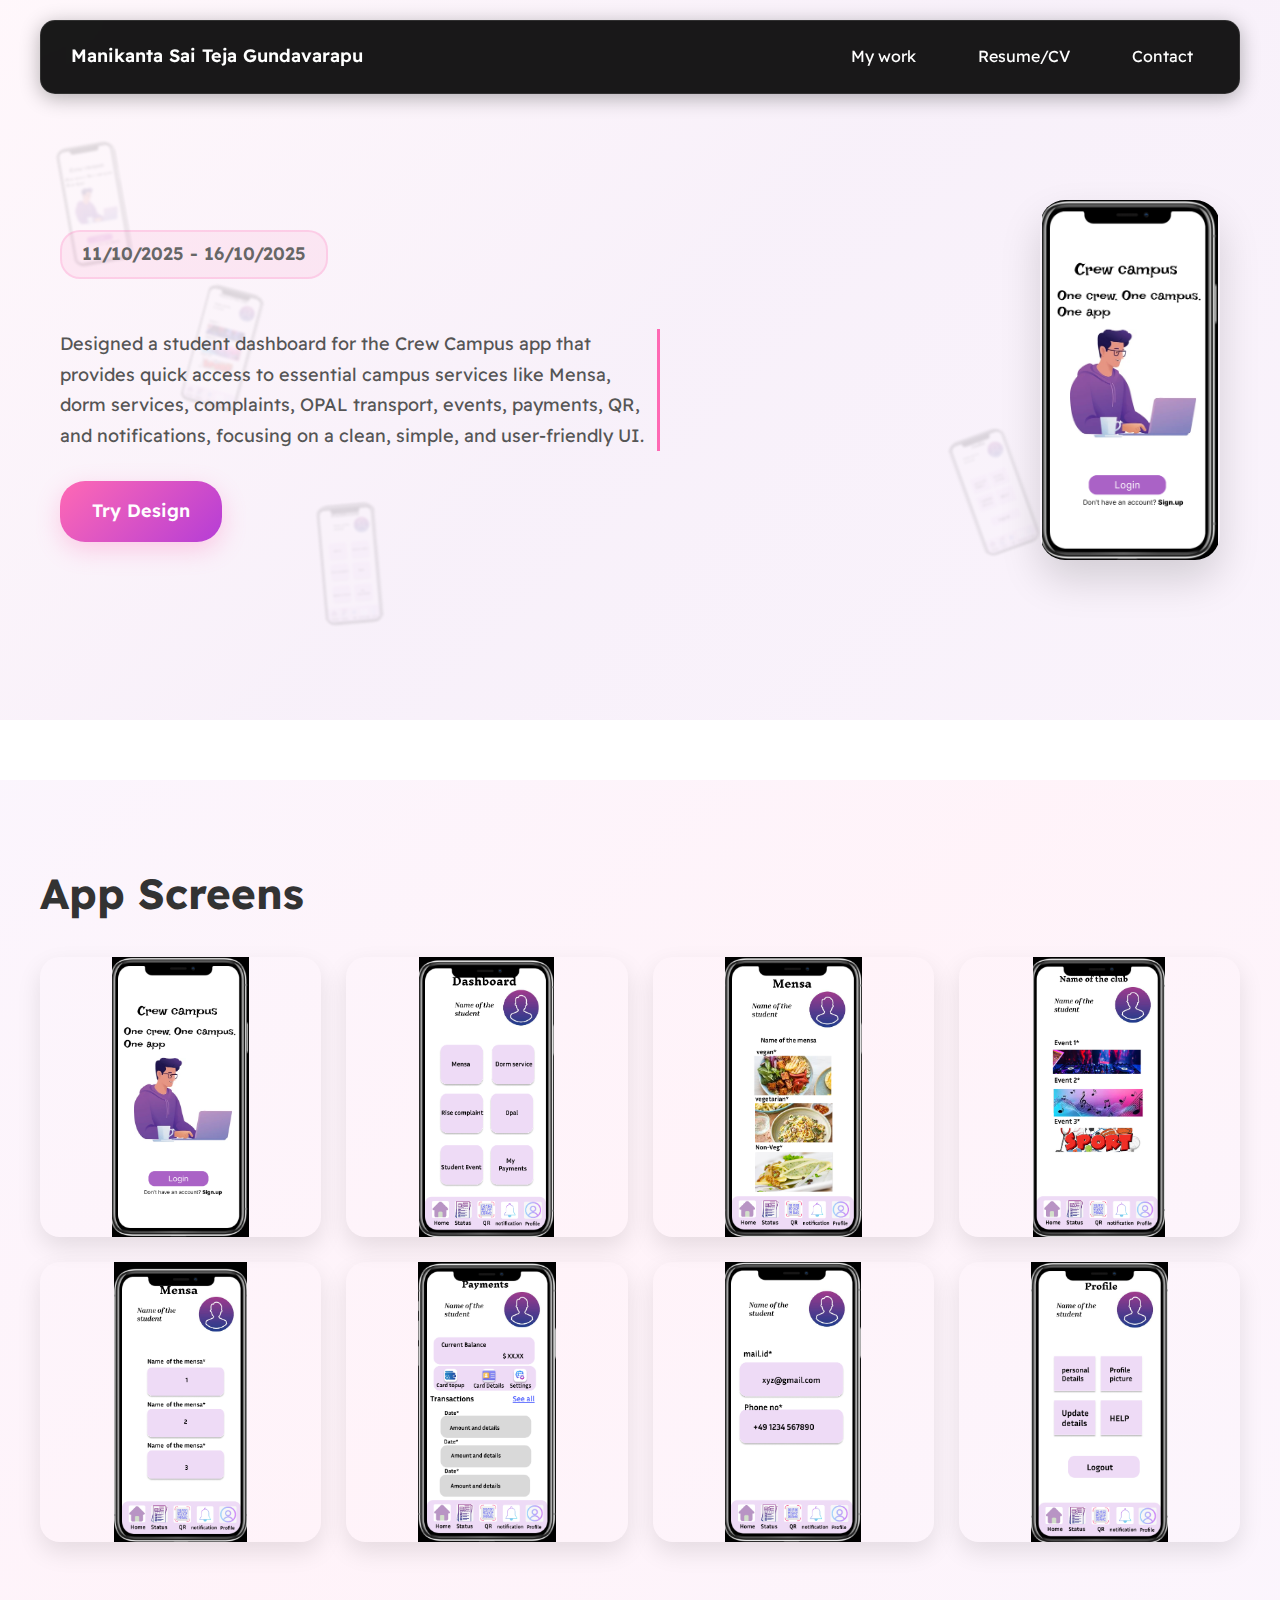
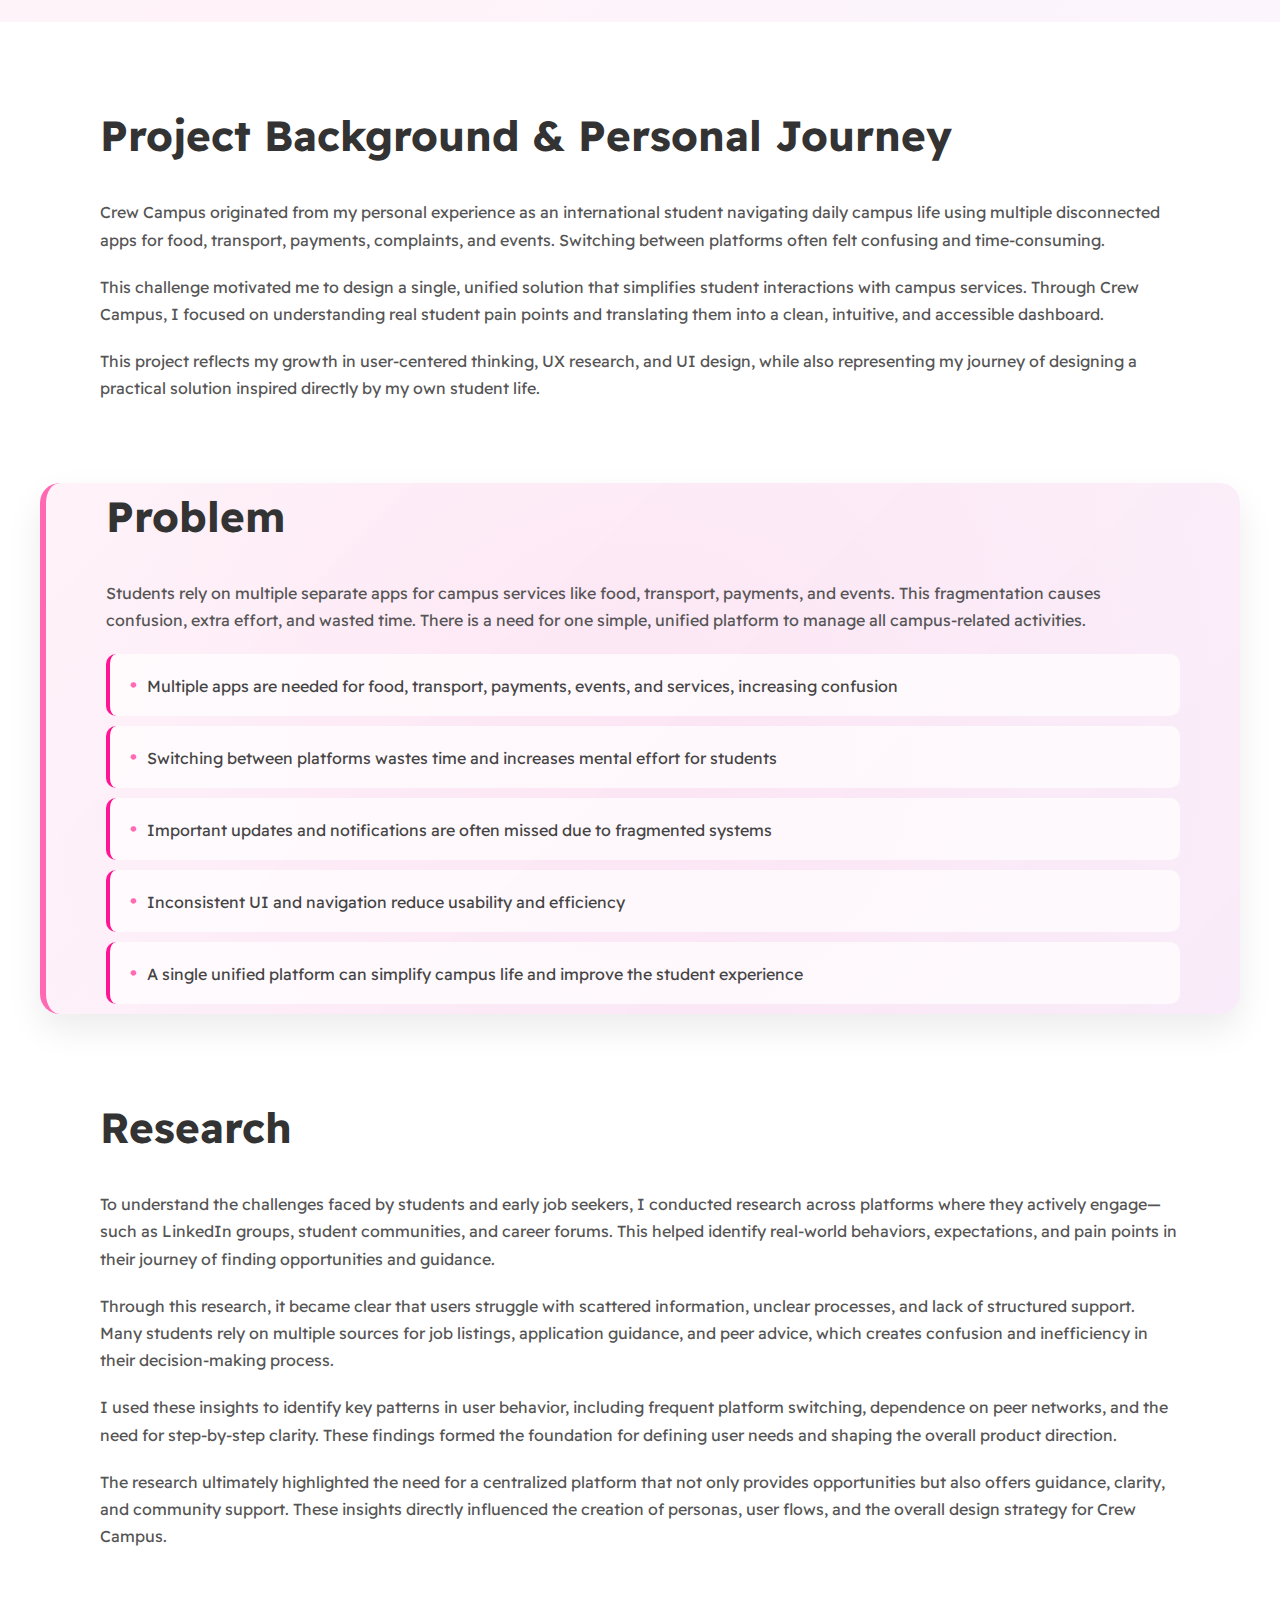
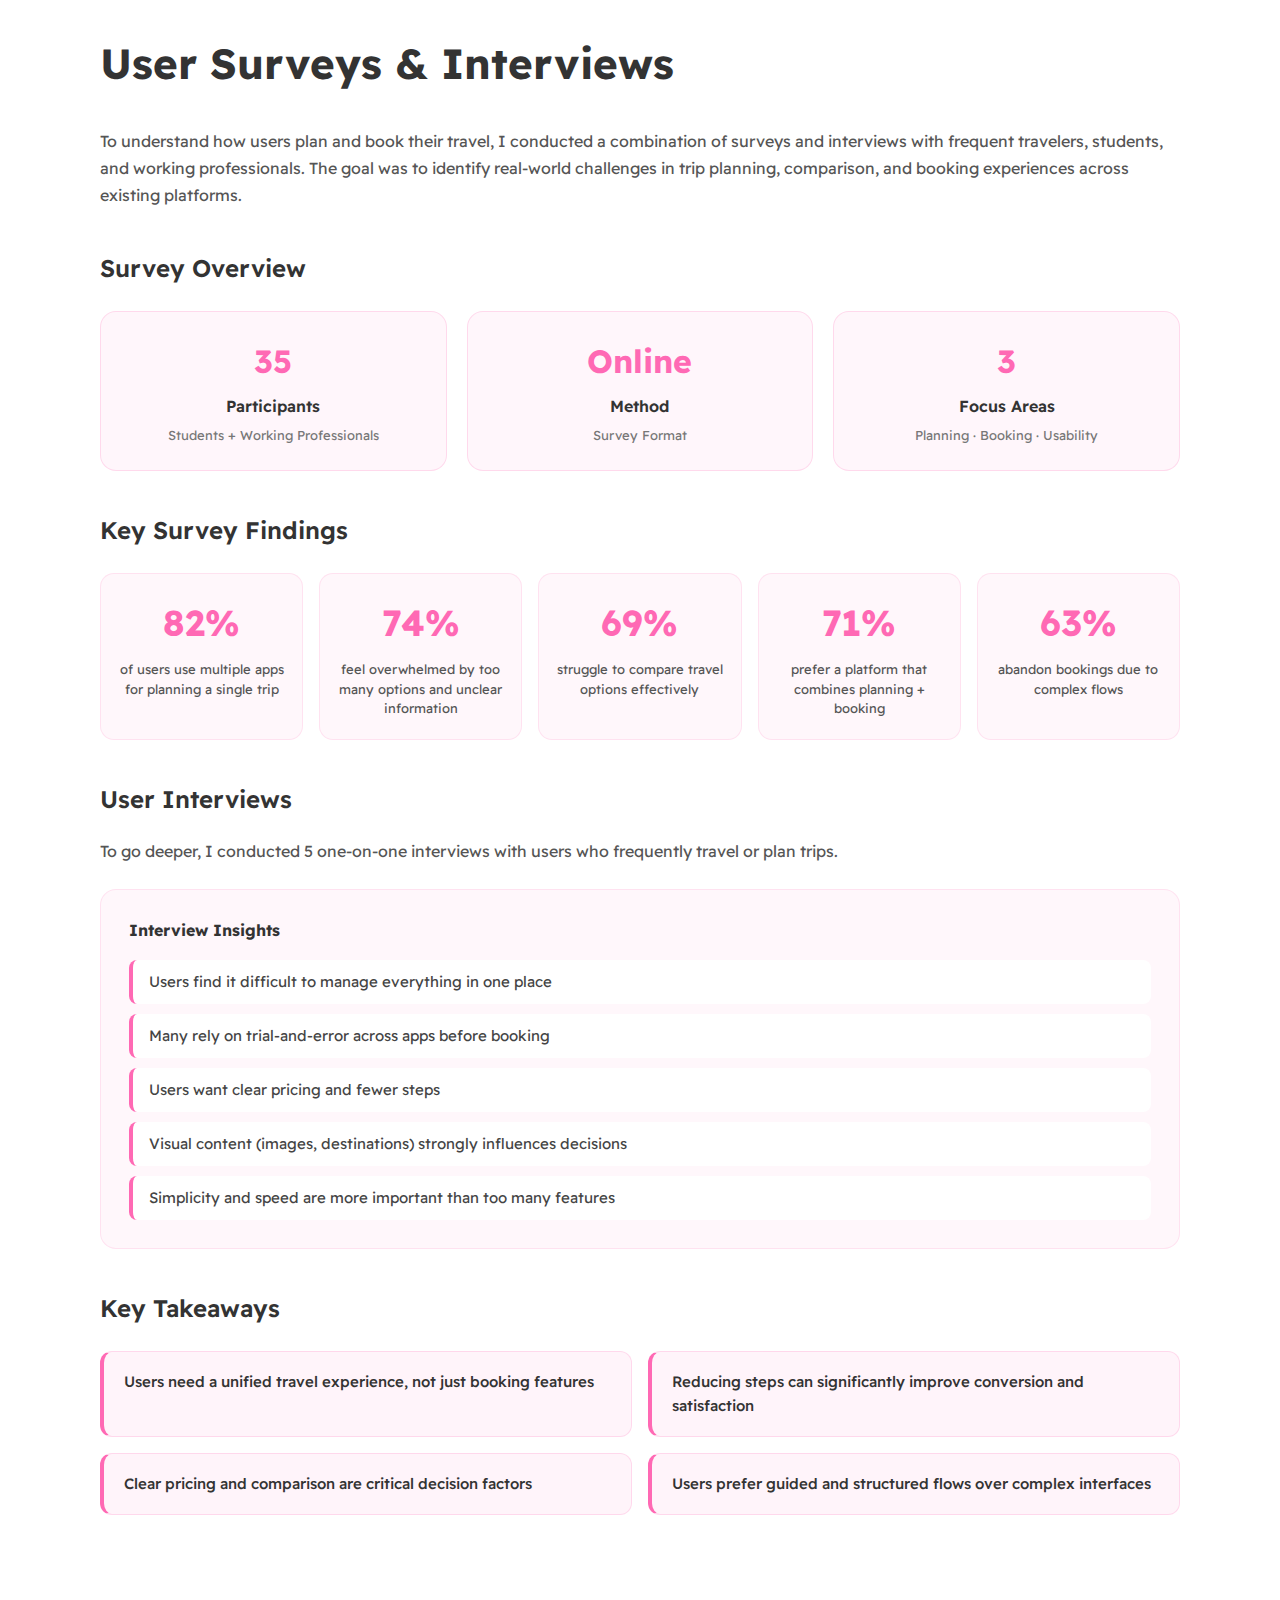
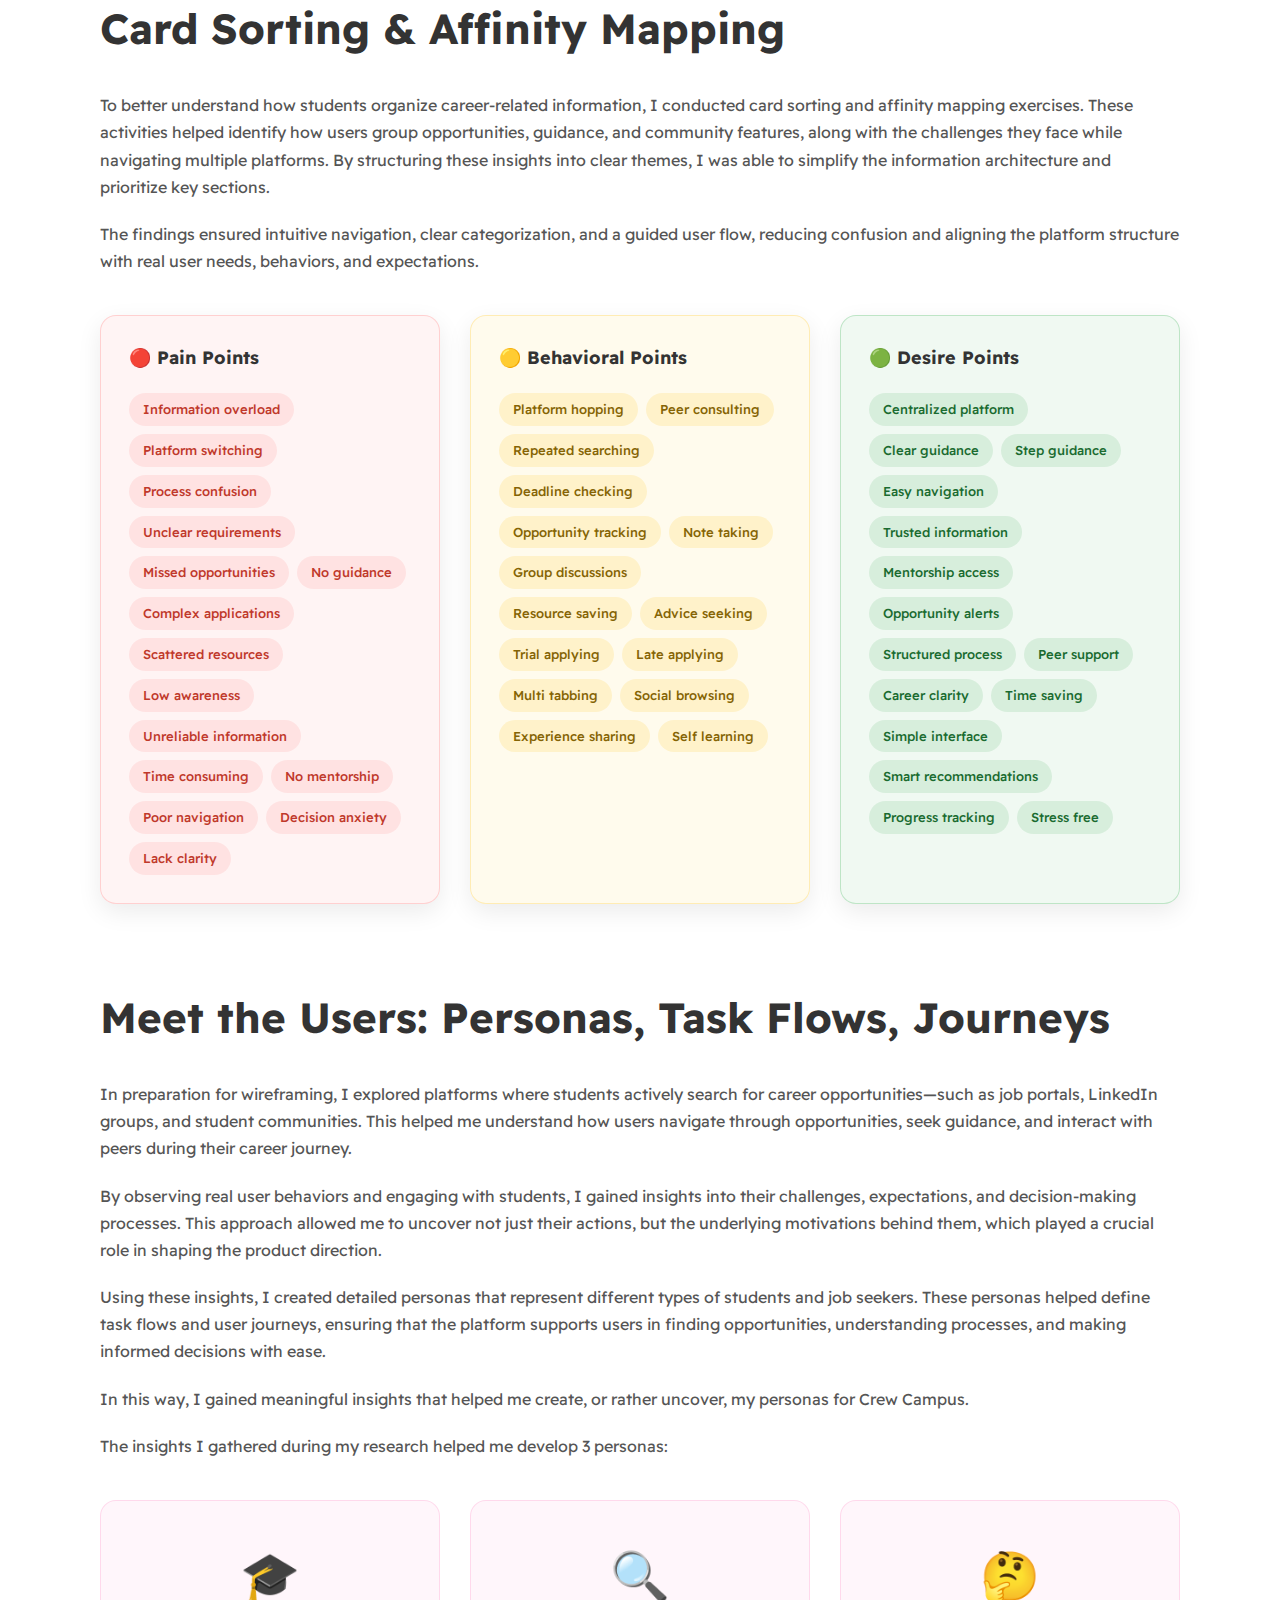
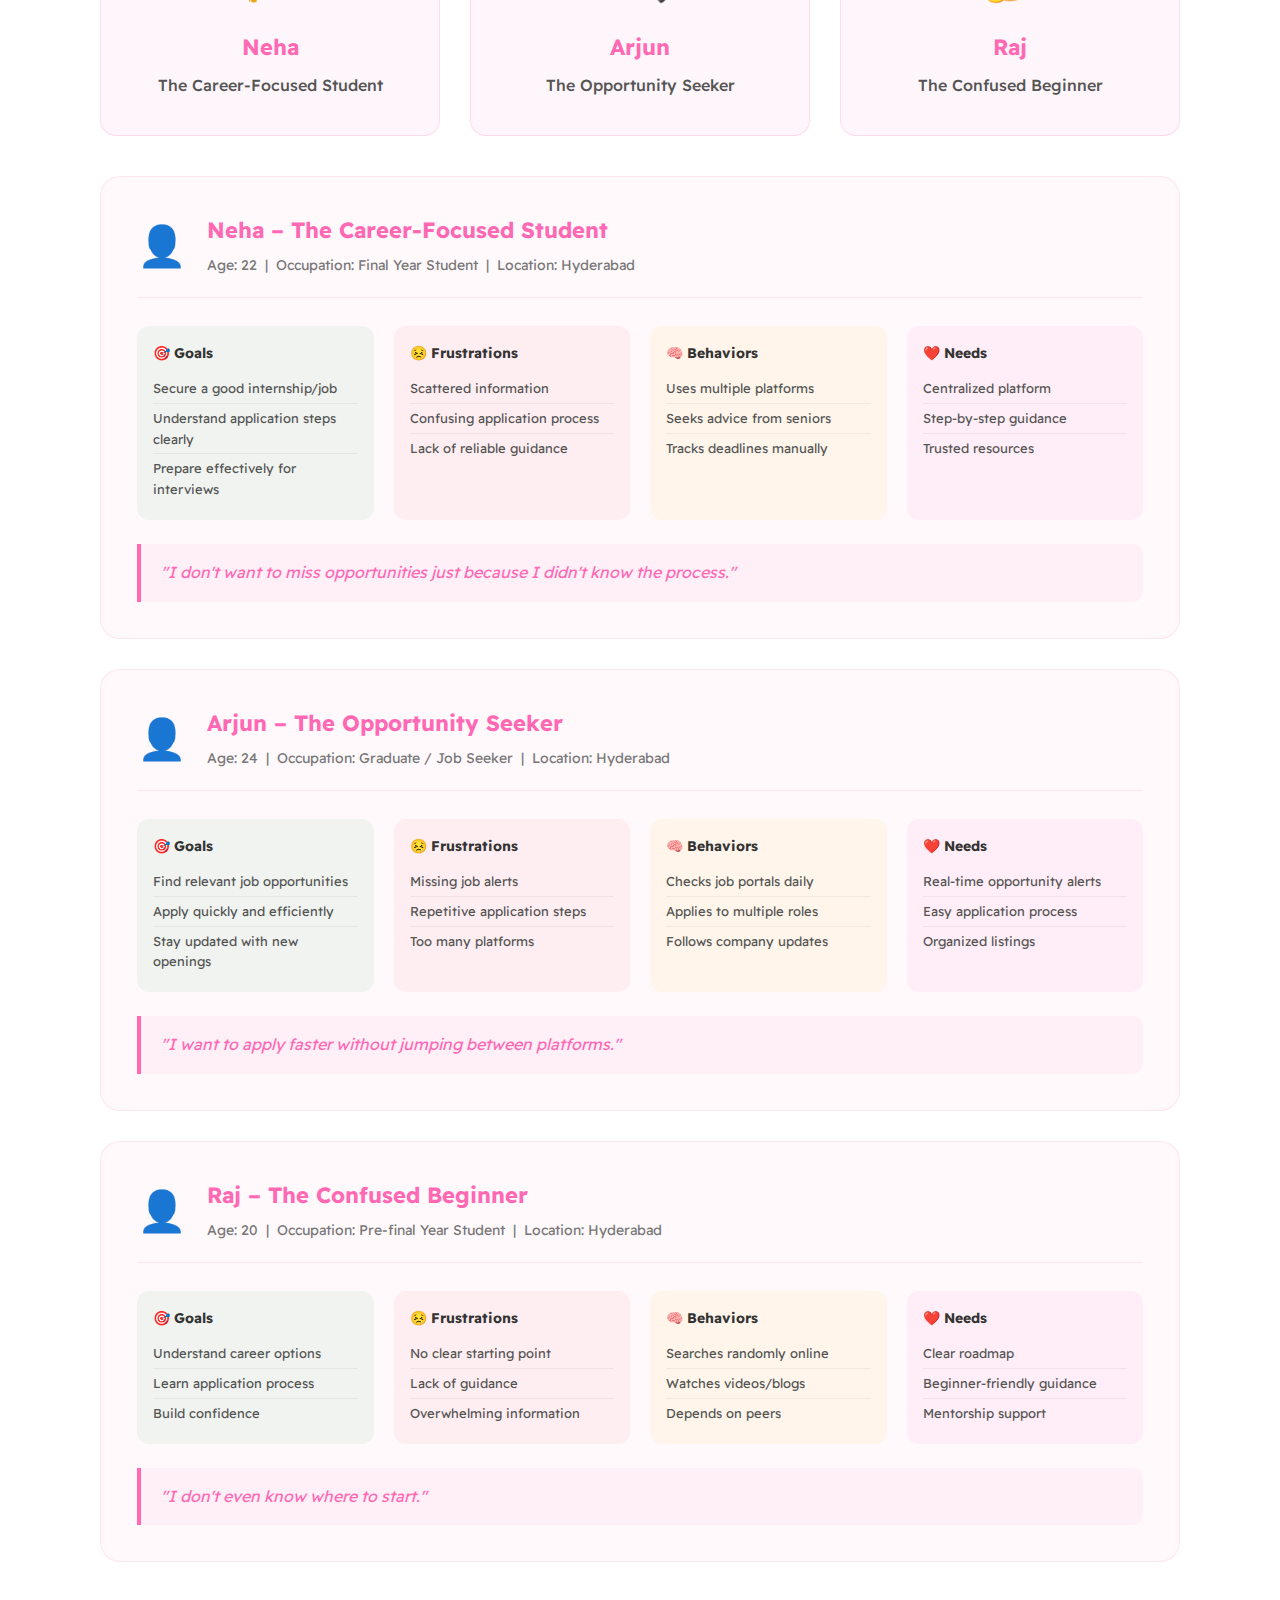
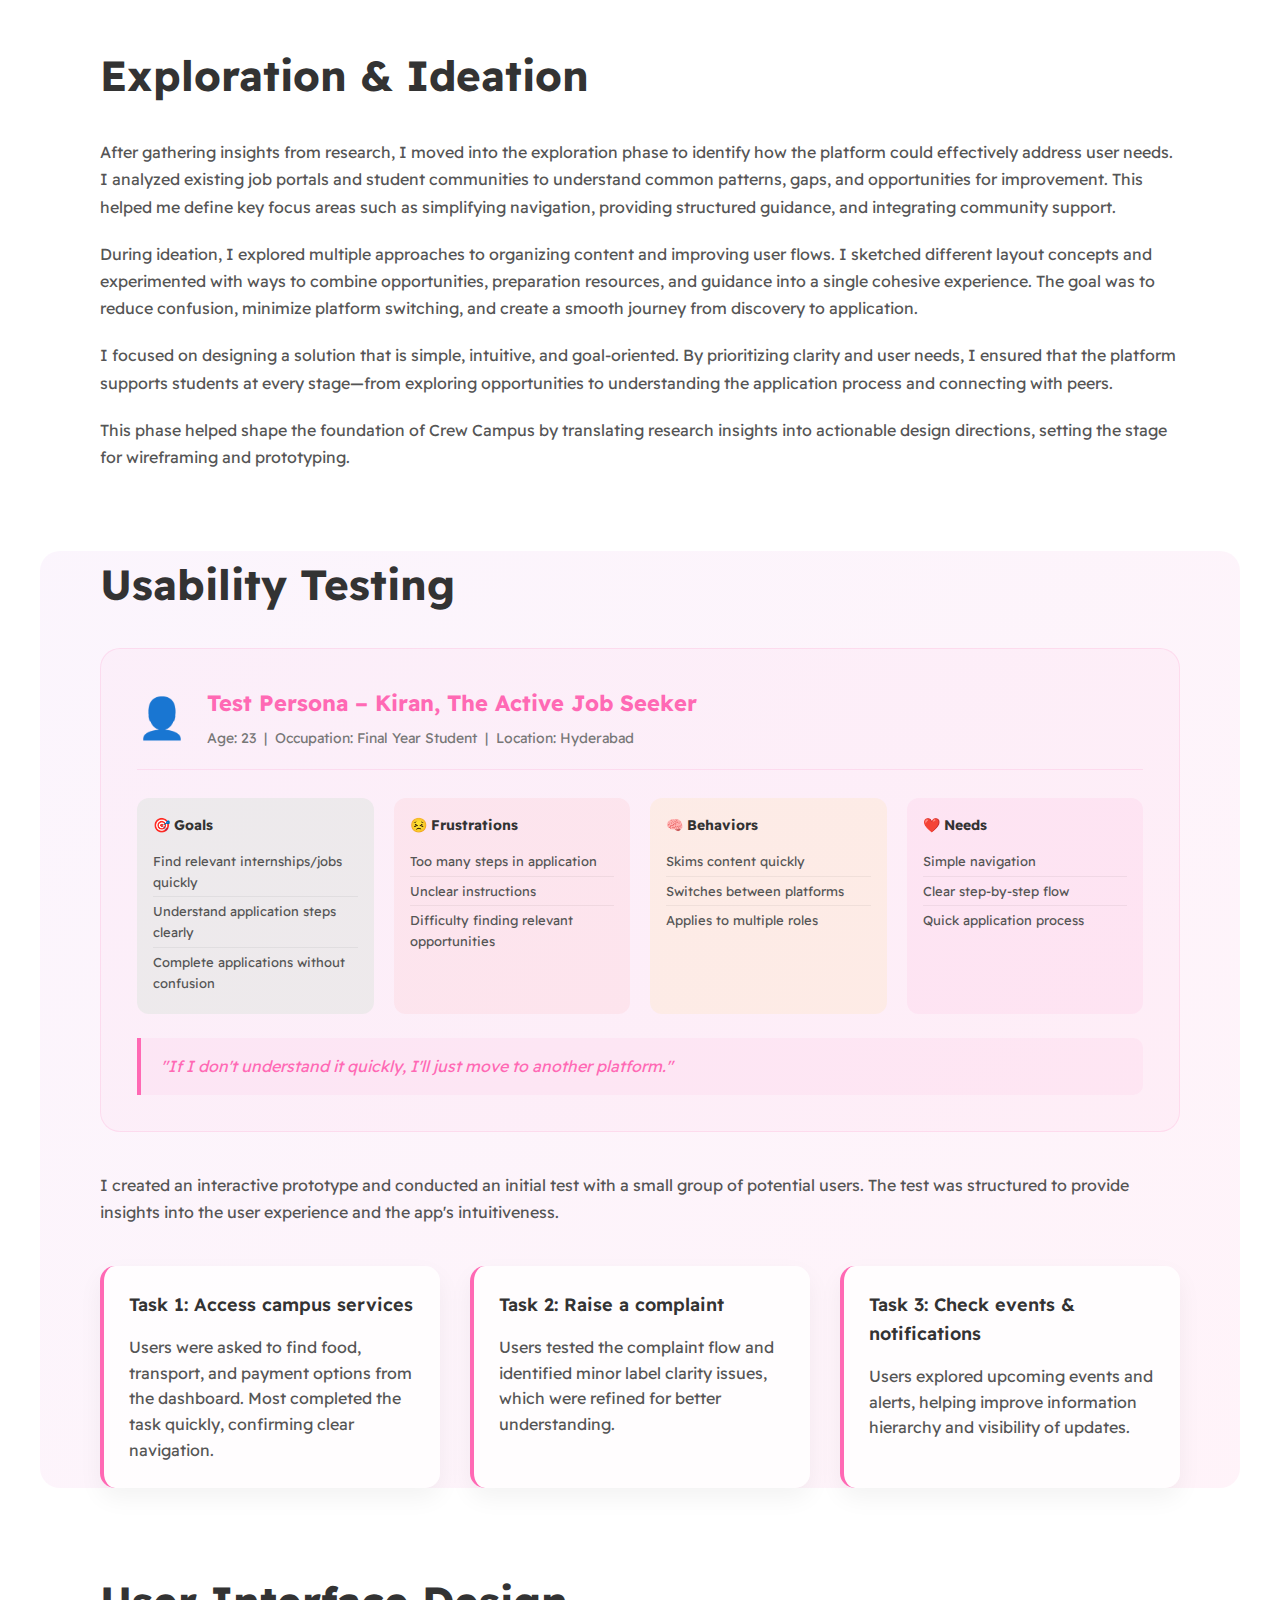
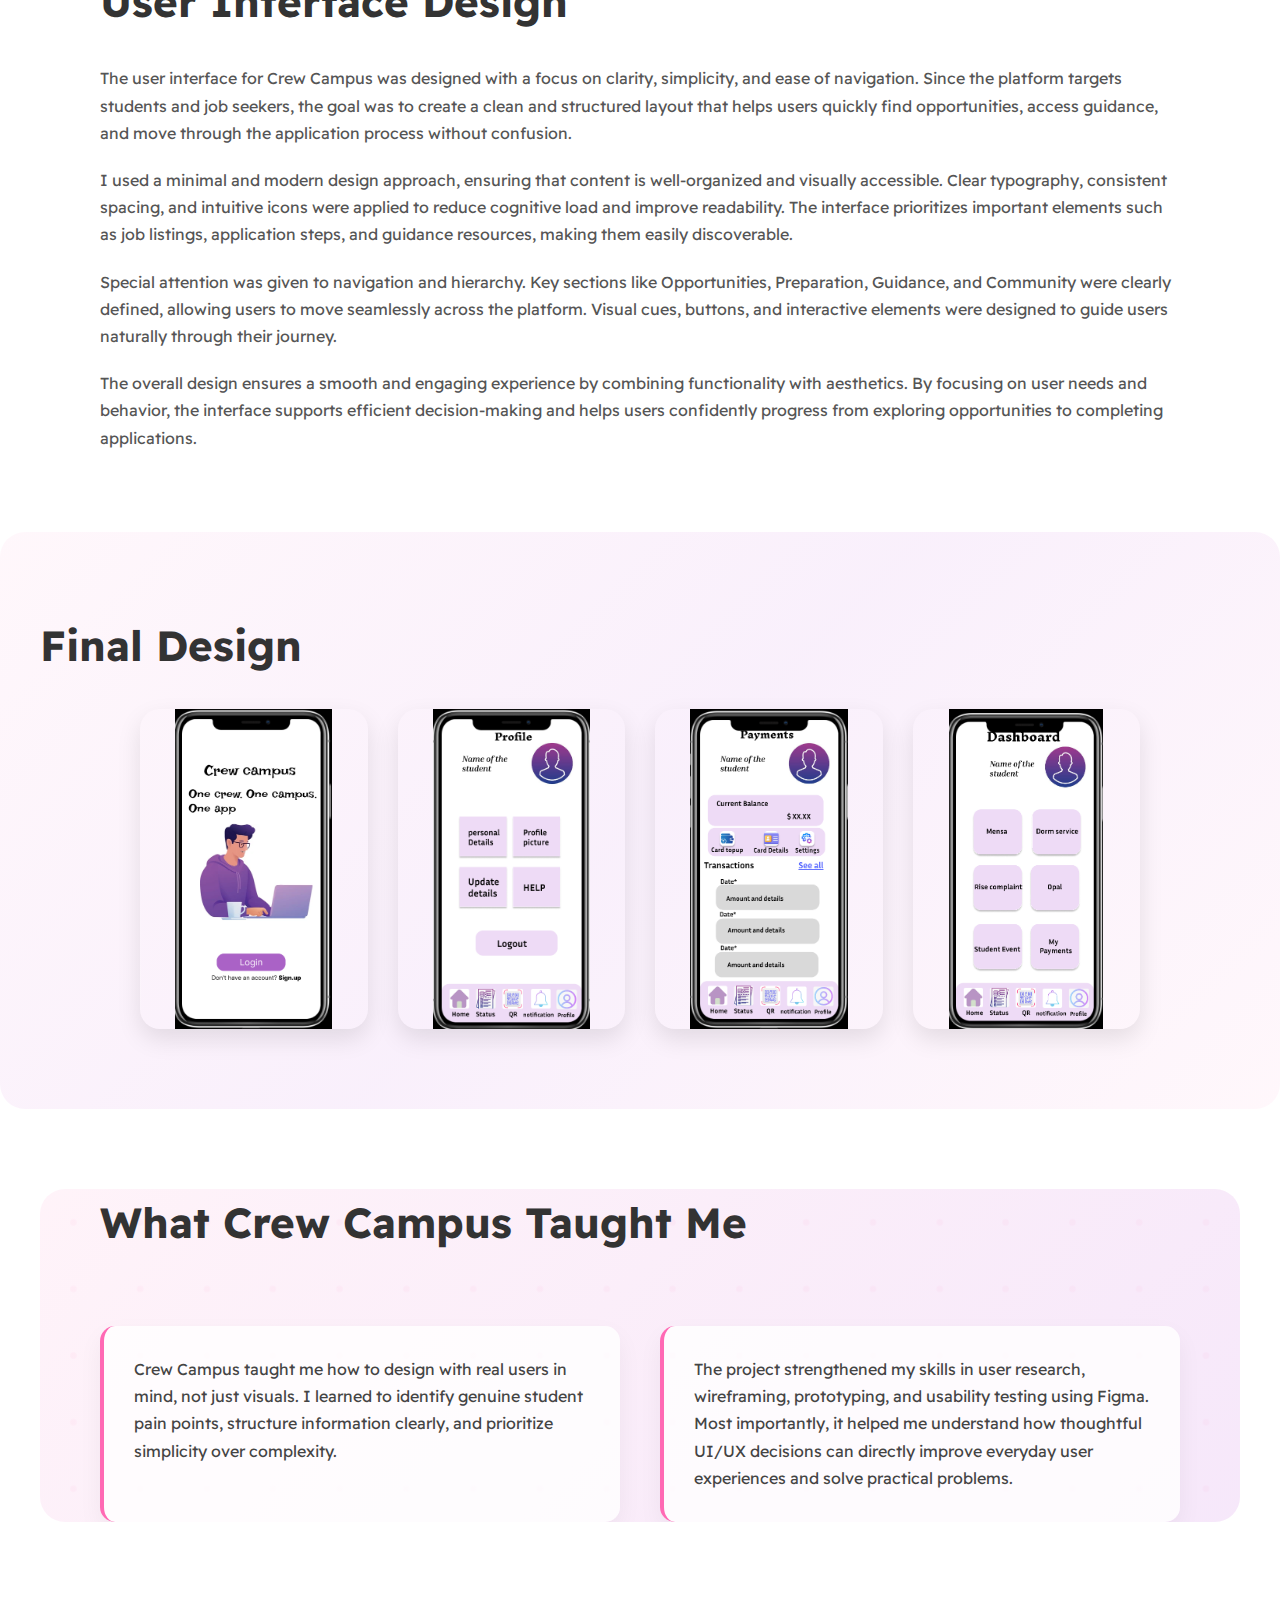
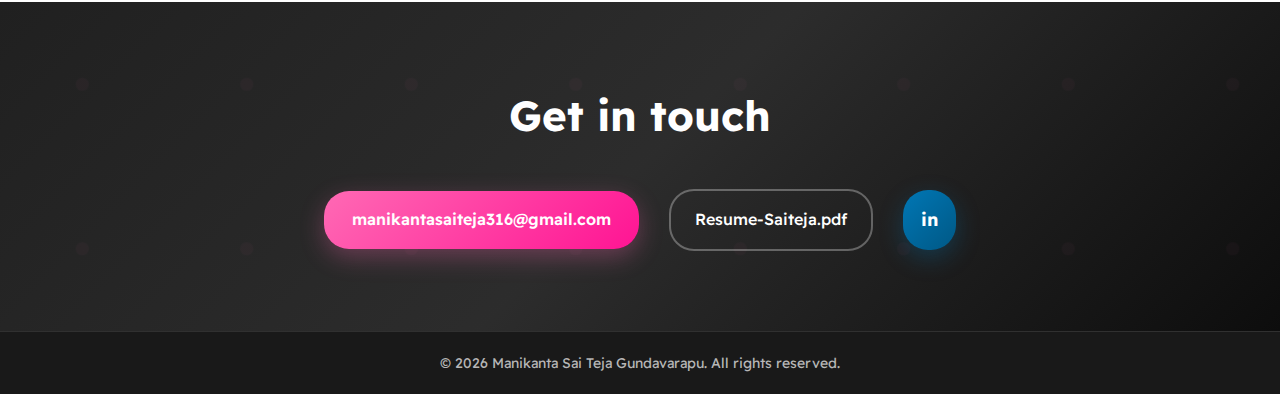
<file: crew-campus/index.html>
<!DOCTYPE html>
<html lang="en">
<head>
    <meta charset="UTF-8">
    <meta name="viewport" content="width=device-width, initial-scale=1.0">
    <title>Crew Campus - Case Study</title>
    <link href="https://fonts.googleapis.com/css?family=Readex+Pro:400,500,600,700,800&display=swap" rel="stylesheet" />
    <link href="./css/main.css" rel="stylesheet" />
</head>
<body>
    <div class="main-container">
        <!-- Navigation Header -->
        <nav class="nav-header">
            <div class="nav-container">
                <a href="../index.html" class="nav-name">Manikanta Sai Teja Gundavarapu</a>
                <div class="nav-links">
                    <a href="../index.html" class="nav-item">My work</a>
                    <a href="https://drive.google.com/file/d/1NpeDm72T-Vj5cLKjJ_gEIVXLvlxcW26d/view?usp=sharing" class="nav-item">Resume/CV</a>
                    <a href="../contact-page.html" class="nav-item">Contact</a>
                </div>
            </div>
        </nav>

        <!-- Hero Section -->
        <section class="hero-section">
            <div class="hero-background">
                <!-- Background mobile screens - smaller and more subtle -->
                <div class="bg-screen bg-screen-1"></div>
                <div class="bg-screen bg-screen-2"></div>
                <div class="bg-screen bg-screen-3"></div>
                <div class="bg-screen bg-screen-4"></div>
                <div class="bg-screen bg-screen-5"></div>
            </div>
            
            <div class="hero-content">
                <h1 class="project-title">Crew Campus</h1>
                <div class="project-date">11/10/2025 - 16/10/2025</div>
                <p class="project-description">Designed a student dashboard for the Crew Campus app that provides quick access to essential campus services like Mensa, dorm services, complaints, OPAL transport, events, payments, QR, and notifications, focusing on a clean, simple, and user-friendly UI.</p>
                <a href="https://www.figma.com/proto/g0pSU1VvMfBEaEFMmwjE1G/Untitled?node-id=58-141&t=J4knFZVGKHvaSsRM-1" target="_blank" class="try-design-button">Try Design</a>
            </div>
            
            <div class="hero-mobile">
                <div class="main-mobile-screen"></div>
            </div>
        </section>

        <!-- Mobile Screens Gallery -->
        <section class="mobile-gallery">
            <h2 class="section-title">App Screens</h2>
            <div class="mobile-screens-grid">
                <div class="mobile-screen screen-1"></div>
                <div class="mobile-screen screen-2"></div>
                <div class="mobile-screen screen-3"></div>
                <div class="mobile-screen screen-4"></div>
                <div class="mobile-screen screen-5"></div>
                <div class="mobile-screen screen-6"></div>
                <div class="mobile-screen screen-7"></div>
                <div class="mobile-screen screen-8"></div>
            </div>
        </section>

        <!-- Project Background -->
        <section class="content-section">
            <h2 class="section-title">Project Background & Personal Journey</h2>
            <p class="content-text">Crew Campus originated from my personal experience as an international student navigating daily campus life using multiple disconnected apps for food, transport, payments, complaints, and events. Switching between platforms often felt confusing and time-consuming.</p>
            
            <p class="content-text">This challenge motivated me to design a single, unified solution that simplifies student interactions with campus services. Through Crew Campus, I focused on understanding real student pain points and translating them into a clean, intuitive, and accessible dashboard.</p>
            
            <p class="content-text">This project reflects my growth in user-centered thinking, UX research, and UI design, while also representing my journey of designing a practical solution inspired directly by my own student life.</p>
        </section>

        <!-- Problem Section -->
        <section class="problem-section">
            <h2 class="section-title">Problem</h2>
            <p class="content-text">Students rely on multiple separate apps for campus services like food, transport, payments, and events. This fragmentation causes confusion, extra effort, and wasted time. There is a need for one simple, unified platform to manage all campus-related activities.</p>
            
            <div class="problem-points">
                <ul>
                    <li>Multiple apps are needed for food, transport, payments, events, and services, increasing confusion</li>
                    <li>Switching between platforms wastes time and increases mental effort for students</li>
                    <li>Important updates and notifications are often missed due to fragmented systems</li>
                    <li>Inconsistent UI and navigation reduce usability and efficiency</li>
                    <li>A single unified platform can simplify campus life and improve the student experience</li>
                </ul>
            </div>
        </section>

        <!-- Research Section -->
        <section class="content-section">
            <h2 class="section-title">Research</h2>
            <p class="content-text">To understand the challenges faced by students and early job seekers, I conducted research across platforms where they actively engage—such as LinkedIn groups, student communities, and career forums. This helped identify real-world behaviors, expectations, and pain points in their journey of finding opportunities and guidance.</p>
            <p class="content-text">Through this research, it became clear that users struggle with scattered information, unclear processes, and lack of structured support. Many students rely on multiple sources for job listings, application guidance, and peer advice, which creates confusion and inefficiency in their decision-making process.</p>
            <p class="content-text">I used these insights to identify key patterns in user behavior, including frequent platform switching, dependence on peer networks, and the need for step-by-step clarity. These findings formed the foundation for defining user needs and shaping the overall product direction.</p>
            <p class="content-text">The research ultimately highlighted the need for a centralized platform that not only provides opportunities but also offers guidance, clarity, and community support. These insights directly influenced the creation of personas, user flows, and the overall design strategy for Crew Campus.</p>
        </section>

        <!-- User Surveys & Interviews -->
        <section class="content-section">
            <h2 class="section-title">User Surveys & Interviews</h2>
            <p class="content-text">To understand how users plan and book their travel, I conducted a combination of surveys and interviews with frequent travelers, students, and working professionals. The goal was to identify real-world challenges in trip planning, comparison, and booking experiences across existing platforms.</p>

            <h3 class="subsection-title">Survey Overview</h3>
            <div class="survey-overview-grid">
                <div class="survey-stat-card">
                    <span class="survey-stat-number">35</span>
                    <span class="survey-stat-label">Participants</span>
                    <span class="survey-stat-sub">Students + Working Professionals</span>
                </div>
                <div class="survey-stat-card">
                    <span class="survey-stat-number">Online</span>
                    <span class="survey-stat-label">Method</span>
                    <span class="survey-stat-sub">Survey Format</span>
                </div>
                <div class="survey-stat-card">
                    <span class="survey-stat-number">3</span>
                    <span class="survey-stat-label">Focus Areas</span>
                    <span class="survey-stat-sub">Planning · Booking · Usability</span>
                </div>
            </div>

            <h3 class="subsection-title">Key Survey Findings</h3>
            <div class="survey-findings-grid">
                <div class="finding-card"><span class="finding-percent">82%</span><p>of users use multiple apps for planning a single trip</p></div>
                <div class="finding-card"><span class="finding-percent">74%</span><p>feel overwhelmed by too many options and unclear information</p></div>
                <div class="finding-card"><span class="finding-percent">69%</span><p>struggle to compare travel options effectively</p></div>
                <div class="finding-card"><span class="finding-percent">71%</span><p>prefer a platform that combines planning + booking</p></div>
                <div class="finding-card"><span class="finding-percent">63%</span><p>abandon bookings due to complex flows</p></div>
            </div>

            <h3 class="subsection-title">User Interviews</h3>
            <p class="content-text">To go deeper, I conducted 5 one-on-one interviews with users who frequently travel or plan trips.</p>
            <div class="interview-insights">
                <h4 class="insights-title">Interview Insights</h4>
                <ul class="insights-list">
                    <li>Users find it difficult to manage everything in one place</li>
                    <li>Many rely on trial-and-error across apps before booking</li>
                    <li>Users want clear pricing and fewer steps</li>
                    <li>Visual content (images, destinations) strongly influences decisions</li>
                    <li>Simplicity and speed are more important than too many features</li>
                </ul>
            </div>

            <h3 class="subsection-title">Key Takeaways</h3>
            <div class="takeaways-grid">
                <div class="takeaway-card">Users need a unified travel experience, not just booking features</div>
                <div class="takeaway-card">Reducing steps can significantly improve conversion and satisfaction</div>
                <div class="takeaway-card">Clear pricing and comparison are critical decision factors</div>
                <div class="takeaway-card">Users prefer guided and structured flows over complex interfaces</div>
            </div>
        </section>

        <!-- Card Sorting & Affinity Mapping -->
        <section class="content-section">
            <h2 class="section-title">Card Sorting & Affinity Mapping</h2>
            <p class="content-text">To better understand how students organize career-related information, I conducted card sorting and affinity mapping exercises. These activities helped identify how users group opportunities, guidance, and community features, along with the challenges they face while navigating multiple platforms. By structuring these insights into clear themes, I was able to simplify the information architecture and prioritize key sections.</p>
            <p class="content-text">The findings ensured intuitive navigation, clear categorization, and a guided user flow, reducing confusion and aligning the platform structure with real user needs, behaviors, and expectations.</p>

            <div class="affinity-grid">
                <div class="affinity-card pain">
                    <h3 class="affinity-title">🔴 Pain Points</h3>
                    <ul class="affinity-list">
                        <li>Information overload</li><li>Platform switching</li><li>Process confusion</li>
                        <li>Unclear requirements</li><li>Missed opportunities</li><li>No guidance</li>
                        <li>Complex applications</li><li>Scattered resources</li><li>Low awareness</li>
                        <li>Unreliable information</li><li>Time consuming</li><li>No mentorship</li>
                        <li>Poor navigation</li><li>Decision anxiety</li><li>Lack clarity</li>
                    </ul>
                </div>
                <div class="affinity-card behavioral">
                    <h3 class="affinity-title">🟡 Behavioral Points</h3>
                    <ul class="affinity-list">
                        <li>Platform hopping</li><li>Peer consulting</li><li>Repeated searching</li>
                        <li>Deadline checking</li><li>Opportunity tracking</li><li>Note taking</li>
                        <li>Group discussions</li><li>Resource saving</li><li>Advice seeking</li>
                        <li>Trial applying</li><li>Late applying</li><li>Multi tabbing</li>
                        <li>Social browsing</li><li>Experience sharing</li><li>Self learning</li>
                    </ul>
                </div>
                <div class="affinity-card desire">
                    <h3 class="affinity-title">🟢 Desire Points</h3>
                    <ul class="affinity-list">
                        <li>Centralized platform</li><li>Clear guidance</li><li>Step guidance</li>
                        <li>Easy navigation</li><li>Trusted information</li><li>Mentorship access</li>
                        <li>Opportunity alerts</li><li>Structured process</li><li>Peer support</li>
                        <li>Career clarity</li><li>Time saving</li><li>Simple interface</li>
                        <li>Smart recommendations</li><li>Progress tracking</li><li>Stress free</li>
                    </ul>
                </div>
            </div>
        </section>

        <!-- Meet the Users Section -->
        <section class="content-section">
            <h2 class="section-title">Meet the Users: Personas, Task Flows, Journeys</h2>
            <p class="content-text">In preparation for wireframing, I explored platforms where students actively search for career opportunities—such as job portals, LinkedIn groups, and student communities. This helped me understand how users navigate through opportunities, seek guidance, and interact with peers during their career journey.</p>
            <p class="content-text">By observing real user behaviors and engaging with students, I gained insights into their challenges, expectations, and decision-making processes. This approach allowed me to uncover not just their actions, but the underlying motivations behind them, which played a crucial role in shaping the product direction.</p>
            <p class="content-text">Using these insights, I created detailed personas that represent different types of students and job seekers. These personas helped define task flows and user journeys, ensuring that the platform supports users in finding opportunities, understanding processes, and making informed decisions with ease.</p>
            <p class="content-text">In this way, I gained meaningful insights that helped me create, or rather uncover, my personas for Crew Campus.</p>
            <p class="content-text">The insights I gathered during my research helped me develop 3 personas:</p>

            <div class="personas-grid">
                <div class="persona-card">
                    <div class="persona-avatar">🎓</div>
                    <h3 class="persona-name">Neha</h3>
                    <p class="persona-role">The Career-Focused Student</p>
                </div>
                <div class="persona-card">
                    <div class="persona-avatar">🔍</div>
                    <h3 class="persona-name">Arjun</h3>
                    <p class="persona-role">The Opportunity Seeker</p>
                </div>
                <div class="persona-card">
                    <div class="persona-avatar">🤔</div>
                    <h3 class="persona-name">Raj</h3>
                    <p class="persona-role">The Confused Beginner</p>
                </div>
            </div>

            <!-- Detailed Personas -->
            <div class="detailed-personas">

                <!-- Neha -->
                <div class="detailed-persona-card">
                    <div class="dp-header">
                        <span class="dp-avatar">👤</span>
                        <div>
                            <h3 class="dp-name">Neha – The Career-Focused Student</h3>
                            <p class="dp-meta">Age: 22 &nbsp;|&nbsp; Occupation: Final Year Student &nbsp;|&nbsp; Location: Hyderabad</p>
                        </div>
                    </div>
                    <div class="dp-grid">
                        <div class="dp-block goals"><h4>🎯 Goals</h4><ul><li>Secure a good internship/job</li><li>Understand application steps clearly</li><li>Prepare effectively for interviews</li></ul></div>
                        <div class="dp-block frustrations"><h4>😣 Frustrations</h4><ul><li>Scattered information</li><li>Confusing application process</li><li>Lack of reliable guidance</li></ul></div>
                        <div class="dp-block behaviors"><h4>🧠 Behaviors</h4><ul><li>Uses multiple platforms</li><li>Seeks advice from seniors</li><li>Tracks deadlines manually</li></ul></div>
                        <div class="dp-block needs"><h4>❤️ Needs</h4><ul><li>Centralized platform</li><li>Step-by-step guidance</li><li>Trusted resources</li></ul></div>
                    </div>
                    <div class="dp-quote">"I don't want to miss opportunities just because I didn't know the process."</div>
                </div>

                <!-- Arjun -->
                <div class="detailed-persona-card">
                    <div class="dp-header">
                        <span class="dp-avatar">👤</span>
                        <div>
                            <h3 class="dp-name">Arjun – The Opportunity Seeker</h3>
                            <p class="dp-meta">Age: 24 &nbsp;|&nbsp; Occupation: Graduate / Job Seeker &nbsp;|&nbsp; Location: Hyderabad</p>
                        </div>
                    </div>
                    <div class="dp-grid">
                        <div class="dp-block goals"><h4>🎯 Goals</h4><ul><li>Find relevant job opportunities</li><li>Apply quickly and efficiently</li><li>Stay updated with new openings</li></ul></div>
                        <div class="dp-block frustrations"><h4>😣 Frustrations</h4><ul><li>Missing job alerts</li><li>Repetitive application steps</li><li>Too many platforms</li></ul></div>
                        <div class="dp-block behaviors"><h4>🧠 Behaviors</h4><ul><li>Checks job portals daily</li><li>Applies to multiple roles</li><li>Follows company updates</li></ul></div>
                        <div class="dp-block needs"><h4>❤️ Needs</h4><ul><li>Real-time opportunity alerts</li><li>Easy application process</li><li>Organized listings</li></ul></div>
                    </div>
                    <div class="dp-quote">"I want to apply faster without jumping between platforms."</div>
                </div>

                <!-- Raj -->
                <div class="detailed-persona-card">
                    <div class="dp-header">
                        <span class="dp-avatar">👤</span>
                        <div>
                            <h3 class="dp-name">Raj – The Confused Beginner</h3>
                            <p class="dp-meta">Age: 20 &nbsp;|&nbsp; Occupation: Pre-final Year Student &nbsp;|&nbsp; Location: Hyderabad</p>
                        </div>
                    </div>
                    <div class="dp-grid">
                        <div class="dp-block goals"><h4>🎯 Goals</h4><ul><li>Understand career options</li><li>Learn application process</li><li>Build confidence</li></ul></div>
                        <div class="dp-block frustrations"><h4>😣 Frustrations</h4><ul><li>No clear starting point</li><li>Lack of guidance</li><li>Overwhelming information</li></ul></div>
                        <div class="dp-block behaviors"><h4>🧠 Behaviors</h4><ul><li>Searches randomly online</li><li>Watches videos/blogs</li><li>Depends on peers</li></ul></div>
                        <div class="dp-block needs"><h4>❤️ Needs</h4><ul><li>Clear roadmap</li><li>Beginner-friendly guidance</li><li>Mentorship support</li></ul></div>
                    </div>
                    <div class="dp-quote">"I don't even know where to start."</div>
                </div>

            </div>
        </section>

        <!-- Exploration & Ideation -->
        <section class="content-section">
            <h2 class="section-title">Exploration & Ideation</h2>
            <p class="content-text">After gathering insights from research, I moved into the exploration phase to identify how the platform could effectively address user needs. I analyzed existing job portals and student communities to understand common patterns, gaps, and opportunities for improvement. This helped me define key focus areas such as simplifying navigation, providing structured guidance, and integrating community support.</p>
            <p class="content-text">During ideation, I explored multiple approaches to organizing content and improving user flows. I sketched different layout concepts and experimented with ways to combine opportunities, preparation resources, and guidance into a single cohesive experience. The goal was to reduce confusion, minimize platform switching, and create a smooth journey from discovery to application.</p>
            <p class="content-text">I focused on designing a solution that is simple, intuitive, and goal-oriented. By prioritizing clarity and user needs, I ensured that the platform supports students at every stage—from exploring opportunities to understanding the application process and connecting with peers.</p>
            <p class="content-text">This phase helped shape the foundation of Crew Campus by translating research insights into actionable design directions, setting the stage for wireframing and prototyping.</p>
        </section>

        <!-- Usability Testing -->
        <section class="testing-section">
            <h2 class="section-title">Usability Testing</h2>

            <!-- Test Persona -->
            <div class="detailed-persona-card" style="margin-bottom: 40px;">
                <div class="dp-header">
                    <span class="dp-avatar">👤</span>
                    <div>
                        <h3 class="dp-name">Test Persona – Kiran, The Active Job Seeker</h3>
                        <p class="dp-meta">Age: 23 &nbsp;|&nbsp; Occupation: Final Year Student &nbsp;|&nbsp; Location: Hyderabad</p>
                    </div>
                </div>
                <div class="dp-grid">
                    <div class="dp-block goals"><h4>🎯 Goals</h4><ul><li>Find relevant internships/jobs quickly</li><li>Understand application steps clearly</li><li>Complete applications without confusion</li></ul></div>
                    <div class="dp-block frustrations"><h4>😣 Frustrations</h4><ul><li>Too many steps in application</li><li>Unclear instructions</li><li>Difficulty finding relevant opportunities</li></ul></div>
                    <div class="dp-block behaviors"><h4>🧠 Behaviors</h4><ul><li>Skims content quickly</li><li>Switches between platforms</li><li>Applies to multiple roles</li></ul></div>
                    <div class="dp-block needs"><h4>❤️ Needs</h4><ul><li>Simple navigation</li><li>Clear step-by-step flow</li><li>Quick application process</li></ul></div>
                </div>
                <div class="dp-quote">"If I don't understand it quickly, I'll just move to another platform."</div>
            </div>

            <p class="content-text">I created an interactive prototype and conducted an initial test with a small group of potential users. The test was structured to provide insights into the user experience and the app's intuitiveness.</p>
            
            <div class="testing-tasks">
                <div class="task">
                    <h4>Task 1: Access campus services</h4>
                    <p>Users were asked to find food, transport, and payment options from the dashboard. Most completed the task quickly, confirming clear navigation.</p>
                </div>
                <div class="task">
                    <h4>Task 2: Raise a complaint</h4>
                    <p>Users tested the complaint flow and identified minor label clarity issues, which were refined for better understanding.</p>
                </div>
                <div class="task">
                    <h4>Task 3: Check events & notifications</h4>
                    <p>Users explored upcoming events and alerts, helping improve information hierarchy and visibility of updates.</p>
                </div>
            </div>
        </section>

        <!-- User Interface Design -->
        <section class="content-section">
            <h2 class="section-title">User Interface Design</h2>
            <p class="content-text">The user interface for Crew Campus was designed with a focus on clarity, simplicity, and ease of navigation. Since the platform targets students and job seekers, the goal was to create a clean and structured layout that helps users quickly find opportunities, access guidance, and move through the application process without confusion.</p>
            <p class="content-text">I used a minimal and modern design approach, ensuring that content is well-organized and visually accessible. Clear typography, consistent spacing, and intuitive icons were applied to reduce cognitive load and improve readability. The interface prioritizes important elements such as job listings, application steps, and guidance resources, making them easily discoverable.</p>
            <p class="content-text">Special attention was given to navigation and hierarchy. Key sections like Opportunities, Preparation, Guidance, and Community were clearly defined, allowing users to move seamlessly across the platform. Visual cues, buttons, and interactive elements were designed to guide users naturally through their journey.</p>
            <p class="content-text">The overall design ensures a smooth and engaging experience by combining functionality with aesthetics. By focusing on user needs and behavior, the interface supports efficient decision-making and helps users confidently progress from exploring opportunities to completing applications.</p>
        </section>

        <!-- Final Screens -->
        <section class="final-gallery">
            <h2 class="section-title">Final Design</h2>
            <div class="final-screens-grid">
                <div class="final-screen final-1"></div>
                <div class="final-screen final-2"></div>
                <div class="final-screen final-3"></div>
                <div class="final-screen final-4"></div>
            </div>
        </section>

        <!-- Learnings -->
        <section class="learnings-section">
            <h2 class="section-title">What Crew Campus Taught Me</h2>
            <div class="learnings-content">
                <div class="learning-item">
                    <p>Crew Campus taught me how to design with real users in mind, not just visuals. I learned to identify genuine student pain points, structure information clearly, and prioritize simplicity over complexity.</p>
                </div>
                <div class="learning-item">
                    <p>The project strengthened my skills in user research, wireframing, prototyping, and usability testing using Figma. Most importantly, it helped me understand how thoughtful UI/UX decisions can directly improve everyday user experiences and solve practical problems.</p>
                </div>
            </div>
        </section>

        <!-- Contact Section -->
        <section class="contact-section">
            <div class="contact-content">
                <h2 class="contact-title">Get in touch</h2>
                <div class="contact-info">
                    <a href="mailto:manikantasaiteja316@gmail.com" class="contact-email">manikantasaiteja316@gmail.com</a>
                    <a href="https://drive.google.com/file/d/1NpeDm72T-Vj5cLKjJ_gEIVXLvlxcW26d/view?usp=sharing" class="contact-resume">Resume-Saiteja.pdf</a>
                    <a href="https://www.linkedin.com/in/saiteja191" class="linkedin-icon">in</a>
                </div>
            </div>
        </section>
    </div>

    <!-- Copyright Footer -->
    <div class="footer-copyright">
        <div class="copyright-content">
            <p>&copy; 2026 Manikanta Sai Teja Gundavarapu. All rights reserved.</p>
        </div>
    </div>
    
    <script src="./js/animations.js"></script>
</body>
</html>
</file>
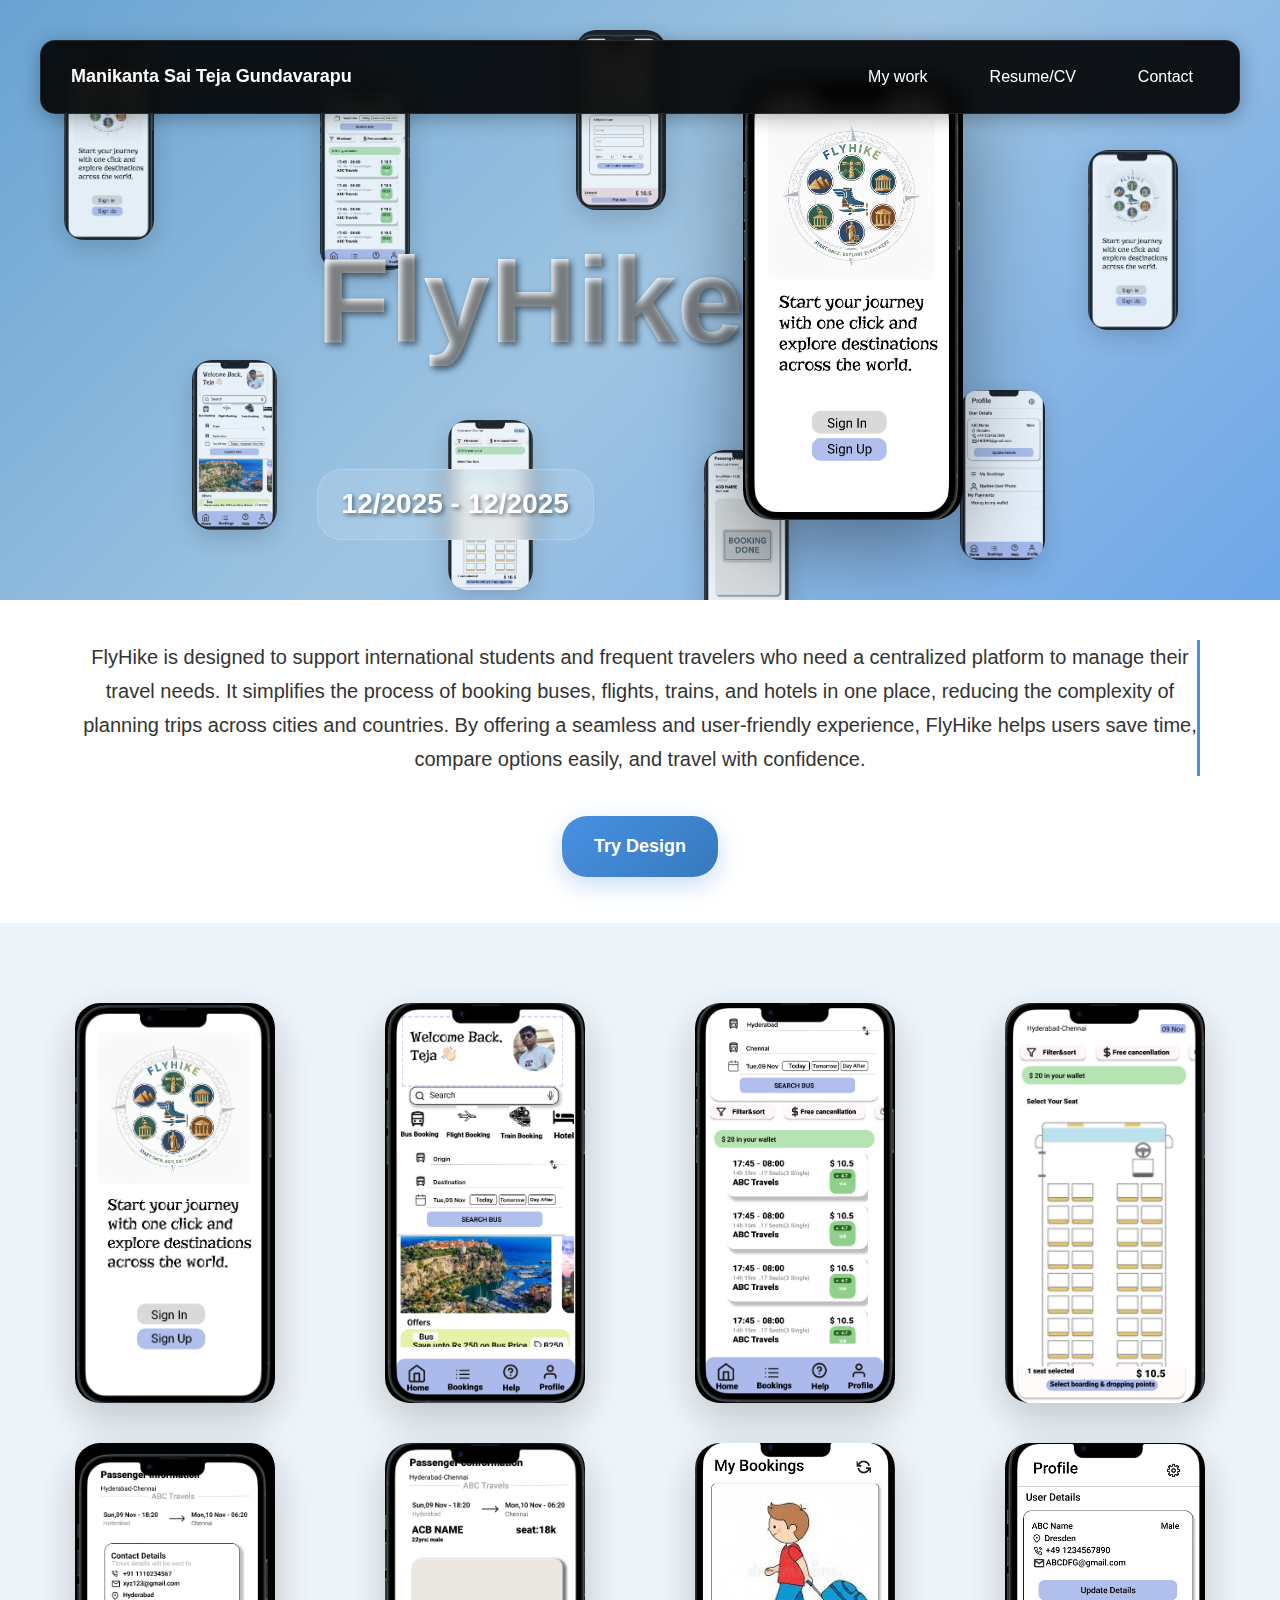
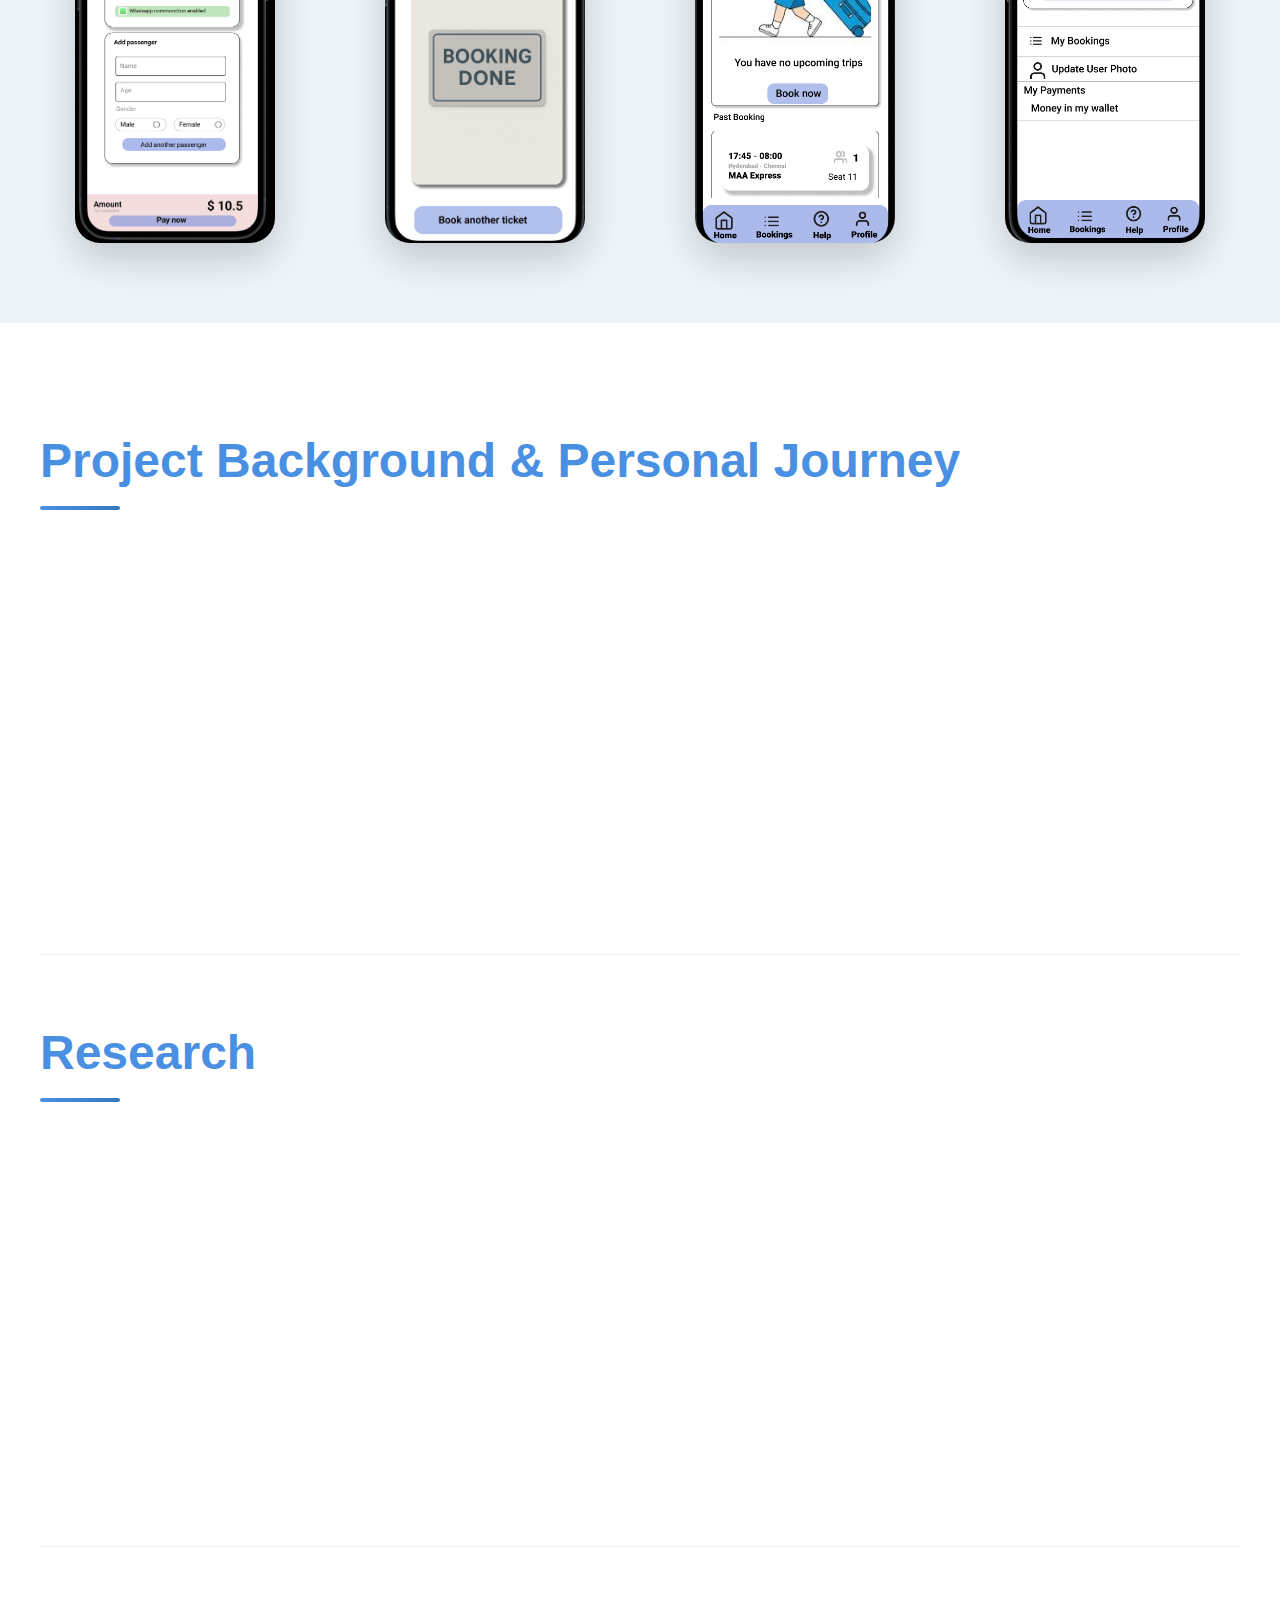
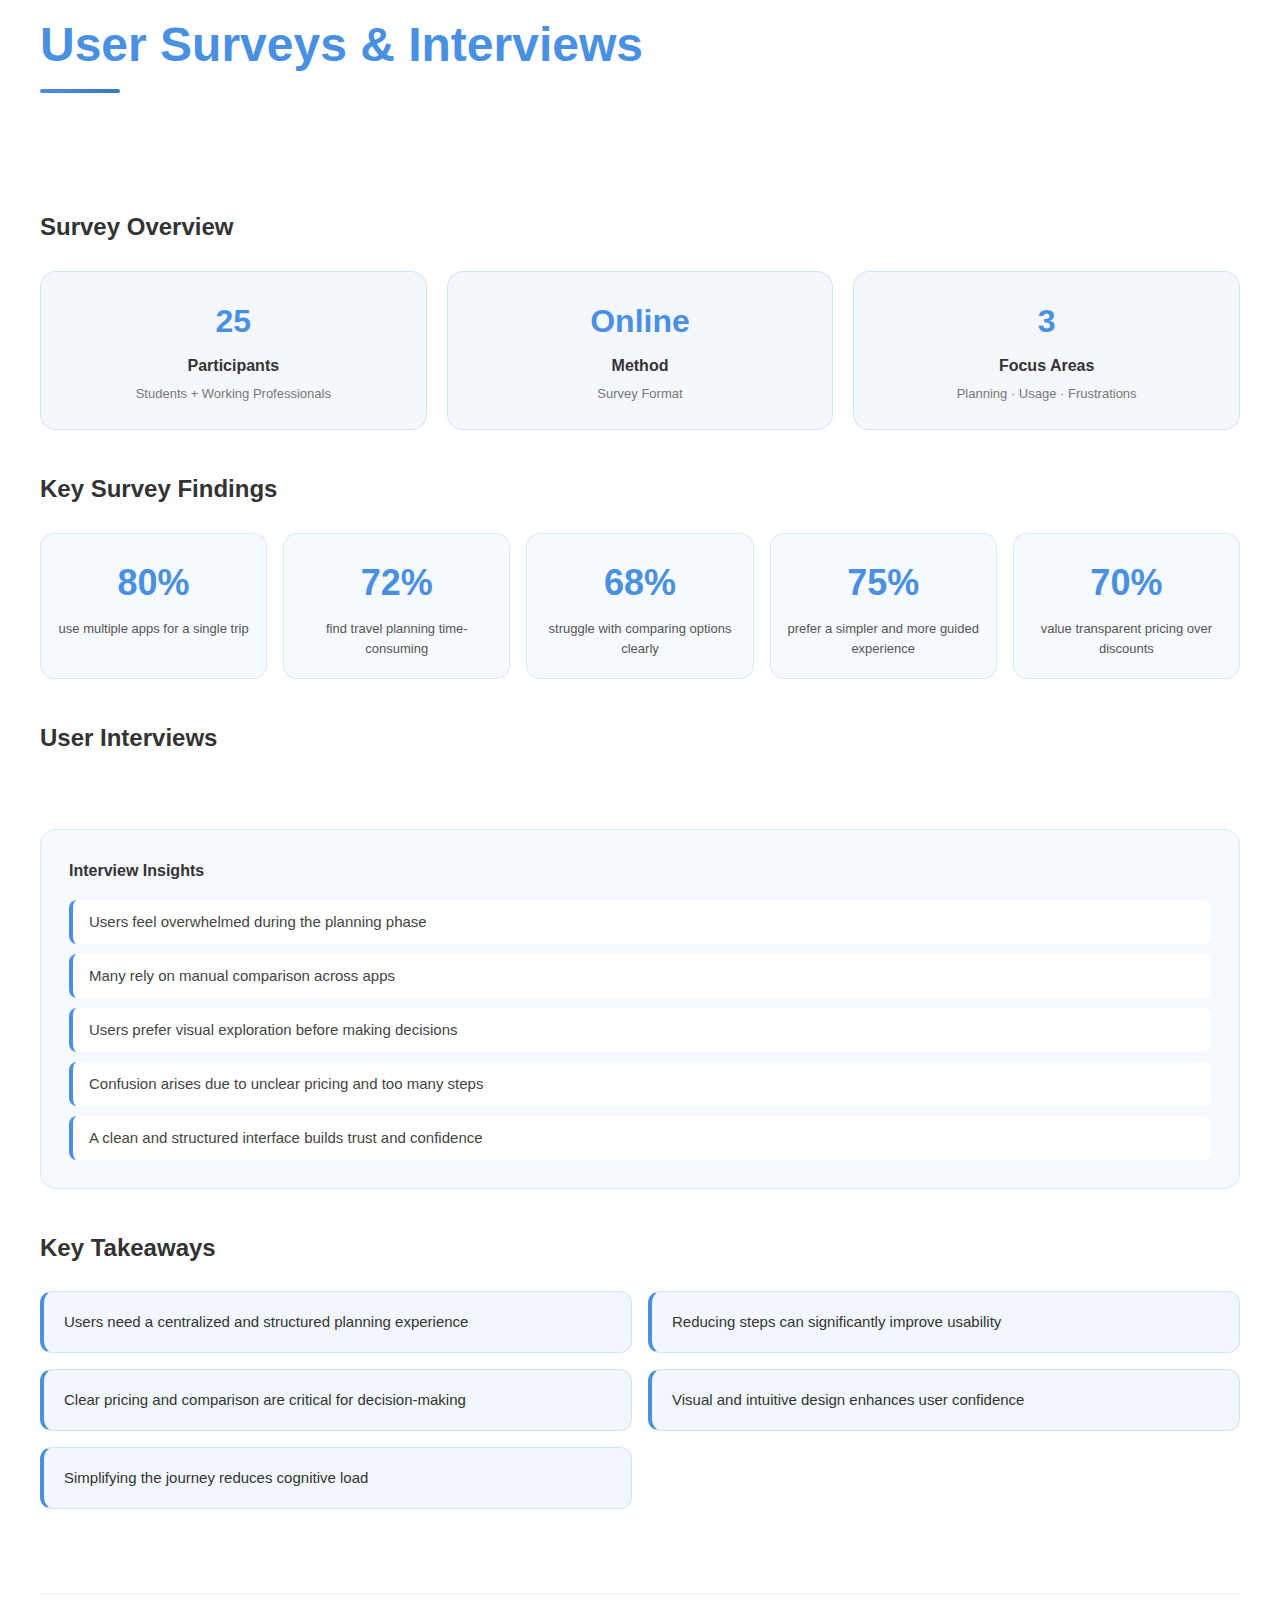
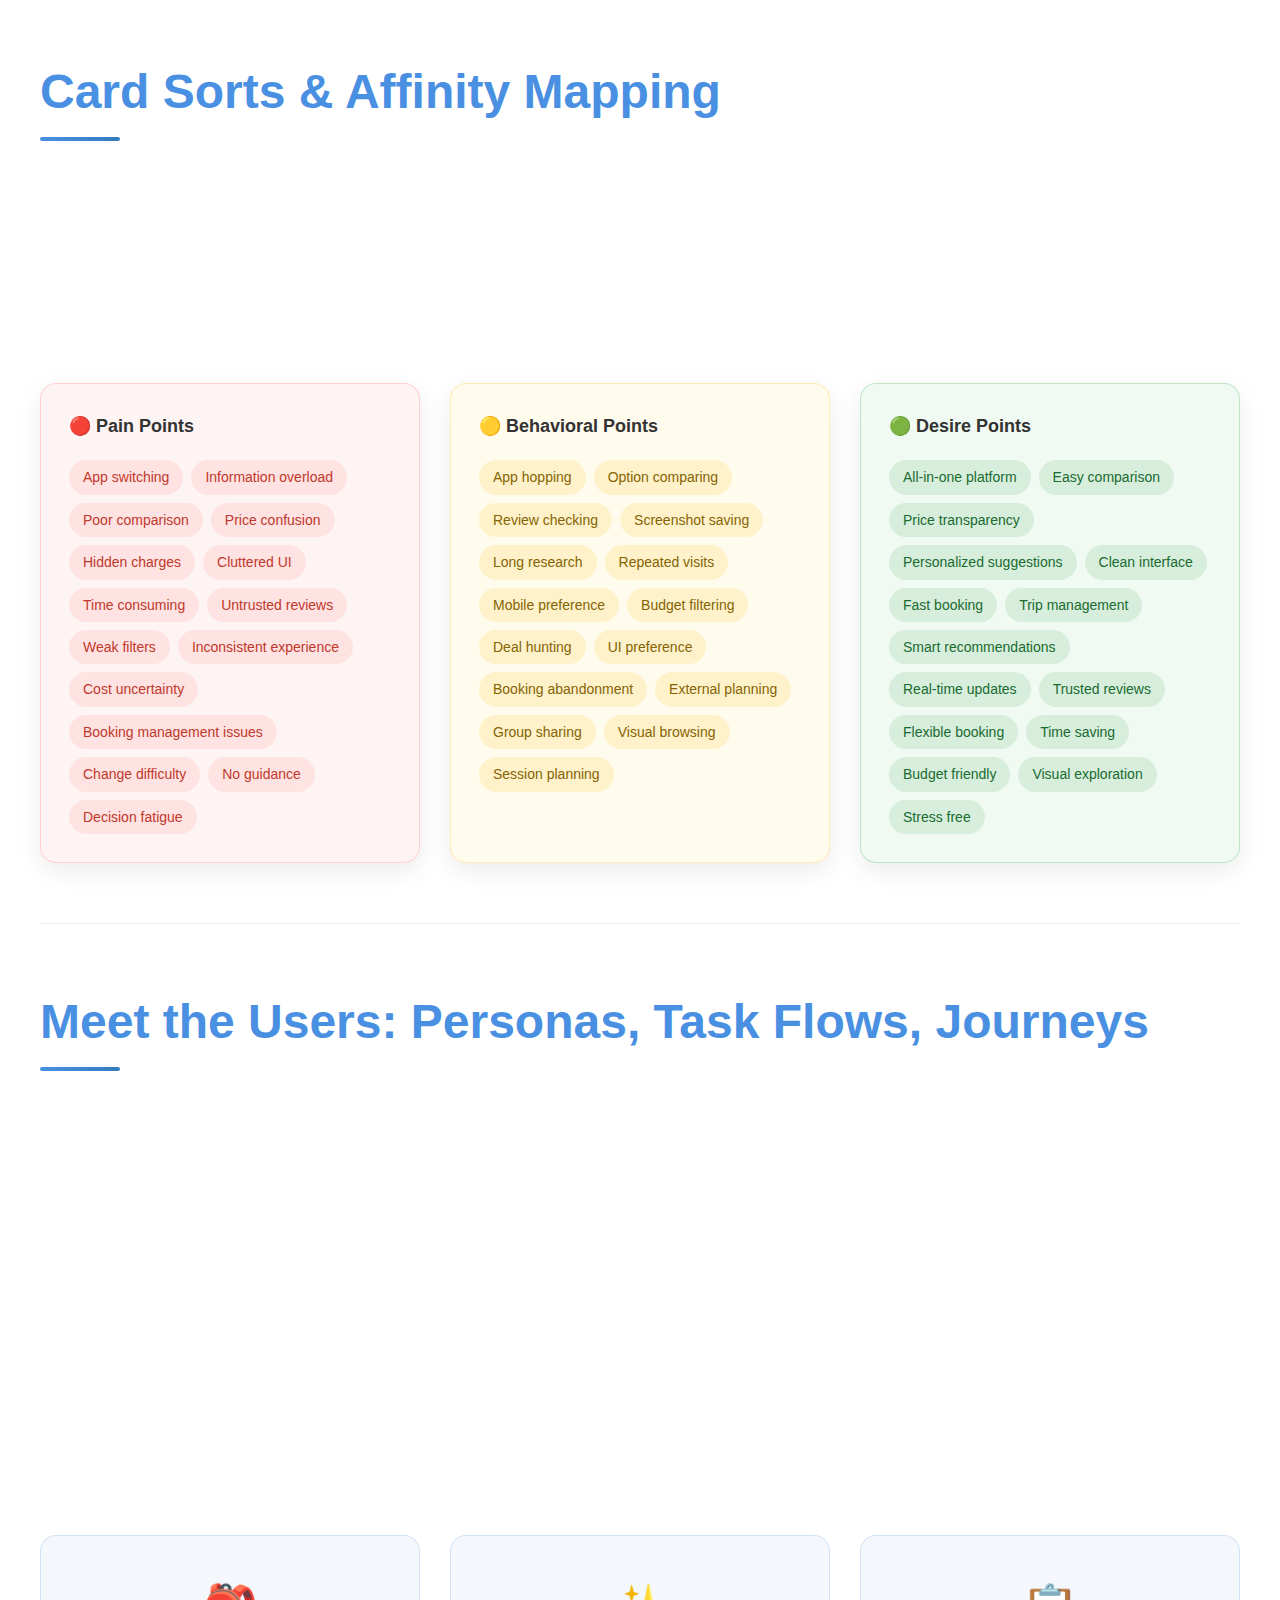
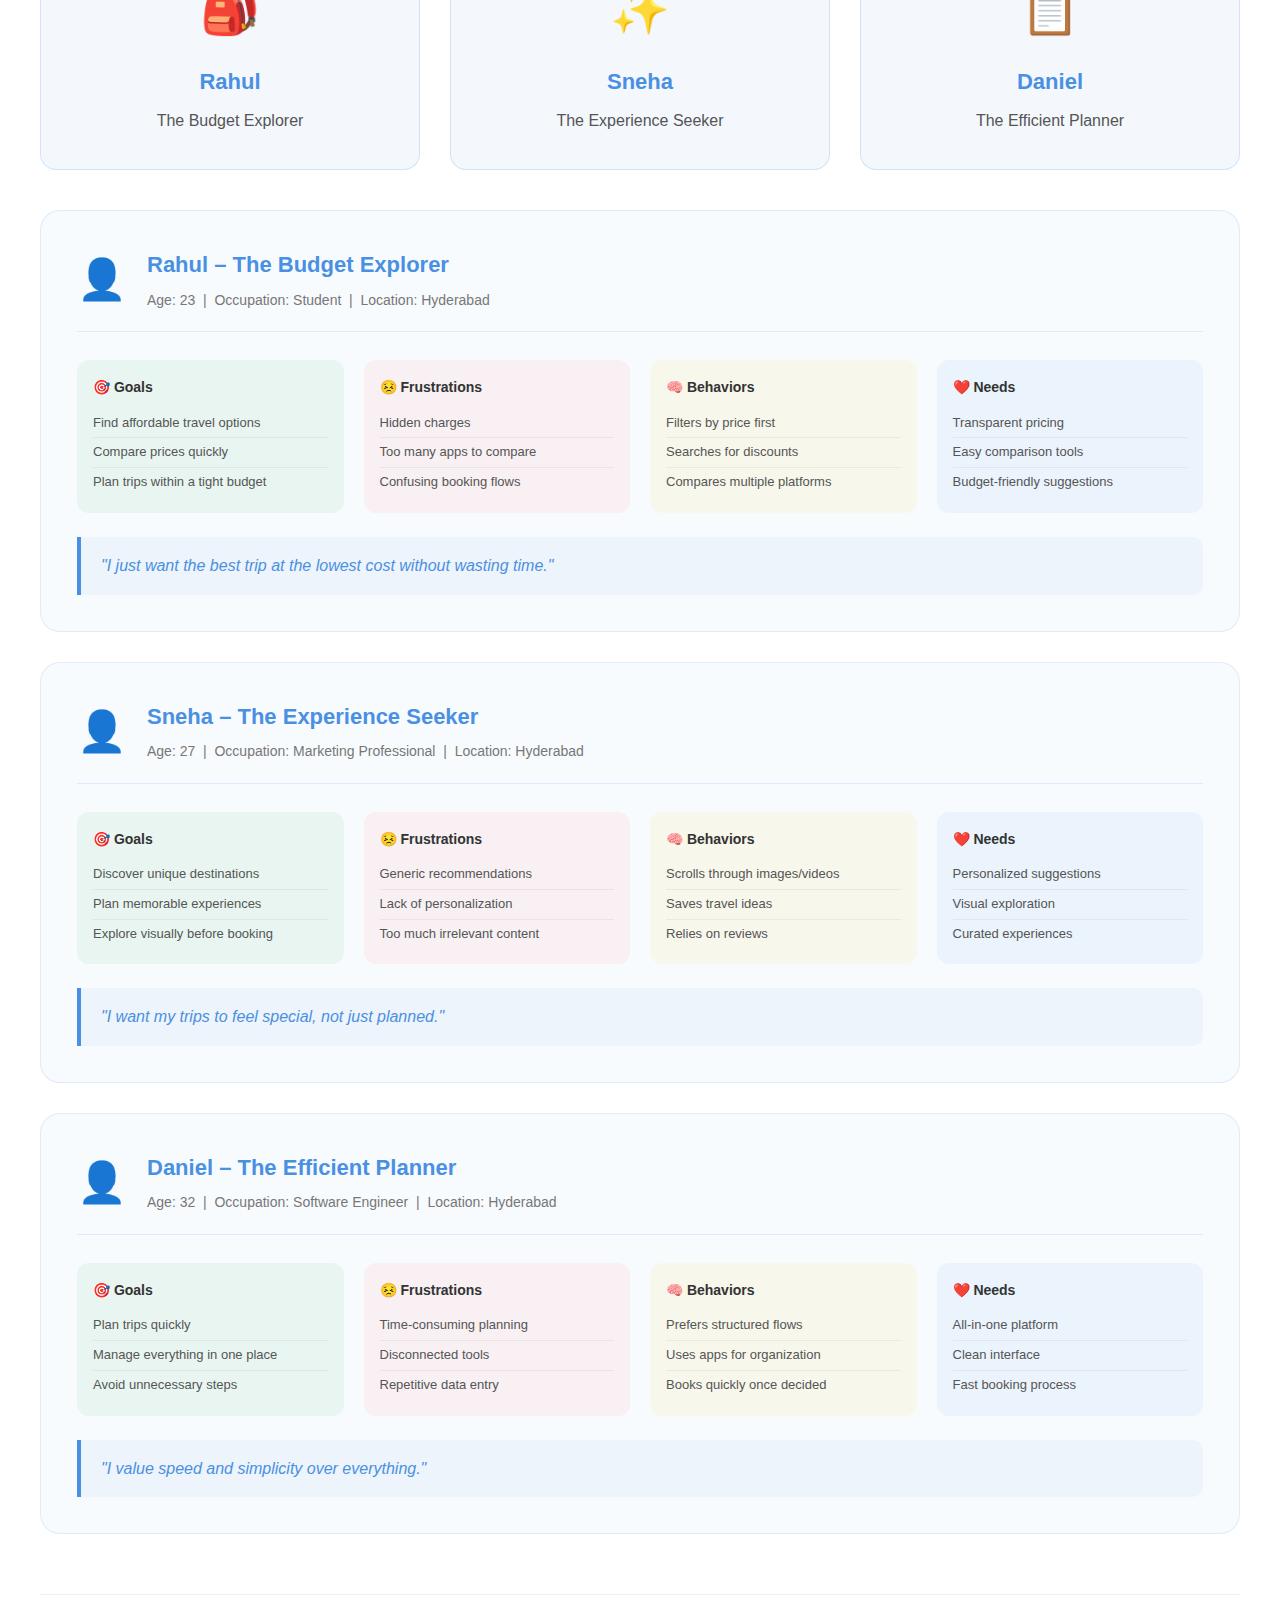
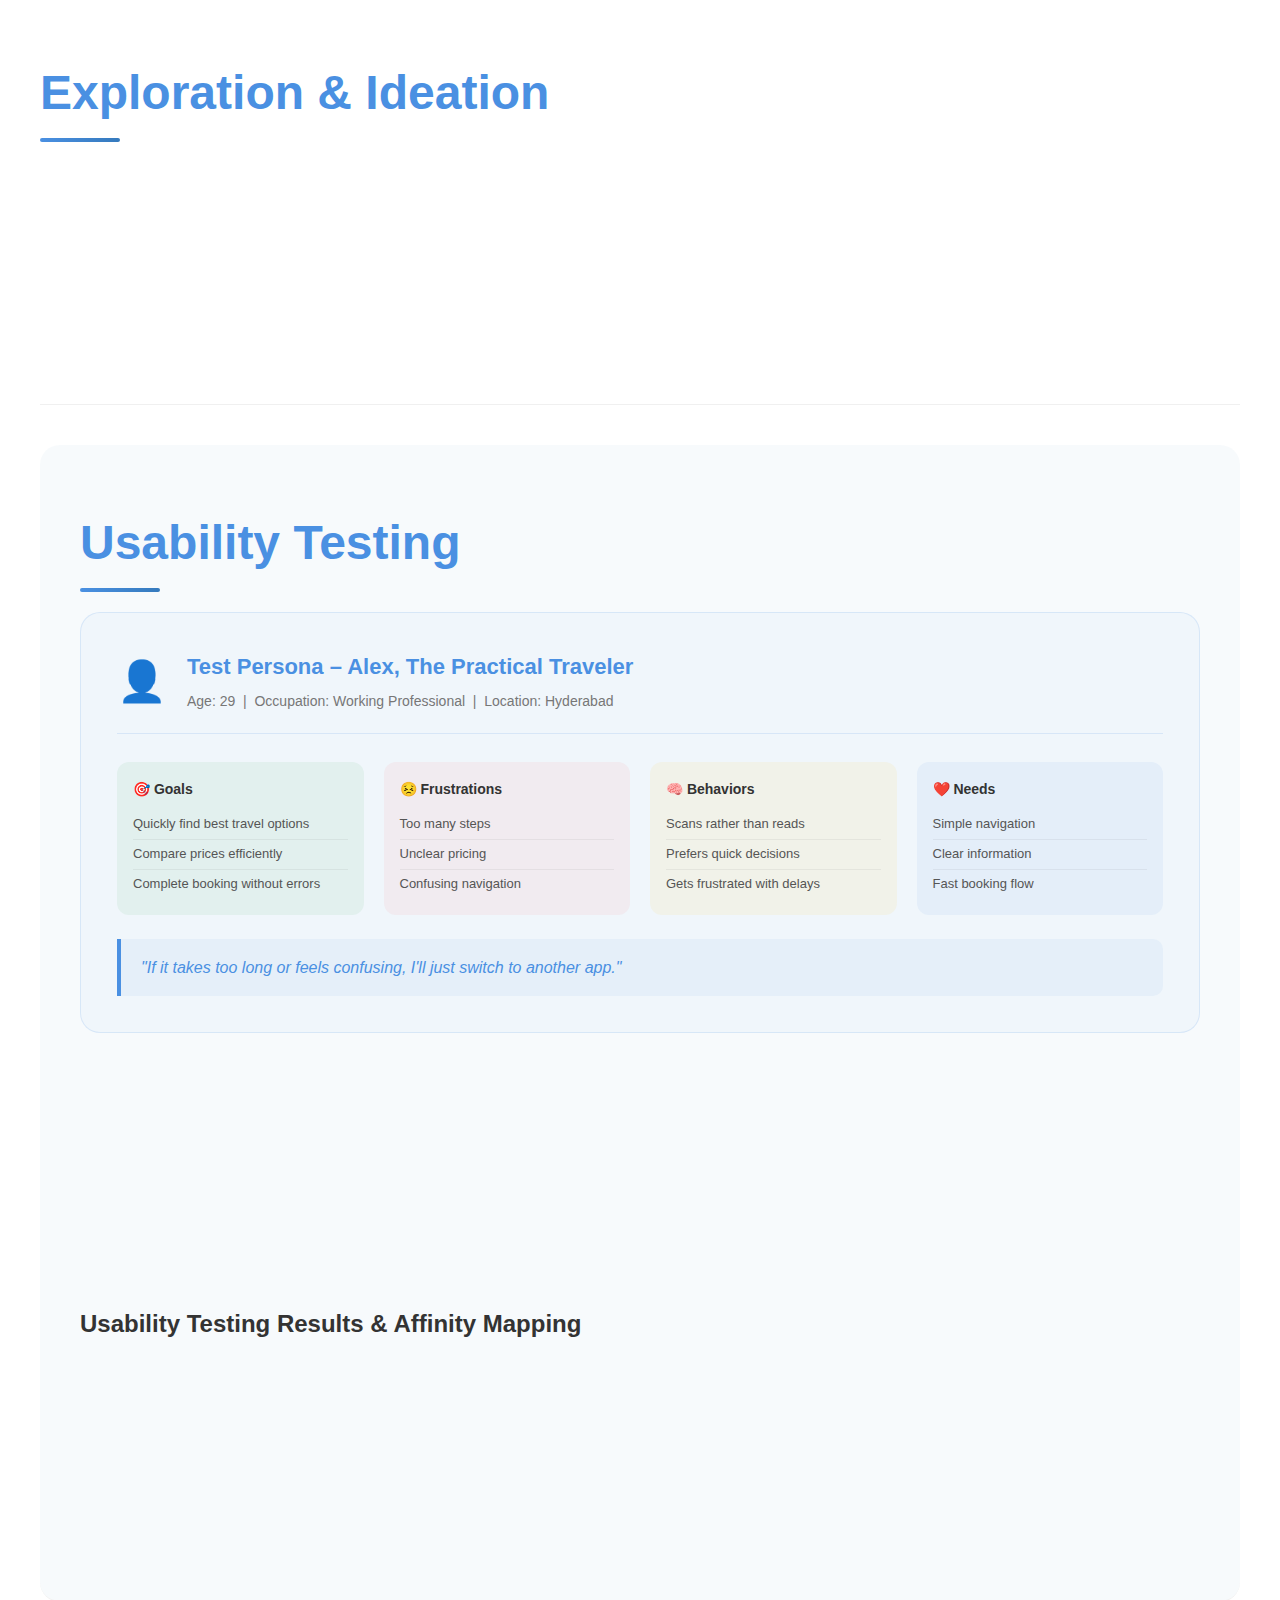
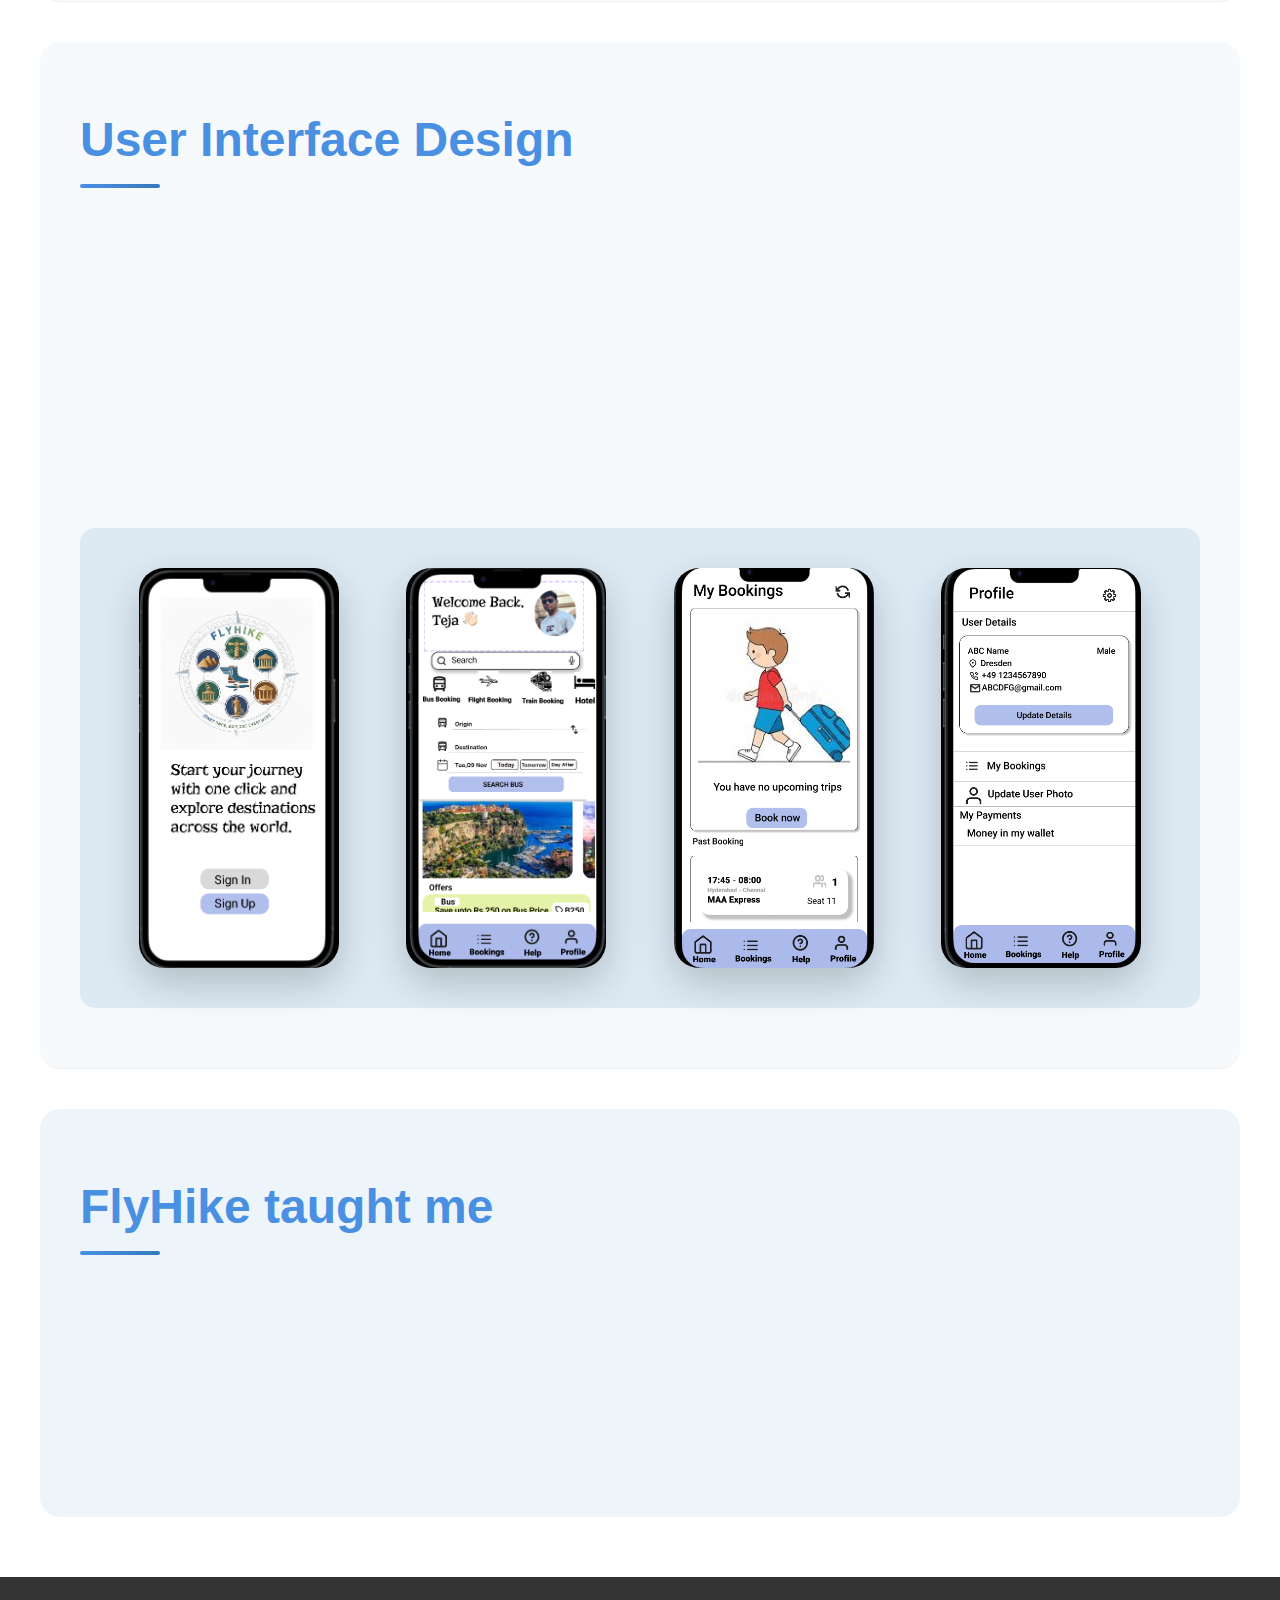
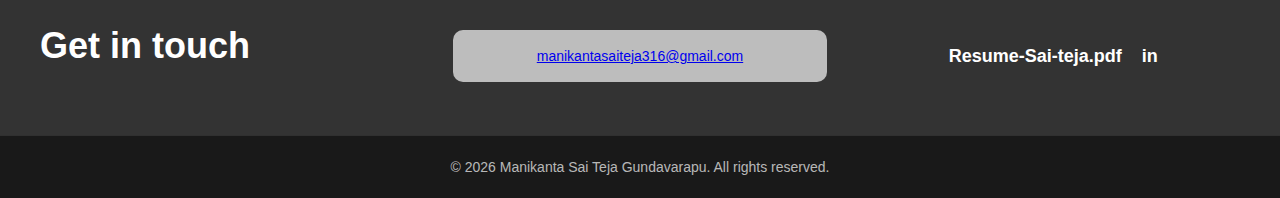
<file: flyhigh/index.html>
﻿<!DOCTYPE html>
<html>
<head>
    <meta charset="UTF-8">
    <meta name="viewport" content="width=device-width, initial-scale=1.0">
    <title>FlyHike - Case Study</title>
    <link href="https://fonts.googleapis.com/css?family=Readex+Pro&display=swap" rel="stylesheet" />
    <link href="https://fonts.googleapis.com/css?family=Inter&display=swap" rel="stylesheet" />
    <link href="https://fonts.googleapis.com/css?family=Roboto&display=swap" rel="stylesheet" />
    <link href="https://fonts.googleapis.com/css?family=Spline+Sans&display=swap" rel="stylesheet" />
    <link href="./css/main.css" rel="stylesheet" />
</head>
<body style="overflow-x:hidden">
    <!-- Navigation Header -->
    <nav class="nav-header">
        <div class="nav-container">
            <a href="../index.html" class="nav-name">Manikanta Sai Teja Gundavarapu</a>
            <div class="nav-links">
                <a href="../index.html" class="nav-item">My work</a>
                <a href="https://drive.google.com/file/d/1WfQl97TthRZkP6kutEcEHhvJuOFtfp_x/view?usp=sharing" class="nav-item">Resume/CV</a>
                <a href="../contact.html" class="nav-item">Contact</a>
            </div>
        </div>
    </nav>

    <!-- Hero Section -->
    <div class="hero-section">
        <!-- Animated Background with Mobile Mockups -->
        <div class="hero-background">
            <div class="mobile-mockup mockup-1"></div>
            <div class="mobile-mockup mockup-2"></div>
            <div class="mobile-mockup mockup-3"></div>
            <div class="mobile-mockup mockup-4"></div>
            <div class="mobile-mockup mockup-5"></div>
            <div class="mobile-mockup mockup-6"></div>
            <div class="mobile-mockup mockup-7"></div>
            <div class="mobile-mockup mockup-8"></div>
            <div class="mobile-mockup mockup-9"></div>
            <div class="mobile-mockup mockup-10"></div>
            <div class="mobile-mockup mockup-11"></div>
            <div class="mobile-mockup mockup-12"></div>
        </div>
        
        <!-- Hero Content -->
        <div class="hero-content">
            <div class="hero-text">
                <h1 class="hero-title">FlyHike</h1>
                <span class="hero-date">12/2025 - 12/2025</span>
            </div>
            <div class="hero-phone">
                <img src="./images/v59_58.png" alt="FlyHike App" />
            </div>
        </div>
    </div>

    <!-- Hero Description -->
    <div class="hero-description">
        <p>FlyHike is designed to support international students and frequent travelers who need a centralized platform to manage their travel needs. It simplifies the process of booking buses, flights, trains, and hotels in one place, reducing the complexity of planning trips across cities and countries. By offering a seamless and user-friendly experience, FlyHike helps users save time, compare options easily, and travel with confidence.</p>
    </div>

    <!-- Try Design Button -->
    <div class="try-design-container">
        <a href="https://www.figma.com/proto/TEuDiHuJc6G2Bzw7y6NnBt/Untitled?node-id=4-11&starting-point-node-id=4%3A11&t=NLMsLyDxoTjm3sVe-1" target="_blank" class="try-design-button">Try Design</a>
    </div>

    <!-- Mobile Showcase Section -->
    <div class="mobile-showcase">
        <div class="showcase-grid">
            <!-- First Row - 4 Images -->
            <div class="showcase-phone">
                <img src="./images/v61_69.png" alt="FlyHike Screen 1" />
            </div>
            <div class="showcase-phone">
                <img src="./images/v61_72.png" alt="FlyHike Screen 2" />
            </div>
            <div class="showcase-phone">
                <img src="./images/v61_75.png" alt="FlyHike Screen 3" />
            </div>
            <div class="showcase-phone">
                <img src="./images/v61_78.png" alt="FlyHike Screen 4" />
            </div>
            <!-- Second Row - 4 Images -->
            <div class="showcase-phone">
                <img src="./images/v61_81.png" alt="FlyHike Screen 5" />
            </div>
            <div class="showcase-phone">
                <img src="./images/v61_90.png" alt="FlyHike Screen 6" />
            </div>
            <div class="showcase-phone">
                <img src="./images/v61_93.png" alt="FlyHike Screen 7" />
            </div>
            <div class="showcase-phone">
                <img src="./images/v61_96.png" alt="FlyHike Screen 8" />
            </div>
        </div>
    </div>

    <!-- Main Content -->
    <div class="main-content">
        <!-- Project Background Section -->
        <section class="content-section">
            <h2 class="section-title">Project Background & Personal Journey</h2>
            <p class="section-text">FlyHike is a travel-based digital platform designed to simplify trip planning by bringing destination discovery, comparison, and planning into one seamless experience. The idea was to solve common user problems like scattered information, difficulty in comparing options, and lack of personalized guidance across existing travel platforms. The goal was to create a clean, intuitive, and engaging interface that helps users plan their journeys efficiently in one place.</p>
            <p class="section-text">This project marked a key step in my transition into UI/UX design, where I applied my technical background to solving real user problems. I conducted user research to understand traveler pain points, built user personas and journey flows, and designed wireframes and high-fidelity prototypes using Figma. Throughout the process, I focused on improving usability, clarity, and creating a structured visual hierarchy.</p>
            <p class="section-text">One of the main learnings from this project was balancing aesthetics with functionality. Initially, I leaned more toward visual design, but through iterations, I learned to prioritize user needs and usability. FlyHike helped me strengthen my design thinking process, gain confidence in end-to-end product design, and truly shift my mindset toward becoming a user-centered UI/UX designer.</p>
        </section>

        <!-- Research Section -->
        <section class="content-section">
            <h2 class="section-title">Research</h2>
            <p class="section-text">The research phase focused on understanding the real challenges faced by international students and frequent travelers when planning trips in a new country. I began with secondary research to study existing travel platforms and identify common usability issues such as fragmented services, unclear pricing, and complex booking flows.</p>
            <p class="section-text">This was followed by primary research through user surveys and informal interviews to gather firsthand insights into user behavior, needs, and pain points. The findings revealed that users often rely on multiple apps for buses, flights, trains, and hotels, which leads to confusion, time loss, and inconsistent experiences. Many participants expressed a strong need for a centralized platform that offers clear information, easy comparison, and simple navigation.</p>
            <p class="section-text">These insights were further organized using affinity mapping to identify recurring themes and priorities. The research outcomes directly shaped the product direction, feature selection, information architecture, and design decisions, ensuring FlyHike was built as a user-centered and practical travel solution.</p>
        </section>

        <!-- User Surveys & Interviews Section -->
        <section class="content-section">
            <h2 class="section-title">User Surveys & Interviews</h2>
            <p class="section-text">To understand how users plan their trips and interact with existing travel platforms, I conducted a mix of surveys and one-on-one interviews with frequent travelers, students, and working professionals.</p>

            <h3 class="subsection-title">Survey Overview</h3>
            <div class="survey-overview-grid">
                <div class="survey-stat-card">
                    <span class="survey-stat-number">25</span>
                    <span class="survey-stat-label">Participants</span>
                    <span class="survey-stat-sub">Students + Working Professionals</span>
                </div>
                <div class="survey-stat-card">
                    <span class="survey-stat-number">Online</span>
                    <span class="survey-stat-label">Method</span>
                    <span class="survey-stat-sub">Survey Format</span>
                </div>
                <div class="survey-stat-card">
                    <span class="survey-stat-number">3</span>
                    <span class="survey-stat-label">Focus Areas</span>
                    <span class="survey-stat-sub">Planning · Usage · Frustrations</span>
                </div>
            </div>

            <h3 class="subsection-title">Key Survey Findings</h3>
            <div class="survey-findings-grid">
                <div class="finding-card"><span class="finding-percent">80%</span><p>use multiple apps for a single trip</p></div>
                <div class="finding-card"><span class="finding-percent">72%</span><p>find travel planning time-consuming</p></div>
                <div class="finding-card"><span class="finding-percent">68%</span><p>struggle with comparing options clearly</p></div>
                <div class="finding-card"><span class="finding-percent">75%</span><p>prefer a simpler and more guided experience</p></div>
                <div class="finding-card"><span class="finding-percent">70%</span><p>value transparent pricing over discounts</p></div>
            </div>

            <h3 class="subsection-title">User Interviews</h3>
            <p class="section-text">I conducted 5 in-depth interviews to understand deeper motivations and real user experiences during travel planning.</p>
            <div class="interview-insights">
                <h4 class="insights-title">Interview Insights</h4>
                <ul class="insights-list">
                    <li>Users feel overwhelmed during the planning phase</li>
                    <li>Many rely on manual comparison across apps</li>
                    <li>Users prefer visual exploration before making decisions</li>
                    <li>Confusion arises due to unclear pricing and too many steps</li>
                    <li>A clean and structured interface builds trust and confidence</li>
                </ul>
            </div>

            <h3 class="subsection-title">Key Takeaways</h3>
            <div class="takeaways-grid">
                <div class="takeaway-card">Users need a centralized and structured planning experience</div>
                <div class="takeaway-card">Reducing steps can significantly improve usability</div>
                <div class="takeaway-card">Clear pricing and comparison are critical for decision-making</div>
                <div class="takeaway-card">Visual and intuitive design enhances user confidence</div>
                <div class="takeaway-card">Simplifying the journey reduces cognitive load</div>
            </div>
        </section>

        <!-- Card Sorts & Affinity Mapping Section -->
        <section class="content-section">
            <h2 class="section-title">Card Sorts & Affinity Mapping</h2>
            <p class="section-text">To better understand user expectations and mental models, I conducted card sorting and affinity mapping exercises. These activities helped identify common patterns in how users grouped features related to travel booking and navigation. By organizing insights into clear themes, I was able to simplify information architecture and prioritize essential features.</p>
            <p class="section-text">The findings ensured intuitive navigation, logical categorization, and a seamless user flow, reducing confusion and aligning the app structure with real user behavior and needs.</p>

            <div class="affinity-grid">
                <!-- Pain Points -->
                <div class="affinity-card pain">
                    <h3 class="affinity-title">🔴 Pain Points</h3>
                    <ul class="affinity-list">
                        <li>App switching</li>
                        <li>Information overload</li>
                        <li>Poor comparison</li>
                        <li>Price confusion</li>
                        <li>Hidden charges</li>
                        <li>Cluttered UI</li>
                        <li>Time consuming</li>
                        <li>Untrusted reviews</li>
                        <li>Weak filters</li>
                        <li>Inconsistent experience</li>
                        <li>Cost uncertainty</li>
                        <li>Booking management issues</li>
                        <li>Change difficulty</li>
                        <li>No guidance</li>
                        <li>Decision fatigue</li>
                    </ul>
                </div>

                <!-- Behavioral Points -->
                <div class="affinity-card behavioral">
                    <h3 class="affinity-title">🟡 Behavioral Points</h3>
                    <ul class="affinity-list">
                        <li>App hopping</li>
                        <li>Option comparing</li>
                        <li>Review checking</li>
                        <li>Screenshot saving</li>
                        <li>Long research</li>
                        <li>Repeated visits</li>
                        <li>Mobile preference</li>
                        <li>Budget filtering</li>
                        <li>Deal hunting</li>
                        <li>UI preference</li>
                        <li>Booking abandonment</li>
                        <li>External planning</li>
                        <li>Group sharing</li>
                        <li>Visual browsing</li>
                        <li>Session planning</li>
                    </ul>
                </div>

                <!-- Desire Points -->
                <div class="affinity-card desire">
                    <h3 class="affinity-title">🟢 Desire Points</h3>
                    <ul class="affinity-list">
                        <li>All-in-one platform</li>
                        <li>Easy comparison</li>
                        <li>Price transparency</li>
                        <li>Personalized suggestions</li>
                        <li>Clean interface</li>
                        <li>Fast booking</li>
                        <li>Trip management</li>
                        <li>Smart recommendations</li>
                        <li>Real-time updates</li>
                        <li>Trusted reviews</li>
                        <li>Flexible booking</li>
                        <li>Time saving</li>
                        <li>Budget friendly</li>
                        <li>Visual exploration</li>
                        <li>Stress free</li>
                    </ul>
                </div>
            </div>
        </section>

        <!-- Meet the Users Section -->
        <section class="content-section">
            <h2 class="section-title">Meet the Users: Personas, Task Flows, Journeys</h2>
            <p class="section-text">In preparation for wireframing, I explored the spaces where travelers actively search, plan, and share their experiences—such as travel forums, social media groups, and booking platforms. This helped me understand how users interact with existing solutions and where they face friction during their journey.</p>
            <p class="section-text">By engaging with real user behaviors and patterns, I was able to build a strong understanding of their expectations, frustrations, and decision-making processes. This empathetic approach allowed me to uncover not just what users do, but why they do it, which played a key role in shaping the overall design direction.</p>
            <p class="section-text">These insights helped me craft meaningful personas that represent different types of travelers, along with their goals and challenges. Based on these personas, I developed task flows and user journeys to ensure a smooth and intuitive experience across the platform.</p>
            <p class="section-text">In this way, I gained valuable insights that helped me create, or rather uncover, my personas for FlyHike.</p>
            <p class="section-text">The insights I gathered during my research helped me develop 3 personas:</p>

            <div class="personas-grid">
                <div class="persona-card">
                    <div class="persona-avatar">🎒</div>
                    <h3 class="persona-name">Rahul</h3>
                    <p class="persona-role">The Budget Explorer</p>
                </div>
                <div class="persona-card">
                    <div class="persona-avatar">✨</div>
                    <h3 class="persona-name">Sneha</h3>
                    <p class="persona-role">The Experience Seeker</p>
                </div>
                <div class="persona-card">
                    <div class="persona-avatar">📋</div>
                    <h3 class="persona-name">Daniel</h3>
                    <p class="persona-role">The Efficient Planner</p>
                </div>
            </div>

            <!-- Detailed Personas -->
            <div class="detailed-personas">

                <!-- Rahul -->
                <div class="detailed-persona-card">
                    <div class="dp-header">
                        <span class="dp-avatar">👤</span>
                        <div>
                            <h3 class="dp-name">Rahul – The Budget Explorer</h3>
                            <p class="dp-meta">Age: 23 &nbsp;|&nbsp; Occupation: Student &nbsp;|&nbsp; Location: Hyderabad</p>
                        </div>
                    </div>
                    <div class="dp-grid">
                        <div class="dp-block goals"><h4>🎯 Goals</h4><ul><li>Find affordable travel options</li><li>Compare prices quickly</li><li>Plan trips within a tight budget</li></ul></div>
                        <div class="dp-block frustrations"><h4>😣 Frustrations</h4><ul><li>Hidden charges</li><li>Too many apps to compare</li><li>Confusing booking flows</li></ul></div>
                        <div class="dp-block behaviors"><h4>🧠 Behaviors</h4><ul><li>Filters by price first</li><li>Searches for discounts</li><li>Compares multiple platforms</li></ul></div>
                        <div class="dp-block needs"><h4>❤️ Needs</h4><ul><li>Transparent pricing</li><li>Easy comparison tools</li><li>Budget-friendly suggestions</li></ul></div>
                    </div>
                    <div class="dp-quote">"I just want the best trip at the lowest cost without wasting time."</div>
                </div>

                <!-- Sneha -->
                <div class="detailed-persona-card">
                    <div class="dp-header">
                        <span class="dp-avatar">👤</span>
                        <div>
                            <h3 class="dp-name">Sneha – The Experience Seeker</h3>
                            <p class="dp-meta">Age: 27 &nbsp;|&nbsp; Occupation: Marketing Professional &nbsp;|&nbsp; Location: Hyderabad</p>
                        </div>
                    </div>
                    <div class="dp-grid">
                        <div class="dp-block goals"><h4>🎯 Goals</h4><ul><li>Discover unique destinations</li><li>Plan memorable experiences</li><li>Explore visually before booking</li></ul></div>
                        <div class="dp-block frustrations"><h4>😣 Frustrations</h4><ul><li>Generic recommendations</li><li>Lack of personalization</li><li>Too much irrelevant content</li></ul></div>
                        <div class="dp-block behaviors"><h4>🧠 Behaviors</h4><ul><li>Scrolls through images/videos</li><li>Saves travel ideas</li><li>Relies on reviews</li></ul></div>
                        <div class="dp-block needs"><h4>❤️ Needs</h4><ul><li>Personalized suggestions</li><li>Visual exploration</li><li>Curated experiences</li></ul></div>
                    </div>
                    <div class="dp-quote">"I want my trips to feel special, not just planned."</div>
                </div>

                <!-- Daniel -->
                <div class="detailed-persona-card">
                    <div class="dp-header">
                        <span class="dp-avatar">👤</span>
                        <div>
                            <h3 class="dp-name">Daniel – The Efficient Planner</h3>
                            <p class="dp-meta">Age: 32 &nbsp;|&nbsp; Occupation: Software Engineer &nbsp;|&nbsp; Location: Hyderabad</p>
                        </div>
                    </div>
                    <div class="dp-grid">
                        <div class="dp-block goals"><h4>🎯 Goals</h4><ul><li>Plan trips quickly</li><li>Manage everything in one place</li><li>Avoid unnecessary steps</li></ul></div>
                        <div class="dp-block frustrations"><h4>😣 Frustrations</h4><ul><li>Time-consuming planning</li><li>Disconnected tools</li><li>Repetitive data entry</li></ul></div>
                        <div class="dp-block behaviors"><h4>🧠 Behaviors</h4><ul><li>Prefers structured flows</li><li>Uses apps for organization</li><li>Books quickly once decided</li></ul></div>
                        <div class="dp-block needs"><h4>❤️ Needs</h4><ul><li>All-in-one platform</li><li>Clean interface</li><li>Fast booking process</li></ul></div>
                    </div>
                    <div class="dp-quote">"I value speed and simplicity over everything."</div>
                </div>

            </div>
        </section>

        <!-- Exploration & Ideation Section -->
        <section class="content-section">
            <h2 class="section-title">Exploration & Ideation</h2>
            <p class="section-text">During the exploration and ideation phase, I followed a structured UX process to transform research insights into meaningful design solutions. I organized ideas, references, and feature concepts using a tab-based approach, which helped me explore multiple design directions in parallel.</p>
            <p class="section-text">This method allowed me to compare user flows, evaluate usability trade-offs, and refine concepts iteratively. By continuously reviewing and narrowing down options, I ensured that design decisions were aligned with user needs, business goals, and technical feasibility, leading to a more focused and user-centered product experience.</p>
        </section>

        <!-- Usability Testing Section -->
        <section class="content-section testing-section">
            <h2 class="section-title">Usability Testing</h2>

            <!-- Test Persona -->
            <div class="detailed-persona-card" style="margin-bottom: 40px;">
                <div class="dp-header">
                    <span class="dp-avatar">👤</span>
                    <div>
                        <h3 class="dp-name">Test Persona – Alex, The Practical Traveler</h3>
                        <p class="dp-meta">Age: 29 &nbsp;|&nbsp; Occupation: Working Professional &nbsp;|&nbsp; Location: Hyderabad</p>
                    </div>
                </div>
                <div class="dp-grid">
                    <div class="dp-block goals"><h4>🎯 Goals</h4><ul><li>Quickly find best travel options</li><li>Compare prices efficiently</li><li>Complete booking without errors</li></ul></div>
                    <div class="dp-block frustrations"><h4>😣 Frustrations</h4><ul><li>Too many steps</li><li>Unclear pricing</li><li>Confusing navigation</li></ul></div>
                    <div class="dp-block behaviors"><h4>🧠 Behaviors</h4><ul><li>Scans rather than reads</li><li>Prefers quick decisions</li><li>Gets frustrated with delays</li></ul></div>
                    <div class="dp-block needs"><h4>❤️ Needs</h4><ul><li>Simple navigation</li><li>Clear information</li><li>Fast booking flow</li></ul></div>
                </div>
                <div class="dp-quote">"If it takes too long or feels confusing, I'll just switch to another app."</div>
            </div>
            <p class="section-text"><strong>Task Completion:</strong> Users were asked to complete core actions such as searching for travel options, comparing prices, and completing a booking to evaluate ease of use.</p>
            <p class="section-text"><strong>Navigation & Clarity:</strong> Tested how easily users could understand labels, move between screens, and find key information without guidance.</p>
            <p class="section-text"><strong>Feedback & Iteration:</strong> Collected user feedback on pain points, errors, and confusion, then refined layouts, flows, and interactions to improve overall usability.</p>
            
            <h3 class="subsection-title">Usability Testing Results & Affinity Mapping</h3>
            <p class="section-text">Usability testing revealed key pain points related to navigation clarity, comparison of travel options, and booking flow efficiency. By grouping user feedback through affinity mapping, common patterns such as confusion caused by too many steps, unclear pricing details, and the need for faster decision-making emerged.</p>
            <p class="section-text">These insights helped prioritize design improvements, simplify user flows, and enhance content clarity. As a result, the final design better aligns with user expectations, reduces cognitive load, and offers a smoother, more intuitive travel booking experience.</p>
        </section>

        <!-- User Interface Design Section -->
        <section class="content-section ui-section">
            <h2 class="section-title">User Interface Design</h2>
            <div class="ui-content">
                <div class="ui-text">
                    <p class="section-text">The user interface of FlyHike was designed with a strong focus on real user needs, usability, and clarity. Based on research insights, I aimed to reduce confusion caused by complex booking platforms by keeping layouts clean and easy to understand.</p>
                    <p class="section-text">A consistent design system was followed across all screens to maintain familiarity and reduce the learning curve.</p>
                </div>
                <div class="ui-text">
                    <p class="section-text">Clear visual hierarchy was established using spacing, typography, and color to guide users toward primary actions such as searching, comparing options, and completing bookings.</p>
                    <p class="section-text">Icons and labels were chosen carefully to feel familiar and intuitive, especially for international users. Accessibility was also considered through readable font sizes, sufficient contrast, and touch-friendly components. Overall, the UI design supports a smooth, confident, and stress-free travel experience.</p>
                </div>
            </div>
            
            <!-- UI Showcase -->
            <div class="ui-showcase">
                <div class="ui-phone">
                    <img src="./images/v64_175.png" alt="UI Design 1" />
                </div>
                <div class="ui-phone">
                    <img src="./images/v64_177.png" alt="UI Design 2" />
                </div>
                <div class="ui-phone">
                    <img src="./images/v64_179.png" alt="UI Design 3" />
                </div>
                <div class="ui-phone">
                    <img src="./images/v64_181.png" alt="UI Design 4" />
                </div>
            </div>
        </section>

        <!-- What This Project Taught Me Section -->
        <section class="content-section learning-section">
            <h2 class="section-title">FlyHike taught me</h2>
            <div class="learning-content">
                <div class="learning-text">
                    <p class="section-text">FlyHike taught me how to translate real-life problems into meaningful design solutions. It strengthened my ability to conduct user research, identify genuine pain points, and make design decisions based on user needs rather than assumptions.</p>
                    <p class="section-text">The project also helped me improve my skills in structuring user flows, simplifying complex information, and iterating through feedback. Most importantly, FlyHike taught me the value of empathy in design—understanding users' struggles and creating experiences that feel supportive, clear, and human.</p>
                </div>
            </div>
        </section>
    </div>

    <!-- Footer -->
    <footer class="footer">
        <div class="footer-content">
            <h3>Get in touch</h3>
            <div class="contact-info">
                <a href="mailto:manikantasaiteja316@gmail.com">manikantasaiteja316@gmail.com</a>
            </div>
            <div class="footer-links">
                <a href="https://drive.google.com/file/d/1WfQl97TthRZkP6kutEcEHhvJuOFtfp_x/view?usp=sharing">Resume-Sai-teja.pdf</a>
                <a href="https://www.linkedin.com/in/saiteja191">in</a>
            </div>
        </div>
    </footer>

    <!-- Copyright Footer -->
    <div class="footer-copyright">
        <div class="copyright-content">
            <p>&copy; 2026 Manikanta Sai Teja Gundavarapu. All rights reserved.</p>
        </div>
    </div>
</body>
</html>
</file>
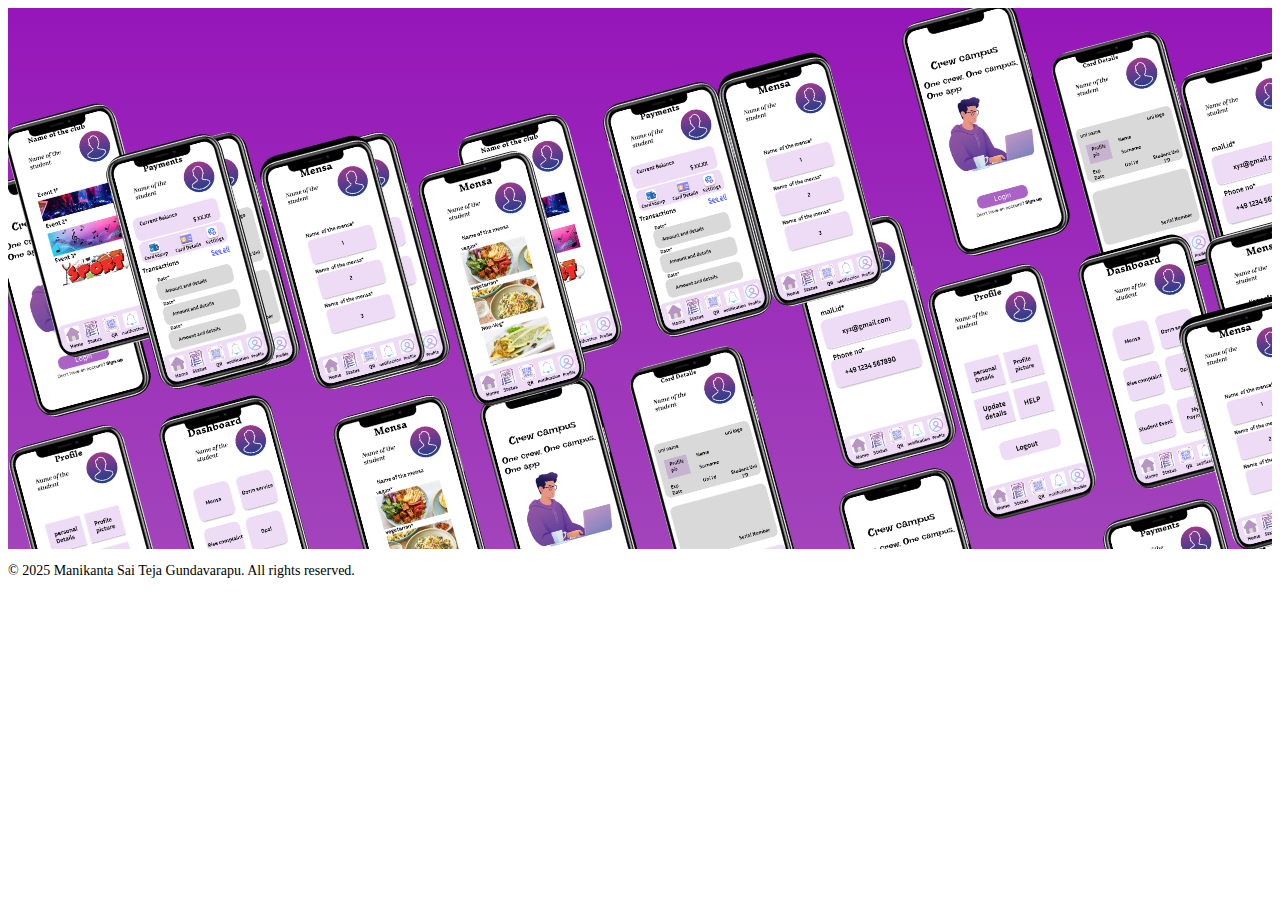
<file: header/index.html>
<!DOCTYPE html><html><head><link href="./css/main.css" rel="stylesheet" /><title>Document</title></head><body><div class="v85_15"><div class="v85_16"></div><div class="v85_17"></div><div class="v85_18"></div><div class="v85_19"></div><div class="v85_20"></div><div class="v85_21"></div><div class="v85_22"></div><div class="v85_23"></div><div class="v85_24"></div><div class="v85_25"></div><div class="v85_26"></div><div class="v85_27"></div><div class="v85_28"></div><div class="v85_29"></div><div class="v85_30"></div><div class="v85_31"></div><div class="v85_32"></div><div class="v85_33"></div><div class="v85_34"></div><div class="v85_35"></div><div class="v85_36"></div><div class="v85_37"></div><div class="v85_38"></div><div class="v85_39"></div><div class="v85_40"></div><div class="v85_41"></div><div class="v85_42"></div><div class="v85_43"></div></div><div class="footer-copyright"><div class="copyright-content"><p>&copy; 2025 Manikanta Sai Teja Gundavarapu. All rights reserved.</p></div></div></body></html>
</file>
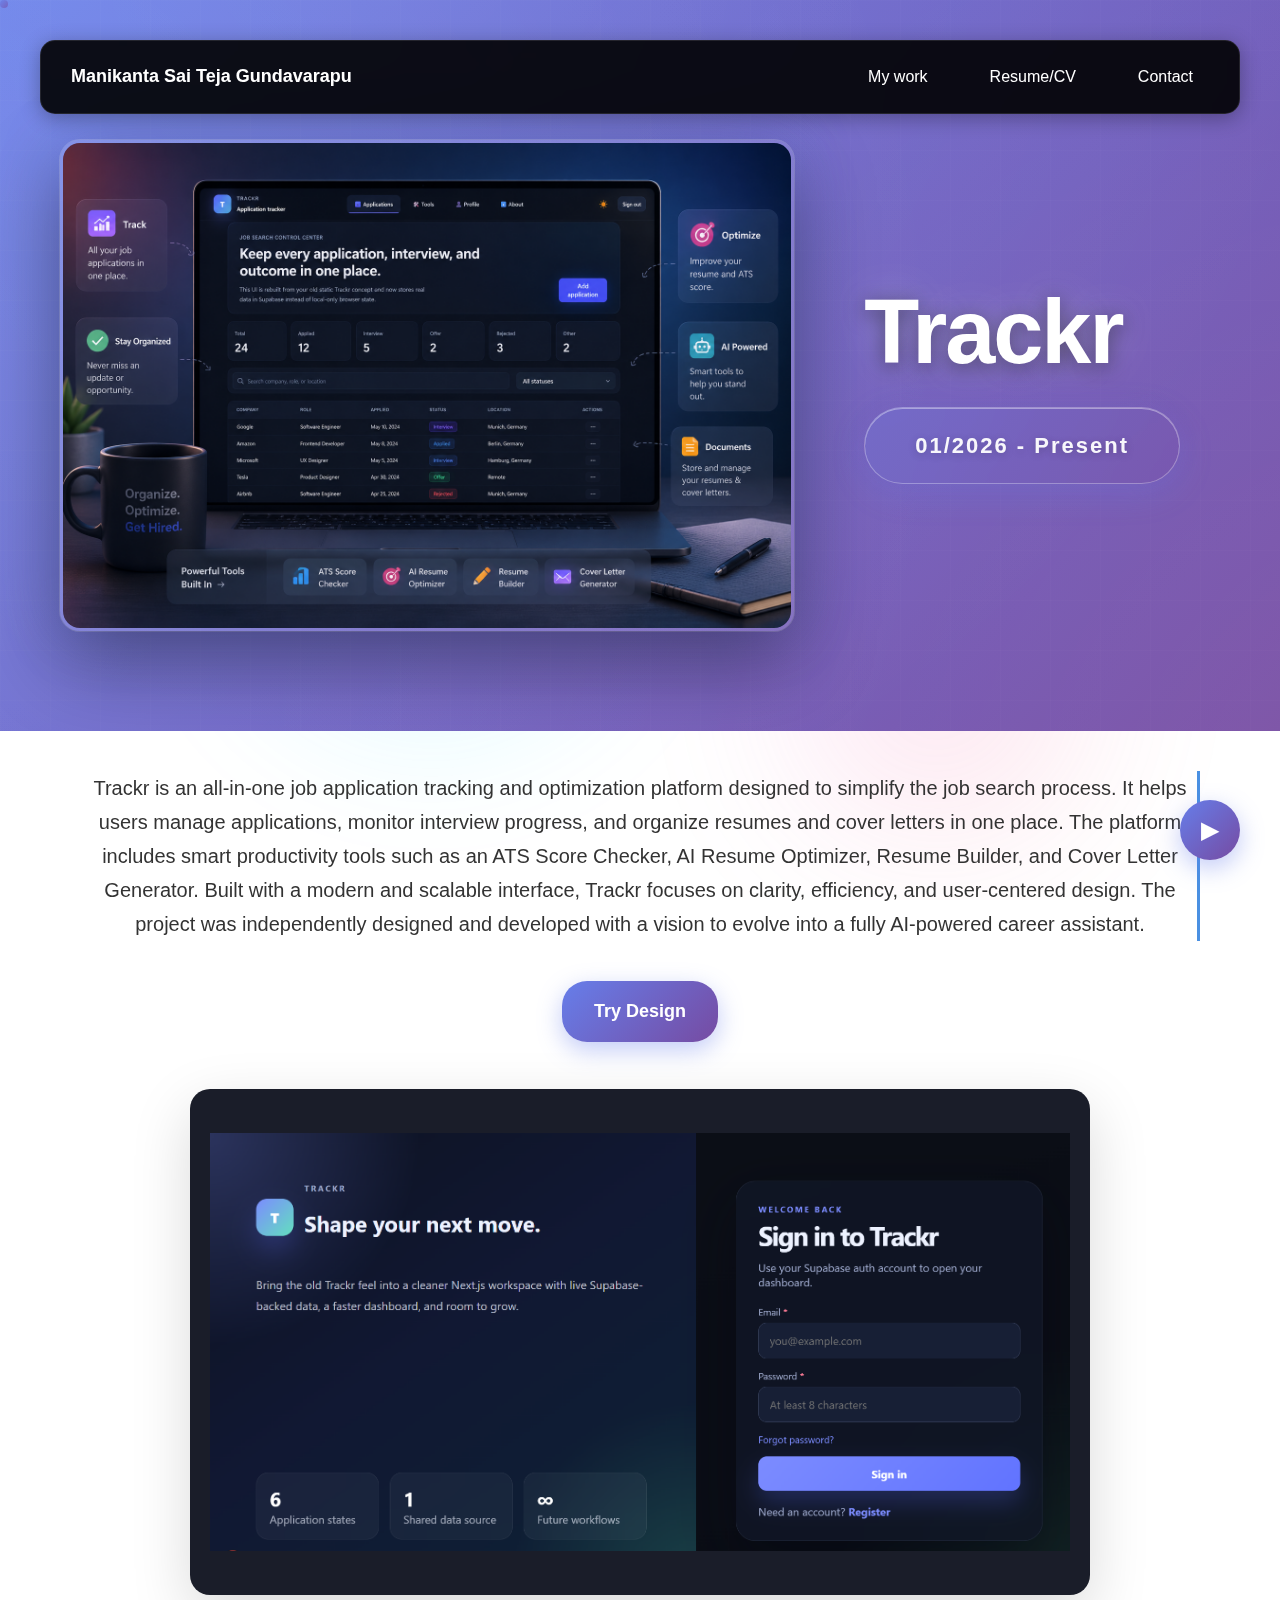
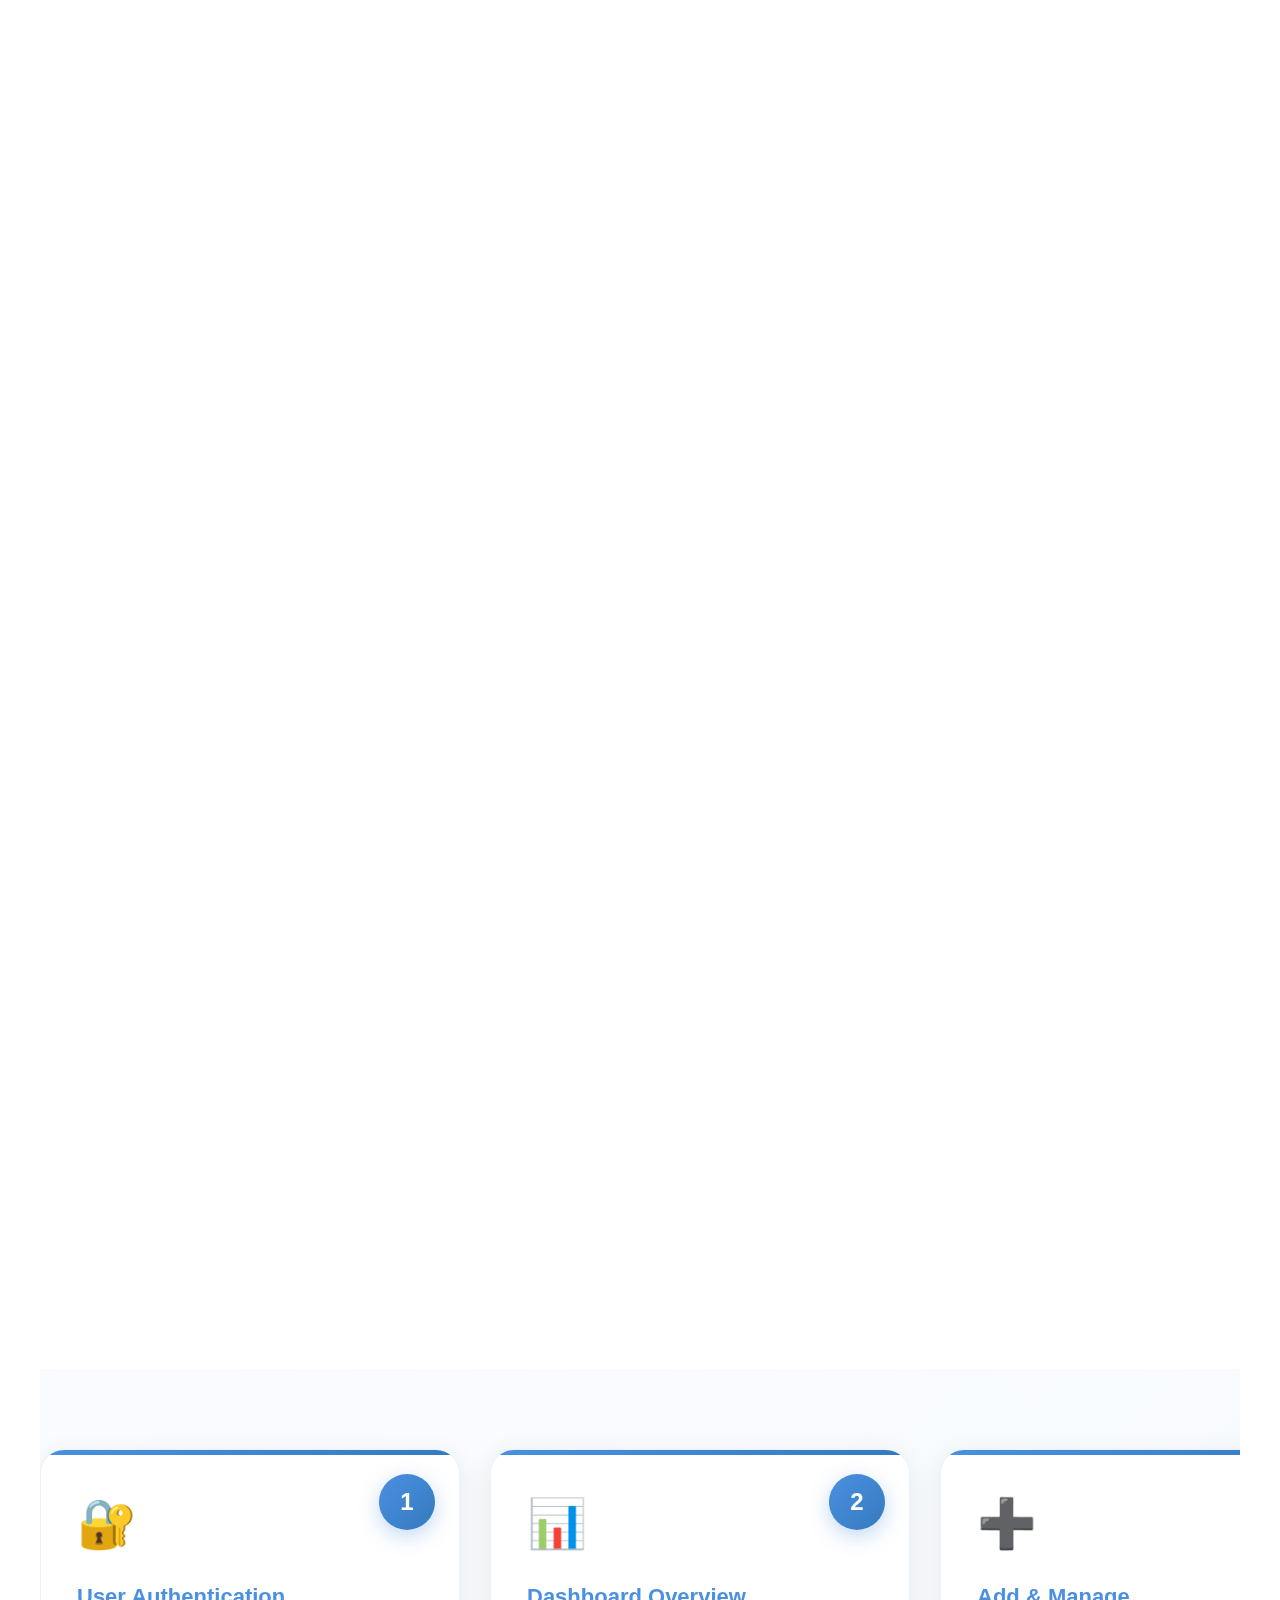
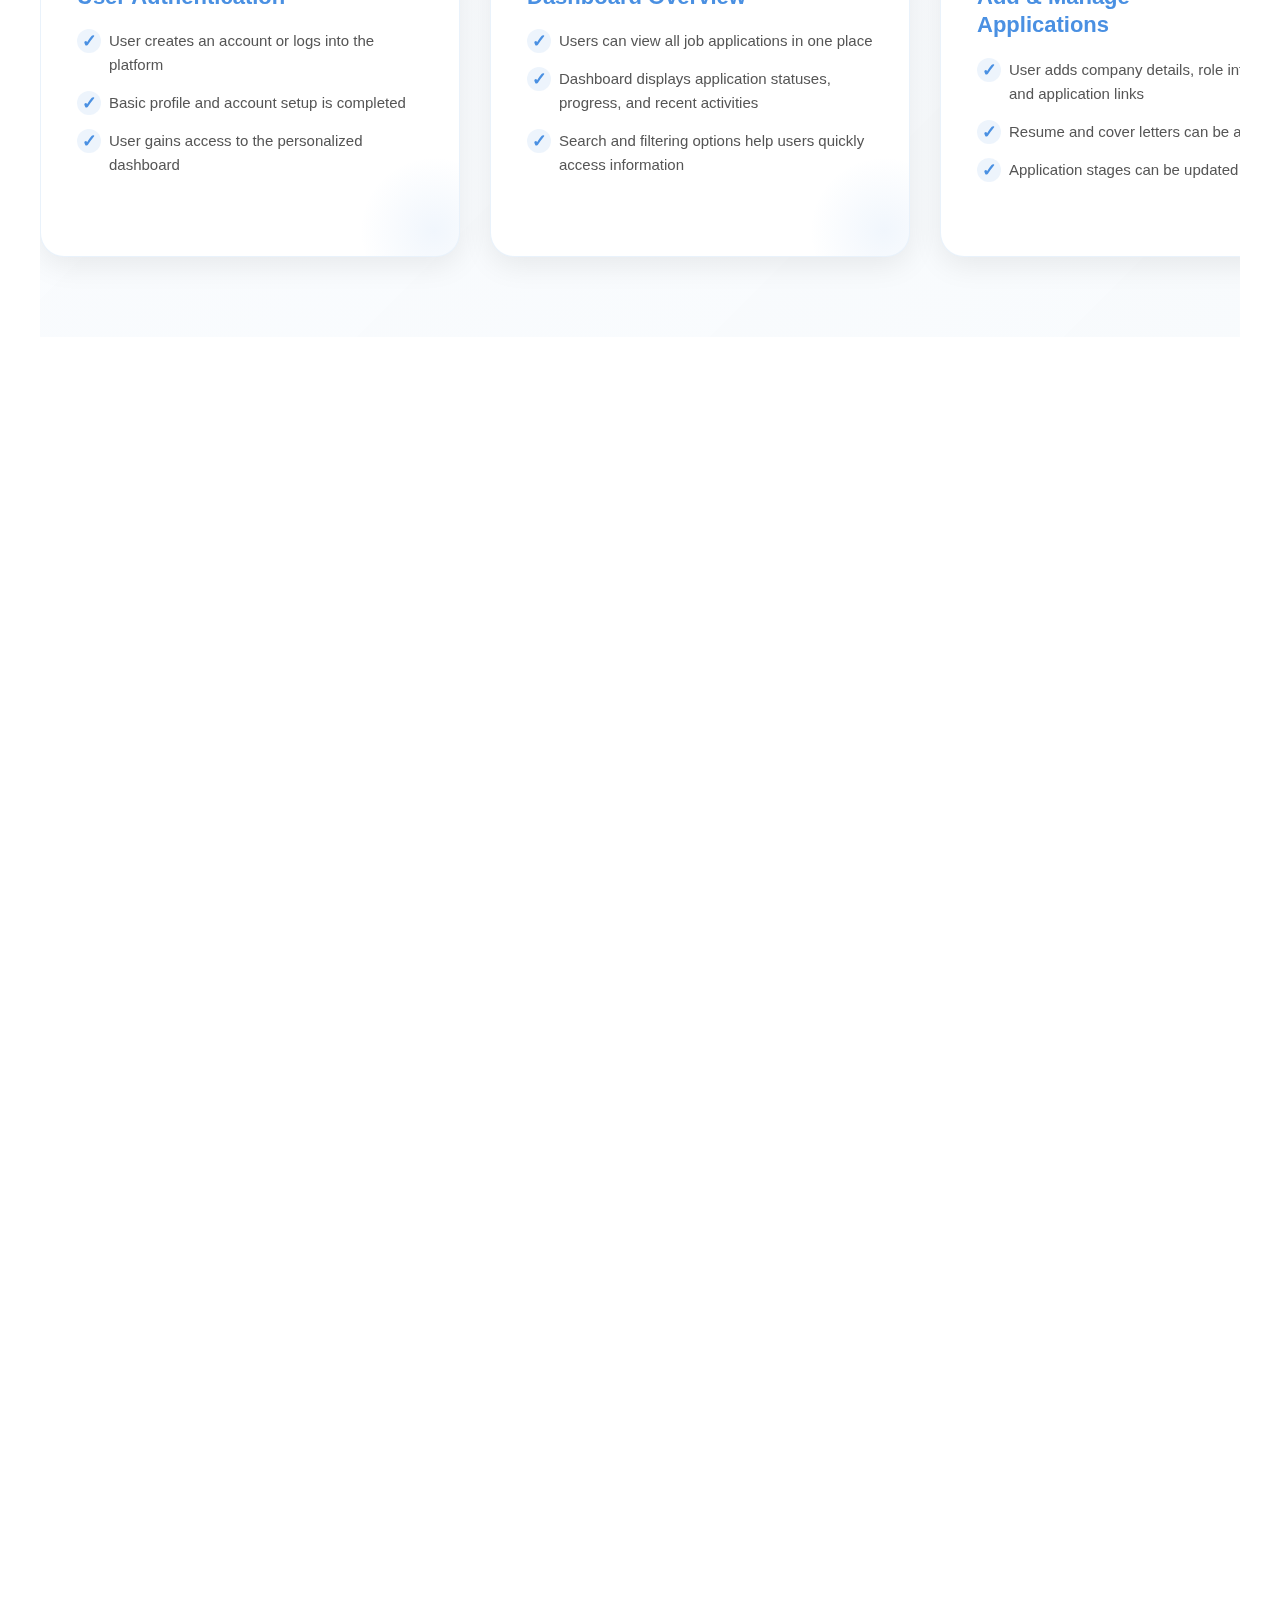
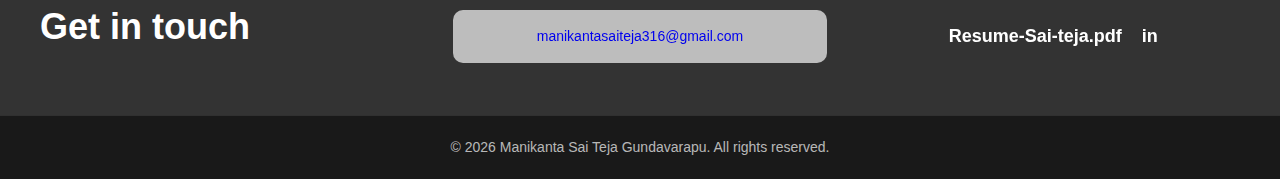
<file: trackr/index.html>
<!DOCTYPE html>
<html>
<head>
    <meta charset="UTF-8">
    <meta name="viewport" content="width=device-width, initial-scale=1.0">
    <title>Trackr - Case Study</title>
    <link href="https://fonts.googleapis.com/css?family=Readex+Pro&display=swap" rel="stylesheet" />
    <link href="https://fonts.googleapis.com/css?family=Inter&display=swap" rel="stylesheet" />
    <link href="https://fonts.googleapis.com/css?family=Roboto&display=swap" rel="stylesheet" />
    <link href="https://fonts.googleapis.com/css?family=Spline+Sans&display=swap" rel="stylesheet" />
    <link href="./css/main.css" rel="stylesheet" />
</head>
<body style="overflow-x:hidden">
    <!-- Scroll Progress Bar -->
    <div class="scroll-progress" id="scrollProgress"></div>

    <!-- Parallax Background Orbs -->
    <div class="parallax-orbs">
        <div class="orb orb-1"></div>
        <div class="orb orb-2"></div>
        <div class="orb orb-3"></div>
    </div>

    <!-- Navigation Header -->
    <nav class="nav-header">
        <div class="nav-container">
            <a href="../index.html" class="nav-name">Manikanta Sai Teja Gundavarapu</a>
            <div class="nav-links">
                <a href="../index.html" class="nav-item">My work</a>
                <a href="https://drive.google.com/file/d/1WfQl97TthRZkP6kutEcEHhvJuOFtfp_x/view?usp=sharing" class="nav-item">Resume/CV</a>
                <a href="../contact-page.html" class="nav-item">Contact</a>
            </div>
        </div>
    </nav>

    <!-- Hero Section -->
    <div class="hero-section">
        <!-- Background Image (Subtle) -->
        <div class="hero-background-image"></div>

        <!-- Hero Dashboard Image -->
        <div class="hero-dashboard">
            <div class="hero-dashboard-wrapper">
                <img src="./images/trackrimagestrackr-hero.png.png" alt="Trackr Dashboard" class="hero-dashboard-image" />
            </div>
            
            <!-- Title and Date on Right Side -->
            <div class="hero-content">
                <div class="hero-text">
                    <h1 class="hero-title">Trackr</h1>
                    <span class="hero-date">01/2026 - Present</span>
                </div>
            </div>
        </div>
    </div>

    <!-- Hero Description -->
    <div class="hero-description">
        <p>Trackr is an all-in-one job application tracking and optimization platform designed to simplify the job search process. It helps users manage applications, monitor interview progress, and organize resumes and cover letters in one place. The platform includes smart productivity tools such as an ATS Score Checker, AI Resume Optimizer, Resume Builder, and Cover Letter Generator. Built with a modern and scalable interface, Trackr focuses on clarity, efficiency, and user-centered design. The project was independently designed and developed with a vision to evolve into a fully AI-powered career assistant.</p>
    </div>

    <!-- Try Design Button -->
    <div class="try-design-container">
        <a href="https://trackr.saiteja.cloud/login" target="_blank" class="try-design-button">Try Design</a>
    </div>

    <!-- Screenshots Slideshow -->
    <div class="screenshots-slideshow">
        <!-- Sliding Images Container -->
        <div class="slideshow-container">
            <div class="slide active">
                <img src="./images/screenshot-login.png.png" alt="Trackr Login Page" />
            </div>
            <div class="slide">
                <img src="./images/screenshot-tools.png.png" alt="Trackr Tools Page" />
            </div>
            <div class="slide">
                <img src="./images/screenshot-profile.png.png" alt="Trackr Profile Page" />
            </div>
            <div class="slide">
                <img src="./images/screenshot-applications.png.png" alt="Trackr Applications Dashboard" />
            </div>
            <div class="slide">
                <img src="./images/screenshot-menu.png.png" alt="Trackr Menu" />
            </div>
        </div>
    </div>



    <!-- Main Content -->
    <div class="main-content">
        <!-- Project Background Section -->
        <section class="content-section">
            <h2 class="section-title">Project Background & Personal Journey</h2>
            <p class="section-text">Trackr started as a personal initiative inspired by the challenges I faced during my own job search journey. Managing applications, resumes, interview updates, and deadlines across multiple platforms often felt overwhelming and unorganized. I wanted to create a solution that could simplify and centralize the entire process for job seekers.</p>
            <p class="section-text">As a solo designer and frontend developer, I independently designed and developed the platform from the ground up. My focus was on creating a clean, modern, and user-friendly experience that reduces complexity while helping users stay organized throughout their job search process.</p>
            <p class="section-text">Beyond application tracking, I envisioned Trackr as a scalable career support platform with intelligent productivity tools. This led to the integration of features such as ATS analysis, resume optimization, resume building, and AI-powered cover letter generation, with future plans to expand into a fully AI-driven job assistant ecosystem.</p>
        </section>

        <!-- Research Section -->
        <section class="content-section">
            <h2 class="section-title">Research</h2>
            <p class="section-text">During the research phase, I explored how modern job seekers currently manage their applications and analyzed platforms such as Teal, Huntr, LinkedIn Jobs, and Notion-based job trackers. These platforms provided useful tracking and resume optimization features, but many solutions still required users to switch between multiple tools for application tracking, resume building, document management, and AI-based optimization.</p>
            <p class="section-text">I also studied common pain points experienced by students and professionals during the job search process. Users often struggled with tracking application statuses, managing different resume versions, remembering deadlines, and handling repetitive manual tasks across multiple platforms. Most existing tools focused only on one part of the workflow instead of providing a unified experience.</p>
            <p class="section-text">These insights helped shape Trackr into an all-in-one platform focused on simplicity, organization, and productivity. The research phase strongly influenced the decision to combine job tracking, ATS analysis, resume optimization, and AI-powered career tools into a single scalable ecosystem designed to reduce complexity and improve the overall user experience.</p>
        </section>

        <!-- User Surveys & Interviews Section -->
        <section class="content-section">
            <h2 class="section-title">User Surveys & Interviews</h2>
            <p class="section-text">To better understand how users manage job applications and interact with existing tracking systems, I conducted a combination of online surveys and user interviews with students, recent graduates, and active job seekers. The research focused on identifying workflow pain points, tracking behavior, and expectations for automation and organization tools during the job search process.</p>

            <h3 class="subsection-title">Survey Overview</h3>
            <div class="survey-overview-grid">
                <div class="survey-stat-card">
                    <span class="survey-stat-number">20</span>
                    <span class="survey-stat-label">Participants</span>
                    <span class="survey-stat-sub">Students • Graduates • Job Seekers</span>
                </div>
                <div class="survey-stat-card">
                    <span class="survey-stat-number">Hybrid</span>
                    <span class="survey-stat-label">Method</span>
                    <span class="survey-stat-sub">Survey Forms & User Interviews</span>
                </div>
                <div class="survey-stat-card">
                    <span class="survey-stat-number">3</span>
                    <span class="survey-stat-label">Focus Areas</span>
                    <span class="survey-stat-sub">Tracking • Organization • Automation</span>
                </div>
            </div>

            <h3 class="subsection-title">Key Survey Findings</h3>
            <div class="survey-findings-grid">
                <div class="finding-card"><span class="finding-percent">80%</span><p>use spreadsheets, Excel sheets, or personal folders to manage applications</p></div>
                <div class="finding-card"><span class="finding-percent">78%</span><p>reported losing important application data due to poor organization or technical issues</p></div>
                <div class="finding-card"><span class="finding-percent">74.5%</span><p>experience difficulties tracking interview stages and application progress</p></div>
                <div class="finding-card"><span class="finding-percent">81%</span><p>prefer a centralized web-based platform over manual systems</p></div>
                <div class="finding-card"><span class="finding-percent">75%</span><p>want clearer visibility of application statuses and progress updates</p></div>
                <div class="finding-card"><span class="finding-percent">90%</span><p>need automation features such as email-based status updates and workflow automation</p></div>
            </div>

            <h3 class="subsection-title">User Interviews</h3>
            <p class="section-text">I conducted one-on-one interviews to better understand user frustrations, motivations, and workflow challenges during the job search journey.</p>
            <div class="interview-insights">
                <h4 class="insights-title">Interview Insights</h4>
                <ul class="insights-list">
                    <li>Users feel overwhelmed while managing multiple applications simultaneously</li>
                    <li>Many rely on manual spreadsheets or disconnected folder systems</li>
                    <li>Users prefer visual status indicators for faster tracking</li>
                    <li>Confusion often occurs between different application stages</li>
                    <li>A clean and focused interface increases confidence and usability</li>
                    <li>Automation is highly preferred to reduce repetitive manual tasks</li>
                </ul>
            </div>

            <h3 class="subsection-title">Key Takeaways</h3>
            <div class="takeaways-grid">
                <div class="takeaway-card">Users need a centralized and organized tracking experience</div>
                <div class="takeaway-card">Better visibility improves application management efficiency</div>
                <div class="takeaway-card">Automation can significantly reduce manual effort and stress</div>
                <div class="takeaway-card">Simple and intuitive interfaces improve overall usability</div>
                <div class="takeaway-card">Combining tracking and optimization tools creates a stronger user experience</div>
            </div>
        </section>

        <!-- Card Sorts & Affinity Mapping Section -->
        <section class="content-section">
            <h2 class="section-title">Card Sorting & Affinity Mapping</h2>
            <p class="section-text">To better understand how users mentally organize job application workflows, I conducted card sorting and affinity mapping activities based on insights collected during surveys and interviews. These exercises helped identify how users grouped features related to application tracking, document management, interview progress, and automation tools. By clustering similar behaviors and expectations into meaningful themes, I was able to simplify the platform structure and improve overall usability.</p>
            <p class="section-text">The findings played an important role in designing a more intuitive information architecture for Trackr. They helped prioritize core features, reduce unnecessary complexity, and create clearer navigation flows aligned with real user expectations and behaviors during the job search process.</p>

            <div class="affinity-grid">
                <!-- Pain Points -->
                <div class="affinity-card pain">
                    <h3 class="affinity-title">🔴 Pain Points</h3>
                    <ul class="affinity-list">
                        <li>Application overload</li>
                        <li>Tracking confusion</li>
                        <li>Spreadsheet dependency</li>
                        <li>Lost application data</li>
                        <li>Poor status visibility</li>
                        <li>Manual workflows</li>
                        <li>Document mismanagement</li>
                        <li>Interview tracking issues</li>
                        <li>Scattered platforms</li>
                        <li>Repetitive data entry</li>
                        <li>No centralized system</li>
                        <li>Missed deadlines</li>
                        <li>Workflow complexity</li>
                        <li>Lack of automation</li>
                        <li>Job search stress</li>
                    </ul>
                </div>

                <!-- Behavioral Points -->
                <div class="affinity-card behavioral">
                    <h3 class="affinity-title">🟡 Behavioral Points</h3>
                    <ul class="affinity-list">
                        <li>Using spreadsheets</li>
                        <li>Creating personal folders</li>
                        <li>Manual status updates</li>
                        <li>Saving multiple resumes</li>
                        <li>Checking emails repeatedly</li>
                        <li>Switching between platforms</li>
                        <li>Tracking through notes</li>
                        <li>Daily application reviewing</li>
                        <li>Visual progress checking</li>
                        <li>Using browser bookmarks</li>
                        <li>Searching old emails</li>
                        <li>Document duplication</li>
                        <li>Frequent status monitoring</li>
                        <li>Prioritizing applications manually</li>
                        <li>Using web platforms regularly</li>
                    </ul>
                </div>

                <!-- Desire Points -->
                <div class="affinity-card desire">
                    <h3 class="affinity-title">🟢 Desire Points</h3>
                    <ul class="affinity-list">
                        <li>All-in-one platform</li>
                        <li>Centralized tracking</li>
                        <li>Clear status visibility</li>
                        <li>AI-powered automation</li>
                        <li>Automatic email updates</li>
                        <li>Simple and modern interface</li>
                        <li>Easy document organization</li>
                        <li>Smart resume optimization</li>
                        <li>Fast application management</li>
                        <li>Visual progress indicators</li>
                        <li>Reduced manual effort</li>
                        <li>Workflow efficiency</li>
                        <li>Cross-device accessibility</li>
                        <li>Personalized career tools</li>
                        <li>Stress-free job tracking</li>
                    </ul>
                </div>
            </div>
        </section>

        <!-- Meet the Users Section -->
        <section class="content-section">
            <h2 class="section-title">Meet the Users: Personas, Task Flows & User Journeys</h2>
            <p class="section-text">Before starting the wireframing process, I explored communities and platforms where job seekers actively discuss their application experiences, career planning strategies, and productivity workflows. This included browsing job search communities, LinkedIn discussions, Reddit forums, and productivity-focused platforms to understand how users currently manage applications, resumes, and interview tracking.</p>
            <p class="section-text">By observing real user behaviors and workflow patterns, I gained deeper insight into the frustrations users face during the job search journey. Many users struggled with scattered tools, poor organization, repetitive manual tracking, and a lack of visibility into their application progress. Understanding these behaviors helped me identify not only what users needed, but also the motivations and emotions behind their actions.</p>
            <p class="section-text">These insights allowed me to build realistic personas representing different types of job seekers and professionals. Based on their goals, frustrations, and behaviors, I developed user journeys and task flows to ensure the platform delivers a smoother, more intuitive, and productivity-focused experience.</p>
            <p class="section-text">The research insights helped me define 3 primary personas:</p>

            <div class="personas-grid">
                <div class="persona-card">
                    <div class="persona-avatar">🎓</div>
                    <h3 class="persona-name">Sushant CG</h3>
                    <p class="persona-role">The Ambitious Master's Student</p>
                </div>
                <div class="persona-card">
                    <div class="persona-avatar"></div>
                    <h3 class="persona-name">K. Surya Kumar</h3>
                    <p class="persona-role">The Recent Graduate</p>
                </div>
                <div class="persona-card">
                    <div class="persona-avatar">💼</div>
                    <h3 class="persona-name">G. Midhun Kumar</h3>
                    <p class="persona-role">The Experienced Professional</p>
                </div>
            </div>

            <!-- Detailed Personas -->
            <div class="detailed-personas">

                <!-- Sushant CG -->
                <div class="detailed-persona-card">
                    <div class="dp-header">
                        <span class="dp-avatar">👤</span>
                        <div>
                            <h3 class="dp-name">Sushant CG – The Ambitious Master's Student</h3>
                            <p class="dp-meta">Age: 23 &nbsp;|&nbsp; Occupation: Master's Student at TU Dresden &nbsp;|&nbsp; Location: Dresden, Germany</p>
                        </div>
                    </div>
                    <div class="dp-grid">
                        <div class="dp-block goals"><h4>🎯 Goals</h4><ul><li>Find working student opportunities in AI</li><li>Track multiple applications efficiently</li><li>Improve resume quality for international roles</li></ul></div>
                        <div class="dp-block frustrations"><h4>😣 Frustrations</h4><ul><li>Managing applications manually</li><li>Losing track of interview updates</li><li>Difficulty tailoring resumes for different roles</li></ul></div>
                        <div class="dp-block behaviors"><h4>🧠 Behaviors</h4><ul><li>Applies to multiple jobs weekly</li><li>Frequently updates resumes and cover letters</li><li>Uses job portals and LinkedIn daily</li></ul></div>
                        <div class="dp-block needs"><h4>❤️ Needs</h4><ul><li>Centralized application tracking</li><li>Resume optimization support</li><li>Clear interview and status visibility</li></ul></div>
                    </div>
                    <div class="dp-quote">"I need a system that helps me stay organized while applying to multiple AI-related opportunities."</div>
                </div>

                <!-- K. Surya Kumar -->
                <div class="detailed-persona-card">
                    <div class="dp-header">
                        <span class="dp-avatar">👤</span>
                        <div>
                            <h3 class="dp-name">K. Surya Kumar – The Recent Graduate</h3>
                            <p class="dp-meta">Age: 24 &nbsp;|&nbsp; Occupation: Associate Software Developer at Ascendion &nbsp;|&nbsp; Location: Bangalore, India</p>
                        </div>
                    </div>
                    <div class="dp-grid">
                        <div class="dp-block goals"><h4>🎯 Goals</h4><ul><li>Explore better software development opportunities</li><li>Track career growth applications</li><li>Manage resumes for different tech roles</li></ul></div>
                        <div class="dp-block frustrations"><h4>😣 Frustrations</h4><ul><li>Switching between multiple tracking methods</li><li>Forgetting follow-ups and deadlines</li><li>Repetitive manual workflows</li></ul></div>
                        <div class="dp-block behaviors"><h4>🧠 Behaviors</h4><ul><li>Regularly browses job platforms</li><li>Saves job postings for later review</li><li>Maintains multiple resume versions</li></ul></div>
                        <div class="dp-block needs"><h4>❤️ Needs</h4><ul><li>Organized job tracking system</li><li>Faster workflow management</li><li>Simplified document organization</li></ul></div>
                    </div>
                    <div class="dp-quote">"I want a simple platform where I can manage applications without relying on spreadsheets."</div>
                </div>

                <!-- G. Midhun Kumar -->
                <div class="detailed-persona-card">
                    <div class="dp-header">
                        <span class="dp-avatar">👤</span>
                        <div>
                            <h3 class="dp-name">G. Midhun Kumar – The Experienced Professional</h3>
                            <p class="dp-meta">Age: 29 &nbsp;|&nbsp; Occupation: Network Development Engineer &nbsp;|&nbsp; Experience: 5 Years at Amazon &nbsp;|&nbsp; Location: Bangalore, India</p>
                        </div>
                    </div>
                    <div class="dp-grid">
                        <div class="dp-block goals"><h4>🎯 Goals</h4><ul><li>Search for better career opportunities</li><li>Manage high-volume professional applications</li><li>Track interview pipelines efficiently</li></ul></div>
                        <div class="dp-block frustrations"><h4>😣 Frustrations</h4><ul><li>Difficulty managing multiple interview stages</li><li>Lack of automation in current workflows</li><li>Time-consuming document handling</li></ul></div>
                        <div class="dp-block behaviors"><h4>🧠 Behaviors</h4><ul><li>Reviews job opportunities regularly</li><li>Prefers structured and efficient workflows</li><li>Focuses on productivity and speed</li></ul></div>
                        <div class="dp-block needs"><h4>❤️ Needs</h4><ul><li>Advanced application tracking</li><li>Automated workflow updates</li><li>Professional and scalable interface</li></ul></div>
                    </div>
                    <div class="dp-quote">"I need better visibility and automation to manage my applications more efficiently."</div>
                </div>

            </div>
        </section>

        <!-- Exploration & Ideation Section -->
        <section class="content-section">
            <h2 class="section-title">Exploration & Ideation</h2>
            <p class="section-text">During the exploration phase, I studied how users interact with job tracking and productivity platforms in real-world scenarios. Based on research insights, I explored multiple layout structures, navigation patterns, and dashboard concepts to create a more intuitive and organized experience.</p>
            <p class="section-text">I experimented with card-based layouts, table views, workflow-focused navigation, and minimal interface designs to improve usability and reduce complexity. Special focus was given to visual hierarchy, accessibility, and faster access to important features such as application tracking, resume tools, and AI-powered workflows.</p>
            <p class="section-text">The ideation process also helped shape future AI-driven experiences including ATS analysis, resume optimization, and automated status updates, ensuring the platform remains scalable and adaptable for future growth.</p>
            
            <!-- Exploration Image -->
            <div class="exploration-image-container" style="margin-top: 40px;">
                <img src="./images/Screenshot 2026-05-06 205527.png" alt="Trackr Design Exploration" class="exploration-image" />
            </div>
        </section>

        <!-- Workflow Section with Looping Cards -->
        <section class="content-section">
            <h2 class="section-title">Workflow</h2>
            <p class="section-text" style="margin-bottom: 50px; text-align: center; max-width: 900px; margin-left: auto; margin-right: auto;">The Trackr workflow was designed to create a smooth and organized experience for users throughout their job search journey. The platform guides users from onboarding to application tracking and career optimization through a centralized and intuitive workflow structure.</p>
        </section>

        <!-- Looping Workflow Cards -->
        <div class="workflow-cards-container">
            <div class="workflow-cards-track">
                <!-- Card 1 -->
                <div class="workflow-card">
                    <span class="workflow-card-number">1</span>
                    <span class="workflow-card-icon">🔐</span>
                    <h3 class="workflow-card-title">User Authentication</h3>
                    <ul class="workflow-card-features">
                        <li>User creates an account or logs into the platform</li>
                        <li>Basic profile and account setup is completed</li>
                        <li>User gains access to the personalized dashboard</li>
                    </ul>
                </div>

                <!-- Card 2 -->
                <div class="workflow-card">
                    <span class="workflow-card-number">2</span>
                    <span class="workflow-card-icon">📊</span>
                    <h3 class="workflow-card-title">Dashboard Overview</h3>
                    <ul class="workflow-card-features">
                        <li>Users can view all job applications in one place</li>
                        <li>Dashboard displays application statuses, progress, and recent activities</li>
                        <li>Search and filtering options help users quickly access information</li>
                    </ul>
                </div>

                <!-- Card 3 -->
                <div class="workflow-card">
                    <span class="workflow-card-number">3</span>
                    <span class="workflow-card-icon">➕</span>
                    <h3 class="workflow-card-title">Add & Manage Applications</h3>
                    <ul class="workflow-card-features">
                        <li>User adds company details, role information, and application links</li>
                        <li>Resume and cover letters can be attached</li>
                        <li>Application stages can be updated dynamically</li>
                    </ul>
                </div>

                <!-- Card 4 -->
                <div class="workflow-card">
                    <span class="workflow-card-number">4</span>
                    <span class="workflow-card-icon">📈</span>
                    <h3 class="workflow-card-title">Application Tracking</h3>
                    <ul class="workflow-card-features">
                        <li>Track statuses such as Applied, Interview, Offer, or Rejected</li>
                        <li>Monitor interview schedules and updates</li>
                        <li>Maintain organized application history</li>
                    </ul>
                </div>

                <!-- Card 5 -->
                <div class="workflow-card">
                    <span class="workflow-card-number">5</span>
                    <span class="workflow-card-icon">🤖</span>
                    <h3 class="workflow-card-title">AI & Productivity Tools</h3>
                    <ul class="workflow-card-features">
                        <li>ATS Score Checker analyzes resume compatibility</li>
                        <li>AI Resume Optimizer improves resume quality</li>
                        <li>Resume Builder creates customizable resumes</li>
                        <li>AI Cover Letter Generator creates personalized cover letters</li>
                    </ul>
                </div>

                <!-- Card 6 -->
                <div class="workflow-card">
                    <span class="workflow-card-number">6</span>
                    <span class="workflow-card-icon">👤</span>
                    <h3 class="workflow-card-title">Profile & Document Management</h3>
                    <ul class="workflow-card-features">
                        <li>Manage resumes and personal information</li>
                        <li>Update account settings and passwords</li>
                        <li>Access help and support resources</li>
                    </ul>
                </div>

                <!-- Card 7 - Future -->
                <div class="workflow-card future">
                    <span class="workflow-card-number">7</span>
                    <span class="workflow-card-icon">✨</span>
                    <h3 class="workflow-card-title">Future Automation Workflow</h3>
                    <ul class="workflow-card-features">
                        <li>Automatic status updates through email integration</li>
                        <li>AI-powered job recommendations</li>
                        <li>Smart workflow automation and notifications</li>
                        <li>Centralized career assistance ecosystem</li>
                    </ul>
                </div>
            </div>
        </div>

        <!-- Usability Testing Section -->
        <section class="content-section testing-section">
            <h2 class="section-title">Usability Testing</h2>

            <!-- Test Persona -->
            <div class="detailed-persona-card" style="margin-bottom: 40px;">
                <div class="dp-header">
                    <span class="dp-avatar">👤</span>
                    <div>
                        <h3 class="dp-name">Test Persona – P. Mounika, The Efficient Professional</h3>
                        <p class="dp-meta">Age: 25 &nbsp;|&nbsp; Occupation: Software Engineer at Wipro &nbsp;|&nbsp; Location: Hyderabad</p>
                    </div>
                </div>
                <div class="dp-grid">
                    <div class="dp-block goals"><h4>🎯 Goals</h4><ul><li>Track job applications efficiently</li><li>Manage resumes and documents in one place</li><li>Monitor interview progress clearly</li></ul></div>
                    <div class="dp-block frustrations"><h4>😣 Frustrations</h4><ul><li>Too many manual tracking methods</li><li>Confusing application organization</li><li>Difficulty remembering status updates</li></ul></div>
                    <div class="dp-block behaviors"><h4>🧠 Behaviors</h4><ul><li>Frequently checks application progress</li><li>Uses multiple job platforms daily</li><li>Prefers fast and organized workflows</li></ul></div>
                    <div class="dp-block needs"><h4>❤️ Needs</h4><ul><li>Centralized tracking system</li><li>Clear application visibility</li><li>Quick and simple navigation</li></ul></div>
                </div>
                <div class="dp-quote">"I need a platform where I can manage everything quickly without switching between multiple tools."</div>
            </div>
            
            <p class="section-text"><strong>Task Completion:</strong> Users were asked to complete core tasks such as creating applications, updating statuses, uploading resumes, and exploring AI-powered tools to evaluate usability, workflow efficiency, and accessibility across the platform.</p>
            <p class="section-text"><strong>Navigation & Clarity:</strong> Testing focused on how easily users could navigate between sections, understand labels, identify application statuses, and access important features without external guidance. Special attention was given to dashboard clarity and workflow simplicity.</p>
            <p class="section-text"><strong>Feedback & Iteration:</strong> User feedback highlighted areas related to navigation improvements, workflow simplification, and clearer status visibility. Based on the findings, layouts, interactions, and feature organization were refined to create a smoother and more intuitive user experience.</p>
            
            <h3 class="subsection-title">Usability Testing Results & Affinity Mapping</h3>
            <p class="section-text">Usability testing revealed important insights related to application tracking workflows, information visibility, and feature accessibility. Through affinity mapping, recurring patterns such as confusion caused by scattered tracking methods, lack of centralized organization, and the need for automation became evident.</p>
            <p class="section-text">These findings helped prioritize improvements such as simplified navigation, better dashboard structure, clearer status indicators, and faster workflows. As a result, the final experience became more organized, efficient, and aligned with real user expectations during the job search process.</p>
        </section>

        <!-- User Interface Design Section -->
        <section class="content-section ui-section">
            <h2 class="section-title">User Interface Design</h2>
            <div class="ui-content-with-slideshow">
                <div class="ui-text-column">
                    <p class="section-text">The user interface design of Trackr was focused on creating a clean, modern, and productivity-driven experience for job seekers. The visual design emphasizes clarity, simplicity, and accessibility while maintaining a professional aesthetic suitable for both students and experienced professionals.</p>
                    <p class="section-text">A dark-mode-first design system was chosen to reduce visual fatigue and create a more focused workspace for users managing multiple applications and career-related tasks. Consistent spacing, typography, card-based layouts, and visual hierarchy were carefully designed to improve readability and guide users toward important actions and information.</p>
                    <p class="section-text">The interface was designed to support fast and intuitive interactions across different workflows such as application tracking, resume management, ATS analysis, and AI-powered tools. Special attention was given to navigation simplicity, clear status visibility, and modular layouts to ensure scalability for future feature expansion and automation capabilities.</p>
                </div>
                
                <!-- UI Screenshots Slideshow (Compact) -->
                <div class="ui-screenshots-slideshow">
                    <div class="ui-slideshow-container">
                        <div class="ui-slide active">
                            <img src="./images/screenshot-login.png.png" alt="Trackr Login Page" />
                        </div>
                        <div class="ui-slide">
                            <img src="./images/screenshot-tools.png.png" alt="Trackr Tools Page" />
                        </div>
                        <div class="ui-slide">
                            <img src="./images/screenshot-profile.png.png" alt="Trackr Profile Page" />
                        </div>
                        <div class="ui-slide">
                            <img src="./images/screenshot-applications.png.png" alt="Trackr Applications Dashboard" />
                        </div>
                        <div class="ui-slide">
                            <img src="./images/screenshot-menu.png.png" alt="Trackr Menu" />
                        </div>
                    </div>
                </div>
            </div>
        </section>

        <!-- What This Project Taught Me Section -->
        <section class="content-section learning-section">
            <h2 class="section-title">Trackr taught me</h2>
            <div class="learning-content">
                <div class="learning-text">
                    <p class="section-text">Trackr taught me how to translate real productivity challenges into meaningful design solutions. It strengthened my ability to conduct user research, identify genuine pain points, and make design decisions based on user needs rather than assumptions.</p>
                    <p class="section-text">The project also helped me improve my skills in structuring user flows, simplifying complex information, and iterating through feedback. Most importantly, Trackr taught me the value of simplicity in design—understanding that less is often more, and creating experiences that feel effortless, clear, and empowering.</p>
                </div>
            </div>
        </section>
    </div>

    <!-- Footer -->
    <footer class="footer">
        <div class="footer-content">
            <h3>Get in touch</h3>
            <div class="contact-info">
                <a href="mailto:manikantasaiteja316@gmail.com">manikantasaiteja316@gmail.com</a>
            </div>
            <div class="footer-links">
                <a href="https://drive.google.com/file/d/1WfQl97TthRZkP6kutEcEHhvJuOFtfp_x/view?usp=sharing">Resume-Sai-teja.pdf</a>
                <a href="https://www.linkedin.com/in/saiteja191">in</a>
            </div>
        </div>
    </footer>

    <!-- Copyright Footer -->
    <div class="footer-copyright">
        <div class="copyright-content">
            <p>&copy; 2026 Manikanta Sai Teja Gundavarapu. All rights reserved.</p>
        </div>
    </div>

    <!-- Floating Action Buttons -->
    <div class="fab-container">
        <a href="#" class="fab" data-tooltip="Back to Top" id="backToTop">↑</a>
        <a href="https://trackr.saiteja.cloud/login" target="_blank" class="fab" data-tooltip="Try Live Demo">▶</a>
    </div>

    <!-- Slideshow Script -->
    <script src="./js/slideshow.js"></script>
    <!-- UI Enhancements Script -->
    <script src="./js/ui-enhancements.js"></script>
</body>
</html>
</file>
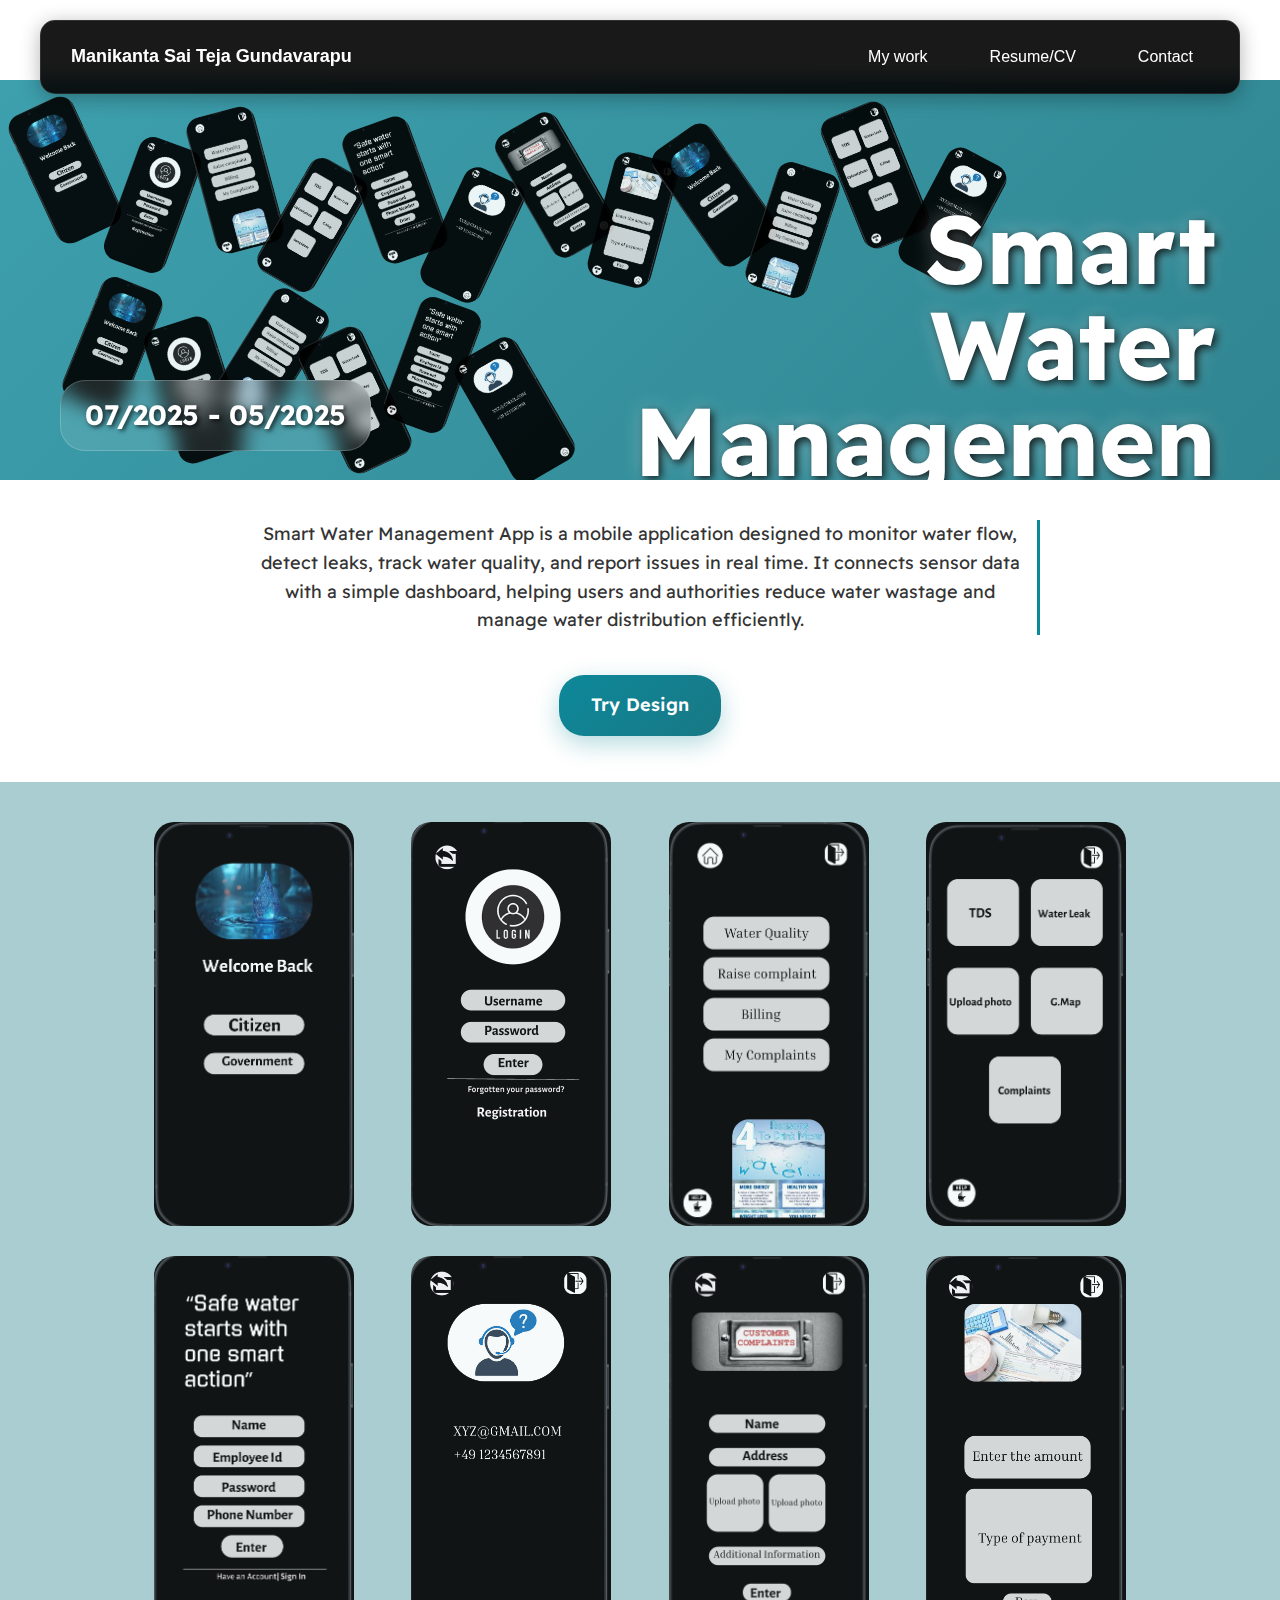
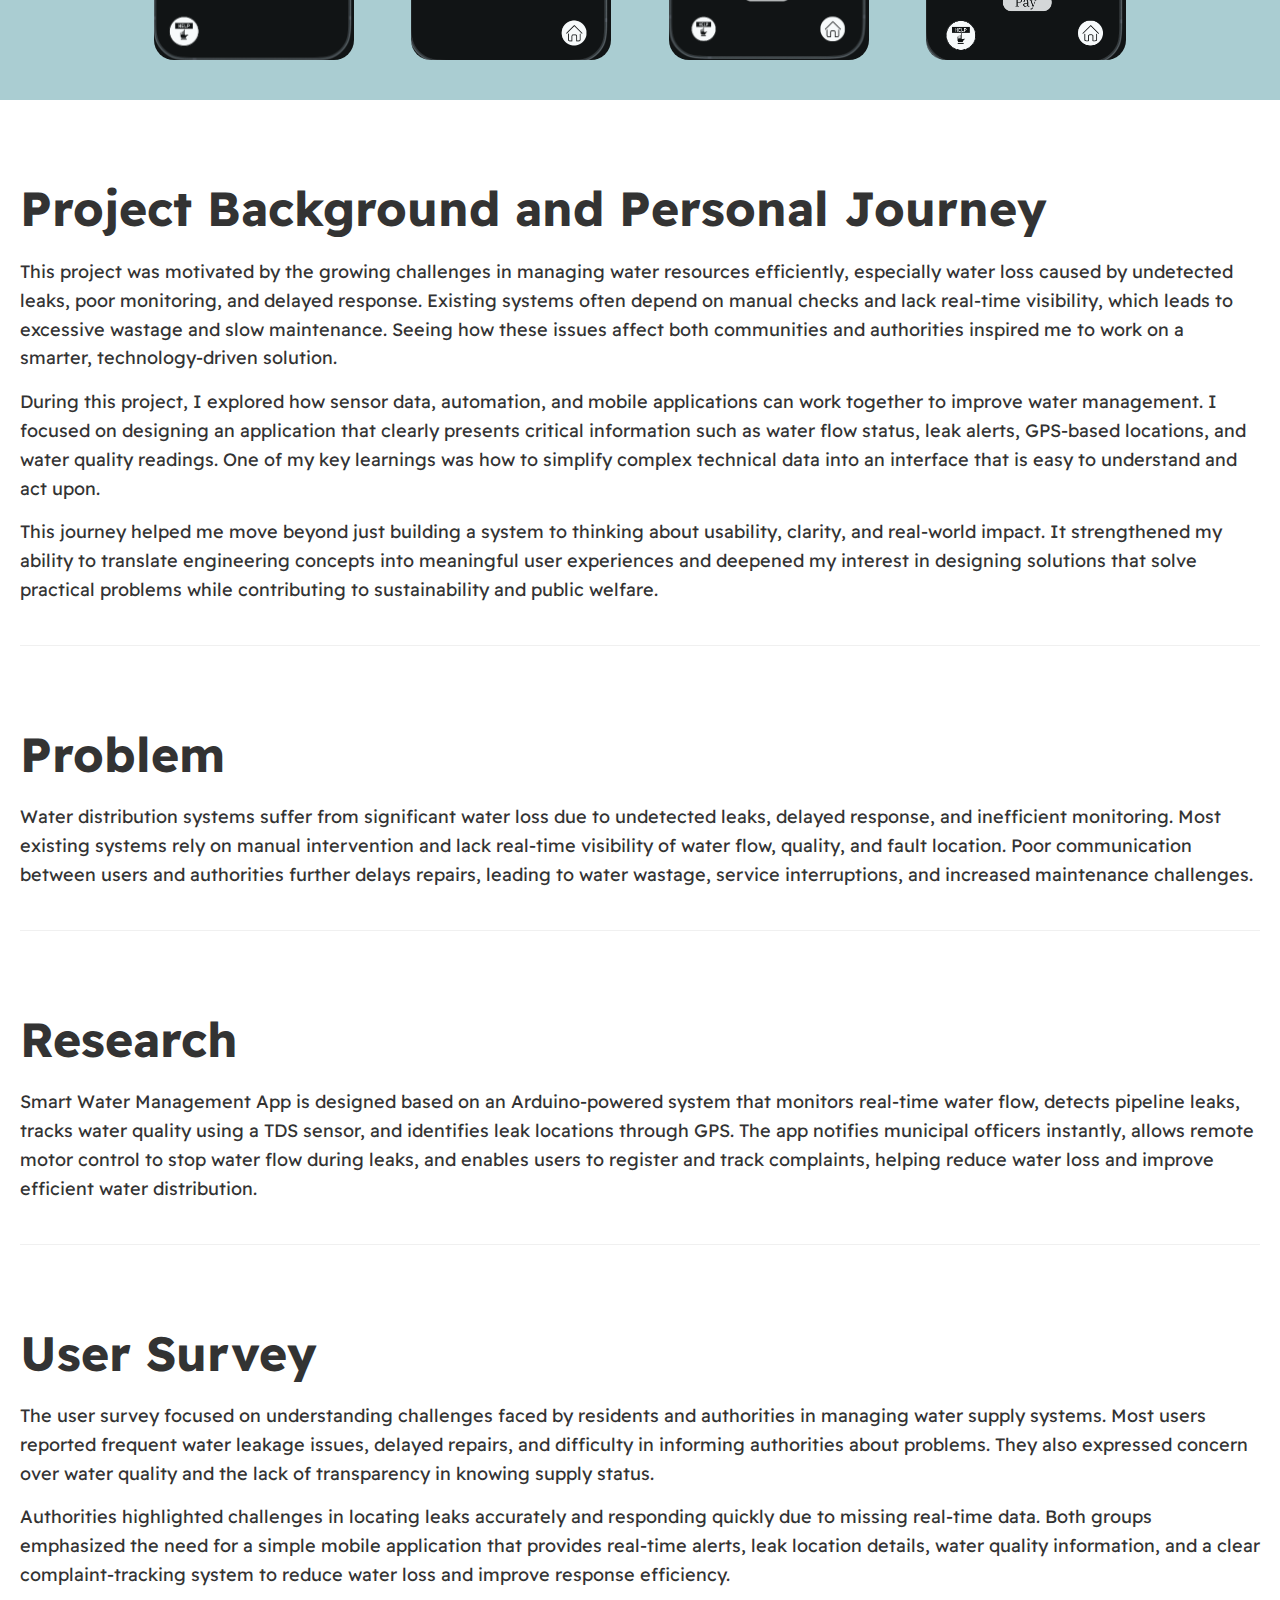
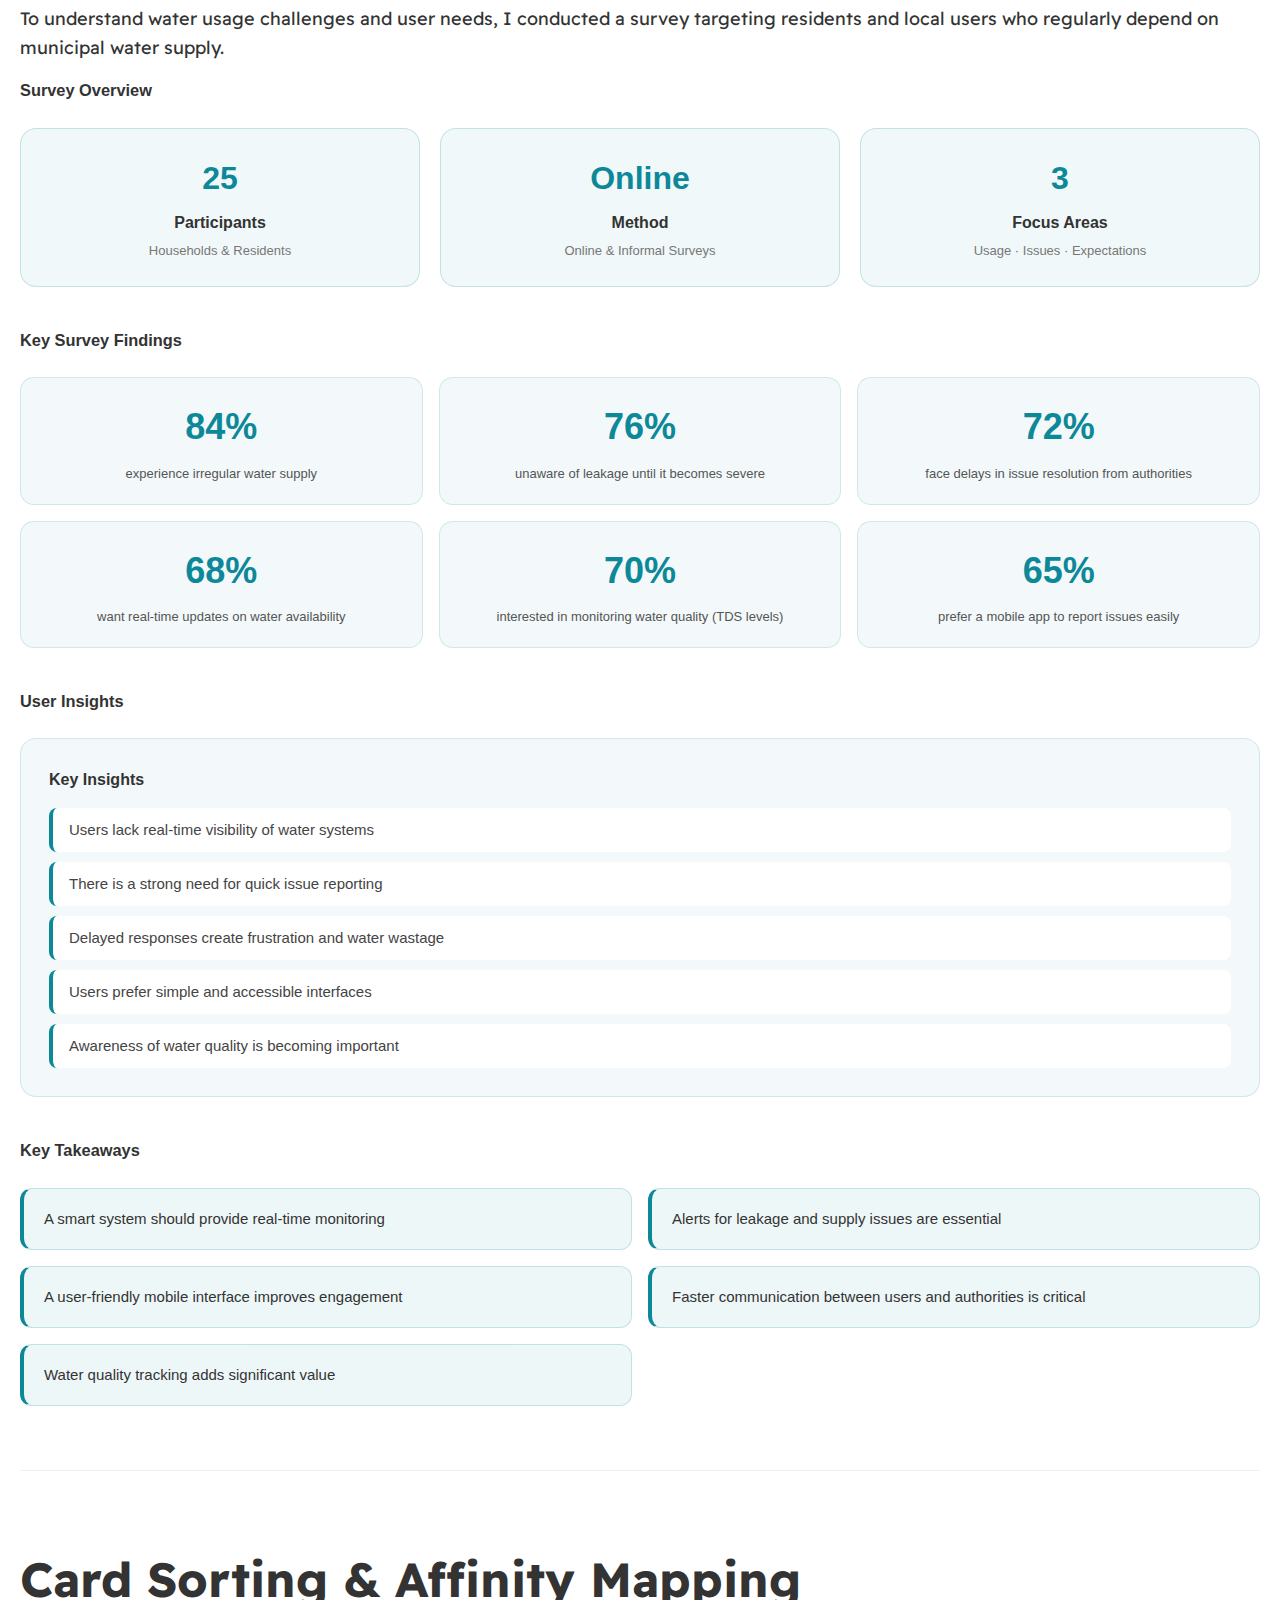
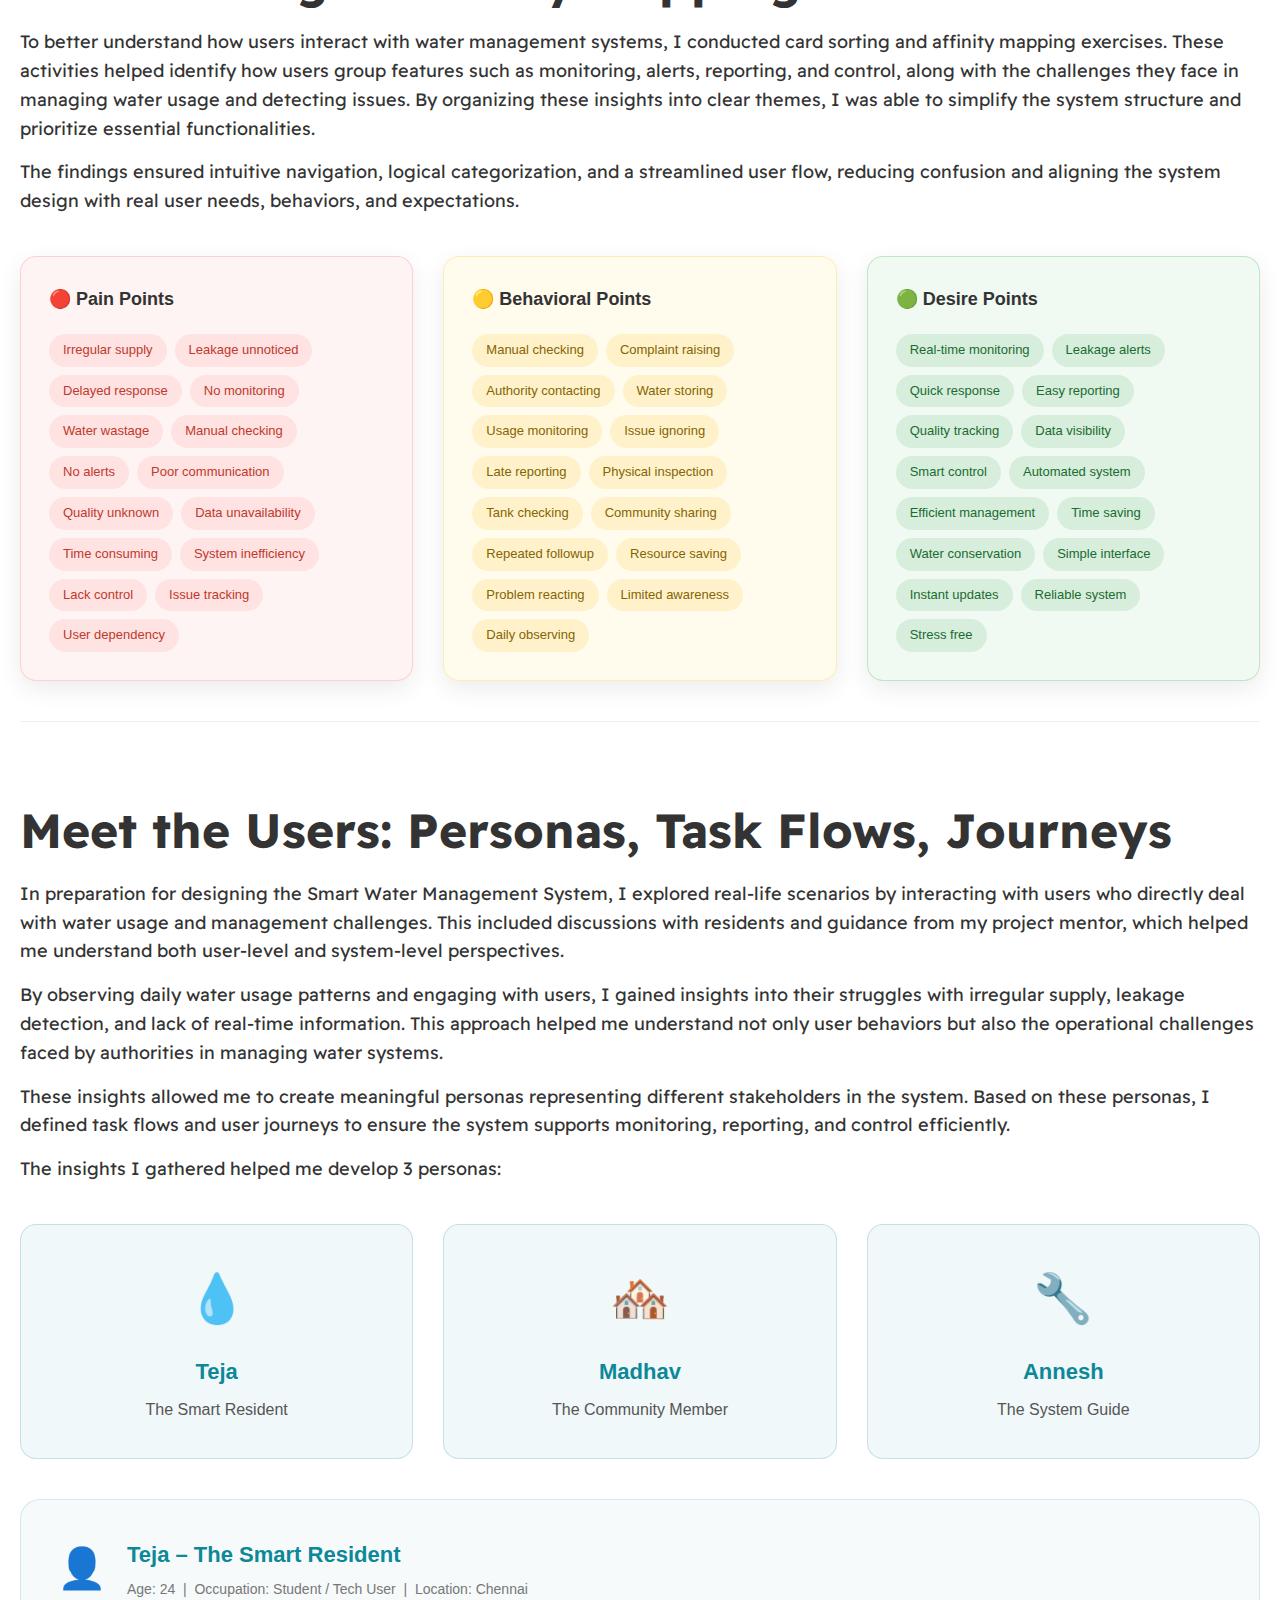
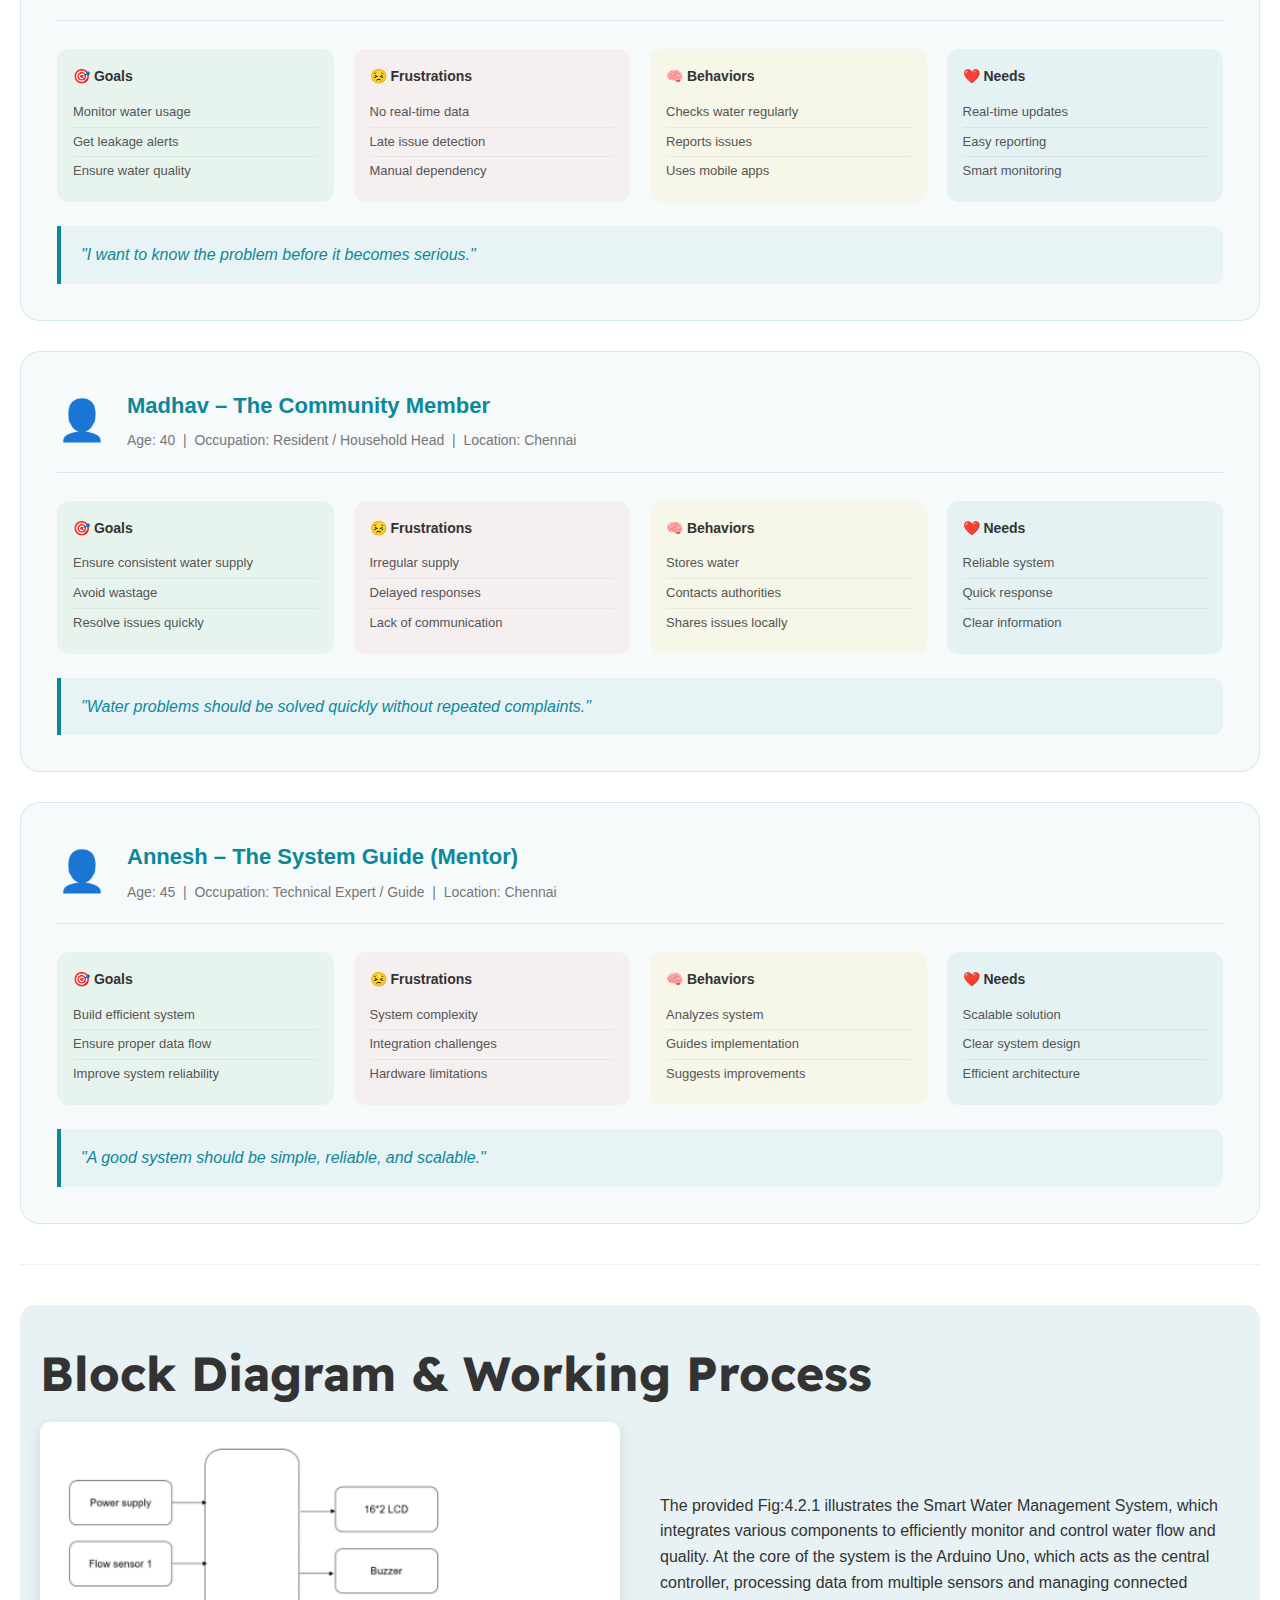
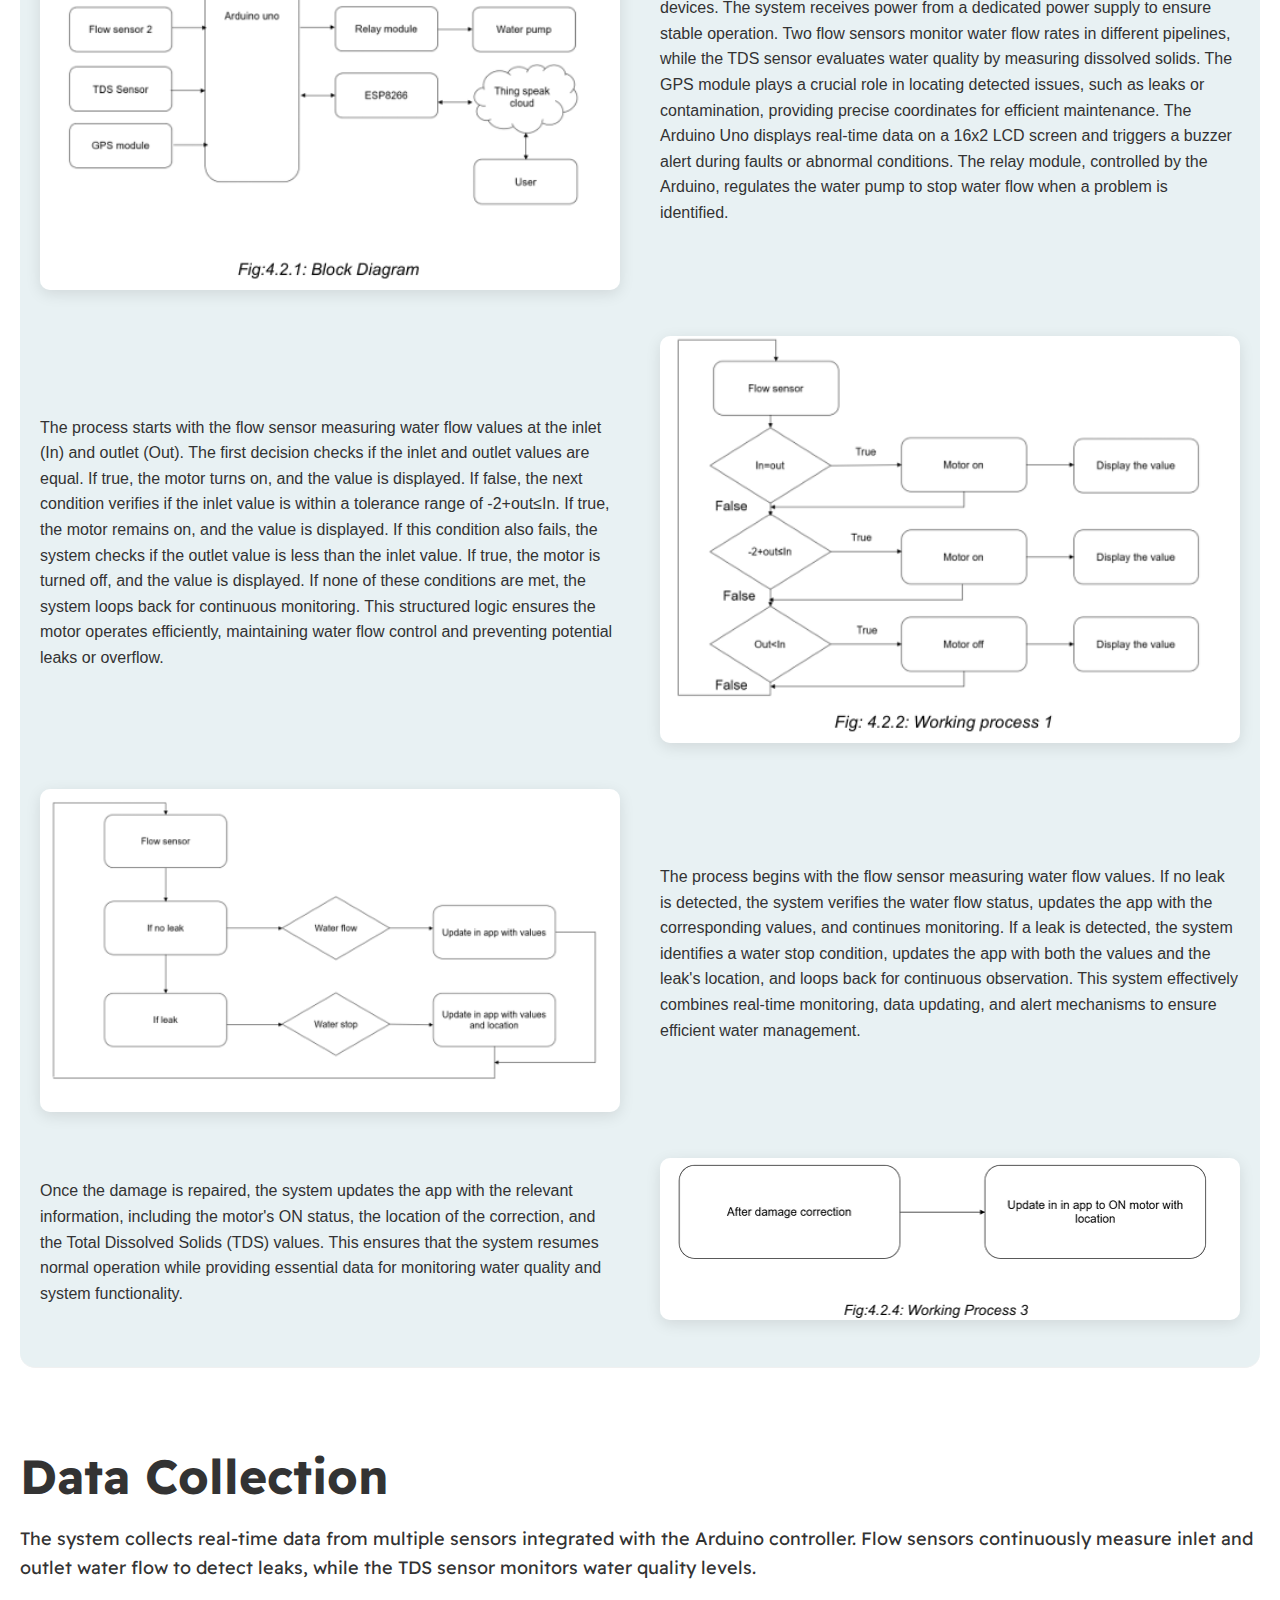
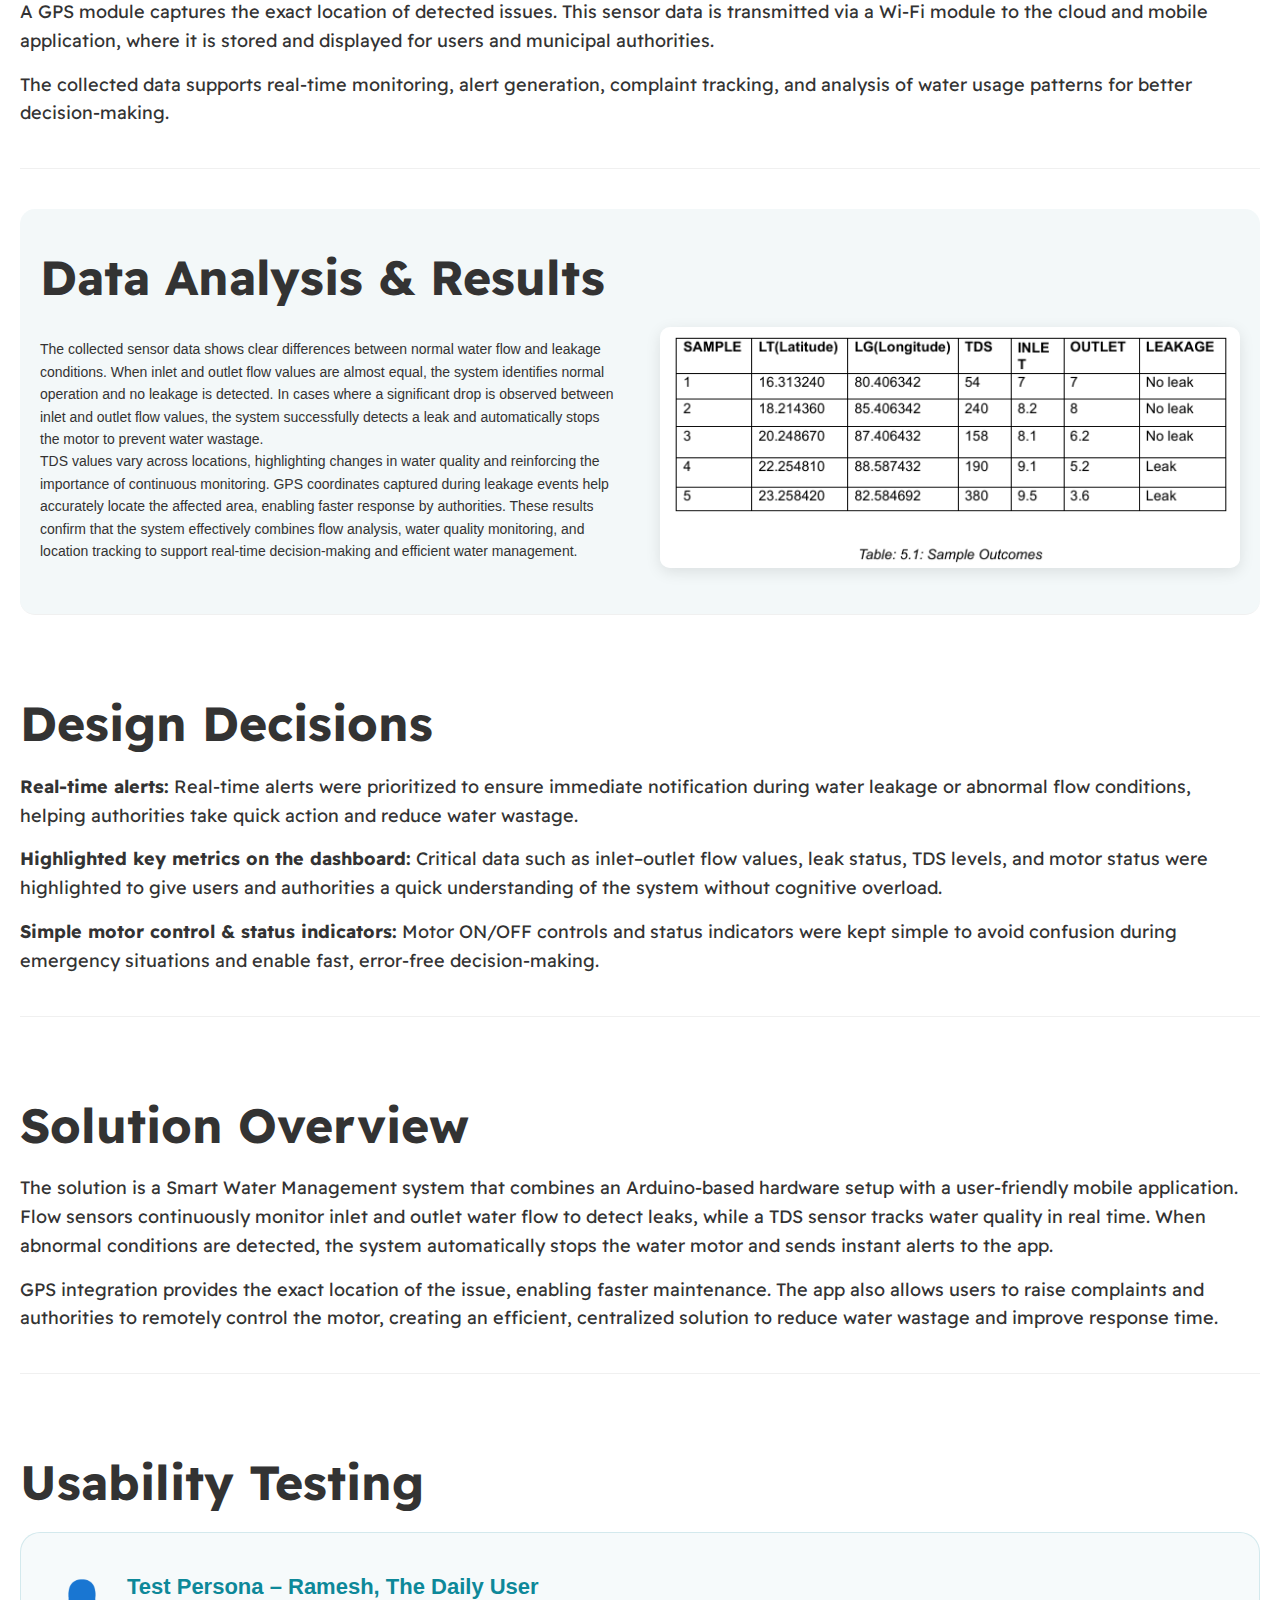
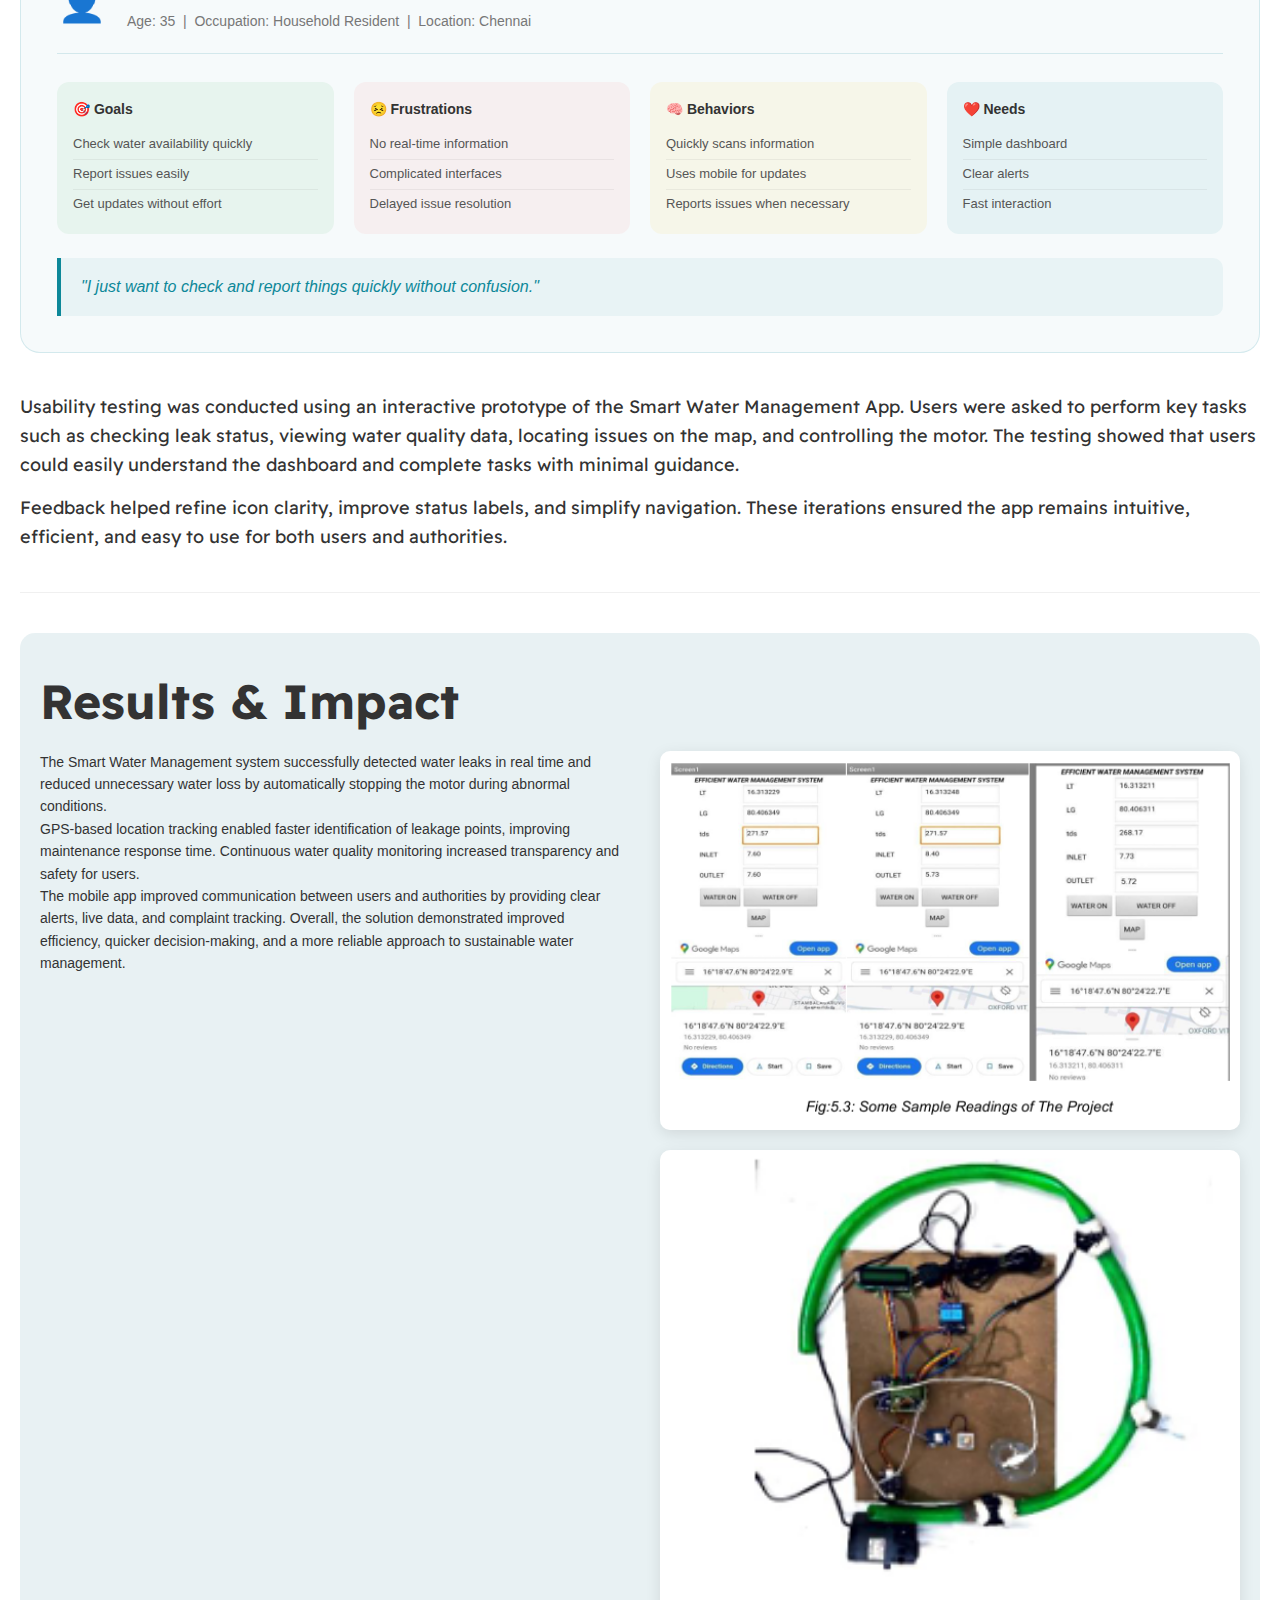
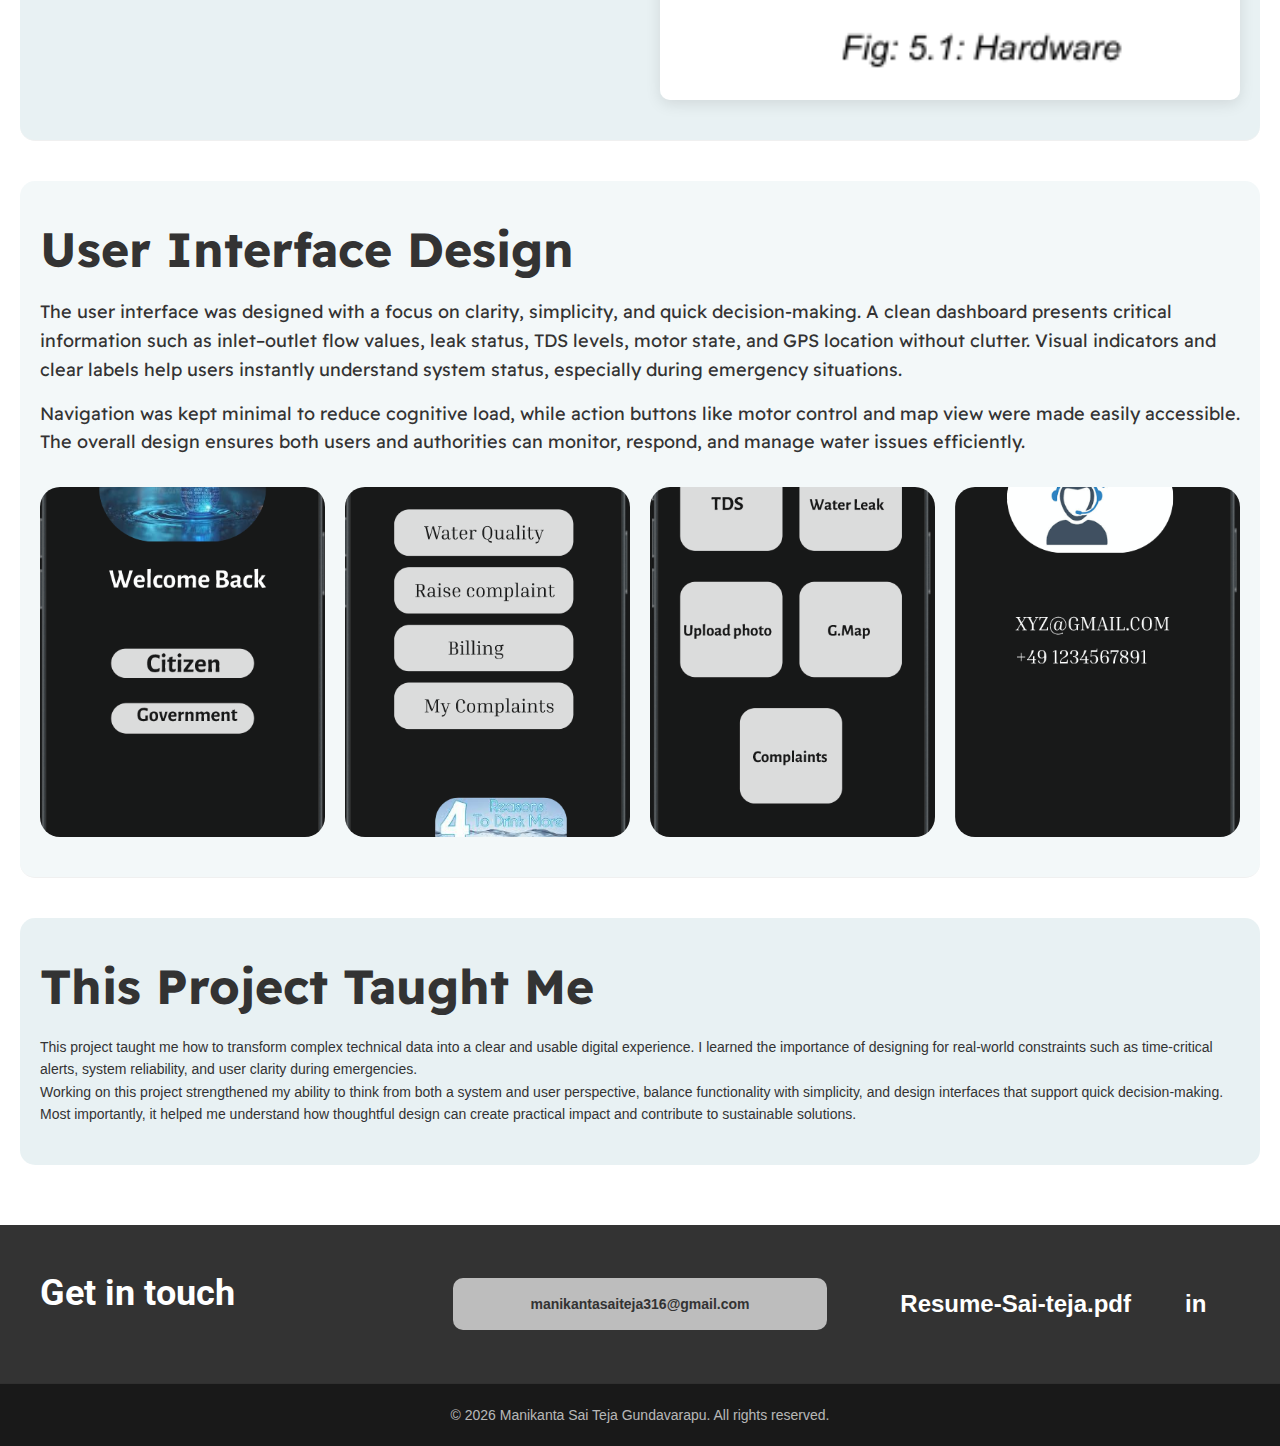
<file: watermanagement/index.html>
<!DOCTYPE html>
<html>
<head>
    <meta charset="UTF-8">
    <meta name="viewport" content="width=device-width, initial-scale=1.0">
    <title>Smart Water Management System - Case Study</title>
    <link href="https://fonts.googleapis.com/css?family=Readex+Pro&display=swap" rel="stylesheet" />
    <link href="https://fonts.googleapis.com/css?family=Roboto&display=swap" rel="stylesheet" />
    <link href="https://fonts.googleapis.com/css?family=Spline+Sans&display=swap" rel="stylesheet" />
    <link href="./css/main.css" rel="stylesheet" />
</head>
<body>
    <!-- Navigation Header -->
    <nav class="nav-header">
        <div class="nav-container">
            <a href="../index.html" class="nav-name">Manikanta Sai Teja Gundavarapu</a>
            <div class="nav-links">
                <a href="../index.html" class="nav-item">My work</a>
                <a href="https://drive.google.com/file/d/1NpeDm72T-Vj5cLKjJ_gEIVXLvlxcW26d/view?usp=sharing" class="nav-item">Resume/CV</a>
                <a href="../contact-page.html" class="nav-item">Contact</a>
            </div>
        </div>
    </nav>

    <!-- Hero Section -->
    <div class="hero-background-container">
        <!-- Background with scattered mobile mockups and blur -->
        <div class="hero-background">
            <div class="mobile-screen mobile-mockup-1"></div>
            <div class="mobile-screen mobile-mockup-2"></div>
            <div class="mobile-screen mobile-mockup-3"></div>
            <div class="mobile-screen mobile-mockup-4"></div>
            <div class="mobile-screen mobile-mockup-5"></div>
            <div class="mobile-screen mobile-mockup-6"></div>
            <div class="mobile-screen mobile-mockup-7"></div>
            <div class="mobile-screen mobile-mockup-8"></div>
            <div class="mobile-screen mobile-mockup-9"></div>
            <div class="mobile-screen mobile-mockup-10"></div>
            <div class="mobile-screen mobile-mockup-11"></div>
            <div class="mobile-screen mobile-mockup-12"></div>
            <div class="mobile-screen mobile-mockup-13"></div>
            <div class="mobile-screen mobile-mockup-14"></div>
            <div class="mobile-screen mobile-mockup-15"></div>
            <div class="mobile-screen mobile-mockup-16"></div>
            <div class="mobile-screen mobile-mockup-17"></div>
            <div class="mobile-screen mobile-mockup-18"></div>
        </div>
        
        <!-- Project Title -->
        <h1 class="hero-title">Smart Water Management System</h1>
        
        <!-- Hero Phone Mockup -->
        <div class="hero-phone-mockup"></div>
        
        <!-- Project Date -->
        <span class="hero-date">07/2025 - 05/2025</span>
    </div>
    
    <!-- Hero Description -->
    <p class="hero-description">Smart Water Management App is a mobile application designed to monitor water flow, detect leaks, track water quality, and report issues in real time. It connects sensor data with a simple dashboard, helping users and authorities reduce water wastage and manage water distribution efficiently.</p>

    <!-- Try Design Button -->
    <div class="try-design-container">
        <a href="https://www.figma.com/proto/liD4WdHktIb0eSkOJCCXv4/Untitled?node-id=2-6&starting-point-node-id=2%3A6&t=nSyLshU6ygcDMW3z-1" target="_blank" class="try-design-button">Try Design</a>
    </div>

    <!-- Mobile Mockups Section -->
    <div class="mobile-mockups-section">
        <div class="mobile-grid-2x4">
            <!-- First Row -->
            <div class="mobile-screen" style="background-image: url('./images/v124_97.png');"></div>
            <div class="mobile-screen" style="background-image: url('./images/v124_100.png');"></div>
            <div class="mobile-screen" style="background-image: url('./images/v124_103.png');"></div>
            <div class="mobile-screen" style="background-image: url('./images/v124_106.png');"></div>
            <!-- Second Row -->
            <div class="mobile-screen" style="background-image: url('./images/v124_109.png');"></div>
            <div class="mobile-screen" style="background-image: url('./images/v126_112.png');"></div>
            <div class="mobile-screen" style="background-image: url('./images/v126_115.png');"></div>
            <div class="mobile-screen" style="background-image: url('./images/v126_118.png');"></div>
        </div>
    </div>

    <!-- Main Content Container -->
    <div class="main-content">
        <!-- Project Background Section -->
        <section class="project-section">
            <h2 class="section-title">Project Background and Personal Journey</h2>
            <p class="section-text">This project was motivated by the growing challenges in managing water resources efficiently, especially water loss caused by undetected leaks, poor monitoring, and delayed response. Existing systems often depend on manual checks and lack real-time visibility, which leads to excessive wastage and slow maintenance. Seeing how these issues affect both communities and authorities inspired me to work on a smarter, technology-driven solution.</p>
            <p class="section-text">During this project, I explored how sensor data, automation, and mobile applications can work together to improve water management. I focused on designing an application that clearly presents critical information such as water flow status, leak alerts, GPS-based locations, and water quality readings. One of my key learnings was how to simplify complex technical data into an interface that is easy to understand and act upon.</p>
            <p class="section-text">This journey helped me move beyond just building a system to thinking about usability, clarity, and real-world impact. It strengthened my ability to translate engineering concepts into meaningful user experiences and deepened my interest in designing solutions that solve practical problems while contributing to sustainability and public welfare.</p>
        </section>

        <!-- Problem Section -->
        <section class="project-section">
            <h2 class="section-title">Problem</h2>
            <p class="section-text">Water distribution systems suffer from significant water loss due to undetected leaks, delayed response, and inefficient monitoring. Most existing systems rely on manual intervention and lack real-time visibility of water flow, quality, and fault location. Poor communication between users and authorities further delays repairs, leading to water wastage, service interruptions, and increased maintenance challenges.</p>
        </section>

        <!-- Research Section -->
        <section class="project-section">
            <h2 class="section-title">Research</h2>
            <p class="section-text">Smart Water Management App is designed based on an Arduino-powered system that monitors real-time water flow, detects pipeline leaks, tracks water quality using a TDS sensor, and identifies leak locations through GPS. The app notifies municipal officers instantly, allows remote motor control to stop water flow during leaks, and enables users to register and track complaints, helping reduce water loss and improve efficient water distribution.</p>
        </section>

        <!-- User Survey Section -->
        <section class="project-section">
            <h2 class="section-title">User Survey</h2>
            <p class="section-text">The user survey focused on understanding challenges faced by residents and authorities in managing water supply systems. Most users reported frequent water leakage issues, delayed repairs, and difficulty in informing authorities about problems. They also expressed concern over water quality and the lack of transparency in knowing supply status.</p>
            <p class="section-text">Authorities highlighted challenges in locating leaks accurately and responding quickly due to missing real-time data. Both groups emphasized the need for a simple mobile application that provides real-time alerts, leak location details, water quality information, and a clear complaint-tracking system to reduce water loss and improve response efficiency.</p>

            <p class="section-text">To understand water usage challenges and user needs, I conducted a survey targeting residents and local users who regularly depend on municipal water supply.</p>

            <h3 class="subsection-title">Survey Overview</h3>
            <div class="survey-overview-grid">
                <div class="survey-stat-card">
                    <span class="survey-stat-number">25</span>
                    <span class="survey-stat-label">Participants</span>
                    <span class="survey-stat-sub">Households & Residents</span>
                </div>
                <div class="survey-stat-card">
                    <span class="survey-stat-number">Online</span>
                    <span class="survey-stat-label">Method</span>
                    <span class="survey-stat-sub">Online & Informal Surveys</span>
                </div>
                <div class="survey-stat-card">
                    <span class="survey-stat-number">3</span>
                    <span class="survey-stat-label">Focus Areas</span>
                    <span class="survey-stat-sub">Usage · Issues · Expectations</span>
                </div>
            </div>

            <h3 class="subsection-title">Key Survey Findings</h3>
            <div class="survey-findings-grid">
                <div class="finding-card"><span class="finding-percent">84%</span><p>experience irregular water supply</p></div>
                <div class="finding-card"><span class="finding-percent">76%</span><p>unaware of leakage until it becomes severe</p></div>
                <div class="finding-card"><span class="finding-percent">72%</span><p>face delays in issue resolution from authorities</p></div>
                <div class="finding-card"><span class="finding-percent">68%</span><p>want real-time updates on water availability</p></div>
                <div class="finding-card"><span class="finding-percent">70%</span><p>interested in monitoring water quality (TDS levels)</p></div>
                <div class="finding-card"><span class="finding-percent">65%</span><p>prefer a mobile app to report issues easily</p></div>
            </div>

            <h3 class="subsection-title">User Insights</h3>
            <div class="interview-insights">
                <h4 class="insights-title">Key Insights</h4>
                <ul class="insights-list">
                    <li>Users lack real-time visibility of water systems</li>
                    <li>There is a strong need for quick issue reporting</li>
                    <li>Delayed responses create frustration and water wastage</li>
                    <li>Users prefer simple and accessible interfaces</li>
                    <li>Awareness of water quality is becoming important</li>
                </ul>
            </div>

            <h3 class="subsection-title">Key Takeaways</h3>
            <div class="takeaways-grid">
                <div class="takeaway-card">A smart system should provide real-time monitoring</div>
                <div class="takeaway-card">Alerts for leakage and supply issues are essential</div>
                <div class="takeaway-card">A user-friendly mobile interface improves engagement</div>
                <div class="takeaway-card">Faster communication between users and authorities is critical</div>
                <div class="takeaway-card">Water quality tracking adds significant value</div>
            </div>
        </section>

        <!-- Card Sorting & Affinity Mapping -->
        <section class="project-section">
            <h2 class="section-title">Card Sorting & Affinity Mapping</h2>
            <p class="section-text">To better understand how users interact with water management systems, I conducted card sorting and affinity mapping exercises. These activities helped identify how users group features such as monitoring, alerts, reporting, and control, along with the challenges they face in managing water usage and detecting issues. By organizing these insights into clear themes, I was able to simplify the system structure and prioritize essential functionalities.</p>
            <p class="section-text">The findings ensured intuitive navigation, logical categorization, and a streamlined user flow, reducing confusion and aligning the system design with real user needs, behaviors, and expectations.</p>

            <div class="affinity-grid">
                <div class="affinity-card pain">
                    <h3 class="affinity-title">🔴 Pain Points</h3>
                    <ul class="affinity-list">
                        <li>Irregular supply</li><li>Leakage unnoticed</li><li>Delayed response</li>
                        <li>No monitoring</li><li>Water wastage</li><li>Manual checking</li>
                        <li>No alerts</li><li>Poor communication</li><li>Quality unknown</li>
                        <li>Data unavailability</li><li>Time consuming</li><li>System inefficiency</li>
                        <li>Lack control</li><li>Issue tracking</li><li>User dependency</li>
                    </ul>
                </div>
                <div class="affinity-card behavioral">
                    <h3 class="affinity-title">🟡 Behavioral Points</h3>
                    <ul class="affinity-list">
                        <li>Manual checking</li><li>Complaint raising</li><li>Authority contacting</li>
                        <li>Water storing</li><li>Usage monitoring</li><li>Issue ignoring</li>
                        <li>Late reporting</li><li>Physical inspection</li><li>Tank checking</li>
                        <li>Community sharing</li><li>Repeated followup</li><li>Resource saving</li>
                        <li>Problem reacting</li><li>Limited awareness</li><li>Daily observing</li>
                    </ul>
                </div>
                <div class="affinity-card desire">
                    <h3 class="affinity-title">🟢 Desire Points</h3>
                    <ul class="affinity-list">
                        <li>Real-time monitoring</li><li>Leakage alerts</li><li>Quick response</li>
                        <li>Easy reporting</li><li>Quality tracking</li><li>Data visibility</li>
                        <li>Smart control</li><li>Automated system</li><li>Efficient management</li>
                        <li>Time saving</li><li>Water conservation</li><li>Simple interface</li>
                        <li>Instant updates</li><li>Reliable system</li><li>Stress free</li>
                    </ul>
                </div>
            </div>
        </section>

        <!-- Meet the Users Section -->
        <section class="project-section">
            <h2 class="section-title">Meet the Users: Personas, Task Flows, Journeys</h2>
            <p class="section-text">In preparation for designing the Smart Water Management System, I explored real-life scenarios by interacting with users who directly deal with water usage and management challenges. This included discussions with residents and guidance from my project mentor, which helped me understand both user-level and system-level perspectives.</p>
            <p class="section-text">By observing daily water usage patterns and engaging with users, I gained insights into their struggles with irregular supply, leakage detection, and lack of real-time information. This approach helped me understand not only user behaviors but also the operational challenges faced by authorities in managing water systems.</p>
            <p class="section-text">These insights allowed me to create meaningful personas representing different stakeholders in the system. Based on these personas, I defined task flows and user journeys to ensure the system supports monitoring, reporting, and control efficiently.</p>
            <p class="section-text">The insights I gathered helped me develop 3 personas:</p>

            <div class="personas-grid">
                <div class="persona-card">
                    <div class="persona-avatar">💧</div>
                    <h3 class="persona-name">Teja</h3>
                    <p class="persona-role">The Smart Resident</p>
                </div>
                <div class="persona-card">
                    <div class="persona-avatar">🏘️</div>
                    <h3 class="persona-name">Madhav</h3>
                    <p class="persona-role">The Community Member</p>
                </div>
                <div class="persona-card">
                    <div class="persona-avatar">🔧</div>
                    <h3 class="persona-name">Annesh</h3>
                    <p class="persona-role">The System Guide</p>
                </div>
            </div>

            <!-- Detailed Personas -->
            <div class="detailed-personas">

                <!-- Teja -->
                <div class="detailed-persona-card">
                    <div class="dp-header">
                        <span class="dp-avatar">👤</span>
                        <div>
                            <h3 class="dp-name">Teja – The Smart Resident</h3>
                            <p class="dp-meta">Age: 24 &nbsp;|&nbsp; Occupation: Student / Tech User &nbsp;|&nbsp; Location: Chennai</p>
                        </div>
                    </div>
                    <div class="dp-grid">
                        <div class="dp-block goals"><h4>🎯 Goals</h4><ul><li>Monitor water usage</li><li>Get leakage alerts</li><li>Ensure water quality</li></ul></div>
                        <div class="dp-block frustrations"><h4>😣 Frustrations</h4><ul><li>No real-time data</li><li>Late issue detection</li><li>Manual dependency</li></ul></div>
                        <div class="dp-block behaviors"><h4>🧠 Behaviors</h4><ul><li>Checks water regularly</li><li>Reports issues</li><li>Uses mobile apps</li></ul></div>
                        <div class="dp-block needs"><h4>❤️ Needs</h4><ul><li>Real-time updates</li><li>Easy reporting</li><li>Smart monitoring</li></ul></div>
                    </div>
                    <div class="dp-quote">"I want to know the problem before it becomes serious."</div>
                </div>

                <!-- Madhav -->
                <div class="detailed-persona-card">
                    <div class="dp-header">
                        <span class="dp-avatar">👤</span>
                        <div>
                            <h3 class="dp-name">Madhav – The Community Member</h3>
                            <p class="dp-meta">Age: 40 &nbsp;|&nbsp; Occupation: Resident / Household Head &nbsp;|&nbsp; Location: Chennai</p>
                        </div>
                    </div>
                    <div class="dp-grid">
                        <div class="dp-block goals"><h4>🎯 Goals</h4><ul><li>Ensure consistent water supply</li><li>Avoid wastage</li><li>Resolve issues quickly</li></ul></div>
                        <div class="dp-block frustrations"><h4>😣 Frustrations</h4><ul><li>Irregular supply</li><li>Delayed responses</li><li>Lack of communication</li></ul></div>
                        <div class="dp-block behaviors"><h4>🧠 Behaviors</h4><ul><li>Stores water</li><li>Contacts authorities</li><li>Shares issues locally</li></ul></div>
                        <div class="dp-block needs"><h4>❤️ Needs</h4><ul><li>Reliable system</li><li>Quick response</li><li>Clear information</li></ul></div>
                    </div>
                    <div class="dp-quote">"Water problems should be solved quickly without repeated complaints."</div>
                </div>

                <!-- Annesh -->
                <div class="detailed-persona-card">
                    <div class="dp-header">
                        <span class="dp-avatar">👤</span>
                        <div>
                            <h3 class="dp-name">Annesh – The System Guide (Mentor)</h3>
                            <p class="dp-meta">Age: 45 &nbsp;|&nbsp; Occupation: Technical Expert / Guide &nbsp;|&nbsp; Location: Chennai</p>
                        </div>
                    </div>
                    <div class="dp-grid">
                        <div class="dp-block goals"><h4>🎯 Goals</h4><ul><li>Build efficient system</li><li>Ensure proper data flow</li><li>Improve system reliability</li></ul></div>
                        <div class="dp-block frustrations"><h4>😣 Frustrations</h4><ul><li>System complexity</li><li>Integration challenges</li><li>Hardware limitations</li></ul></div>
                        <div class="dp-block behaviors"><h4>🧠 Behaviors</h4><ul><li>Analyzes system</li><li>Guides implementation</li><li>Suggests improvements</li></ul></div>
                        <div class="dp-block needs"><h4>❤️ Needs</h4><ul><li>Scalable solution</li><li>Clear system design</li><li>Efficient architecture</li></ul></div>
                    </div>
                    <div class="dp-quote">"A good system should be simple, reliable, and scalable."</div>
                </div>

            </div>
        </section>

        <!-- Block Diagram Section -->
        <section class="project-section diagram-section">
            <h2 class="section-title">Block Diagram & Working Process</h2>
            <div class="diagram-content">
                <div class="diagram-image">
                    <img src="./images/v130_137.png" alt="Block Diagram" />
                </div>
                <div class="diagram-text">
                    <p>The provided Fig:4.2.1 illustrates the Smart Water Management System, which integrates various components to efficiently monitor and control water flow and quality. At the core of the system is the Arduino Uno, which acts as the central controller, processing data from multiple sensors and managing connected devices. The system receives power from a dedicated power supply to ensure stable operation. Two flow sensors monitor water flow rates in different pipelines, while the TDS sensor evaluates water quality by measuring dissolved solids. The GPS module plays a crucial role in locating detected issues, such as leaks or contamination, providing precise coordinates for efficient maintenance. The Arduino Uno displays real-time data on a 16x2 LCD screen and triggers a buzzer alert during faults or abnormal conditions. The relay module, controlled by the Arduino, regulates the water pump to stop water flow when a problem is identified.</p>
                </div>
            </div>
            
            <div class="process-content">
                <div class="process-text">
                    <p>The process starts with the flow sensor measuring water flow values at the inlet (In) and outlet (Out). The first decision checks if the inlet and outlet values are equal. If true, the motor turns on, and the value is displayed. If false, the next condition verifies if the inlet value is within a tolerance range of -2+out≤In. If true, the motor remains on, and the value is displayed. If this condition also fails, the system checks if the outlet value is less than the inlet value. If true, the motor is turned off, and the value is displayed. If none of these conditions are met, the system loops back for continuous monitoring. This structured logic ensures the motor operates efficiently, maintaining water flow control and preventing potential leaks or overflow.</p>
                </div>
                <div class="process-image">
                    <img src="./images/v130_146.png" alt="Process Flow" />
                </div>
            </div>

            <div class="additional-process">
                <div class="process-diagram">
                    <img src="./images/v130_150.png" alt="Additional Process" />
                </div>
                <div class="process-description">
                    <p>The process begins with the flow sensor measuring water flow values. If no leak is detected, the system verifies the water flow status, updates the app with the corresponding values, and continues monitoring. If a leak is detected, the system identifies a water stop condition, updates the app with both the values and the leak's location, and loops back for continuous observation. This system effectively combines real-time monitoring, data updating, and alert mechanisms to ensure efficient water management.</p>
                </div>
            </div>

            <div class="repair-process">
                <div class="repair-text">
                    <p>Once the damage is repaired, the system updates the app with the relevant information, including the motor's ON status, the location of the correction, and the Total Dissolved Solids (TDS) values. This ensures that the system resumes normal operation while providing essential data for monitoring water quality and system functionality.</p>
                </div>
                <div class="repair-image">
                    <img src="./images/v130_154.png" alt="Repair Process" />
                </div>
            </div>
        </section>

        <!-- Data Collection Section -->
        <section class="project-section">
            <h2 class="section-title">Data Collection</h2>
            <p class="section-text">The system collects real-time data from multiple sensors integrated with the Arduino controller. Flow sensors continuously measure inlet and outlet water flow to detect leaks, while the TDS sensor monitors water quality levels.</p>
            <p class="section-text">A GPS module captures the exact location of detected issues. This sensor data is transmitted via a Wi-Fi module to the cloud and mobile application, where it is stored and displayed for users and municipal authorities.</p>
            <p class="section-text">The collected data supports real-time monitoring, alert generation, complaint tracking, and analysis of water usage patterns for better decision-making.</p>
        </section>

        <!-- Data Analysis Section -->
        <section class="project-section analysis-section">
            <h2 class="section-title">Data Analysis & Results</h2>
            <div class="analysis-content">
                <div class="analysis-text">
                    <p>The collected sensor data shows clear differences between normal water flow and leakage conditions. When inlet and outlet flow values are almost equal, the system identifies normal operation and no leakage is detected. In cases where a significant drop is observed between inlet and outlet flow values, the system successfully detects a leak and automatically stops the motor to prevent water wastage.</p>
                    <p>TDS values vary across locations, highlighting changes in water quality and reinforcing the importance of continuous monitoring. GPS coordinates captured during leakage events help accurately locate the affected area, enabling faster response by authorities. These results confirm that the system effectively combines flow analysis, water quality monitoring, and location tracking to support real-time decision-making and efficient water management.</p>
                </div>
                <div class="analysis-image">
                    <img src="./images/v133_162.png" alt="Data Analysis Results" />
                </div>
            </div>
        </section>

        <!-- Design Decisions Section -->
        <section class="project-section">
            <h2 class="section-title">Design Decisions</h2>
            <p class="section-text"><strong>Real-time alerts:</strong> Real-time alerts were prioritized to ensure immediate notification during water leakage or abnormal flow conditions, helping authorities take quick action and reduce water wastage.</p>
            <p class="section-text"><strong>Highlighted key metrics on the dashboard:</strong> Critical data such as inlet–outlet flow values, leak status, TDS levels, and motor status were highlighted to give users and authorities a quick understanding of the system without cognitive overload.</p>
            <p class="section-text"><strong>Simple motor control & status indicators:</strong> Motor ON/OFF controls and status indicators were kept simple to avoid confusion during emergency situations and enable fast, error-free decision-making.</p>
        </section>

        <!-- Solution Overview Section -->
        <section class="project-section">
            <h2 class="section-title">Solution Overview</h2>
            <p class="section-text">The solution is a Smart Water Management system that combines an Arduino-based hardware setup with a user-friendly mobile application. Flow sensors continuously monitor inlet and outlet water flow to detect leaks, while a TDS sensor tracks water quality in real time. When abnormal conditions are detected, the system automatically stops the water motor and sends instant alerts to the app.</p>
            <p class="section-text">GPS integration provides the exact location of the issue, enabling faster maintenance. The app also allows users to raise complaints and authorities to remotely control the motor, creating an efficient, centralized solution to reduce water wastage and improve response time.</p>
        </section>

        <!-- Usability Testing Section -->
        <section class="project-section">
            <h2 class="section-title">Usability Testing</h2>

            <!-- Test Persona -->
            <div class="detailed-persona-card" style="margin-bottom: 40px;">
                <div class="dp-header">
                    <span class="dp-avatar">👤</span>
                    <div>
                        <h3 class="dp-name">Test Persona – Ramesh, The Daily User</h3>
                        <p class="dp-meta">Age: 35 &nbsp;|&nbsp; Occupation: Household Resident &nbsp;|&nbsp; Location: Chennai</p>
                    </div>
                </div>
                <div class="dp-grid">
                    <div class="dp-block goals"><h4>🎯 Goals</h4><ul><li>Check water availability quickly</li><li>Report issues easily</li><li>Get updates without effort</li></ul></div>
                    <div class="dp-block frustrations"><h4>😣 Frustrations</h4><ul><li>No real-time information</li><li>Complicated interfaces</li><li>Delayed issue resolution</li></ul></div>
                    <div class="dp-block behaviors"><h4>🧠 Behaviors</h4><ul><li>Quickly scans information</li><li>Uses mobile for updates</li><li>Reports issues when necessary</li></ul></div>
                    <div class="dp-block needs"><h4>❤️ Needs</h4><ul><li>Simple dashboard</li><li>Clear alerts</li><li>Fast interaction</li></ul></div>
                </div>
                <div class="dp-quote">"I just want to check and report things quickly without confusion."</div>
            </div>

            <p class="section-text">Usability testing was conducted using an interactive prototype of the Smart Water Management App. Users were asked to perform key tasks such as checking leak status, viewing water quality data, locating issues on the map, and controlling the motor. The testing showed that users could easily understand the dashboard and complete tasks with minimal guidance.</p>
            <p class="section-text">Feedback helped refine icon clarity, improve status labels, and simplify navigation. These iterations ensured the app remains intuitive, efficient, and easy to use for both users and authorities.</p>
        </section>

        <!-- Results & Impact Section -->
        <section class="project-section results-section">
            <h2 class="section-title">Results & Impact</h2>
            <div class="results-content">
                <div class="results-text">
                    <p>The Smart Water Management system successfully detected water leaks in real time and reduced unnecessary water loss by automatically stopping the motor during abnormal conditions.</p>
                    <p>GPS-based location tracking enabled faster identification of leakage points, improving maintenance response time. Continuous water quality monitoring increased transparency and safety for users.</p>
                    <p>The mobile app improved communication between users and authorities by providing clear alerts, live data, and complaint tracking. Overall, the solution demonstrated improved efficiency, quicker decision-making, and a more reliable approach to sustainable water management.</p>
                </div>
                <div class="results-images">
                    <img src="./images/v139_184.png" alt="Results Chart" />
                    <img src="./images/v139_188.png" alt="Impact Metrics" />
                </div>
            </div>
        </section>

        <!-- User Interface Design Section -->
        <section class="project-section ui-section">
            <h2 class="section-title">User Interface Design</h2>
            <p class="section-text">The user interface was designed with a focus on clarity, simplicity, and quick decision-making. A clean dashboard presents critical information such as inlet–outlet flow values, leak status, TDS levels, motor state, and GPS location without clutter. Visual indicators and clear labels help users instantly understand system status, especially during emergency situations.</p>
            <p class="section-text">Navigation was kept minimal to reduce cognitive load, while action buttons like motor control and map view were made easily accessible. The overall design ensures both users and authorities can monitor, respond, and manage water issues efficiently.</p>
            
            <div class="ui-mockups">
                <div class="mobile-screen" style="background-image: url('./images/v139_196.png');"></div>
                <div class="mobile-screen" style="background-image: url('./images/v139_198.png');"></div>
                <div class="mobile-screen" style="background-image: url('./images/v139_200.png');"></div>
                <div class="mobile-screen" style="background-image: url('./images/v139_202.png');"></div>
            </div>
        </section>

        <!-- This Project Taught Me Section -->
        <section class="project-section learning-section">
            <h2 class="section-title">This Project Taught Me</h2>
            <div class="learning-content">
                <div class="learning-text">
                    <p>This project taught me how to transform complex technical data into a clear and usable digital experience. I learned the importance of designing for real-world constraints such as time-critical alerts, system reliability, and user clarity during emergencies.</p>
                    <p>Working on this project strengthened my ability to think from both a system and user perspective, balance functionality with simplicity, and design interfaces that support quick decision-making. Most importantly, it helped me understand how thoughtful design can create practical impact and contribute to sustainable solutions.</p>
                </div>
            </div>
        </section>
    </div>

    <!-- Footer -->
    <footer class="footer">
        <div class="footer-content">
            <h3>Get in touch</h3>
            <div class="contact-info">
                <a href="mailto:manikantasaiteja316@gmail.com">manikantasaiteja316@gmail.com</a>
            </div>
            <div class="footer-links">
                <a href="https://drive.google.com/file/d/1NpeDm72T-Vj5cLKjJ_gEIVXLvlxcW26d/view?usp=sharing" target="_blank">Resume-Sai-teja.pdf</a>
                <a href="https://www.linkedin.com/in/saiteja191" class="linkedin-icon">in</a>
            </div>
        </div>
    </footer>

    <!-- Copyright Footer -->
    <div class="footer-copyright">
        <div class="copyright-content">
            <p>&copy; 2026 Manikanta Sai Teja Gundavarapu. All rights reserved.</p>
        </div>
    </div>
</body>
</html>
</file>
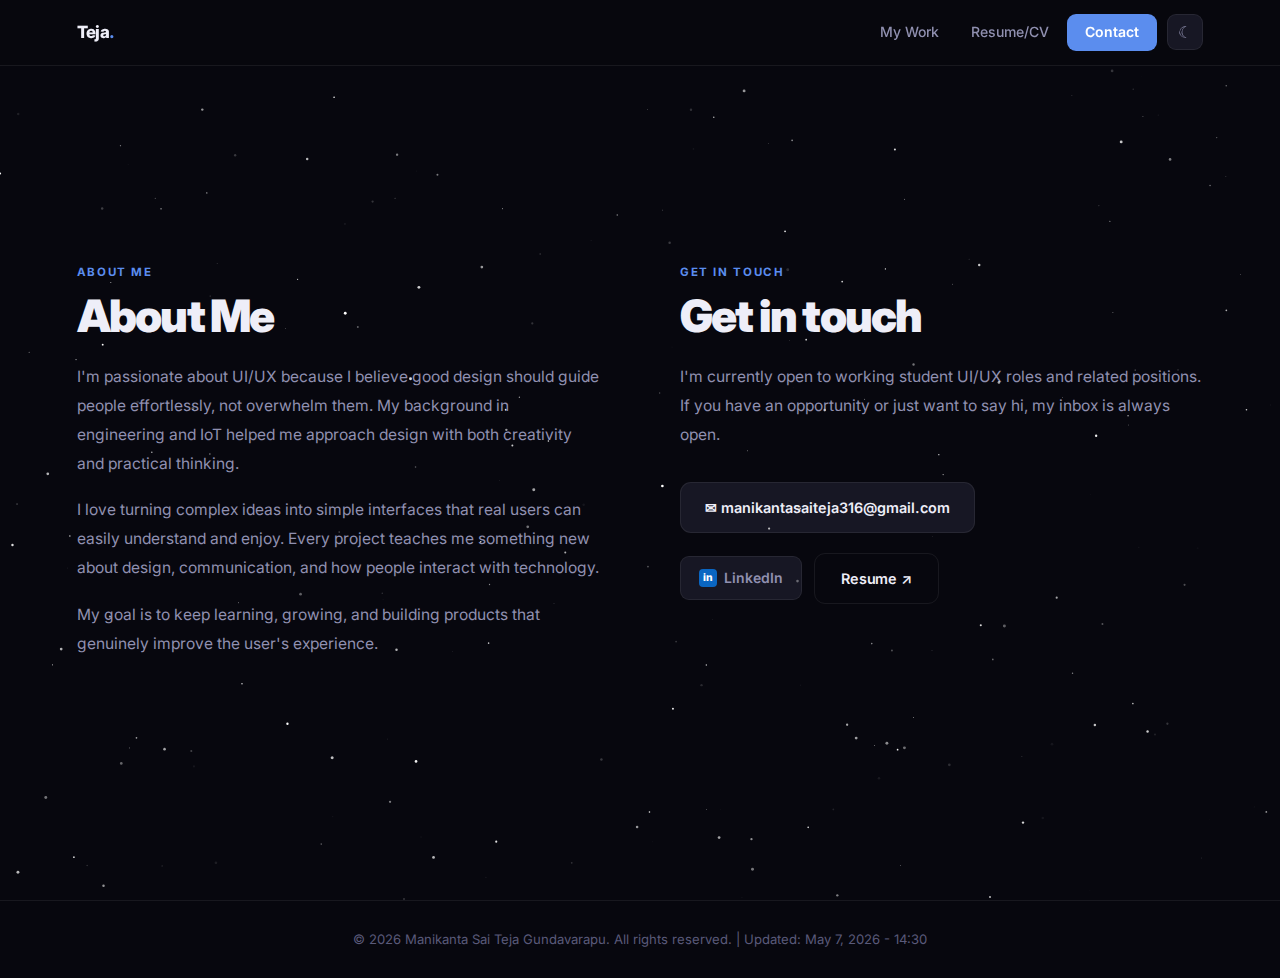
<file: contact-page.html>
<!DOCTYPE html>
<html lang="en" data-theme="dark">
<head>
  <meta charset="UTF-8" />
  <meta name="viewport" content="width=device-width, initial-scale=1.0" />
  <meta http-equiv="Cache-Control" content="no-cache, no-store, must-revalidate" />
  <meta http-equiv="Pragma" content="no-cache" />
  <meta http-equiv="Expires" content="0" />
  <title>Contact — Sai Teja</title>
  <link rel="preconnect" href="https://fonts.googleapis.com" />
  <link rel="preconnect" href="https://fonts.gstatic.com" crossorigin />
  <link href="https://fonts.googleapis.com/css2?family=Inter:wght@300;400;500;600;700;800;900&display=swap" rel="stylesheet" />
  <style>
    :root{--bg:#07070e;--bg2:#0f0f1a;--bg3:#171724;--border:rgba(255,255,255,0.07);--accent:#5b8dee;--accent2:#4070d4;--accent-glow:rgba(91,141,238,0.25);--text:#eeeef8;--text2:#9090b0;--text3:#5a5a7a;--card:#0f0f1a;--shadow:0 8px 40px rgba(0,0,0,0.5);--radius:18px;--transition:0.28s cubic-bezier(0.4,0,0.2,1);}
    [data-theme="light"]{--bg:#fffdf8;--bg2:#fff5e6;--bg3:#e8f5e9;--border:rgba(19,136,8,0.15);--accent:#FF9933;--accent2:#e07a00;--accent-glow:rgba(255,153,51,0.25);--text:#000080;--text2:#1a4a1a;--text3:#5a8a5a;--card:#ffffff;--shadow:0 8px 40px rgba(255,153,51,0.12);}
    *,*::before,*::after{box-sizing:border-box;margin:0;padding:0;}
    html{scroll-behavior:smooth;}
    body{font-family:'Inter',sans-serif;background:var(--bg);color:var(--text);line-height:1.6;transition:background var(--transition),color var(--transition);overflow-x:hidden;min-height:100vh;}
    a{color:inherit;text-decoration:none;}
    
    /* Navigation */
    nav{position:fixed;top:0;left:0;right:0;z-index:100;display:flex;align-items:center;justify-content:space-between;padding:0 6%;height:66px;background:rgba(7,7,14,0.82);backdrop-filter:blur(20px);-webkit-backdrop-filter:blur(20px);border-bottom:1px solid var(--border);transition:background var(--transition);}
    [data-theme="light"] nav{background:rgba(255,253,248,0.93);border-bottom:2px solid rgba(255,153,51,0.3);}
    .nav-brand{font-weight:800;font-size:1.05rem;letter-spacing:-0.04em;color:var(--text);}
    .nav-brand span{color:var(--accent);}
    .nav-links{display:flex;align-items:center;gap:4px;}
    .nav-links a{padding:7px 14px;border-radius:9px;font-size:0.875rem;font-weight:500;color:var(--text2);transition:color var(--transition),background var(--transition);}
    .nav-links a:hover{color:var(--text);background:var(--bg3);}
    .nav-links a.btn-nav{background:var(--accent);color:#fff;padding:7px 18px;font-weight:600;}
    .nav-links a.btn-nav:hover{background:var(--accent2);}
    .theme-toggle{background:var(--bg3);border:1px solid var(--border);border-radius:9px;width:36px;height:36px;display:flex;align-items:center;justify-content:center;cursor:pointer;font-size:1rem;color:var(--text2);transition:background var(--transition),color var(--transition);margin-left:6px;}
    .theme-toggle:hover{background:var(--bg2);color:var(--text);}
    .nav-hamburger{display:none;flex-direction:column;gap:5px;cursor:pointer;padding:4px;background:none;border:none;}
    .nav-hamburger span{display:block;width:22px;height:2px;background:var(--text2);border-radius:2px;transition:var(--transition);}
    
    /* Contact Section */
    .contact-page{padding:140px 6% 100px;min-height:100vh;display:flex;align-items:center;}
    .contact-inner{max-width:1200px;margin:0 auto;width:100%;}
    .contact-grid{display:grid;grid-template-columns:1fr 1fr;gap:80px;align-items:start;}
    
    .section-label{font-size:0.72rem;font-weight:700;letter-spacing:0.14em;color:var(--accent);text-transform:uppercase;margin-bottom:10px;}
    .section-heading{font-size:clamp(1.9rem,3.5vw,2.8rem);font-weight:900;letter-spacing:-0.04em;margin-bottom:22px;line-height:1.1;}
    
    /* About Section */
    .about-section{animation:fadeUp .7s ease both;}
    .about-text{font-size:0.975rem;color:var(--text2);line-height:1.85;margin-bottom:18px;}
    
    /* Contact Section */
    .contact-section{animation:fadeUp .7s .2s ease both;}
    .contact-items{display:flex;flex-direction:column;gap:20px;margin-top:32px;}
    .contact-item{display:flex;align-items:center;gap:12px;flex-wrap:wrap;}
    
    .btn{display:inline-flex;align-items:center;gap:8px;padding:13px 26px;border-radius:11px;font-size:0.9rem;font-weight:600;cursor:pointer;transition:all var(--transition);border:none;font-family:inherit;letter-spacing:-0.01em;}
    .btn-primary{background:var(--accent);color:#fff;}
    .btn-primary:hover{background:var(--accent2);transform:translateY(-2px);box-shadow:0 8px 28px var(--accent-glow);}
    .btn-secondary{background:transparent;color:var(--text);border:1.5px solid var(--border);}
    .btn-secondary:hover{background:var(--bg3);border-color:var(--accent);transform:translateY(-2px);}
    
    .email-button{background:var(--bg3);border:1px solid var(--border);border-radius:11px;padding:13px 24px;display:inline-flex;align-items:center;gap:8px;font-size:0.9rem;font-weight:600;color:var(--text);transition:all var(--transition);}
    .email-button:hover{background:var(--accent);color:#fff;border-color:var(--accent);transform:translateY(-2px);box-shadow:0 8px 28px var(--accent-glow);}
    
    .social-badge{display:inline-flex;align-items:center;gap:7px;padding:10px 18px;border-radius:9px;background:var(--bg3);border:1px solid var(--border);font-size:0.875rem;font-weight:600;color:var(--text2);transition:all var(--transition);}
    .social-badge:hover{color:var(--accent);border-color:var(--accent);transform:translateY(-2px);}
    .li-icon{width:18px;height:18px;background:#0a66c2;border-radius:4px;display:flex;align-items:center;justify-content:center;color:#fff;font-size:0.65rem;font-weight:800;flex-shrink:0;}
    
    /* Footer */
    footer{padding:28px 6%;text-align:center;border-top:1px solid var(--border);font-size:0.82rem;color:var(--text3);}
    
    /* Animations */
    @keyframes fadeUp{from{opacity:0;transform:translateY(32px);}to{opacity:1;transform:translateY(0);}}
    
    /* Responsive */
    @media(max-width:900px){
      .contact-grid{grid-template-columns:1fr;gap:48px;}
    }
    @media(max-width:640px){
      .nav-hamburger{display:flex;}
      .nav-links{display:none;position:fixed;top:66px;left:0;right:0;background:var(--bg2);border-bottom:1px solid var(--border);flex-direction:column;padding:16px 6%;gap:4px;}
      .nav-links.open{display:flex;}
      .nav-links a{width:100%;padding:12px 16px;}
      .contact-page{padding:100px 6% 60px;}
      .contact-item{flex-direction:column;align-items:stretch;}
      .email-button,.social-badge{justify-content:center;}
    }
    
    nav.scrolled{background:rgba(7,7,14,0.97)!important;}
    [data-theme="light"] nav.scrolled{background:rgba(255,253,248,0.99)!important;}
  </style>
</head>
<body>
  <nav>
    <a href="index.html" class="nav-brand">Teja<span>.</span></a>
    <div class="nav-hamburger" id="hamburger" aria-label="Toggle menu" role="button" tabindex="0">
      <span></span><span></span><span></span>
    </div>
    <div class="nav-links" id="nav-links">
      <a href="index.html#projects">My Work</a>
      <a href="https://drive.google.com/file/d/1WfQl97TthRZkP6kutEcEHhvJuOFtfp_x/view?usp=sharing" target="_blank" rel="noopener">Resume/CV</a>
      <a href="contact-page.html" class="btn-nav">Contact</a>
      <button class="theme-toggle" id="themeToggle" aria-label="Toggle theme">&#9790;</button>
    </div>
  </nav>

  <section class="contact-page">
    <div class="contact-inner">
      <div class="contact-grid">
        <!-- About Section -->
        <div class="about-section">
          <div class="section-label">ABOUT ME</div>
          <h1 class="section-heading">About Me</h1>
          <p class="about-text">I'm passionate about UI/UX because I believe good design should guide people effortlessly, not overwhelm them. My background in engineering and IoT helped me approach design with both creativity and practical thinking.</p>
          <p class="about-text">I love turning complex ideas into simple interfaces that real users can easily understand and enjoy. Every project teaches me something new about design, communication, and how people interact with technology.</p>
          <p class="about-text">My goal is to keep learning, growing, and building products that genuinely improve the user's experience.</p>
        </div>

        <!-- Contact Section -->
        <div class="contact-section">
          <div class="section-label">GET IN TOUCH</div>
          <h2 class="section-heading">Get in touch</h2>
          <p class="about-text">I'm currently open to working student UI/UX roles and related positions. If you have an opportunity or just want to say hi, my inbox is always open.</p>
          
          <div class="contact-items">
            <div class="contact-item">
              <a href="mailto:manikantasaiteja316@gmail.com" class="email-button">
                &#9993; manikantasaiteja316@gmail.com
              </a>
            </div>
            <div class="contact-item">
              <a href="https://www.linkedin.com/in/saiteja191" target="_blank" rel="noopener" class="social-badge">
                <span class="li-icon">in</span> LinkedIn
              </a>
              <a href="https://drive.google.com/file/d/1WfQl97TthRZkP6kutEcEHhvJuOFtfp_x/view?usp=sharing" target="_blank" rel="noopener" class="btn btn-secondary">
                Resume &#8599;
              </a>
            </div>
          </div>
        </div>
      </div>
    </div>
  </section>

  <footer>
    <p>&copy; 2026 Manikanta Sai Teja Gundavarapu. All rights reserved. | Updated: May 7, 2026 - 14:30</p>
  </footer>

  <script>
    const html = document.documentElement;
    const toggle = document.getElementById('themeToggle');
    
    // Nav scroll effect
    window.addEventListener('scroll', () => {
      document.querySelector('nav').classList.toggle('scrolled', window.scrollY > 40);
    }, {passive: true});
    
    // Theme toggle
    const saved = localStorage.getItem('theme') || 'dark';
    html.setAttribute('data-theme', saved);
    toggle.innerHTML = saved === 'dark' ? '&#9790;' : '&#9728;';
    toggle.addEventListener('click', () => {
      const next = html.getAttribute('data-theme') === 'dark' ? 'light' : 'dark';
      html.setAttribute('data-theme', next);
      localStorage.setItem('theme', next);
      toggle.innerHTML = next === 'dark' ? '&#9790;' : '&#9728;';
    });
    
    // Mobile menu
    const hamburger = document.getElementById('hamburger');
    const navLinks = document.getElementById('nav-links');
    hamburger.addEventListener('click', () => navLinks.classList.toggle('open'));
    hamburger.addEventListener('keydown', e => { if(e.key==='Enter'||e.key===' ') navLinks.classList.toggle('open'); });
    navLinks.querySelectorAll('a').forEach(a => a.addEventListener('click', () => navLinks.classList.remove('open')));
  </script>

  <!-- Stars canvas -->
  <canvas id="stars" style="position:fixed;top:0;left:0;width:100%;height:100%;pointer-events:none;z-index:0;opacity:0;transition:opacity 1s ease;"></canvas>
  <script>
    const canvas = document.getElementById('stars');
    const ctx = canvas.getContext('2d');
    let stars = [];
    function resize(){ canvas.width=window.innerWidth; canvas.height=window.innerHeight; }
    function initStars(){
      stars=[];
      const n=Math.floor((canvas.width*canvas.height)/5000);
      for(let i=0;i<n;i++) stars.push({x:Math.random()*canvas.width,y:Math.random()*canvas.height,r:Math.random()*1.3+0.2,a:Math.random(),s:Math.random()*0.008+0.003,d:Math.random()>0.5?1:-1});
    }
    // Shooting stars
    let shooters = [];
    function spawnShooter(){
      shooters.push({
        x: Math.random()*canvas.width*0.8,
        y: Math.random()*canvas.height*0.4,
        len: Math.random()*120+60,
        speed: Math.random()*8+6,
        angle: Math.PI/4 + (Math.random()-0.5)*0.3,
        alpha: 1,
        width: Math.random()*1.5+0.5
      });
    }
    setInterval(()=>{ if(document.documentElement.getAttribute("data-theme")!=="light") spawnShooter(); }, 2200);

    function draw(){
      ctx.clearRect(0,0,canvas.width,canvas.height);
      // Twinkling stars
      stars.forEach(s=>{
        s.a+=s.s*s.d; if(s.a>=1||s.a<=0) s.d*=-1;
        ctx.beginPath(); ctx.arc(s.x,s.y,s.r,0,Math.PI*2);
        ctx.fillStyle=`rgba(255,255,255,${s.a})`; ctx.fill();
      });
      // Shooting stars
      shooters = shooters.filter(s=>s.alpha>0);
      shooters.forEach(s=>{
        const tx = s.x + Math.cos(s.angle)*s.len;
        const ty = s.y + Math.sin(s.angle)*s.len;
        const grad = ctx.createLinearGradient(s.x,s.y,tx,ty);
        grad.addColorStop(0,`rgba(255,255,255,0)`);
        grad.addColorStop(0.3,`rgba(255,255,255,${s.alpha*0.6})`);
        grad.addColorStop(1,`rgba(255,255,255,${s.alpha})`);
        ctx.beginPath();
        ctx.moveTo(s.x,s.y);
        ctx.lineTo(tx,ty);
        ctx.strokeStyle=grad;
        ctx.lineWidth=s.width;
        ctx.stroke();
        // Bright head dot
        ctx.beginPath();
        ctx.arc(tx,ty,s.width*1.2,0,Math.PI*2);
        ctx.fillStyle=`rgba(255,255,255,${s.alpha})`;
        ctx.fill();
        s.x += Math.cos(s.angle)*s.speed;
        s.y += Math.sin(s.angle)*s.speed;
        s.alpha -= 0.018;
      });
      requestAnimationFrame(draw);
    }
    function updateVisibility(){ canvas.style.opacity=document.documentElement.getAttribute('data-theme')!=='light'?'1':'0'; }
    resize(); initStars(); draw(); updateVisibility();
    window.addEventListener('resize',()=>{resize();initStars();},{passive:true});
    new MutationObserver(updateVisibility).observe(document.documentElement,{attributes:true,attributeFilter:['data-theme']});
  </script>
</body>
</html>
</file>
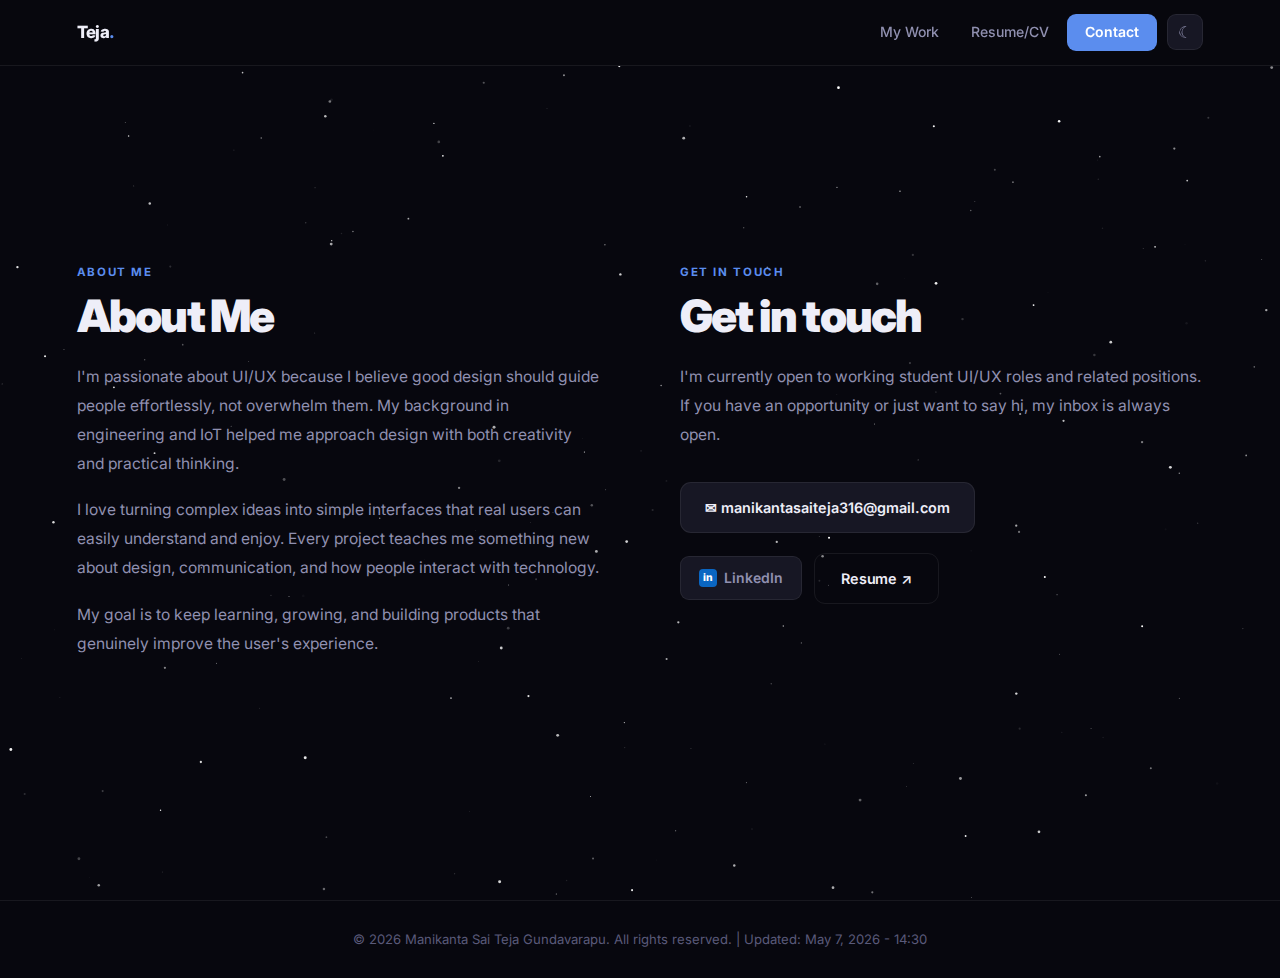
<file: contact.html>
<!DOCTYPE html>
<html lang="en" data-theme="dark">
<head>
  <meta charset="UTF-8" />
  <meta name="viewport" content="width=device-width, initial-scale=1.0" />
  <meta http-equiv="Cache-Control" content="no-cache, no-store, must-revalidate" />
  <meta http-equiv="Pragma" content="no-cache" />
  <meta http-equiv="Expires" content="0" />
  <title>Contact — Sai Teja</title>
  <link rel="preconnect" href="https://fonts.googleapis.com" />
  <link rel="preconnect" href="https://fonts.gstatic.com" crossorigin />
  <link href="https://fonts.googleapis.com/css2?family=Inter:wght@300;400;500;600;700;800;900&display=swap" rel="stylesheet" />
  <style>
    :root{--bg:#07070e;--bg2:#0f0f1a;--bg3:#171724;--border:rgba(255,255,255,0.07);--accent:#5b8dee;--accent2:#4070d4;--accent-glow:rgba(91,141,238,0.25);--text:#eeeef8;--text2:#9090b0;--text3:#5a5a7a;--card:#0f0f1a;--shadow:0 8px 40px rgba(0,0,0,0.5);--radius:18px;--transition:0.28s cubic-bezier(0.4,0,0.2,1);}
    [data-theme="light"]{--bg:#fffdf8;--bg2:#fff5e6;--bg3:#e8f5e9;--border:rgba(19,136,8,0.15);--accent:#FF9933;--accent2:#e07a00;--accent-glow:rgba(255,153,51,0.25);--text:#000080;--text2:#1a4a1a;--text3:#5a8a5a;--card:#ffffff;--shadow:0 8px 40px rgba(255,153,51,0.12);}
    *,*::before,*::after{box-sizing:border-box;margin:0;padding:0;}
    html{scroll-behavior:smooth;}
    body{font-family:'Inter',sans-serif;background:var(--bg);color:var(--text);line-height:1.6;transition:background var(--transition),color var(--transition);overflow-x:hidden;min-height:100vh;}
    a{color:inherit;text-decoration:none;}
    
    /* Navigation */
    nav{position:fixed;top:0;left:0;right:0;z-index:100;display:flex;align-items:center;justify-content:space-between;padding:0 6%;height:66px;background:rgba(7,7,14,0.82);backdrop-filter:blur(20px);-webkit-backdrop-filter:blur(20px);border-bottom:1px solid var(--border);transition:background var(--transition);}
    [data-theme="light"] nav{background:rgba(255,253,248,0.93);border-bottom:2px solid rgba(255,153,51,0.3);}
    .nav-brand{font-weight:800;font-size:1.05rem;letter-spacing:-0.04em;color:var(--text);}
    .nav-brand span{color:var(--accent);}
    .nav-links{display:flex;align-items:center;gap:4px;}
    .nav-links a{padding:7px 14px;border-radius:9px;font-size:0.875rem;font-weight:500;color:var(--text2);transition:color var(--transition),background var(--transition);}
    .nav-links a:hover{color:var(--text);background:var(--bg3);}
    .nav-links a.btn-nav{background:var(--accent);color:#fff;padding:7px 18px;font-weight:600;}
    .nav-links a.btn-nav:hover{background:var(--accent2);}
    .theme-toggle{background:var(--bg3);border:1px solid var(--border);border-radius:9px;width:36px;height:36px;display:flex;align-items:center;justify-content:center;cursor:pointer;font-size:1rem;color:var(--text2);transition:background var(--transition),color var(--transition);margin-left:6px;}
    .theme-toggle:hover{background:var(--bg2);color:var(--text);}
    .nav-hamburger{display:none;flex-direction:column;gap:5px;cursor:pointer;padding:4px;background:none;border:none;}
    .nav-hamburger span{display:block;width:22px;height:2px;background:var(--text2);border-radius:2px;transition:var(--transition);}
    
    /* Contact Section */
    .contact-page{padding:140px 6% 100px;min-height:100vh;display:flex;align-items:center;}
    .contact-inner{max-width:1200px;margin:0 auto;width:100%;}
    .contact-grid{display:grid;grid-template-columns:1fr 1fr;gap:80px;align-items:start;}
    
    .section-label{font-size:0.72rem;font-weight:700;letter-spacing:0.14em;color:var(--accent);text-transform:uppercase;margin-bottom:10px;}
    .section-heading{font-size:clamp(1.9rem,3.5vw,2.8rem);font-weight:900;letter-spacing:-0.04em;margin-bottom:22px;line-height:1.1;}
    
    /* About Section */
    .about-section{animation:fadeUp .7s ease both;}
    .about-text{font-size:0.975rem;color:var(--text2);line-height:1.85;margin-bottom:18px;}
    
    /* Contact Section */
    .contact-section{animation:fadeUp .7s .2s ease both;}
    .contact-items{display:flex;flex-direction:column;gap:20px;margin-top:32px;}
    .contact-item{display:flex;align-items:center;gap:12px;flex-wrap:wrap;}
    
    .btn{display:inline-flex;align-items:center;gap:8px;padding:13px 26px;border-radius:11px;font-size:0.9rem;font-weight:600;cursor:pointer;transition:all var(--transition);border:none;font-family:inherit;letter-spacing:-0.01em;}
    .btn-primary{background:var(--accent);color:#fff;}
    .btn-primary:hover{background:var(--accent2);transform:translateY(-2px);box-shadow:0 8px 28px var(--accent-glow);}
    .btn-secondary{background:transparent;color:var(--text);border:1.5px solid var(--border);}
    .btn-secondary:hover{background:var(--bg3);border-color:var(--accent);transform:translateY(-2px);}
    
    .email-button{background:var(--bg3);border:1px solid var(--border);border-radius:11px;padding:13px 24px;display:inline-flex;align-items:center;gap:8px;font-size:0.9rem;font-weight:600;color:var(--text);transition:all var(--transition);}
    .email-button:hover{background:var(--accent);color:#fff;border-color:var(--accent);transform:translateY(-2px);box-shadow:0 8px 28px var(--accent-glow);}
    
    .social-badge{display:inline-flex;align-items:center;gap:7px;padding:10px 18px;border-radius:9px;background:var(--bg3);border:1px solid var(--border);font-size:0.875rem;font-weight:600;color:var(--text2);transition:all var(--transition);}
    .social-badge:hover{color:var(--accent);border-color:var(--accent);transform:translateY(-2px);}
    .li-icon{width:18px;height:18px;background:#0a66c2;border-radius:4px;display:flex;align-items:center;justify-content:center;color:#fff;font-size:0.65rem;font-weight:800;flex-shrink:0;}
    
    /* Footer */
    footer{padding:28px 6%;text-align:center;border-top:1px solid var(--border);font-size:0.82rem;color:var(--text3);}
    
    /* Animations */
    @keyframes fadeUp{from{opacity:0;transform:translateY(32px);}to{opacity:1;transform:translateY(0);}}
    
    /* Responsive */
    @media(max-width:900px){
      .contact-grid{grid-template-columns:1fr;gap:48px;}
    }
    @media(max-width:640px){
      .nav-hamburger{display:flex;}
      .nav-links{display:none;position:fixed;top:66px;left:0;right:0;background:var(--bg2);border-bottom:1px solid var(--border);flex-direction:column;padding:16px 6%;gap:4px;}
      .nav-links.open{display:flex;}
      .nav-links a{width:100%;padding:12px 16px;}
      .contact-page{padding:100px 6% 60px;}
      .contact-item{flex-direction:column;align-items:stretch;}
      .email-button,.social-badge{justify-content:center;}
    }
    
    nav.scrolled{background:rgba(7,7,14,0.97)!important;}
    [data-theme="light"] nav.scrolled{background:rgba(255,253,248,0.99)!important;}
  </style>
</head>
<body>
  <nav>
    <a href="index.html" class="nav-brand">Teja<span>.</span></a>
    <div class="nav-hamburger" id="hamburger" aria-label="Toggle menu" role="button" tabindex="0">
      <span></span><span></span><span></span>
    </div>
    <div class="nav-links" id="nav-links">
      <a href="index.html#projects">My Work</a>
      <a href="https://drive.google.com/file/d/1WfQl97TthRZkP6kutEcEHhvJuOFtfp_x/view?usp=sharing" target="_blank" rel="noopener">Resume/CV</a>
      <a href="contact.html" class="btn-nav">Contact</a>
      <button class="theme-toggle" id="themeToggle" aria-label="Toggle theme">&#9790;</button>
    </div>
  </nav>

  <section class="contact-page">
    <div class="contact-inner">
      <div class="contact-grid">
        <!-- About Section -->
        <div class="about-section">
          <div class="section-label">ABOUT ME</div>
          <h1 class="section-heading">About Me</h1>
          <p class="about-text">I'm passionate about UI/UX because I believe good design should guide people effortlessly, not overwhelm them. My background in engineering and IoT helped me approach design with both creativity and practical thinking.</p>
          <p class="about-text">I love turning complex ideas into simple interfaces that real users can easily understand and enjoy. Every project teaches me something new about design, communication, and how people interact with technology.</p>
          <p class="about-text">My goal is to keep learning, growing, and building products that genuinely improve the user's experience.</p>
        </div>

        <!-- Contact Section -->
        <div class="contact-section">
          <div class="section-label">GET IN TOUCH</div>
          <h2 class="section-heading">Get in touch</h2>
          <p class="about-text">I'm currently open to working student UI/UX roles and related positions. If you have an opportunity or just want to say hi, my inbox is always open.</p>
          
          <div class="contact-items">
            <div class="contact-item">
              <a href="mailto:manikantasaiteja316@gmail.com" class="email-button">
                &#9993; manikantasaiteja316@gmail.com
              </a>
            </div>
            <div class="contact-item">
              <a href="https://www.linkedin.com/in/saiteja191" target="_blank" rel="noopener" class="social-badge">
                <span class="li-icon">in</span> LinkedIn
              </a>
              <a href="https://drive.google.com/file/d/1WfQl97TthRZkP6kutEcEHhvJuOFtfp_x/view?usp=sharing" target="_blank" rel="noopener" class="btn btn-secondary">
                Resume &#8599;
              </a>
            </div>
          </div>
        </div>
      </div>
    </div>
  </section>

  <footer>
    <p>&copy; 2026 Manikanta Sai Teja Gundavarapu. All rights reserved. | Updated: May 7, 2026 - 14:30</p>
  </footer>

  <script>
    const html = document.documentElement;
    const toggle = document.getElementById('themeToggle');
    
    // Nav scroll effect
    window.addEventListener('scroll', () => {
      document.querySelector('nav').classList.toggle('scrolled', window.scrollY > 40);
    }, {passive: true});
    
    // Theme toggle
    const saved = localStorage.getItem('theme') || 'dark';
    html.setAttribute('data-theme', saved);
    toggle.innerHTML = saved === 'dark' ? '&#9790;' : '&#9728;';
    toggle.addEventListener('click', () => {
      const next = html.getAttribute('data-theme') === 'dark' ? 'light' : 'dark';
      html.setAttribute('data-theme', next);
      localStorage.setItem('theme', next);
      toggle.innerHTML = next === 'dark' ? '&#9790;' : '&#9728;';
    });
    
    // Mobile menu
    const hamburger = document.getElementById('hamburger');
    const navLinks = document.getElementById('nav-links');
    hamburger.addEventListener('click', () => navLinks.classList.toggle('open'));
    hamburger.addEventListener('keydown', e => { if(e.key==='Enter'||e.key===' ') navLinks.classList.toggle('open'); });
    navLinks.querySelectorAll('a').forEach(a => a.addEventListener('click', () => navLinks.classList.remove('open')));
  </script>

  <!-- Stars canvas -->
  <canvas id="stars" style="position:fixed;top:0;left:0;width:100%;height:100%;pointer-events:none;z-index:0;opacity:0;transition:opacity 1s ease;"></canvas>
  <script>
    const canvas = document.getElementById('stars');
    const ctx = canvas.getContext('2d');
    let stars = [];
    function resize(){ canvas.width=window.innerWidth; canvas.height=window.innerHeight; }
    function initStars(){
      stars=[];
      const n=Math.floor((canvas.width*canvas.height)/5000);
      for(let i=0;i<n;i++) stars.push({x:Math.random()*canvas.width,y:Math.random()*canvas.height,r:Math.random()*1.3+0.2,a:Math.random(),s:Math.random()*0.008+0.003,d:Math.random()>0.5?1:-1});
    }
    // Shooting stars
    let shooters = [];
    function spawnShooter(){
      shooters.push({
        x: Math.random()*canvas.width*0.8,
        y: Math.random()*canvas.height*0.4,
        len: Math.random()*120+60,
        speed: Math.random()*8+6,
        angle: Math.PI/4 + (Math.random()-0.5)*0.3,
        alpha: 1,
        width: Math.random()*1.5+0.5
      });
    }
    setInterval(()=>{ if(document.documentElement.getAttribute("data-theme")!=="light") spawnShooter(); }, 2200);

    function draw(){
      ctx.clearRect(0,0,canvas.width,canvas.height);
      // Twinkling stars
      stars.forEach(s=>{
        s.a+=s.s*s.d; if(s.a>=1||s.a<=0) s.d*=-1;
        ctx.beginPath(); ctx.arc(s.x,s.y,s.r,0,Math.PI*2);
        ctx.fillStyle=`rgba(255,255,255,${s.a})`; ctx.fill();
      });
      // Shooting stars
      shooters = shooters.filter(s=>s.alpha>0);
      shooters.forEach(s=>{
        const tx = s.x + Math.cos(s.angle)*s.len;
        const ty = s.y + Math.sin(s.angle)*s.len;
        const grad = ctx.createLinearGradient(s.x,s.y,tx,ty);
        grad.addColorStop(0,`rgba(255,255,255,0)`);
        grad.addColorStop(0.3,`rgba(255,255,255,${s.alpha*0.6})`);
        grad.addColorStop(1,`rgba(255,255,255,${s.alpha})`);
        ctx.beginPath();
        ctx.moveTo(s.x,s.y);
        ctx.lineTo(tx,ty);
        ctx.strokeStyle=grad;
        ctx.lineWidth=s.width;
        ctx.stroke();
        // Bright head dot
        ctx.beginPath();
        ctx.arc(tx,ty,s.width*1.2,0,Math.PI*2);
        ctx.fillStyle=`rgba(255,255,255,${s.alpha})`;
        ctx.fill();
        s.x += Math.cos(s.angle)*s.speed;
        s.y += Math.sin(s.angle)*s.speed;
        s.alpha -= 0.018;
      });
      requestAnimationFrame(draw);
    }
    function updateVisibility(){ canvas.style.opacity=document.documentElement.getAttribute('data-theme')!=='light'?'1':'0'; }
    resize(); initStars(); draw(); updateVisibility();
    window.addEventListener('resize',()=>{resize();initStars();},{passive:true});
    new MutationObserver(updateVisibility).observe(document.documentElement,{attributes:true,attributeFilter:['data-theme']});
  </script>
</body>
</html>
</file>
<file: crew-campus/css/main.css>
* {
  box-sizing: border-box;
  margin: 0;
  padding: 0;
}

body {
  font-size: 16px;
  font-family: 'Readex Pro', 'Arial', sans-serif;
  line-height: 1.6;
  color: #333;
  background: #fff;
}

.main-container {
  width: 100%;
  min-height: 100vh;
  overflow-x: hidden;
}

/* Keyframe Animations */
@keyframes fadeInUp {
  from {
    opacity: 0;
    transform: translateY(30px);
  }
  to {
    opacity: 1;
    transform: translateY(0);
  }
}

@keyframes fadeInLeft {
  from {
    opacity: 0;
    transform: translateX(-30px);
  }
  to {
    opacity: 1;
    transform: translateX(0);
  }
}

@keyframes fadeInRight {
  from {
    opacity: 0;
    transform: translateX(30px);
  }
  to {
    opacity: 1;
    transform: translateX(0);
  }
}

@keyframes slideInFromTop {
  from {
    opacity: 0;
    transform: translateY(-50px);
  }
  to {
    opacity: 1;
    transform: translateY(0);
  }
}

@keyframes scaleIn {
  from {
    opacity: 0;
    transform: scale(0.8);
  }
  to {
    opacity: 1;
    transform: scale(1);
  }
}

@keyframes float {
  0%, 100% {
    transform: translateY(0px);
  }
  50% {
    transform: translateY(-10px);
  }
}

@keyframes pulse {
  0%, 100% {
    transform: scale(1);
  }
  50% {
    transform: scale(1.05);
  }
}

@keyframes shimmer {
  0% {
    background-position: -200% 0;
  }
  100% {
    background-position: 200% 0;
  }
}

@keyframes rotateFloat {
  0%, 100% {
    transform: rotate(-10deg) translateY(0px);
  }
  50% {
    transform: rotate(-10deg) translateY(-5px);
  }
}

/* Navigation Header - Matching Design System */
.nav-header {
  position: fixed;
  top: 20px;
  left: 50%;
  transform: translateX(-50%);
  background: rgba(0, 0, 0, 0.9);
  padding: 15px 30px;
  border-radius: 15px;
  box-shadow: 0 4px 20px rgba(0,0,0,0.3);
  display: flex;
  justify-content: space-between;
  align-items: center;
  backdrop-filter: blur(10px);
  border: 1px solid rgba(255, 255, 255, 0.1);
  z-index: 1000;
  max-width: 1200px;
  width: calc(100% - 40px);
  animation: slideInFromTop 0.8s ease-out;
}

.nav-container {
  display: flex;
  justify-content: space-between;
  align-items: center;
  width: 100%;
}

.nav-name {
  font-size: 18px;
  font-weight: 600;
  color: white;
  text-decoration: none;
  transition: all 0.3s ease;
  position: relative;
  overflow: hidden;
}

.nav-name::before {
  content: '';
  position: absolute;
  top: 0;
  left: -100%;
  width: 100%;
  height: 100%;
  background: linear-gradient(90deg, transparent, rgba(255,105,180,0.3), transparent);
  transition: left 0.6s ease;
}

.nav-name:hover::before {
  left: 100%;
}

.nav-name:hover {
  color: #ff69b4;
  transform: translateY(-1px);
}

.nav-links {
  display: flex;
  gap: 30px;
  align-items: center;
}

.nav-item {
  font-size: 16px;
  color: white;
  text-decoration: none;
  padding: 8px 16px;
  border-radius: 8px;
  transition: all 0.3s ease;
  position: relative;
}

.nav-item:hover {
  color: #ff69b4;
  background: rgba(255, 105, 180, 0.1);
  transform: translateY(-1px);
}

/* Hero Section */
.hero-section {
  position: relative;
  min-height: 80vh;
  display: flex;
  align-items: center;
  justify-content: space-between;
  padding: 120px 40px 60px;
  background: linear-gradient(135deg, 
    rgba(255,105,180,0.05) 0%, 
    rgba(162,69,188,0.08) 50%,
    rgba(150,22,186,0.05) 100%);
  overflow: hidden;
}

.hero-background {
  position: absolute;
  top: 0;
  left: 0;
  width: 100%;
  height: 100%;
  opacity: 0.3;
  z-index: 1;
}

.bg-screen {
  position: absolute;
  width: 60px;
  height: 120px;
  background-size: contain;
  background-repeat: no-repeat;
  background-position: center;
  border-radius: 12px;
  opacity: 0.4;
  filter: blur(1px);
  animation: float 6s ease-in-out infinite;
}

.bg-screen-1 {
  background-image: url("../images/v85_16.png");
  top: 20%;
  left: 5%;
  transform: rotate(-10deg);
  animation: rotateFloat 8s ease-in-out infinite;
  animation-delay: 0s;
}

.bg-screen-2 {
  background-image: url("../images/v85_17.png");
  top: 40%;
  left: 15%;
  transform: rotate(15deg);
  animation: rotateFloat 7s ease-in-out infinite;
  animation-delay: 1s;
}

.bg-screen-3 {
  background-image: url("../images/v85_18.png");
  top: 60%;
  right: 20%;
  transform: rotate(-20deg);
  animation: rotateFloat 9s ease-in-out infinite;
  animation-delay: 2s;
}

.bg-screen-4 {
  background-image: url("../images/v85_19.png");
  top: 30%;
  right: 10%;
  transform: rotate(10deg);
  animation: rotateFloat 6.5s ease-in-out infinite;
  animation-delay: 1.5s;
}

.bg-screen-5 {
  background-image: url("../images/v85_20.png");
  top: 70%;
  left: 25%;
  transform: rotate(-5deg);
  animation: rotateFloat 8.5s ease-in-out infinite;
  animation-delay: 0.5s;
}

.hero-content {
  flex: 1;
  max-width: 600px;
  z-index: 10;
  animation: fadeInLeft 1s ease-out;
}

.project-title {
  font-family: 'Readex Pro', sans-serif;
  font-weight: 800;
  font-size: clamp(48px, 8vw, 72px);
  color: #333;
  margin-bottom: 20px;
  line-height: 1.1;
  background: linear-gradient(135deg, #333 0%, #ff69b4 50%, #b53dd6 100%);
  background-size: 200% 200%;
  -webkit-background-clip: text;
  -webkit-text-fill-color: transparent;
  background-clip: text;
  animation: fadeInUp 1.2s ease-out, titleFloat 8s ease-in-out infinite, titleGlow 6s ease-in-out infinite;
  position: relative;
}

@keyframes titleFloat {
  0%, 100% { 
    transform: translateY(0px);
  }
  50% { 
    transform: translateY(-8px);
  }
}

@keyframes titleGlow {
  0%, 100% { 
    background-position: 0% 50%;
    filter: drop-shadow(0 0 15px rgba(255, 105, 180, 0.2));
  }
  50% { 
    background-position: 100% 50%;
    filter: drop-shadow(0 0 25px rgba(255, 105, 180, 0.4));
  }
}

.project-title::after {
  content: '';
  position: absolute;
  bottom: -10px;
  left: 0;
  width: 0;
  height: 4px;
  background: linear-gradient(90deg, #ff69b4, #b53dd6);
  border-radius: 2px;
  animation: expandWidth 1.5s ease-out 0.8s forwards;
}

@keyframes expandWidth {
  to {
    width: 60%;
  }
}

.project-date {
  font-family: 'Readex Pro', sans-serif;
  font-weight: 600;
  font-size: 18px;
  color: #666;
  margin-bottom: 30px;
  padding: 8px 20px;
  background: rgba(255,105,180,0.1);
  border-radius: 20px;
  display: inline-block;
  border: 2px solid rgba(255,105,180,0.2);
  animation: scaleIn 0.8s ease-out 0.5s both, datePulse 8s ease-in-out 3s infinite;
  transition: all 0.3s ease;
}

@keyframes datePulse {
  0%, 100% { 
    transform: scale(1);
    box-shadow: 0 4px 20px rgba(255, 105, 180, 0.2);
  }
  50% { 
    transform: scale(1.02);
    box-shadow: 0 6px 25px rgba(255, 105, 180, 0.3);
  }
}

.project-date:hover {
  transform: scale(1.05);
  background: rgba(255,105,180,0.15);
  border-color: rgba(255,105,180,0.4);
}

.project-description {
  font-size: 18px;
  line-height: 1.7;
  color: #555;
  margin-top: 20px;
  animation: fadeInUp 1s ease-out 0.7s both;
  position: relative;
}

.project-description::after {
  content: '';
  position: absolute;
  right: 0;
  top: 0;
  bottom: 0;
  width: 3px;
  background: #ff69b4;
  animation: blinkCursor 1s infinite 2s;
}

@keyframes blinkCursor {
  0%, 50% { opacity: 1; }
  51%, 100% { opacity: 0; }
}

.try-design-button {
  display: inline-block;
  margin-top: 30px;
  padding: 16px 32px;
  background: linear-gradient(135deg, #ff69b4, #b53dd6);
  color: white;
  text-decoration: none;
  font-size: 18px;
  font-weight: 600;
  border-radius: 25px;
  box-shadow: 0 8px 25px rgba(255, 105, 180, 0.3);
  transition: all 0.3s ease;
  animation: scaleIn 0.8s ease-out 1s both;
  position: relative;
  overflow: hidden;
}

.try-design-button::before {
  content: '';
  position: absolute;
  top: 0;
  left: -100%;
  width: 100%;
  height: 100%;
  background: linear-gradient(90deg, transparent, rgba(255,255,255,0.2), transparent);
  transition: left 0.6s ease;
}

.try-design-button:hover::before {
  left: 100%;
}

.try-design-button:hover {
  transform: translateY(-3px) scale(1.05);
  box-shadow: 0 12px 35px rgba(255, 105, 180, 0.4);
  background: linear-gradient(135deg, #ff1493, #9932cc);
}

.hero-mobile {
  flex-shrink: 0;
  z-index: 10;
  animation: fadeInRight 1.2s ease-out 0.3s both;
}

.main-mobile-screen {
  width: 180px;
  height: 360px;
  background: url("../images/v85_46.png");
  background-repeat: no-repeat;
  background-position: center center;
  background-size: contain;
  border-radius: 25px;
  box-shadow: 0 20px 40px rgba(0,0,0,0.15);
  transition: all 0.4s ease;
  animation: float 4s ease-in-out infinite;
  animation-delay: 1s;
}

.main-mobile-screen:hover {
  transform: translateY(-10px) scale(1.02);
  box-shadow: 0 30px 60px rgba(255,105,180,0.2);
  animation-play-state: paused;
}

/* Section Styles */
.section-title {
  font-family: 'Readex Pro', sans-serif;
  font-weight: 700;
  font-size: clamp(28px, 5vw, 42px);
  color: #333;
  margin-bottom: 30px;
  position: relative;
  display: inline-block;
  animation: fadeInUp 0.8s ease-out, sectionTitleGlow 6s ease-in-out 2s infinite;
}

@keyframes sectionTitleGlow {
  0%, 100% { 
    text-shadow: 0 0 8px rgba(255, 105, 180, 0.2);
  }
  50% { 
    text-shadow: 0 0 15px rgba(255, 105, 180, 0.4);
  }
}

.section-title::after {
  content: '';
  position: absolute;
  bottom: -8px;
  left: 0;
  width: 0;
  height: 4px;
  background: linear-gradient(90deg, #ff69b4, #b53dd6);
  border-radius: 2px;
  animation: expandWidth 1s ease-out 0.3s forwards;
}

.subsection-title {
  font-family: 'Readex Pro', sans-serif;
  font-weight: 600;
  font-size: 24px;
  color: #333;
  margin: 40px 0 20px 0;
  animation: fadeInLeft 0.8s ease-out;
  position: relative;
}

.subsection-title::before {
  content: '';
  position: absolute;
  left: -20px;
  top: 50%;
  transform: translateY(-50%);
  width: 4px;
  height: 0;
  background: #ff69b4;
  border-radius: 2px;
  animation: expandHeight 0.6s ease-out 0.2s forwards;
}

@keyframes expandHeight {
  to {
    height: 100%;
  }
}

.content-text {
  font-size: 16px;
  line-height: 1.7;
  color: #555;
  margin-bottom: 20px;
  animation: fadeInUp 0.8s ease-out;
  transition: all 0.3s ease;
}

.content-text:hover {
  color: #333;
  transform: translateX(5px);
}

/* Content Sections */
.content-section {
  max-width: 1200px;
  margin: 80px auto;
  padding: 0 40px;
  animation: fadeInUp 0.8s ease-out;
}

/* Mobile Gallery */
.mobile-gallery {
  background: linear-gradient(135deg, 
    rgba(181,61,214,0.05) 0%, 
    rgba(255,105,180,0.08) 50%,
    rgba(181,61,214,0.05) 100%);
  padding: 80px 40px;
  margin: 60px 0;
  animation: scaleIn 0.8s ease-out;
}

.mobile-screens-grid {
  display: grid;
  grid-template-columns: repeat(auto-fit, minmax(140px, 1fr));
  gap: 25px;
  max-width: 1200px;
  margin: 0 auto;
}

.mobile-screen {
  width: 100%;
  height: 280px;
  background-repeat: no-repeat;
  background-position: center center;
  background-size: contain;
  border-radius: 20px;
  transition: all 0.4s ease;
  box-shadow: 0 10px 25px rgba(0,0,0,0.1);
  animation: scaleIn 0.6s ease-out;
  animation-fill-mode: both;
  position: relative;
  overflow: hidden;
}

.mobile-screen::before {
  content: '';
  position: absolute;
  top: 0;
  left: -100%;
  width: 100%;
  height: 100%;
  background: linear-gradient(90deg, transparent, rgba(255,255,255,0.4), transparent);
  transition: left 0.6s ease;
}

.mobile-screen:hover::before {
  left: 100%;
}

.mobile-screen:nth-child(1) { animation-delay: 0.1s; }
.mobile-screen:nth-child(2) { animation-delay: 0.2s; }
.mobile-screen:nth-child(3) { animation-delay: 0.3s; }
.mobile-screen:nth-child(4) { animation-delay: 0.4s; }
.mobile-screen:nth-child(5) { animation-delay: 0.5s; }
.mobile-screen:nth-child(6) { animation-delay: 0.6s; }
.mobile-screen:nth-child(7) { animation-delay: 0.7s; }
.mobile-screen:nth-child(8) { animation-delay: 0.8s; }

.mobile-screen:hover {
  transform: translateY(-8px) scale(1.03);
  box-shadow: 0 20px 40px rgba(255,105,180,0.2);
  animation: pulse 2s ease-in-out infinite;
}

.screen-1 { background-image: url("../images/v86_54.png"); }
.screen-2 { background-image: url("../images/v86_66.png"); }
.screen-3 { background-image: url("../images/v86_60.png"); }
.screen-4 { background-image: url("../images/v86_63.png"); }
.screen-5 { background-image: url("../images/v86_69.png"); }
.screen-6 { background-image: url("../images/v86_72.png"); }
.screen-7 { background-image: url("../images/v86_75.png"); }
.screen-8 { background-image: url("../images/v86_57.png"); }

/* Problem Section */
.problem-section {
  background: linear-gradient(135deg, rgba(255,105,180,0.05) 0%, rgba(181,61,214,0.08) 100%);
  border-radius: 20px;
  padding: 60px 40px;
  margin: 60px auto;
  max-width: 1200px;
  border-left: 6px solid #ff69b4;
  box-shadow: 0 15px 35px rgba(0,0,0,0.08);
  animation: fadeInUp 0.8s ease-out;
  position: relative;
  overflow: hidden;
}

.problem-section::before {
  content: '';
  position: absolute;
  top: -50%;
  left: -50%;
  width: 200%;
  height: 200%;
  background: radial-gradient(circle, rgba(255,105,180,0.1) 0%, transparent 70%);
  animation: rotate 20s linear infinite;
  z-index: 0;
}

@keyframes rotate {
  from {
    transform: rotate(0deg);
  }
  to {
    transform: rotate(360deg);
  }
}

.problem-section > * {
  position: relative;
  z-index: 1;
}

.problem-points ul, .takeaways ul {
  list-style: none;
  padding: 0;
}

.problem-points li, .takeaways li {
  background: rgba(255,255,255,0.7);
  padding: 15px 20px;
  margin: 10px 0;
  border-radius: 10px;
  border-left: 4px solid #ff1493;
  font-size: 16px;
  line-height: 1.6;
  color: #444;
  position: relative;
  animation: slideInFromLeft 0.6s ease-out;
  animation-fill-mode: both;
  transition: all 0.3s ease;
}

.problem-points li:nth-child(1), .takeaways li:nth-child(1) { animation-delay: 0.1s; }
.problem-points li:nth-child(2), .takeaways li:nth-child(2) { animation-delay: 0.2s; }
.problem-points li:nth-child(3), .takeaways li:nth-child(3) { animation-delay: 0.3s; }
.problem-points li:nth-child(4), .takeaways li:nth-child(4) { animation-delay: 0.4s; }
.problem-points li:nth-child(5), .takeaways li:nth-child(5) { animation-delay: 0.5s; }

@keyframes slideInFromLeft {
  from {
    opacity: 0;
    transform: translateX(-30px);
  }
  to {
    opacity: 1;
    transform: translateX(0);
  }
}

.problem-points li:hover, .takeaways li:hover {
  transform: translateX(10px);
  background: rgba(255,255,255,0.9);
  box-shadow: 0 5px 15px rgba(255,105,180,0.2);
}

.problem-points li::before, .takeaways li::before {
  content: '•';
  color: #ff69b4;
  font-weight: bold;
  font-size: 20px;
  margin-right: 10px;
  animation: pulse 2s ease-in-out infinite;
}

/* Testing Section */
.testing-section {
  background: linear-gradient(135deg, rgba(181,61,214,0.05) 0%, rgba(255,105,180,0.08) 100%);
  border-radius: 20px;
  padding: 60px 40px;
  margin: 60px auto;
  max-width: 1200px;
  animation: scaleIn 0.8s ease-out;
}

.testing-tasks {
  display: grid;
  grid-template-columns: repeat(auto-fit, minmax(300px, 1fr));
  gap: 30px;
  margin-top: 40px;
}

.task {
  background: rgba(255,255,255,0.8);
  padding: 25px;
  border-radius: 15px;
  border-left: 4px solid #ff69b4;
  box-shadow: 0 10px 25px rgba(0,0,0,0.05);
  animation: fadeInUp 0.8s ease-out;
  animation-fill-mode: both;
  transition: all 0.4s ease;
  position: relative;
  overflow: hidden;
}

.task:nth-child(1) { animation-delay: 0.2s; }
.task:nth-child(2) { animation-delay: 0.4s; }
.task:nth-child(3) { animation-delay: 0.6s; }

.task::before {
  content: '';
  position: absolute;
  top: 0;
  left: -100%;
  width: 100%;
  height: 100%;
  background: linear-gradient(90deg, transparent, rgba(255,105,180,0.1), transparent);
  transition: left 0.6s ease;
}

.task:hover::before {
  left: 100%;
}

.task:hover {
  transform: translateY(-5px);
  box-shadow: 0 20px 40px rgba(255,105,180,0.15);
}

.task h4 {
  font-size: 18px;
  font-weight: 600;
  color: #333;
  margin-bottom: 15px;
  animation: fadeInLeft 0.6s ease-out 0.3s both;
}

.task p {
  font-size: 16px;
  line-height: 1.6;
  color: #555;
  animation: fadeInUp 0.6s ease-out 0.5s both;
}

/* Final Gallery */
.final-gallery {
  background: linear-gradient(135deg, 
    rgba(255,105,180,0.05) 0%, 
    rgba(181,61,214,0.08) 50%,
    rgba(255,105,180,0.05) 100%);
  padding: 80px 40px;
  margin: 60px 0;
  border-radius: 25px;
  animation: scaleIn 0.8s ease-out;
}

.final-screens-grid {
  display: grid;
  grid-template-columns: repeat(auto-fit, minmax(160px, 1fr));
  gap: 30px;
  max-width: 1000px;
  margin: 0 auto;
}

.final-screen {
  width: 100%;
  height: 320px;
  background-repeat: no-repeat;
  background-position: center center;
  background-size: contain;
  border-radius: 20px;
  transition: all 0.4s ease;
  box-shadow: 0 10px 25px rgba(0,0,0,0.1);
  animation: scaleIn 0.6s ease-out;
  animation-fill-mode: both;
  position: relative;
  overflow: hidden;
}

.final-screen:nth-child(1) { animation-delay: 0.1s; }
.final-screen:nth-child(2) { animation-delay: 0.2s; }
.final-screen:nth-child(3) { animation-delay: 0.3s; }
.final-screen:nth-child(4) { animation-delay: 0.4s; }

.final-screen::after {
  content: '';
  position: absolute;
  top: 0;
  left: 0;
  right: 0;
  bottom: 0;
  background: linear-gradient(45deg, transparent 30%, rgba(255,255,255,0.3) 50%, transparent 70%);
  transform: translateX(-100%);
  transition: transform 0.6s ease;
}

.final-screen:hover::after {
  transform: translateX(100%);
}

.final-screen:hover {
  transform: translateY(-8px) scale(1.03);
  box-shadow: 0 20px 40px rgba(255,105,180,0.2);
  animation: float 2s ease-in-out infinite;
}

.final-1 { background-image: url("../images/v92_35.png"); }
.final-2 { background-image: url("../images/v92_39.png"); }
.final-3 { background-image: url("../images/v92_41.png"); }
.final-4 { background-image: url("../images/v92_37.png"); }

/* Learnings Section */
.learnings-section {
  background: linear-gradient(135deg, 
    rgba(255,105,180,0.08) 0%, 
    rgba(181,61,214,0.12) 100%);
  border-radius: 25px;
  padding: 60px 40px;
  margin: 80px auto;
  max-width: 1200px;
  animation: fadeInUp 0.8s ease-out;
  position: relative;
  overflow: hidden;
}

.learnings-section::before {
  content: '';
  position: absolute;
  top: 0;
  left: 0;
  right: 0;
  bottom: 0;
  background: url('data:image/svg+xml,<svg xmlns="http://www.w3.org/2000/svg" viewBox="0 0 100 100"><defs><pattern id="dots" width="20" height="20" patternUnits="userSpaceOnUse"><circle cx="10" cy="10" r="1" fill="%23ff69b4" opacity="0.1"/></pattern></defs><rect width="100" height="100" fill="url(%23dots)"/></svg>');
  opacity: 0.5;
  animation: float 15s ease-in-out infinite;
}

.learnings-section > * {
  position: relative;
  z-index: 1;
}

.learnings-content {
  display: grid;
  grid-template-columns: repeat(auto-fit, minmax(400px, 1fr));
  gap: 40px;
  margin-top: 40px;
}

.learning-item {
  background: rgba(255,255,255,0.8);
  padding: 30px;
  border-radius: 15px;
  border-left: 4px solid #ff69b4;
  box-shadow: 0 10px 25px rgba(0,0,0,0.05);
  transition: all 0.4s ease;
  animation: scaleIn 0.8s ease-out;
  animation-fill-mode: both;
  position: relative;
  overflow: hidden;
}

.learning-item:nth-child(1) { animation-delay: 0.2s; }
.learning-item:nth-child(2) { animation-delay: 0.4s; }

.learning-item::before {
  content: '';
  position: absolute;
  top: 0;
  left: 0;
  width: 100%;
  height: 100%;
  background: linear-gradient(135deg, rgba(255,105,180,0.1) 0%, rgba(181,61,214,0.1) 100%);
  opacity: 0;
  transition: opacity 0.3s ease;
}

.learning-item:hover::before {
  opacity: 1;
}

.learning-item:hover {
  transform: translateY(-5px);
  box-shadow: 0 15px 35px rgba(255,105,180,0.15);
}

.learning-item p {
  font-size: 16px;
  line-height: 1.7;
  color: #444;
  position: relative;
  z-index: 1;
  animation: fadeInUp 0.6s ease-out 0.5s both;
}

/* Contact Section */
.contact-section {
  padding: 80px 40px;
  background: linear-gradient(135deg,
    rgba(20, 20, 20, 0.95) 0%,
    rgba(40, 40, 40, 0.98) 50%,
    rgba(0, 0, 0, 0.95) 100%);
  margin-top: 80px;
  position: relative;
  overflow: hidden;
  animation: fadeInUp 0.8s ease-out;
}

.contact-section::before {
  content: '';
  position: absolute;
  top: 0;
  left: 0;
  right: 0;
  bottom: 0;
  background: url('data:image/svg+xml,<svg xmlns="http://www.w3.org/2000/svg" viewBox="0 0 100 100"><defs><pattern id="contact-pattern" width="50" height="50" patternUnits="userSpaceOnUse"><circle cx="25" cy="25" r="2" fill="%23ff69b4" opacity="0.1"/></pattern></defs><rect width="100" height="100" fill="url(%23contact-pattern)"/></svg>');
  opacity: 0.3;
  animation: rotate 30s linear infinite;
}

.contact-content {
  max-width: 1200px;
  margin: 0 auto;
  text-align: center;
  position: relative;
  z-index: 1;
}

.contact-title {
  font-family: 'Readex Pro', sans-serif;
  font-size: clamp(28px, 5vw, 42px);
  font-weight: 700;
  margin-bottom: 40px;
  color: #ffffff;
  position: relative;
  animation: fadeInUp 0.8s ease-out;
}

.contact-title::after {
  content: '';
  position: absolute;
  bottom: -10px;
  left: 50%;
  transform: translateX(-50%);
  width: 0;
  height: 4px;
  background: linear-gradient(90deg, #ff69b4, #b53dd6);
  border-radius: 2px;
  animation: expandFromCenter 1s ease-out 0.5s forwards;
}

@keyframes expandFromCenter {
  to {
    width: 80px;
  }
}

.contact-info {
  display: flex;
  gap: 30px;
  align-items: center;
  justify-content: center;
  flex-wrap: wrap;
  animation: fadeInUp 0.8s ease-out 0.3s both;
}

.contact-email {
  background: linear-gradient(135deg, #ff69b4, #ff1493);
  color: #ffffff;
  padding: 16px 28px;
  border-radius: 25px;
  text-decoration: none;
  font-size: 16px;
  font-weight: 600;
  transition: all 0.4s ease;
  box-shadow: 0 8px 25px rgba(255,105,180,0.3);
  position: relative;
  overflow: hidden;
  animation: scaleIn 0.6s ease-out 0.5s both;
}

.contact-email::before {
  content: '';
  position: absolute;
  top: 0;
  left: -100%;
  width: 100%;
  height: 100%;
  background: linear-gradient(90deg, transparent, rgba(255,255,255,0.2), transparent);
  transition: left 0.6s ease;
}

.contact-email:hover::before {
  left: 100%;
}

.contact-email:hover {
  transform: translateY(-3px) scale(1.05);
  box-shadow: 0 12px 35px rgba(255,105,180,0.4);
  animation: pulse 1.5s ease-in-out infinite;
}

.contact-resume {
  color: #ffffff;
  text-decoration: none;
  font-size: 16px;
  font-weight: 500;
  padding: 16px 24px;
  border: 2px solid rgba(255,255,255,0.3);
  border-radius: 25px;
  transition: all 0.4s ease;
  position: relative;
  overflow: hidden;
  animation: scaleIn 0.6s ease-out 0.7s both;
}

.contact-resume::before {
  content: '';
  position: absolute;
  top: 0;
  left: 0;
  width: 0;
  height: 100%;
  background: rgba(255,105,180,0.2);
  transition: width 0.4s ease;
  z-index: -1;
}

.contact-resume:hover::before {
  width: 100%;
}

.contact-resume:hover {
  border-color: #ff69b4;
  color: #ff69b4;
  transform: translateY(-2px);
}

.linkedin-icon {
  background: linear-gradient(135deg, #0077b5, #005885);
  color: white;
  padding: 16px 18px;
  border-radius: 25px;
  text-decoration: none;
  font-weight: bold;
  font-size: 18px;
  transition: all 0.4s ease;
  box-shadow: 0 8px 25px rgba(0,119,181,0.3);
  position: relative;
  overflow: hidden;
  animation: scaleIn 0.6s ease-out 0.9s both;
}

.linkedin-icon::before {
  content: '';
  position: absolute;
  top: 0;
  left: -100%;
  width: 100%;
  height: 100%;
  background: linear-gradient(90deg, transparent, rgba(255,255,255,0.2), transparent);
  transition: left 0.6s ease;
}

.linkedin-icon:hover::before {
  left: 100%;
}

.linkedin-icon:hover {
  transform: translateY(-3px) scale(1.05);
  box-shadow: 0 12px 35px rgba(0,119,181,0.4);
  animation: pulse 1.5s ease-in-out infinite;
}

/* Survey Overview Grid */
.survey-overview-grid {
  display: grid;
  grid-template-columns: repeat(3, 1fr);
  gap: 20px;
  margin: 24px 0 40px;
}

.survey-stat-card {
  background: rgba(255, 105, 180, 0.06);
  border: 1px solid rgba(255, 105, 180, 0.2);
  border-radius: 16px;
  padding: 24px;
  text-align: center;
  display: flex;
  flex-direction: column;
  gap: 6px;
}

.survey-stat-number {
  font-size: 32px;
  font-weight: 800;
  color: #ff69b4;
}

.survey-stat-label {
  font-size: 16px;
  font-weight: 600;
  color: #333;
}

.survey-stat-sub {
  font-size: 13px;
  color: #777;
}

/* Survey Findings Grid */
.survey-findings-grid {
  display: grid;
  grid-template-columns: repeat(5, 1fr);
  gap: 16px;
  margin: 24px 0 40px;
}

.finding-card {
  background: rgba(255, 105, 180, 0.05);
  border: 1px solid rgba(255, 105, 180, 0.15);
  border-radius: 14px;
  padding: 20px 16px;
  text-align: center;
  transition: all 0.3s ease;
}

.finding-card:hover {
  transform: translateY(-4px);
  box-shadow: 0 10px 25px rgba(255, 105, 180, 0.15);
}

.finding-percent {
  display: block;
  font-size: 36px;
  font-weight: 800;
  color: #ff69b4;
  margin-bottom: 8px;
}

.finding-card p {
  font-size: 13px;
  color: #555;
  line-height: 1.5;
  margin: 0;
}

/* Interview Insights */
.interview-insights {
  background: rgba(255, 105, 180, 0.05);
  border: 1px solid rgba(255, 105, 180, 0.15);
  border-radius: 16px;
  padding: 28px;
  margin: 24px 0 40px;
}

.insights-title {
  font-size: 16px;
  font-weight: 700;
  color: #333;
  margin-bottom: 16px;
}

.insights-list {
  list-style: none;
  padding: 0;
  margin: 0;
  display: flex;
  flex-direction: column;
  gap: 10px;
}

.insights-list li {
  font-size: 15px;
  color: #444;
  padding: 10px 16px;
  background: white;
  border-radius: 8px;
  border-left: 4px solid #ff69b4;
}

/* Takeaways Grid */
.takeaways-grid {
  display: grid;
  grid-template-columns: repeat(2, 1fr);
  gap: 16px;
  margin: 24px 0;
}

.takeaway-card {
  background: rgba(255, 105, 180, 0.07);
  border: 1px solid rgba(255, 105, 180, 0.2);
  border-radius: 12px;
  padding: 18px 20px;
  font-size: 15px;
  color: #333;
  font-weight: 500;
  border-left: 4px solid #ff69b4;
  transition: all 0.3s ease;
}

.takeaway-card:hover {
  background: rgba(255, 105, 180, 0.12);
  transform: translateX(4px);
}

@media (max-width: 768px) {
  .survey-overview-grid { grid-template-columns: 1fr; }
  .survey-findings-grid { grid-template-columns: repeat(2, 1fr); }
  .takeaways-grid { grid-template-columns: 1fr; }
}

/* Detailed Personas */
.detailed-personas {
  display: flex;
  flex-direction: column;
  gap: 30px;
  margin-top: 40px;
}

.detailed-persona-card {
  background: rgba(255, 105, 180, 0.04);
  border: 1px solid rgba(255, 105, 180, 0.15);
  border-radius: 20px;
  padding: 36px;
  transition: all 0.3s ease;
}

.detailed-persona-card:hover {
  box-shadow: 0 12px 35px rgba(255, 105, 180, 0.12);
  transform: translateY(-3px);
}

.dp-header {
  display: flex;
  align-items: center;
  gap: 20px;
  margin-bottom: 28px;
  padding-bottom: 20px;
  border-bottom: 1px solid rgba(255, 105, 180, 0.15);
}

.dp-avatar { font-size: 40px; }

.dp-name {
  font-size: 22px;
  font-weight: 700;
  color: #ff69b4;
  margin-bottom: 6px;
}

.dp-meta { font-size: 14px; color: #777; }

.dp-grid {
  display: grid;
  grid-template-columns: repeat(4, 1fr);
  gap: 20px;
  margin-bottom: 24px;
}

.dp-block {
  padding: 16px;
  border-radius: 12px;
}

.dp-block h4 {
  font-size: 14px;
  font-weight: 700;
  margin-bottom: 10px;
  color: #333;
}

.dp-block ul {
  list-style: none;
  padding: 0;
  margin: 0;
}

.dp-block ul li {
  font-size: 13px;
  color: #555;
  padding: 4px 0;
  border-bottom: 1px solid rgba(0,0,0,0.05);
}

.dp-block ul li:last-child { border-bottom: none; }

.dp-block.goals { background: rgba(40, 167, 69, 0.07); }
.dp-block.frustrations { background: rgba(255, 99, 99, 0.07); }
.dp-block.behaviors { background: rgba(255, 193, 7, 0.07); }
.dp-block.needs { background: rgba(255, 105, 180, 0.07); }

.dp-quote {
  font-size: 16px;
  font-style: italic;
  color: #ff69b4;
  padding: 16px 20px;
  background: rgba(255, 105, 180, 0.06);
  border-left: 4px solid #ff69b4;
  border-radius: 0 10px 10px 0;
}

@media (max-width: 768px) {
  .dp-grid { grid-template-columns: repeat(2, 1fr); }
  .detailed-persona-card { padding: 24px; }
}

@media (max-width: 480px) {
  .dp-grid { grid-template-columns: 1fr; }
}

/* Personas Grid */
.personas-grid {
  display: grid;
  grid-template-columns: repeat(3, 1fr);
  gap: 30px;
  margin-top: 40px;
}

.persona-card {
  background: rgba(255, 105, 180, 0.06);
  border: 1px solid rgba(255, 105, 180, 0.2);
  border-radius: 16px;
  padding: 36px 24px;
  text-align: center;
  transition: all 0.3s ease;
}

.persona-card:hover {
  transform: translateY(-6px);
  box-shadow: 0 15px 40px rgba(255, 105, 180, 0.15);
  background: rgba(255, 105, 180, 0.1);
}

.persona-avatar {
  font-size: 48px;
  margin-bottom: 16px;
}

.persona-name {
  font-size: 22px;
  font-weight: 700;
  color: #ff69b4;
  margin-bottom: 8px;
}

.persona-role {
  font-size: 16px;
  color: #555;
  font-weight: 500;
}

@media (max-width: 768px) {
  .personas-grid { grid-template-columns: 1fr; }
}

/* Affinity Mapping Grid */
.affinity-grid {
  display: grid;
  grid-template-columns: repeat(3, 1fr);
  gap: 30px;
  margin-top: 40px;
}

.affinity-card {
  border-radius: 16px;
  padding: 28px;
  box-shadow: 0 8px 25px rgba(0,0,0,0.08);
  transition: transform 0.3s ease, box-shadow 0.3s ease;
}

.affinity-card:hover {
  transform: translateY(-5px);
  box-shadow: 0 15px 40px rgba(0,0,0,0.15);
}

.affinity-card.pain {
  background: rgba(255, 99, 99, 0.07);
  border: 1px solid rgba(255, 99, 99, 0.25);
}

.affinity-card.behavioral {
  background: rgba(255, 193, 7, 0.07);
  border: 1px solid rgba(255, 193, 7, 0.25);
}

.affinity-card.desire {
  background: rgba(40, 167, 69, 0.07);
  border: 1px solid rgba(40, 167, 69, 0.25);
}

.affinity-title {
  font-size: 18px;
  font-weight: 700;
  margin-bottom: 20px;
  color: #333;
}

.affinity-list {
  list-style: none;
  padding: 0;
  margin: 0;
  display: flex;
  flex-wrap: wrap;
  gap: 8px;
}

.affinity-list li {
  font-size: 13px;
  padding: 6px 14px;
  border-radius: 20px;
  font-weight: 500;
}

.pain .affinity-list li {
  background: rgba(255, 99, 99, 0.12);
  color: #c0392b;
}

.behavioral .affinity-list li {
  background: rgba(255, 193, 7, 0.15);
  color: #856404;
}

.desire .affinity-list li {
  background: rgba(40, 167, 69, 0.12);
  color: #1a6b30;
}

@media (max-width: 768px) {
  .affinity-grid { grid-template-columns: 1fr; }
}

/* Responsive Design */
@media (max-width: 1024px) {
  .nav-header {
    width: calc(100% - 30px);
    padding: 12px 25px;
  }
  
  .nav-name {
    font-size: 17px;
  }
  
  .nav-links {
    gap: 25px;
  }
  
  .nav-item {
    font-size: 15px;
    padding: 7px 14px;
  }
}

@media (max-width: 768px) {
  .nav-header {
    top: 10px;
    padding: 15px 20px;
    width: calc(100% - 20px);
    flex-direction: column;
    gap: 15px;
    border-radius: 12px;
  }
  
  .nav-container {
    flex-direction: column;
    gap: 15px;
    width: 100%;
  }

  .nav-name {
    font-size: 16px;
    text-align: center;
    margin-bottom: 5px;
  }

  .nav-links {
    gap: 20px;
    flex-wrap: wrap;
    justify-content: center;
    width: 100%;
  }

  .nav-item {
    font-size: 14px;
    padding: 8px 16px;
    white-space: nowrap;
  }
  
  .hero-section {
    flex-direction: column;
    text-align: center;
    padding: 120px 20px 40px;
    min-height: 70vh;
  }
  
  .hero-content {
    max-width: 100%;
    margin-bottom: 30px;
  }
  
  .project-title {
    font-size: clamp(32px, 8vw, 48px);
    margin-bottom: 15px;
    animation: fadeInUp 1.2s ease-out, titleFloat 8s ease-in-out infinite, titleGlow 6s ease-in-out infinite;
  }
  
  .project-date {
    font-size: 16px;
    padding: 8px 16px;
    animation: scaleIn 0.8s ease-out 0.5s both, datePulse 8s ease-in-out 3s infinite;
  }

  .project-description::after {
    display: none;
  }

  .try-design-button {
    font-size: 16px;
    padding: 14px 28px;
    margin-top: 25px;
  }
  
  .main-mobile-screen {
    width: 140px;
    height: 280px;
  }
  
  .content-section, .problem-section, .testing-section, .learnings-section {
    padding: 40px 20px;
    margin: 40px 20px;
  }
  
  .mobile-gallery, .final-gallery {
    padding: 40px 20px;
  }
  
  .mobile-screens-grid {
    grid-template-columns: repeat(auto-fit, minmax(120px, 1fr));
    gap: 20px;
  }
  
  .mobile-screen {
    height: 240px;
  }
  
  .final-screens-grid {
    grid-template-columns: repeat(auto-fit, minmax(140px, 1fr));
    gap: 20px;
  }
  
  .final-screen {
    height: 280px;
  }
  
  .learnings-content {
    grid-template-columns: 1fr;
    gap: 20px;
  }
  
  .testing-tasks {
    grid-template-columns: 1fr;
    gap: 20px;
  }
  
  .contact-section {
    padding: 60px 20px;
  }
  
  .contact-info {
    flex-direction: column;
    gap: 20px;
  }
  
  .contact-email, .contact-resume, .linkedin-icon {
    width: 100%;
    text-align: center;
    max-width: 300px;
  }
}

@media (max-width: 480px) {
  .nav-header {
    top: 5px;
    padding: 12px 15px;
    width: calc(100% - 10px);
    gap: 12px;
  }
  
  .nav-name {
    font-size: 15px;
  }
  
  .nav-links {
    gap: 15px;
  }
  
  .nav-item {
    font-size: 13px;
    padding: 6px 12px;
  }
}

@media (max-width: 360px) {
  .nav-header {
    padding: 10px 12px;
    gap: 10px;
  }
  
  .nav-name {
    font-size: 14px;
  }
  
  .nav-links {
    gap: 12px;
  }
  
  .nav-item {
    font-size: 12px;
    padding: 5px 10px;
  }
}

@media (min-width: 1200px) {
  .hero-section {
    padding: 120px 60px 80px;
  }
  
  .content-section, .problem-section, .testing-section, .learnings-section {
    padding: 0 60px;
  }
  
  .mobile-screens-grid {
    grid-template-columns: repeat(4, 1fr);
  }
  
  .final-screens-grid {
    grid-template-columns: repeat(4, 1fr);
  }
}
/* Footer Copyright */
.footer-copyright {
  background: rgba(0, 0, 0, 0.9);
  color: rgba(255, 255, 255, 0.7);
  padding: 20px 0;
  text-align: center;
  border-top: 1px solid rgba(255, 255, 255, 0.1);
}

.copyright-content {
  max-width: 1200px;
  margin: 0 auto;
  padding: 0 20px;
}

.copyright-content p {
  margin: 0;
  font-size: 14px;
}
</file>
<file: flyhigh/css/main.css>
﻿/* Design System Base Styles */
* {
  box-sizing: border-box;
  margin: 0;
  padding: 0;
}

body {
  font-size: 14px; /* Design system body font size */
  font-family: 'Arial', sans-serif; /* Design system font family */
  line-height: 1.6; /* Design system body line height */
  color: #333; /* Design system text primary */
  margin: 0;
  padding: 0;
  background: #fff;
  overflow-x: hidden;
}

/* Smooth scrolling */
html {
  scroll-behavior: smooth;
}

/* Navigation Header - Matching Design System */
.nav-header {
  position: fixed;
  top: 40px;
  left: 50%;
  transform: translateX(-50%);
  background: rgba(0, 0, 0, 0.9);
  padding: 15px 30px;
  border-radius: 15px;
  box-shadow: 0 4px 20px rgba(0,0,0,0.3);
  display: flex;
  justify-content: space-between;
  align-items: center;
  backdrop-filter: blur(10px);
  border: 1px solid rgba(255, 255, 255, 0.1);
  z-index: 1000;
  max-width: 1200px;
  width: calc(100% - 40px);
}

.nav-container {
  display: flex;
  justify-content: space-between;
  align-items: center;
  width: 100%;
}

.nav-name {
  font-size: 18px;
  font-weight: 600;
  color: white;
  text-decoration: none;
  transition: all 0.3s ease;
}

.nav-name:hover {
  color: #4a90e2;
  transform: translateY(-1px);
}

.nav-links {
  display: flex;
  gap: 30px;
  align-items: center;
}

.nav-item {
  font-size: 16px;
  color: white;
  text-decoration: none;
  padding: 8px 16px;
  border-radius: 8px;
  transition: all 0.3s ease;
  position: relative;
}

.nav-item:hover {
  color: #4a90e2;
  background: rgba(74, 144, 226, 0.1);
  transform: translateY(-1px);
}

/* Hero Section - Enhanced */
.hero-section {
  width: 100%;
  height: 600px;
  position: relative;
  overflow: hidden; max-width: 100vw;
  margin-top: 0;
  background: linear-gradient(135deg, rgba(89, 153, 205, 0.9) 0%, rgba(119, 172, 214, 0.7) 50%, rgba(74, 144, 226, 0.8) 100%);
  display: flex;
  align-items: center;
  justify-content: center;
}

.hero-background {
  width: 100%;
  height: 600px;
  position: absolute;
  top: 0;
  left: 0;
  overflow: hidden;
  z-index: 1;
}

/* Mobile Mockups in Hero Background - More Dynamic */
.mobile-mockup {
  position: absolute;
  background-size: cover;
  background-position: center;
  border-radius: 20px;
  transform-origin: center;
  transition: all 0.3s ease;
  opacity: 0.8;
  box-shadow: 0 8px 25px rgba(0, 0, 0, 0.2);
}

/* Animated floating effect for mobile mockups */
.mobile-mockup:nth-child(odd) {
  animation: float 6s ease-in-out infinite;
}

.mobile-mockup:nth-child(even) {
  animation: float 8s ease-in-out infinite reverse;
}

@keyframes float {
  0%, 100% { transform: translateY(0px) rotate(var(--rotation)); }
  50% { transform: translateY(-20px) rotate(var(--rotation)); }
}

/* More dynamic positioning with CSS custom properties for rotation */
.mockup-1 {
  left: 5%;
  top: 10%;
  width: 90px;
  height: 180px;
  --rotation: -25deg;
  background-image: url("../images/v61_69.png");
  animation-delay: 0s;
}

.mockup-2 {
  left: 15%;
  top: 60%;
  width: 85px;
  height: 170px;
  --rotation: 20deg;
  background-image: url("../images/v61_72.png");
  animation-delay: 1s;
}

.mockup-3 {
  left: 25%;
  top: 15%;
  width: 90px;
  height: 180px;
  --rotation: -15deg;
  background-image: url("../images/v61_75.png");
  animation-delay: 2s;
}

.mockup-4 {
  left: 35%;
  top: 70%;
  width: 85px;
  height: 170px;
  --rotation: 30deg;
  background-image: url("../images/v61_78.png");
  animation-delay: 0.5s;
}

.mockup-5 {
  left: 45%;
  top: 5%;
  width: 90px;
  height: 180px;
  --rotation: -20deg;
  background-image: url("../images/v61_81.png");
  animation-delay: 1.5s;
}

.mockup-6 {
  left: 55%;
  top: 75%;
  width: 85px;
  height: 170px;
  --rotation: 25deg;
  background-image: url("../images/v61_90.png");
  animation-delay: 3s;
}

.mockup-7 {
  left: 65%;
  top: 20%;
  width: 90px;
  height: 180px;
  --rotation: -30deg;
  background-image: url("../images/v61_93.png");
  animation-delay: 2.5s;
}

.mockup-8 {
  left: 75%;
  top: 65%;
  width: 85px;
  height: 170px;
  --rotation: 15deg;
  background-image: url("../images/v61_96.png");
  animation-delay: 4s;
}

.mockup-9 {
  left: 85%;
  top: 25%;
  width: 90px;
  height: 180px;
  --rotation: -35deg;
  background-image: url("../images/v64_175.png");
  animation-delay: 1.2s;
}

.mockup-10 { display: none; }

.mockup-11 { display: none; }

.mockup-12 { display: none; }

/* Hero Content - Enhanced */
.hero-content {
  position: relative;
  z-index: 10;
  height: 100%;
  display: flex;
  align-items: center;
  justify-content: space-between;
  max-width: 1200px;
  margin: 0 auto;
  padding: 0 40px;
  animation: heroFadeIn 1.2s ease-out;
}

@keyframes heroFadeIn {
  from {
    opacity: 0;
    transform: translateY(30px);
  }
  to {
    opacity: 1;
    transform: translateY(0);
  }
}

.hero-title {
  font-size: 120px;
  font-weight: bold;
  color: white;
  text-shadow: 3px 3px 6px rgba(0,0,0,0.5);
  margin: 0;
  line-height: 1.1;
  animation: titleFloat 8s ease-in-out infinite, titleGlow 6s ease-in-out infinite;
  background: linear-gradient(135deg, #ffffff, #e3f2fd, #4a90e2);
  background-size: 200% 200%;
  -webkit-background-clip: text;
  -webkit-text-fill-color: transparent;
  background-clip: text;
  position: relative;
}

@keyframes titleFloat {
  0%, 100% { 
    transform: translateY(0px);
  }
  50% { 
    transform: translateY(-8px);
  }
}

@keyframes titleGlow {
  0%, 100% { 
    background-position: 0% 50%;
    filter: drop-shadow(0 0 15px rgba(74, 144, 226, 0.2));
  }
  50% { 
    background-position: 100% 50%;
    filter: drop-shadow(0 0 25px rgba(74, 144, 226, 0.4));
  }
}

.hero-date {
  position: absolute;
  bottom: 60px;
  left: 40px;
  font-size: 28px;
  font-weight: bold;
  color: white;
  text-shadow: 2px 2px 4px rgba(0,0,0,0.5);
  background: rgba(255, 255, 255, 0.1);
  padding: 12px 24px;
  border-radius: 25px;
  backdrop-filter: blur(10px);
  border: 1px solid rgba(255, 255, 255, 0.2);
  animation: dateSlideIn 1.5s ease-out 0.5s both, datePulse 8s ease-in-out 3s infinite;
}

@keyframes dateSlideIn {
  from {
    opacity: 0;
    transform: translateX(-30px);
  }
  to {
    opacity: 1;
    transform: translateX(0);
  }
}

@keyframes datePulse {
  0%, 100% { 
    transform: scale(1);
    box-shadow: 0 4px 20px rgba(74, 144, 226, 0.2);
  }
  50% { 
    transform: scale(1.02);
    box-shadow: 0 6px 25px rgba(74, 144, 226, 0.3);
  }
}

.hero-phone {
  width: 220px;
  height: 440px;
  border-radius: 30px;
  overflow: hidden;
  box-shadow: 0 25px 80px rgba(0, 0, 0, 0.4);
  transition: all 0.3s ease;
  animation: phoneFloat 4s ease-in-out infinite;
  position: relative;
}

@keyframes phoneFloat {
  0%, 100% { transform: translateY(0px) rotate(2deg); }
  50% { transform: translateY(-15px) rotate(-2deg); }
}

.hero-phone:hover {
  transform: translateY(-20px) scale(1.05);
  box-shadow: 0 35px 100px rgba(0, 0, 0, 0.5);
}

.hero-phone::before {
  content: '';
  position: absolute;
  top: -2px;
  left: -2px;
  right: -2px;
  bottom: -2px;
  background: linear-gradient(45deg, rgba(255,255,255,0.3), transparent, rgba(255,255,255,0.3));
  border-radius: 32px;
  z-index: -1;
  animation: shimmer 3s ease-in-out infinite;
}

@keyframes shimmer {
  0%, 100% { opacity: 0; }
  50% { opacity: 1; }
}

.hero-phone img {
  width: 100%;
  height: 100%;
  object-fit: cover;
}

/* Hero Description */
.hero-description {
  max-width: 1200px;
  margin: 40px auto;
  padding: 0 40px;
  text-align: center;
}

.hero-description p {
  font-size: 20px;
  line-height: 1.7;
  color: #333;
  margin: 0;
  animation: fadeInUp 1s ease-out 1s both;
  position: relative;
}

.hero-description p::after {
  content: '';
  position: absolute;
  right: 0;
  top: 0;
  bottom: 0;
  width: 3px;
  background: #4a90e2;
  animation: blinkCursor 1s infinite 2s;
}

@keyframes blinkCursor {
  0%, 50% { opacity: 1; }
  51%, 100% { opacity: 0; }
}

/* Try Design Button */
.try-design-container {
  text-align: center;
  margin: 40px auto;
  max-width: 1200px;
  padding: 0 40px;
}

.try-design-button {
  display: inline-block;
  padding: 16px 32px;
  background: linear-gradient(135deg, #4a90e2, #357abd);
  color: white;
  text-decoration: none;
  font-size: 18px;
  font-weight: 600;
  border-radius: 25px;
  box-shadow: 0 8px 25px rgba(74, 144, 226, 0.3);
  transition: all 0.3s ease;
  animation: scaleIn 0.8s ease-out 1.5s both;
  position: relative;
  overflow: hidden;
}

.try-design-button::before {
  content: '';
  position: absolute;
  top: 0;
  left: -100%;
  width: 100%;
  height: 100%;
  background: linear-gradient(90deg, transparent, rgba(255,255,255,0.2), transparent);
  transition: left 0.6s ease;
}

.try-design-button:hover::before {
  left: 100%;
}

.try-design-button:hover {
  transform: translateY(-3px) scale(1.05);
  box-shadow: 0 12px 35px rgba(74, 144, 226, 0.4);
  background: linear-gradient(135deg, #357abd, #2968a3);
}

@keyframes scaleIn {
  from {
    opacity: 0;
    transform: scale(0.8);
  }
  to {
    opacity: 1;
    transform: scale(1);
  }
}

@keyframes fadeInUp {
  from {
    opacity: 0;
    transform: translateY(20px);
  }
  to {
    opacity: 1;
    transform: translateY(0);
  }
}

/* Mobile Showcase Section */
.mobile-showcase {
  background: rgba(89, 153, 205, 0.1);
  padding: 80px 40px;
  margin: 40px 0;
}

.showcase-grid {
  display: grid;
  grid-template-columns: repeat(4, 1fr);
  gap: 40px;
  max-width: 1200px;
  margin: 0 auto;
  justify-items: center;
}

.showcase-phone {
  width: 200px;
  height: 400px;
  border-radius: 25px;
  overflow: hidden;
  box-shadow: 0 15px 40px rgba(0, 0, 0, 0.2);
  transition: all 0.3s ease;
}

.showcase-phone:hover {
  transform: translateY(-10px);
  box-shadow: 0 25px 60px rgba(0, 0, 0, 0.3);
}

.showcase-phone img {
  width: 100%;
  height: 100%;
  object-fit: cover;
}

/* Main Content */
.main-content {
  max-width: 1200px;
  margin: 0 auto;
  padding: 0 40px;
}

/* Content Sections */
.content-section {
  padding: 60px 0;
  border-bottom: 1px solid #f0f0f0;
}

.content-section:last-child {
  border-bottom: none;
}

.section-title {
  font-size: 48px;
  font-weight: bold;
  color: #4a90e2;
  margin-bottom: 30px;
  position: relative;
  animation: sectionTitleFadeIn 0.8s ease-out, sectionTitleGlow 6s ease-in-out 2s infinite;
}

.section-title::after {
  content: '';
  position: absolute;
  bottom: -10px;
  left: 0;
  width: 80px;
  height: 4px;
  background: linear-gradient(90deg, #4a90e2, #357abd);
  border-radius: 2px;
  animation: underlineGrow 1s ease-out 0.5s both;
}

@keyframes sectionTitleFadeIn {
  from {
    opacity: 0;
    transform: translateY(20px);
  }
  to {
    opacity: 1;
    transform: translateY(0);
  }
}

@keyframes sectionTitleGlow {
  0%, 100% { 
    text-shadow: 0 0 8px rgba(74, 144, 226, 0.2);
  }
  50% { 
    text-shadow: 0 0 15px rgba(74, 144, 226, 0.4);
  }
}

@keyframes underlineGrow {
  from {
    width: 0;
    opacity: 0;
  }
  to {
    width: 80px;
    opacity: 1;
  }
}

.subsection-title {
  font-size: 24px;
  font-weight: bold;
  color: #333;
  margin: 30px 0 15px 0;
  animation: subsectionFadeIn 0.6s ease-out;
  position: relative;
}

.subsection-title::after {
  content: '';
  position: absolute;
  bottom: -5px;
  left: 0;
  width: 0;
  height: 2px;
  background: linear-gradient(90deg, #4a90e2, #357abd);
  animation: subsectionUnderline 0.8s ease-out 0.3s both;
}

@keyframes subsectionFadeIn {
  from {
    opacity: 0;
    transform: translateY(20px);
  }
  to {
    opacity: 1;
    transform: translateY(0);
  }
}

@keyframes subsectionUnderline {
  from {
    width: 0;
  }
  to {
    width: 60px;
  }
}

.section-text {
  font-size: 18px;
  line-height: 1.8;
  color: #333;
  margin-bottom: 20px;
  animation: textSlideIn 0.8s ease-out;
  opacity: 0;
  animation-fill-mode: both;
}

.section-text:nth-child(2) { animation-delay: 0.2s; }
.section-text:nth-child(3) { animation-delay: 0.4s; }
.section-text:nth-child(4) { animation-delay: 0.6s; }
.section-text:nth-child(5) { animation-delay: 0.8s; }

.section-text:last-child {
  margin-bottom: 0;
}

@keyframes textSlideIn {
  from {
    opacity: 0;
    transform: translateX(-30px);
  }
  to {
    opacity: 1;
    transform: translateX(0);
  }
}

/* Survey Content */
.survey-content {
  display: grid;
  grid-template-columns: 2fr 1fr;
  gap: 60px;
  align-items: start;
  margin: 40px 0;
}

.survey-image {
  background: rgba(89, 153, 205, 0.1);
  padding: 20px;
  border-radius: 15px;
  text-align: center;
}

.survey-image img {
  width: 100%;
  height: auto;
  border-radius: 10px;
  box-shadow: 0 8px 25px rgba(0, 0, 0, 0.1);
}

/* Testing Section */
.testing-section {
  background: rgba(89, 153, 205, 0.05);
  padding: 60px 40px;
  border-radius: 20px;
  margin: 40px 0;
}

/* UI Section */
.ui-section {
  background: rgba(89, 153, 205, 0.05);
  padding: 60px 40px;
  border-radius: 20px;
  margin: 40px 0;
}

.ui-content {
  display: grid;
  grid-template-columns: 1fr 1fr;
  gap: 40px;
  margin: 30px 0;
}

.ui-showcase {
  display: grid;
  grid-template-columns: repeat(auto-fit, minmax(180px, 1fr));
  gap: 30px;
  margin-top: 40px;
  background: rgba(119, 172, 214, 0.2);
  padding: 40px;
  border-radius: 15px;
}

.ui-phone {
  width: 100%;
  max-width: 200px;
  height: 400px;
  border-radius: 25px;
  overflow: hidden;
  box-shadow: 0 15px 40px rgba(0, 0, 0, 0.2);
  transition: all 0.3s ease;
  margin: 0 auto;
}

.ui-phone:hover {
  transform: translateY(-5px);
  box-shadow: 0 20px 50px rgba(0, 0, 0, 0.3);
}

.ui-phone img {
  width: 100%;
  height: 100%;
  object-fit: cover;
}

/* Learning Section */
.learning-section {
  background: rgba(89, 153, 205, 0.1);
  padding: 60px 40px;
  border-radius: 20px;
  margin: 40px 0;
}

/* Footer */
.footer {
  background: rgba(0,0,0,0.8);
  color: white;
  padding: 40px;
  margin-top: 60px;
}

.footer-content {
  max-width: 1200px;
  margin: 0 auto;
  display: grid;
  grid-template-columns: 1fr 1fr 1fr;
  gap: 40px;
  align-items: center;
}

.footer h3 {
  font-size: 36px;
  font-weight: bold;
  margin-bottom: 20px;
}

.contact-info {
  background: rgba(255,255,255,0.68);
  color: #333;
  padding: 15px;
  border-radius: 10px;
  text-align: center;
}

.footer-links {
  display: flex;
  gap: 20px;
  justify-content: center;
}

.footer-links a {
  color: white;
  text-decoration: none;
  font-size: 18px;
  font-weight: 600;
  transition: all 0.3s ease;
}

.footer-links a:hover {
  color: #4a90e2;
}

/* Responsive Design */
/* Responsive Design */
@media (max-width: 1024px) {
  .nav-header {
    width: calc(100% - 30px);
    padding: 12px 25px;
  }
  
  .nav-name {
    font-size: 17px;
  }
  
  .nav-links {
    gap: 25px;
  }
  
  .nav-item {
    font-size: 15px;
    padding: 7px 14px;
  }

  .hero-section {
    height: 550px;
  }

  .hero-content {
    padding: 30px;
  }

  .hero-title {
    font-size: 64px;
  }

  .hero-date {
    font-size: 22px;
  }

  .hero-phone {
    width: 200px;
    height: 400px;
  }

  .main-content {
    padding: 0 30px;
  }

  .showcase-grid {
    grid-template-columns: repeat(3, 1fr);
    gap: 25px;
  }

  .survey-findings-grid {
    grid-template-columns: repeat(3, 1fr);
  }

  .affinity-grid {
    grid-template-columns: repeat(2, 1fr);
  }

  .personas-grid {
    grid-template-columns: repeat(2, 1fr);
  }
}

@media (max-width: 768px) {
  .nav-header {
    top: 10px;
    padding: 15px 20px;
    width: calc(100% - 20px);
    flex-direction: column;
    gap: 15px;
    border-radius: 12px;
  }
  
  .nav-container {
    flex-direction: column;
    gap: 15px;
    width: 100%;
  }

  .nav-name {
    font-size: 16px;
    text-align: center;
    margin-bottom: 5px;
  }

  .nav-links {
    gap: 20px;
    flex-wrap: wrap;
    justify-content: center;
    width: 100%;
  }

  .nav-item {
    font-size: 14px;
    padding: 8px 16px;
    white-space: nowrap;
  }

  .hero-section {
    height: 500px;
  }

  .hero-content {
    flex-direction: column;
    text-align: center;
    padding: 20px;
    gap: 20px;
    justify-content: center;
  }

  .hero-phone {
    width: 150px;
    height: 300px;
  }

  .mobile-mockup {
    display: none;
  }

  .hero-description {
    padding: 0 20px;
  }

  .hero-description p {
    font-size: 16px;
  }

  .mobile-showcase {
    padding: 40px 20px;
  }

  .showcase-grid {
    grid-template-columns: repeat(2, 1fr);
    gap: 20px;
  }

  .showcase-phone {
    width: 150px;
    height: 300px;
  }

  .main-content {
    padding: 0 20px;
  }

  .content-section {
    padding: 40px 0;
  }

  .section-title {
    font-size: 32px;
  }

  .section-text {
    font-size: 16px;
  }

  .survey-content {
    grid-template-columns: 1fr;
    gap: 30px;
  }

  .ui-content {
    grid-template-columns: 1fr;
    gap: 20px;
  }

  .ui-showcase {
    grid-template-columns: repeat(auto-fit, minmax(140px, 1fr));
    gap: 20px;
    padding: 20px;
  }

  .ui-phone {
    height: 280px;
  }

  .testing-section, .ui-section, .learning-section {
    padding: 40px 20px;
    margin: 20px 0;
  }

  .footer-content {
    grid-template-columns: 1fr;
    gap: 20px;
    text-align: center;
  }

  .footer h3 {
    font-size: 28px;
  }

  .footer-links {
    justify-content: center;
  }
}

@media (max-width: 480px) {
  .nav-header {
    top: 5px;
    padding: 12px 15px;
    width: calc(100% - 10px);
    gap: 12px;
  }
  
  .nav-name {
    font-size: 15px;
  }
  
  .nav-links {
    gap: 15px;
  }
  
  .nav-item {
    font-size: 13px;
    padding: 6px 12px;
  }

  .hero-phone {
    width: 150px;
    height: 300px;
  }
}

@media (max-width: 360px) {
  .nav-header {
    padding: 10px 12px;
    gap: 10px;
  }
  
  .nav-name {
    font-size: 14px;
  }
  
  .nav-links {
    gap: 12px;
  }
  
  .nav-item {
    font-size: 12px;
    padding: 5px 10px;
  }

  .hero-phone {
    width: 130px;
    height: 260px;
  }
}

@media (min-width: 1200px) {
  .main-content {
    max-width: 1400px;
  }

  .hero-content {
    max-width: 1400px;
  }

  .showcase-grid {
    max-width: 1400px;
  }
}

/* Animations */
@keyframes fadeInUp {
  from {
    opacity: 0;
    transform: translateY(30px);
  }
  to {
    opacity: 1;
    transform: translateY(0);
  }
}

.content-section {
  animation: fadeInUp 0.6s ease-out;
}

/* Survey Overview Grid */
.survey-overview-grid {
  display: grid;
  grid-template-columns: repeat(3, 1fr);
  gap: 20px;
  margin: 24px 0 40px;
}

.survey-stat-card {
  background: rgba(74, 144, 226, 0.06);
  border: 1px solid rgba(74, 144, 226, 0.2);
  border-radius: 16px;
  padding: 24px;
  text-align: center;
  display: flex;
  flex-direction: column;
  gap: 6px;
}

.survey-stat-number {
  font-size: 32px;
  font-weight: 800;
  color: #4a90e2;
}

.survey-stat-label {
  font-size: 16px;
  font-weight: 600;
  color: #333;
}

.survey-stat-sub {
  font-size: 13px;
  color: #777;
}

/* Survey Findings Grid */
.survey-findings-grid {
  display: grid;
  grid-template-columns: repeat(5, 1fr);
  gap: 16px;
  margin: 24px 0 40px;
}

.finding-card {
  background: rgba(74, 144, 226, 0.05);
  border: 1px solid rgba(74, 144, 226, 0.15);
  border-radius: 14px;
  padding: 20px 16px;
  text-align: center;
  transition: all 0.3s ease;
}

.finding-card:hover {
  transform: translateY(-4px);
  box-shadow: 0 10px 25px rgba(74, 144, 226, 0.15);
}

.finding-percent {
  display: block;
  font-size: 36px;
  font-weight: 800;
  color: #4a90e2;
  margin-bottom: 8px;
}

.finding-card p {
  font-size: 13px;
  color: #555;
  line-height: 1.5;
  margin: 0;
}

/* Interview Insights */
.interview-insights {
  background: rgba(74, 144, 226, 0.05);
  border: 1px solid rgba(74, 144, 226, 0.15);
  border-radius: 16px;
  padding: 28px;
  margin: 24px 0 40px;
}

.insights-title {
  font-size: 16px;
  font-weight: 700;
  color: #333;
  margin-bottom: 16px;
}

.insights-list {
  list-style: none;
  padding: 0;
  margin: 0;
  display: flex;
  flex-direction: column;
  gap: 10px;
}

.insights-list li {
  font-size: 15px;
  color: #444;
  padding: 10px 16px;
  background: white;
  border-radius: 8px;
  border-left: 4px solid #4a90e2;
}

/* Takeaways Grid */
.takeaways-grid {
  display: grid;
  grid-template-columns: repeat(2, 1fr);
  gap: 16px;
  margin: 24px 0;
}

.takeaway-card {
  background: rgba(74, 144, 226, 0.07);
  border: 1px solid rgba(74, 144, 226, 0.2);
  border-radius: 12px;
  padding: 18px 20px;
  font-size: 15px;
  color: #333;
  font-weight: 500;
  border-left: 4px solid #4a90e2;
  transition: all 0.3s ease;
}

.takeaway-card:hover {
  background: rgba(74, 144, 226, 0.12);
  transform: translateX(4px);
}

@media (max-width: 768px) {
  .survey-overview-grid { grid-template-columns: 1fr; }
  .survey-findings-grid { grid-template-columns: repeat(2, 1fr); }
  .takeaways-grid { grid-template-columns: 1fr; }
}

/* Detailed Personas */
.detailed-personas {
  display: flex;
  flex-direction: column;
  gap: 30px;
  margin-top: 40px;
}

.detailed-persona-card {
  background: rgba(74, 144, 226, 0.04);
  border: 1px solid rgba(74, 144, 226, 0.15);
  border-radius: 20px;
  padding: 36px;
  transition: all 0.3s ease;
}

.detailed-persona-card:hover {
  box-shadow: 0 12px 35px rgba(74, 144, 226, 0.12);
  transform: translateY(-3px);
}

.dp-header {
  display: flex;
  align-items: center;
  gap: 20px;
  margin-bottom: 28px;
  padding-bottom: 20px;
  border-bottom: 1px solid rgba(74, 144, 226, 0.15);
}

.dp-avatar {
  font-size: 40px;
}

.dp-name {
  font-size: 22px;
  font-weight: 700;
  color: #4a90e2;
  margin-bottom: 6px;
}

.dp-meta {
  font-size: 14px;
  color: #777;
}

.dp-grid {
  display: grid;
  grid-template-columns: repeat(4, 1fr);
  gap: 20px;
  margin-bottom: 24px;
}

.dp-block {
  padding: 16px;
  border-radius: 12px;
}

.dp-block h4 {
  font-size: 14px;
  font-weight: 700;
  margin-bottom: 10px;
  color: #333;
}

.dp-block ul {
  list-style: none;
  padding: 0;
  margin: 0;
}

.dp-block ul li {
  font-size: 13px;
  color: #555;
  padding: 4px 0;
  border-bottom: 1px solid rgba(0,0,0,0.05);
}

.dp-block ul li:last-child {
  border-bottom: none;
}

.dp-block.goals { background: rgba(40, 167, 69, 0.07); }
.dp-block.frustrations { background: rgba(255, 99, 99, 0.07); }
.dp-block.behaviors { background: rgba(255, 193, 7, 0.07); }
.dp-block.needs { background: rgba(74, 144, 226, 0.07); }

.dp-quote {
  font-size: 16px;
  font-style: italic;
  color: #4a90e2;
  padding: 16px 20px;
  background: rgba(74, 144, 226, 0.06);
  border-left: 4px solid #4a90e2;
  border-radius: 0 10px 10px 0;
}

@media (max-width: 768px) {
  .dp-grid {
    grid-template-columns: repeat(2, 1fr);
  }
  .detailed-persona-card {
    padding: 24px;
  }
}

@media (max-width: 480px) {
  .dp-grid {
    grid-template-columns: 1fr;
  }
}

/* Personas Grid */
.personas-grid {
  display: grid;
  grid-template-columns: repeat(3, 1fr);
  gap: 30px;
  margin-top: 40px;
}

.persona-card {
  background: rgba(74, 144, 226, 0.06);
  border: 1px solid rgba(74, 144, 226, 0.2);
  border-radius: 16px;
  padding: 36px 24px;
  text-align: center;
  transition: all 0.3s ease;
}

.persona-card:hover {
  transform: translateY(-6px);
  box-shadow: 0 15px 40px rgba(74, 144, 226, 0.15);
  background: rgba(74, 144, 226, 0.1);
}

.persona-avatar {
  font-size: 48px;
  margin-bottom: 16px;
}

.persona-name {
  font-size: 22px;
  font-weight: 700;
  color: #4a90e2;
  margin-bottom: 8px;
}

.persona-role {
  font-size: 16px;
  color: #555;
  font-weight: 500;
}

@media (max-width: 768px) {
  .personas-grid {
    grid-template-columns: 1fr;
    gap: 20px;
  }
}

/* Affinity Mapping Grid */
.affinity-grid {
  display: grid;
  grid-template-columns: repeat(3, 1fr);
  gap: 30px;
  margin-top: 40px;
}

.affinity-card {
  border-radius: 16px;
  padding: 28px;
  box-shadow: 0 8px 25px rgba(0,0,0,0.08);
  transition: transform 0.3s ease, box-shadow 0.3s ease;
}

.affinity-card:hover {
  transform: translateY(-5px);
  box-shadow: 0 15px 40px rgba(0,0,0,0.15);
}

.affinity-card.pain {
  background: rgba(255, 99, 99, 0.07);
  border: 1px solid rgba(255, 99, 99, 0.25);
}

.affinity-card.behavioral {
  background: rgba(255, 193, 7, 0.07);
  border: 1px solid rgba(255, 193, 7, 0.25);
}

.affinity-card.desire {
  background: rgba(40, 167, 69, 0.07);
  border: 1px solid rgba(40, 167, 69, 0.25);
}

.affinity-title {
  font-size: 18px;
  font-weight: 700;
  margin-bottom: 20px;
  color: #333;
}

.affinity-list {
  list-style: none;
  padding: 0;
  margin: 0;
  display: flex;
  flex-wrap: wrap;
  gap: 8px;
}

.affinity-list li {
  font-size: 14px;
  padding: 6px 14px;
  border-radius: 20px;
  font-weight: 500;
  color: #444;
}

.pain .affinity-list li {
  background: rgba(255, 99, 99, 0.12);
  color: #c0392b;
}

.behavioral .affinity-list li {
  background: rgba(255, 193, 7, 0.15);
  color: #856404;
}

.desire .affinity-list li {
  background: rgba(40, 167, 69, 0.12);
  color: #1a6b30;
}

@media (max-width: 768px) {
  .affinity-grid {
    grid-template-columns: 1fr;
    gap: 20px;
  }
}

/* Hover Effects */
.showcase-phone:hover,
.ui-phone:hover {
  transform: translateY(-10px) scale(1.02);
}

.mobile-mockup:hover {
  opacity: 1;
  transform: scale(1.1) !important;
}

/* Footer Copyright */
.footer-copyright {
  background: rgba(0, 0, 0, 0.9);
  color: rgba(255, 255, 255, 0.7);
  padding: 20px 0;
  text-align: center;
  border-top: 1px solid rgba(255, 255, 255, 0.1);
}

.copyright-content {
  max-width: 1200px;
  margin: 0 auto;
  padding: 0 20px;
}

.copyright-content p {
  margin: 0;
  font-size: 14px;
}

/* ── OVERFLOW FIX ── */
html, body { max-width: 100%; overflow-x: hidden; }
</file>
<file: header/css/main.css>
* {
  box-sizing: border-box;
}
body {
  font-size: 14px;
}
.v85_15 {
  width: 100%;
  height: 541px;
  background: linear-gradient(rgba(150,22,185,1), rgba(162,68,187,1));
  opacity: 1;
  position: relative;
  top: 0px;
  left: 0px;
  overflow: hidden;
}
.v85_16 {
  width: 118px;
  height: 241px;
  background: url("../images/v85_16.png");
  background-repeat: no-repeat;
  background-position: center center;
  background-size: cover;
  opacity: 1;
  position: absolute;
  top: 161px;
  left: 0px;
  border-top-left-radius: 20px;
  border-top-right-radius: 20px;
  border-bottom-left-radius: 20px;
  border-bottom-right-radius: 20px;
  transform: rotate(-15deg);
  overflow: hidden;
}
.v85_17 {
  width: 114px;
  height: 241px;
  background: url("../images/v85_17.png");
  background-repeat: no-repeat;
  background-position: center center;
  background-size: cover;
  opacity: 1;
  position: absolute;
  top: 102px;
  left: 22px;
  border-top-left-radius: 20px;
  border-top-right-radius: 20px;
  border-bottom-left-radius: 20px;
  border-bottom-right-radius: 20px;
  transform: rotate(-15deg);
  overflow: hidden;
}
.v85_18 {
  width: 118px;
  height: 241px;
  background: url("../images/v85_18.png");
  background-repeat: no-repeat;
  background-position: center center;
  background-size: cover;
  opacity: 1;
  position: absolute;
  top: 424px;
  left: 26px;
  border-top-left-radius: 20px;
  border-top-right-radius: 20px;
  border-bottom-left-radius: 20px;
  border-bottom-right-radius: 20px;
  transform: rotate(-15deg);
  overflow: hidden;
}
.v85_19 {
  width: 117px;
  height: 241px;
  background: url("../images/v85_19.png");
  background-repeat: no-repeat;
  background-position: center center;
  background-size: cover;
  opacity: 1;
  position: absolute;
  top: 131px;
  left: 150px;
  border-top-left-radius: 20px;
  border-top-right-radius: 20px;
  border-bottom-left-radius: 20px;
  border-bottom-right-radius: 20px;
  transform: rotate(-15deg);
  overflow: hidden;
}
.v85_20 {
  width: 116px;
  height: 241px;
  background: url("../images/v85_20.png");
  background-repeat: no-repeat;
  background-position: center center;
  background-size: cover;
  opacity: 1;
  position: absolute;
  top: 394px;
  left: 176px;
  border-top-left-radius: 20px;
  border-top-right-radius: 20px;
  border-bottom-left-radius: 20px;
  border-bottom-right-radius: 20px;
  transform: rotate(-15deg);
  overflow: hidden;
}
.v85_21 {
  width: 119px;
  height: 241px;
  background: url("../images/v85_21.png");
  background-repeat: no-repeat;
  background-position: center center;
  background-size: cover;
  opacity: 1;
  position: absolute;
  top: 133px;
  left: 123px;
  border-top-left-radius: 20px;
  border-top-right-radius: 20px;
  border-bottom-left-radius: 20px;
  border-bottom-right-radius: 20px;
  transform: rotate(-15deg);
  overflow: hidden;
}
.v85_22 {
  width: 117px;
  height: 241px;
  background: url("../images/v85_22.png");
  background-repeat: no-repeat;
  background-position: center center;
  background-size: cover;
  opacity: 1;
  position: absolute;
  top: 131px;
  left: 300px;
  border-top-left-radius: 20px;
  border-top-right-radius: 20px;
  border-bottom-left-radius: 20px;
  border-bottom-right-radius: 20px;
  transform: rotate(-15deg);
  overflow: hidden;
}
.v85_23 {
  width: 118px;
  height: 241px;
  background: url("../images/v85_23.png");
  background-repeat: no-repeat;
  background-position: center center;
  background-size: cover;
  opacity: 1;
  position: absolute;
  top: 394px;
  left: 350px;
  border-top-left-radius: 20px;
  border-top-right-radius: 20px;
  border-bottom-left-radius: 20px;
  border-bottom-right-radius: 20px;
  transform: rotate(-15deg);
  overflow: hidden;
}
.v85_24 {
  width: 115px;
  height: 241px;
  background: url("../images/v85_24.png");
  background-repeat: no-repeat;
  background-position: center center;
  background-size: cover;
  opacity: 1;
  position: absolute;
  top: 134px;
  left: 277px;
  border-top-left-radius: 20px;
  border-top-right-radius: 20px;
  border-bottom-left-radius: 20px;
  border-bottom-right-radius: 20px;
  transform: rotate(-15deg);
  overflow: hidden;
}
.v85_25 {
  width: 118px;
  height: 241px;
  background: url("../images/v85_25.png");
  background-repeat: no-repeat;
  background-position: center center;
  background-size: cover;
  opacity: 1;
  position: absolute;
  top: 375px;
  left: 497px;
  border-top-left-radius: 20px;
  border-top-right-radius: 20px;
  border-bottom-left-radius: 20px;
  border-bottom-right-radius: 20px;
  transform: rotate(-15deg);
  overflow: hidden;
}
.v85_26 {
  width: 114px;
  height: 241px;
  background: url("../images/v85_26.png");
  background-repeat: no-repeat;
  background-position: center center;
  background-size: cover;
  opacity: 1;
  position: absolute;
  top: 112px;
  left: 475px;
  border-top-left-radius: 20px;
  border-top-right-radius: 20px;
  border-bottom-left-radius: 20px;
  border-bottom-right-radius: 20px;
  transform: rotate(-15deg);
  overflow: hidden;
}
.v85_27 {
  width: 118px;
  height: 241px;
  background: url("../images/v85_27.png");
  background-repeat: no-repeat;
  background-position: center center;
  background-size: cover;
  opacity: 1;
  position: absolute;
  top: 100px;
  left: 1326px;
  border-top-left-radius: 20px;
  border-top-right-radius: 20px;
  border-bottom-left-radius: 20px;
  border-bottom-right-radius: 20px;
  transform: rotate(-15deg);
  overflow: hidden;
}
.v85_28 {
  width: 117px;
  height: 241px;
  background: url("../images/v85_28.png");
  background-repeat: no-repeat;
  background-position: center center;
  background-size: cover;
  opacity: 1;
  position: absolute;
  top: 345px;
  left: 647px;
  border-top-left-radius: 20px;
  border-top-right-radius: 20px;
  border-bottom-left-radius: 20px;
  border-bottom-right-radius: 20px;
  transform: rotate(-15deg);
  overflow: hidden;
}
.v85_29 {
  width: 116px;
  height: 241px;
  background: url("../images/v85_29.png");
  background-repeat: no-repeat;
  background-position: center center;
  background-size: cover;
  opacity: 1;
  position: absolute;
  top: 183px;
  left: 1363px;
  border-top-left-radius: 20px;
  border-top-right-radius: 20px;
  border-bottom-left-radius: 20px;
  border-bottom-right-radius: 20px;
  transform: rotate(-15deg);
  overflow: hidden;
}
.v85_30 {
  width: 119px;
  height: 241px;
  background: url("../images/v85_30.png");
  background-repeat: no-repeat;
  background-position: center center;
  background-size: cover;
  opacity: 1;
  position: absolute;
  top: 81px;
  left: 620px;
  border-top-left-radius: 20px;
  border-top-right-radius: 20px;
  border-bottom-left-radius: 20px;
  border-bottom-right-radius: 20px;
  transform: rotate(-15deg);
  overflow: hidden;
}
.v85_31 {
  width: 117px;
  height: 241px;
  background: url("../images/v85_31.png");
  background-repeat: no-repeat;
  background-position: center center;
  background-size: cover;
  opacity: 1;
  position: absolute;
  top: 214px;
  left: 806px;
  border-top-left-radius: 20px;
  border-top-right-radius: 20px;
  border-bottom-left-radius: 20px;
  border-bottom-right-radius: 20px;
  transform: rotate(-15deg);
  overflow: hidden;
}
.v85_32 {
  width: 118px;
  height: 241px;
  background: url("../images/v85_32.png");
  background-repeat: no-repeat;
  background-position: center center;
  background-size: cover;
  opacity: 1;
  position: absolute;
  top: 150px;
  left: 435px;
  border-top-left-radius: 20px;
  border-top-right-radius: 20px;
  border-bottom-left-radius: 20px;
  border-bottom-right-radius: 20px;
  transform: rotate(-15deg);
  overflow: hidden;
}
.v85_33 {
  width: 115px;
  height: 241px;
  background: url("../images/v85_33.png");
  background-repeat: no-repeat;
  background-position: center center;
  background-size: cover;
  opacity: 1;
  position: absolute;
  top: 51px;
  left: 735px;
  border-top-left-radius: 20px;
  border-top-right-radius: 20px;
  border-bottom-left-radius: 20px;
  border-bottom-right-radius: 20px;
  transform: rotate(-15deg);
  overflow: hidden;
}
.v85_34 {
  width: 118px;
  height: 241px;
  background: url("../images/v85_34.png");
  background-repeat: no-repeat;
  background-position: center center;
  background-size: cover;
  opacity: 1;
  position: absolute;
  top: 0px;
  left: 919px;
  border-top-left-radius: 20px;
  border-top-right-radius: 20px;
  border-bottom-left-radius: 20px;
  border-bottom-right-radius: 20px;
  transform: rotate(-15deg);
  overflow: hidden;
}
.v85_35 {
  width: 114px;
  height: 241px;
  background: url("../images/v85_35.png");
  background-repeat: no-repeat;
  background-position: center center;
  background-size: cover;
  opacity: 1;
  position: absolute;
  top: 465px;
  left: 1268px;
  border-top-left-radius: 20px;
  border-top-right-radius: 20px;
  border-bottom-left-radius: 20px;
  border-bottom-right-radius: 20px;
  transform: rotate(-15deg);
  overflow: hidden;
}
.v85_36 {
  width: 118px;
  height: 241px;
  background: url("../images/v85_36.png");
  background-repeat: no-repeat;
  background-position: center center;
  background-size: cover;
  opacity: 1;
  position: absolute;
  top: 263px;
  left: 945px;
  border-top-left-radius: 20px;
  border-top-right-radius: 20px;
  border-bottom-left-radius: 20px;
  border-bottom-right-radius: 20px;
  transform: rotate(-15deg);
  overflow: hidden;
}
.v85_37 {
  width: 117px;
  height: 241px;
  background: url("../images/v85_37.png");
  background-repeat: no-repeat;
  background-position: center center;
  background-size: cover;
  opacity: 1;
  position: absolute;
  top: 30px;
  left: 1069px;
  border-top-left-radius: 20px;
  border-top-right-radius: 20px;
  border-bottom-left-radius: 20px;
  border-bottom-right-radius: 20px;
  transform: rotate(-15deg);
  overflow: hidden;
}
.v85_38 {
  width: 116px;
  height: 241px;
  background: url("../images/v85_38.png");
  background-repeat: no-repeat;
  background-position: center center;
  background-size: cover;
  opacity: 1;
  position: absolute;
  top: 233px;
  left: 1095px;
  border-top-left-radius: 20px;
  border-top-right-radius: 20px;
  border-bottom-left-radius: 20px;
  border-bottom-right-radius: 20px;
  transform: rotate(-15deg);
  overflow: hidden;
}
.v85_39 {
  width: 119px;
  height: 241px;
  background: url("../images/v85_39.png");
  background-repeat: no-repeat;
  background-position: center center;
  background-size: cover;
  opacity: 1;
  position: absolute;
  top: 498px;
  left: 1120px;
  border-top-left-radius: 20px;
  border-top-right-radius: 20px;
  border-bottom-left-radius: 20px;
  border-bottom-right-radius: 20px;
  transform: rotate(-15deg);
  overflow: hidden;
}
.v85_40 {
  width: 117px;
  height: 241px;
  background: url("../images/v85_40.png");
  background-repeat: no-repeat;
  background-position: center center;
  background-size: cover;
  opacity: 1;
  position: absolute;
  top: 50px;
  left: 1197px;
  border-top-left-radius: 20px;
  border-top-right-radius: 20px;
  border-bottom-left-radius: 20px;
  border-bottom-right-radius: 20px;
  transform: rotate(-15deg);
  overflow: hidden;
}
.v85_41 {
  width: 118px;
  height: 241px;
  background: url("../images/v85_41.png");
  background-repeat: no-repeat;
  background-position: center center;
  background-size: cover;
  opacity: 1;
  position: absolute;
  top: 214px;
  left: 1222px;
  border-top-left-radius: 20px;
  border-top-right-radius: 20px;
  border-bottom-left-radius: 20px;
  border-bottom-right-radius: 20px;
  transform: rotate(-15deg);
  overflow: hidden;
}
.v85_42 {
  width: 115px;
  height: 241px;
  background: url("../images/v85_42.png");
  background-repeat: no-repeat;
  background-position: center center;
  background-size: cover;
  opacity: 1;
  position: absolute;
  top: 295px;
  left: 1196px;
  border-top-left-radius: 20px;
  border-top-right-radius: 20px;
  border-bottom-left-radius: 20px;
  border-bottom-right-radius: 20px;
  transform: rotate(-15deg);
  overflow: hidden;
}
.v85_43 {
  width: 118px;
  height: 241px;
  background: url("../images/v85_43.png");
  background-repeat: no-repeat;
  background-position: center center;
  background-size: cover;
  opacity: 1;
  position: absolute;
  top: 467px;
  left: 856px;
  border-top-left-radius: 20px;
  border-top-right-radius: 20px;
  border-bottom-left-radius: 20px;
  border-bottom-right-radius: 20px;
  transform: rotate(-15deg);
  overflow: hidden;
}
</file>
<file: trackr/css/main.css>
﻿/* Design System Base Styles */
* {
  box-sizing: border-box;
  margin: 0;
  padding: 0;
}

body {
  font-size: 14px; /* Design system body font size */
  font-family: 'Arial', sans-serif; /* Design system font family */
  line-height: 1.6; /* Design system body line height */
  color: #333; /* Design system text primary */
  margin: 0;
  padding: 0;
  background: #fff;
  overflow-x: hidden;
}

/* Smooth scrolling */
html {
  scroll-behavior: smooth;
}

/* Navigation Header - Matching Design System */
.nav-header {
  position: fixed;
  top: 40px;
  left: 50%;
  transform: translateX(-50%);
  background: rgba(0, 0, 0, 0.9);
  padding: 15px 30px;
  border-radius: 15px;
  box-shadow: 0 4px 20px rgba(0,0,0,0.3);
  display: flex;
  justify-content: space-between;
  align-items: center;
  backdrop-filter: blur(10px);
  border: 1px solid rgba(255, 255, 255, 0.1);
  z-index: 1000;
  max-width: 1200px;
  width: calc(100% - 40px);
}

.nav-container {
  display: flex;
  justify-content: space-between;
  align-items: center;
  width: 100%;
}

.nav-name {
  font-size: 18px;
  font-weight: 600;
  color: white;
  text-decoration: none;
  transition: all 0.3s ease;
}

.nav-name:hover {
  color: #4a90e2;
  transform: translateY(-1px);
}

.nav-links {
  display: flex;
  gap: 30px;
  align-items: center;
}

.nav-item {
  font-size: 16px;
  color: white;
  text-decoration: none;
  padding: 8px 16px;
  border-radius: 8px;
  transition: all 0.3s ease;
  position: relative;
}

.nav-item:hover {
  color: #4a90e2;
  background: rgba(74, 144, 226, 0.1);
  transform: translateY(-1px);
}

/* Hero Section - Enhanced */
.hero-section {
  width: 100%;
  min-height: 700px;
  position: relative;
  overflow: hidden;
  max-width: 100vw;
  margin-top: 0;
  background: linear-gradient(135deg, #667eea 0%, #764ba2 25%, #f093fb 50%, #4facfe 75%, #00f2fe 100%);
  background-size: 400% 400%;
  animation: gradientFlow 15s ease infinite;
  display: flex;
  flex-direction: column;
  align-items: center;
  justify-content: center;
  padding: 100px 40px 60px;
}

@keyframes gradientFlow {
  0% { background-position: 0% 50%; }
  50% { background-position: 100% 50%; }
  100% { background-position: 0% 50%; }
}

/* Animated Floating Shapes */
.hero-section::before {
  content: '';
  position: absolute;
  top: -50%;
  left: -50%;
  width: 200%;
  height: 200%;
  background: radial-gradient(circle at 20% 50%, rgba(255, 255, 255, 0.1) 0%, transparent 50%),
              radial-gradient(circle at 80% 80%, rgba(255, 255, 255, 0.08) 0%, transparent 50%),
              radial-gradient(circle at 40% 20%, rgba(255, 255, 255, 0.06) 0%, transparent 50%);
  animation: floatShapes 20s ease-in-out infinite;
  z-index: 1;
}

@keyframes floatShapes {
  0%, 100% { transform: translate(0, 0) rotate(0deg); }
  33% { transform: translate(30px, -30px) rotate(120deg); }
  66% { transform: translate(-20px, 20px) rotate(240deg); }
}

/* Mesh Grid Overlay */
.hero-section::after {
  content: '';
  position: absolute;
  top: 0;
  left: 0;
  right: 0;
  bottom: 0;
  background-image: 
    linear-gradient(rgba(255, 255, 255, 0.03) 1px, transparent 1px),
    linear-gradient(90deg, rgba(255, 255, 255, 0.03) 1px, transparent 1px);
  background-size: 50px 50px;
  z-index: 1;
  opacity: 0.5;
}

/* Hero Background Image - Removed */
.hero-background-image {
  display: none;
}

.hero-background {
  width: 100%;
  height: 600px;
  position: absolute;
  top: 0;
  left: 0;
  overflow: hidden;
  z-index: 1;
}

/* Mobile Mockups in Hero Background - More Dynamic */
.mobile-mockup {
  position: absolute;
  background-size: cover;
  background-position: center;
  border-radius: 20px;
  transform-origin: center;
  transition: all 0.3s ease;
  opacity: 0.8;
  box-shadow: 0 8px 25px rgba(0, 0, 0, 0.2);
}

/* Animated floating effect for mobile mockups */
.mobile-mockup:nth-child(odd) {
  animation: float 6s ease-in-out infinite;
}

.mobile-mockup:nth-child(even) {
  animation: float 8s ease-in-out infinite reverse;
}

@keyframes float {
  0%, 100% { transform: translateY(0px) rotate(var(--rotation)); }
  50% { transform: translateY(-20px) rotate(var(--rotation)); }
}

/* More dynamic positioning with CSS custom properties for rotation */
.mockup-1 {
  left: 5%;
  top: 10%;
  width: 90px;
  height: 180px;
  --rotation: -25deg;
  background-image: url("../images/v61_69.png");
  animation-delay: 0s;
}

.mockup-2 {
  left: 15%;
  top: 60%;
  width: 85px;
  height: 170px;
  --rotation: 20deg;
  background-image: url("../images/v61_72.png");
  animation-delay: 1s;
}

.mockup-3 {
  left: 25%;
  top: 15%;
  width: 90px;
  height: 180px;
  --rotation: -15deg;
  background-image: url("../images/v61_75.png");
  animation-delay: 2s;
}

.mockup-4 {
  left: 35%;
  top: 70%;
  width: 85px;
  height: 170px;
  --rotation: 30deg;
  background-image: url("../images/v61_78.png");
  animation-delay: 0.5s;
}

.mockup-5 {
  left: 45%;
  top: 5%;
  width: 90px;
  height: 180px;
  --rotation: -20deg;
  background-image: url("../images/v61_81.png");
  animation-delay: 1.5s;
}

.mockup-6 {
  left: 55%;
  top: 75%;
  width: 85px;
  height: 170px;
  --rotation: 25deg;
  background-image: url("../images/v61_90.png");
  animation-delay: 3s;
}

.mockup-7 {
  left: 65%;
  top: 20%;
  width: 90px;
  height: 180px;
  --rotation: -30deg;
  background-image: url("../images/v61_93.png");
  animation-delay: 2.5s;
}

.mockup-8 {
  left: 75%;
  top: 65%;
  width: 85px;
  height: 170px;
  --rotation: 15deg;
  background-image: url("../images/v61_96.png");
  animation-delay: 4s;
}

.mockup-9 {
  left: 85%;
  top: 25%;
  width: 90px;
  height: 180px;
  --rotation: -35deg;
  background-image: url("../images/v64_175.png");
  animation-delay: 1.2s;
}

.mockup-10 { display: none; }

.mockup-11 { display: none; }

.mockup-12 { display: none; }

/* Hero Content - Enhanced */
.hero-content {
  position: relative;
  z-index: 10;
  display: flex;
  flex-direction: column;
  align-items: flex-start;
  justify-content: center;
  flex-shrink: 0;
  padding: 0 40px;
  animation: heroFadeIn 1.2s ease-out;
}

.hero-text {
  position: relative;
  text-align: left;
  animation: titleFadeIn 1.5s ease-out 0.6s both;
}

@keyframes titleFadeIn {
  from {
    opacity: 0;
    transform: translateX(30px);
  }
  to {
    opacity: 1;
    transform: translateX(0);
  }
}

/* Hero Dashboard Image Container */
.hero-dashboard {
  position: relative;
  z-index: 10;
  width: 100%;
  max-width: 1400px;
  margin: 0 auto;
  padding: 40px 20px;
  display: flex;
  align-items: center;
  gap: 60px;
  animation: dashboardSlideUp 1.5s ease-out 0.3s both;
}

@keyframes dashboardSlideUp {
  from {
    opacity: 0;
    transform: translateY(50px);
  }
  to {
    opacity: 1;
    transform: translateY(0);
  }
}

.hero-dashboard-wrapper {
  flex: 1;
  min-width: 0;
  position: relative;
}

.hero-dashboard-image {
  width: 100%;
  height: auto;
  border-radius: 20px;
  box-shadow: 
    0 30px 80px rgba(0, 0, 0, 0.4),
    0 0 0 1px rgba(255, 255, 255, 0.2),
    0 0 60px rgba(102, 126, 234, 0.3);
  transition: all 0.4s ease;
  display: block;
  border: 3px solid rgba(255, 255, 255, 0.1);
}

.hero-dashboard-image:hover {
  transform: translateY(-10px) scale(1.01);
  box-shadow: 
    0 40px 100px rgba(0, 0, 0, 0.5),
    0 0 0 1px rgba(255, 255, 255, 0.3),
    0 0 80px rgba(102, 126, 234, 0.5);
}

/* Tablet Mockup on Right Side */
.hero-phone-mockup {
  flex-shrink: 0;
  z-index: 15;
  animation: tabletFloat 4s ease-in-out infinite, tabletSlideIn 1.8s ease-out 0.6s both;
}

@keyframes tabletSlideIn {
  from {
    opacity: 0;
    transform: translateX(100px);
  }
  to {
    opacity: 1;
    transform: translateX(0);
  }
}

@keyframes tabletFloat {
  0%, 100% { 
    transform: translateY(0) rotate(1deg);
  }
  50% { 
    transform: translateY(-12px) rotate(-1deg);
  }
}

/* Tablet Frame (iPad Style) */
.phone-frame {
  width: 420px;
  height: 560px;
  background: linear-gradient(145deg, #2d3748, #1a202c);
  border-radius: 24px;
  padding: 16px;
  box-shadow: 
    0 25px 60px rgba(0, 0, 0, 0.6),
    inset 0 0 0 2px rgba(255, 255, 255, 0.1),
    0 0 40px rgba(102, 126, 234, 0.4);
  position: relative;
  transition: all 0.4s ease;
}

.phone-frame:hover {
  transform: scale(1.03);
  box-shadow: 
    0 30px 80px rgba(0, 0, 0, 0.7),
    inset 0 0 0 2px rgba(255, 255, 255, 0.2),
    0 0 60px rgba(102, 126, 234, 0.6);
}

/* Tablet Camera */
.phone-notch {
  position: absolute;
  top: 8px;
  left: 50%;
  transform: translateX(-50%);
  width: 10px;
  height: 10px;
  background: rgba(0, 0, 0, 0.8);
  border-radius: 50%;
  z-index: 20;
  border: 1px solid rgba(255, 255, 255, 0.1);
}

.phone-notch::before {
  display: none;
}

.phone-notch::after {
  display: none;
}

/* Tablet Screen */
.phone-screen {
  width: 100%;
  height: 100%;
  background: #000;
  border-radius: 12px;
  overflow: hidden;
  position: relative;
}

.phone-screen img {
  width: 100%;
  height: 100%;
  object-fit: cover;
  object-position: top center;
}

/* Tablet Home Button */
.phone-frame::after {
  content: '';
  position: absolute;
  bottom: 6px;
  left: 50%;
  transform: translateX(-50%);
  width: 40px;
  height: 4px;
  background: rgba(255, 255, 255, 0.15);
  border-radius: 2px;
}

/* Responsive Adjustments */
@media (max-width: 1400px) {
  .phone-frame {
    width: 360px;
    height: 480px;
  }
  
  .hero-dashboard {
    gap: 30px;
  }
}

@media (max-width: 1200px) {
  .hero-dashboard {
    flex-direction: column;
    gap: 40px;
  }
  
  .hero-content {
    align-items: center;
    padding: 0 20px;
  }
  
  .hero-text {
    text-align: center;
  }
  
  .hero-title {
    font-size: 60px;
  }
}

@media (max-width: 768px) {
  .hero-text {
    padding: 0;
  }
  
  .hero-title {
    font-size: 48px;
  }
  
  .hero-date {
    font-size: 16px;
    padding: 16px 36px;
  }
}

@keyframes heroFadeIn {
  from {
    opacity: 0;
    transform: translateY(30px);
  }
  to {
    opacity: 1;
    transform: translateY(0);
  }
}

.hero-title {
  font-size: 90px;
  font-weight: 800;
  color: white;
  text-shadow: 
    0 0 40px rgba(255, 255, 255, 0.3),
    0 4px 20px rgba(0, 0, 0, 0.5);
  margin: 0 0 30px 0;
  line-height: 1;
  letter-spacing: -2px;
  animation: titleFloat 8s ease-in-out infinite;
}

@keyframes titleFloat {
  0%, 100% { 
    transform: translateY(0px);
  }
  50% { 
    transform: translateY(-5px);
  }
}

.hero-date {
  position: relative;
  display: inline-block;
  font-size: 22px;
  font-weight: 600;
  color: rgba(255, 255, 255, 0.95);
  text-shadow: 0 2px 8px rgba(0, 0, 0, 0.2);
  letter-spacing: 2px;
  
  /* Glass Bubble Effect */
  background: linear-gradient(135deg, rgba(102, 126, 234, 0.25), rgba(118, 75, 162, 0.25));
  backdrop-filter: blur(20px);
  -webkit-backdrop-filter: blur(20px);
  
  padding: 20px 50px;
  border-radius: 60px;
  
  /* Glass Border */
  border: 1px solid rgba(255, 255, 255, 0.3);
  box-shadow: 
    0 8px 32px rgba(102, 126, 234, 0.3),
    inset 0 1px 0 rgba(255, 255, 255, 0.4),
    0 0 20px rgba(118, 75, 162, 0.3);
  
  /* Subtle Animation */
  animation: bubbleFloat 4s ease-in-out infinite;
  transition: all 0.3s ease;
}

.hero-date:hover {
  background: linear-gradient(135deg, rgba(102, 126, 234, 0.35), rgba(118, 75, 162, 0.35));
  border-color: rgba(255, 255, 255, 0.4);
  box-shadow: 
    0 12px 40px rgba(102, 126, 234, 0.4),
    inset 0 1px 0 rgba(255, 255, 255, 0.5),
    0 0 30px rgba(118, 75, 162, 0.5);
  transform: translateY(-2px);
}

@keyframes bubbleFloat {
  0%, 100% {
    transform: translateY(0px);
  }
  50% {
    transform: translateY(-5px);
  }
}

@keyframes dateSlideIn {
  from {
    opacity: 0;
    transform: translateX(-30px);
  }
  to {
    opacity: 1;
    transform: translateX(0);
  }
}

@keyframes datePulse {
  0%, 100% { 
    transform: scale(1);
    box-shadow: 0 4px 20px rgba(74, 144, 226, 0.2);
  }
  50% { 
    transform: scale(1.02);
    box-shadow: 0 6px 25px rgba(74, 144, 226, 0.3);
  }
}

.hero-phone {
  width: 220px;
  height: 440px;
  border-radius: 30px;
  overflow: hidden;
  box-shadow: 0 25px 80px rgba(0, 0, 0, 0.4);
  transition: all 0.3s ease;
  animation: phoneFloat 4s ease-in-out infinite;
  position: relative;
}

@keyframes phoneFloat {
  0%, 100% { transform: translateY(0px) rotate(2deg); }
  50% { transform: translateY(-15px) rotate(-2deg); }
}

.hero-phone:hover {
  transform: translateY(-20px) scale(1.05);
  box-shadow: 0 35px 100px rgba(0, 0, 0, 0.5);
}

.hero-phone::before {
  content: '';
  position: absolute;
  top: -2px;
  left: -2px;
  right: -2px;
  bottom: -2px;
  background: linear-gradient(45deg, rgba(255,255,255,0.3), transparent, rgba(255,255,255,0.3));
  border-radius: 32px;
  z-index: -1;
  animation: shimmer 3s ease-in-out infinite;
}

@keyframes shimmer {
  0%, 100% { opacity: 0; }
  50% { opacity: 1; }
}

.hero-phone img {
  width: 100%;
  height: 100%;
  object-fit: cover;
}

/* Hero Description */
.hero-description {
  max-width: 1200px;
  margin: 40px auto;
  padding: 0 40px;
  text-align: center;
}

.hero-description p {
  font-size: 20px;
  line-height: 1.7;
  color: #333;
  margin: 0;
  animation: fadeInUp 1s ease-out 1s both;
  position: relative;
}

.hero-description p::after {
  content: '';
  position: absolute;
  right: 0;
  top: 0;
  bottom: 0;
  width: 3px;
  background: #4a90e2;
  animation: blinkCursor 1s infinite 2s;
}

@keyframes blinkCursor {
  0%, 50% { opacity: 1; }
  51%, 100% { opacity: 0; }
}

/* Try Design Button */
.try-design-container {
  text-align: center;
  margin: 40px auto;
  max-width: 1200px;
  padding: 0 40px;
}

.try-design-button {
  display: inline-block;
  padding: 16px 32px;
  background: linear-gradient(135deg, #667eea, #764ba2);
  color: white;
  text-decoration: none;
  font-size: 18px;
  font-weight: 600;
  border-radius: 25px;
  box-shadow: 0 8px 25px rgba(102, 126, 234, 0.4);
  transition: all 0.3s ease;
  animation: scaleIn 0.8s ease-out 1.5s both;
  position: relative;
  overflow: hidden;
}

.try-design-button::before {
  content: '';
  position: absolute;
  top: 0;
  left: -100%;
  width: 100%;
  height: 100%;
  background: linear-gradient(90deg, transparent, rgba(255,255,255,0.2), transparent);
  transition: left 0.6s ease;
}

.try-design-button:hover::before {
  left: 100%;
}

.try-design-button:hover {
  transform: translateY(-3px) scale(1.05);
  box-shadow: 0 12px 35px rgba(118, 75, 162, 0.5);
  background: linear-gradient(135deg, #764ba2, #667eea);
}

@keyframes scaleIn {
  from {
    opacity: 0;
    transform: scale(0.8);
  }
  to {
    opacity: 1;
    transform: scale(1);
  }
}

@keyframes fadeInUp {
  from {
    opacity: 0;
    transform: translateY(20px);
  }
  to {
    opacity: 1;
    transform: translateY(0);
  }
}

/* Mobile Showcase Section */
.mobile-showcase {
  background: rgba(89, 153, 205, 0.1);
  padding: 80px 40px;
  margin: 40px 0;
}

.showcase-grid {
  display: grid;
  grid-template-columns: repeat(4, 1fr);
  gap: 40px;
  max-width: 1200px;
  margin: 0 auto;
  justify-items: center;
}

.showcase-phone {
  width: 200px;
  height: 400px;
  border-radius: 25px;
  overflow: hidden;
  box-shadow: 0 15px 40px rgba(0, 0, 0, 0.2);
  transition: all 0.3s ease;
}

.showcase-phone:hover {
  transform: translateY(-10px);
  box-shadow: 0 25px 60px rgba(0, 0, 0, 0.3);
}

.showcase-phone img {
  width: 100%;
  height: 100%;
  object-fit: cover;
}

/* Main Content */
.main-content {
  max-width: 1200px;
  margin: 0 auto;
  padding: 0 40px;
}

/* Content Sections */
.content-section {
  padding: 80px 60px;
  border-bottom: 1px solid #f0f0f0;
}

.content-section:last-child {
  border-bottom: none;
}

.section-title {
  font-size: 48px;
  font-weight: bold;
  background: linear-gradient(135deg, #667eea 0%, #764ba2 50%, #f093fb 100%);
  -webkit-background-clip: text;
  -webkit-text-fill-color: transparent;
  background-clip: text;
  margin-bottom: 30px;
  position: relative;
  animation: sectionTitleFadeIn 0.8s ease-out, sectionTitleGlow 6s ease-in-out 2s infinite;
}

.section-title::after {
  content: '';
  position: absolute;
  bottom: -10px;
  left: 0;
  width: 80px;
  height: 4px;
  background: linear-gradient(90deg, #667eea, #764ba2);
  border-radius: 2px;
  animation: underlineGrow 1s ease-out 0.5s both;
}

@keyframes sectionTitleFadeIn {
  from {
    opacity: 0;
    transform: translateY(20px);
  }
  to {
    opacity: 1;
    transform: translateY(0);
  }
}

@keyframes sectionTitleGlow {
  0%, 100% { 
    text-shadow: 0 0 8px rgba(74, 144, 226, 0.2);
  }
  50% { 
    text-shadow: 0 0 15px rgba(74, 144, 226, 0.4);
  }
}

@keyframes underlineGrow {
  from {
    width: 0;
    opacity: 0;
  }
  to {
    width: 80px;
    opacity: 1;
  }
}

.subsection-title {
  font-size: 24px;
  font-weight: bold;
  color: #333;
  margin: 30px 0 15px 0;
  animation: subsectionFadeIn 0.6s ease-out;
  position: relative;
}

.subsection-title::after {
  content: '';
  position: absolute;
  bottom: -5px;
  left: 0;
  width: 0;
  height: 2px;
  background: linear-gradient(90deg, #667eea, #764ba2);
  animation: subsectionUnderline 0.8s ease-out 0.3s both;
}

@keyframes subsectionFadeIn {
  from {
    opacity: 0;
    transform: translateY(20px);
  }
  to {
    opacity: 1;
    transform: translateY(0);
  }
}

@keyframes subsectionUnderline {
  from {
    width: 0;
  }
  to {
    width: 60px;
  }
}

.section-text {
  font-size: 18px;
  line-height: 1.8;
  color: #333;
  margin-bottom: 20px;
  animation: textSlideIn 0.8s ease-out;
  opacity: 0;
  animation-fill-mode: both;
}

.section-text:nth-child(2) { animation-delay: 0.2s; }
.section-text:nth-child(3) { animation-delay: 0.4s; }
.section-text:nth-child(4) { animation-delay: 0.6s; }
.section-text:nth-child(5) { animation-delay: 0.8s; }

.section-text:last-child {
  margin-bottom: 0;
}

@keyframes textSlideIn {
  from {
    opacity: 0;
    transform: translateX(-30px);
  }
  to {
    opacity: 1;
    transform: translateX(0);
  }
}

/* Survey Content */
.survey-content {
  display: grid;
  grid-template-columns: 2fr 1fr;
  gap: 60px;
  align-items: start;
  margin: 40px 0;
}

.survey-image {
  background: rgba(89, 153, 205, 0.1);
  padding: 20px;
  border-radius: 15px;
  text-align: center;
}

.survey-image img {
  width: 100%;
  height: auto;
  border-radius: 10px;
  box-shadow: 0 8px 25px rgba(0, 0, 0, 0.1);
}

/* Testing Section */
.testing-section {
  background: rgba(89, 153, 205, 0.05);
  padding: 80px 60px;
  border-radius: 20px;
  margin: 40px 0;
}

/* UI Section */
.ui-section {
  background: rgba(89, 153, 205, 0.05);
  padding: 80px 60px;
  border-radius: 20px;
  margin: 40px 0;
}

.ui-content {
  display: grid;
  grid-template-columns: 1fr 1fr;
  gap: 40px;
  margin: 30px 0;
}

.ui-showcase {
  display: grid;
  grid-template-columns: repeat(auto-fit, minmax(180px, 1fr));
  gap: 30px;
  margin-top: 40px;
  background: rgba(119, 172, 214, 0.2);
  padding: 40px;
  border-radius: 15px;
}

.ui-phone {
  width: 100%;
  max-width: 200px;
  height: 400px;
  border-radius: 25px;
  overflow: hidden;
  box-shadow: 0 15px 40px rgba(0, 0, 0, 0.2);
  transition: all 0.3s ease;
  margin: 0 auto;
}

.ui-phone:hover {
  transform: translateY(-5px);
  box-shadow: 0 20px 50px rgba(0, 0, 0, 0.3);
}

.ui-phone img {
  width: 100%;
  height: 100%;
  object-fit: cover;
}

/* Learning Section */
.learning-section {
  background: rgba(89, 153, 205, 0.1);
  padding: 80px 60px;
  border-radius: 20px;
  margin: 40px 0;
}

/* Footer */
.footer {
  background: rgba(0,0,0,0.8);
  color: white;
  padding: 40px;
  margin-top: 60px;
}

.footer-content {
  max-width: 1200px;
  margin: 0 auto;
  display: grid;
  grid-template-columns: 1fr 1fr 1fr;
  gap: 40px;
  align-items: center;
}

.footer h3 {
  font-size: 36px;
  font-weight: bold;
  margin-bottom: 20px;
}

.contact-info {
  background: rgba(255,255,255,0.68);
  color: #333;
  padding: 15px;
  border-radius: 10px;
  text-align: center;
}

.footer-links {
  display: flex;
  gap: 20px;
  justify-content: center;
}

.footer-links a {
  color: white;
  text-decoration: none;
  font-size: 18px;
  font-weight: 600;
  transition: all 0.3s ease;
}

.footer-links a:hover {
  color: #4a90e2;
}

/* Responsive Design */
/* Responsive Design */
@media (max-width: 1024px) {
  .nav-header {
    width: calc(100% - 30px);
    padding: 12px 25px;
  }
  
  .nav-name {
    font-size: 17px;
  }
  
  .nav-links {
    gap: 25px;
  }
  
  .nav-item {
    font-size: 15px;
    padding: 7px 14px;
  }

  .hero-section {
    height: 550px;
  }

  .hero-content {
    padding: 30px;
  }

  .hero-title {
    font-size: 64px;
  }

  .hero-date {
    font-size: 22px;
  }

  .hero-phone {
    width: 200px;
    height: 400px;
  }

  .main-content {
    padding: 0 30px;
  }

  .showcase-grid {
    grid-template-columns: repeat(3, 1fr);
    gap: 25px;
  }

  .survey-findings-grid {
    grid-template-columns: repeat(3, 1fr);
  }

  .affinity-grid {
    grid-template-columns: repeat(2, 1fr);
  }

  .personas-grid {
    grid-template-columns: repeat(2, 1fr);
  }
}

@media (max-width: 768px) {
  .nav-header {
    top: 10px;
    padding: 15px 20px;
    width: calc(100% - 20px);
    flex-direction: column;
    gap: 15px;
    border-radius: 12px;
  }
  
  .nav-container {
    flex-direction: column;
    gap: 15px;
    width: 100%;
  }

  .nav-name {
    font-size: 16px;
    text-align: center;
    margin-bottom: 5px;
  }

  .nav-links {
    gap: 20px;
    flex-wrap: wrap;
    justify-content: center;
    width: 100%;
  }

  .nav-item {
    font-size: 14px;
    padding: 8px 16px;
    white-space: nowrap;
  }

  .hero-section {
    height: 500px;
  }

  .hero-content {
    flex-direction: column;
    text-align: center;
    padding: 20px;
    gap: 20px;
    justify-content: center;
  }

  .hero-phone {
    width: 150px;
    height: 300px;
  }

  .mobile-mockup {
    display: none;
  }

  .hero-description {
    padding: 0 20px;
  }

  .hero-description p {
    font-size: 16px;
  }

  .mobile-showcase {
    padding: 40px 20px;
  }

  .showcase-grid {
    grid-template-columns: repeat(2, 1fr);
    gap: 20px;
  }

  .showcase-phone {
    width: 150px;
    height: 300px;
  }

  .main-content {
    padding: 0 20px;
  }

  .content-section {
    padding: 50px 30px;
  }

  .section-title {
    font-size: 32px;
  }

  .section-text {
    font-size: 16px;
  }

  .survey-content {
    grid-template-columns: 1fr;
    gap: 30px;
  }

  .ui-content {
    grid-template-columns: 1fr;
    gap: 20px;
  }

  .ui-showcase {
    grid-template-columns: repeat(auto-fit, minmax(140px, 1fr));
    gap: 20px;
    padding: 20px;
  }

  .ui-phone {
    height: 280px;
  }

  .testing-section, .ui-section, .learning-section {
    padding: 50px 30px;
    margin: 20px 0;
  }

  .footer-content {
    grid-template-columns: 1fr;
    gap: 20px;
    text-align: center;
  }

  .footer h3 {
    font-size: 28px;
  }

  .footer-links {
    justify-content: center;
  }
}

@media (max-width: 480px) {
  .nav-header {
    top: 5px;
    padding: 12px 15px;
    width: calc(100% - 10px);
    gap: 12px;
  }
  
  .nav-name {
    font-size: 15px;
  }
  
  .nav-links {
    gap: 15px;
  }
  
  .nav-item {
    font-size: 13px;
    padding: 6px 12px;
  }

  .hero-phone {
    width: 150px;
    height: 300px;
  }
}

@media (max-width: 360px) {
  .nav-header {
    padding: 10px 12px;
    gap: 10px;
  }
  
  .nav-name {
    font-size: 14px;
  }
  
  .nav-links {
    gap: 12px;
  }
  
  .nav-item {
    font-size: 12px;
    padding: 5px 10px;
  }

  .hero-phone {
    width: 130px;
    height: 260px;
  }
}

@media (min-width: 1200px) {
  .main-content {
    max-width: 1400px;
  }

  .hero-content {
    max-width: 1400px;
  }

  .showcase-grid {
    max-width: 1400px;
  }
}

/* Animations */
@keyframes fadeInUp {
  from {
    opacity: 0;
    transform: translateY(30px);
  }
  to {
    opacity: 1;
    transform: translateY(0);
  }
}

.content-section {
  animation: fadeInUp 0.6s ease-out;
}

/* Survey Overview Grid */
.survey-overview-grid {
  display: grid;
  grid-template-columns: repeat(3, 1fr);
  gap: 20px;
  margin: 24px 0 40px;
}

.survey-stat-card {
  background: rgba(74, 144, 226, 0.06);
  border: 1px solid rgba(74, 144, 226, 0.2);
  border-radius: 16px;
  padding: 24px;
  text-align: center;
  display: flex;
  flex-direction: column;
  gap: 6px;
}

.survey-stat-number {
  font-size: 32px;
  font-weight: 800;
  background: linear-gradient(135deg, #667eea, #764ba2);
  -webkit-background-clip: text;
  -webkit-text-fill-color: transparent;
  background-clip: text;
}

.survey-stat-label {
  font-size: 16px;
  font-weight: 600;
  color: #333;
}

.survey-stat-sub {
  font-size: 13px;
  color: #777;
}

/* Survey Findings Grid */
.survey-findings-grid {
  display: grid;
  grid-template-columns: repeat(5, 1fr);
  gap: 16px;
  margin: 24px 0 40px;
}

.finding-card {
  background: rgba(74, 144, 226, 0.05);
  border: 1px solid rgba(74, 144, 226, 0.15);
  border-radius: 14px;
  padding: 20px 16px;
  text-align: center;
  transition: all 0.3s ease;
}

.finding-card:hover {
  transform: translateY(-4px);
  box-shadow: 0 10px 25px rgba(74, 144, 226, 0.15);
}

.finding-percent {
  display: block;
  font-size: 36px;
  font-weight: 800;
  background: linear-gradient(135deg, #667eea, #764ba2);
  -webkit-background-clip: text;
  -webkit-text-fill-color: transparent;
  background-clip: text;
  margin-bottom: 8px;
}

.finding-card p {
  font-size: 13px;
  color: #555;
  line-height: 1.5;
  margin: 0;
}

/* Interview Insights */
.interview-insights {
  background: rgba(74, 144, 226, 0.05);
  border: 1px solid rgba(74, 144, 226, 0.15);
  border-radius: 16px;
  padding: 28px;
  margin: 24px 0 40px;
}

.insights-title {
  font-size: 16px;
  font-weight: 700;
  color: #333;
  margin-bottom: 16px;
}

.insights-list {
  list-style: none;
  padding: 0;
  margin: 0;
  display: flex;
  flex-direction: column;
  gap: 10px;
}

.insights-list li {
  font-size: 15px;
  color: #444;
  padding: 10px 16px;
  background: white;
  border-radius: 8px;
  border-left: 4px solid #4a90e2;
}

/* Takeaways Grid */
.takeaways-grid {
  display: grid;
  grid-template-columns: repeat(2, 1fr);
  gap: 16px;
  margin: 24px 0;
}

.takeaway-card {
  background: rgba(74, 144, 226, 0.07);
  border: 1px solid rgba(74, 144, 226, 0.2);
  border-radius: 12px;
  padding: 18px 20px;
  font-size: 15px;
  color: #333;
  font-weight: 500;
  border-left: 4px solid #4a90e2;
  transition: all 0.3s ease;
}

.takeaway-card:hover {
  background: rgba(74, 144, 226, 0.12);
  transform: translateX(4px);
}

@media (max-width: 768px) {
  .survey-overview-grid { grid-template-columns: 1fr; }
  .survey-findings-grid { grid-template-columns: repeat(2, 1fr); }
  .takeaways-grid { grid-template-columns: 1fr; }
}

/* Detailed Personas */
.detailed-personas {
  display: flex;
  flex-direction: column;
  gap: 30px;
  margin-top: 40px;
}

.detailed-persona-card {
  background: rgba(74, 144, 226, 0.04);
  border: 1px solid rgba(74, 144, 226, 0.15);
  border-radius: 20px;
  padding: 36px;
  transition: all 0.3s ease;
}

.detailed-persona-card:hover {
  box-shadow: 0 12px 35px rgba(74, 144, 226, 0.12);
  transform: translateY(-3px);
}

.dp-header {
  display: flex;
  align-items: center;
  gap: 20px;
  margin-bottom: 28px;
  padding-bottom: 20px;
  border-bottom: 1px solid rgba(74, 144, 226, 0.15);
}

.dp-avatar {
  font-size: 40px;
}

.dp-name {
  font-size: 22px;
  font-weight: 700;
  background: linear-gradient(135deg, #667eea, #764ba2);
  -webkit-background-clip: text;
  -webkit-text-fill-color: transparent;
  background-clip: text;
  margin-bottom: 6px;
}

.dp-meta {
  font-size: 14px;
  color: #777;
}

.dp-grid {
  display: grid;
  grid-template-columns: repeat(4, 1fr);
  gap: 20px;
  margin-bottom: 24px;
}

.dp-block {
  padding: 16px;
  border-radius: 12px;
}

.dp-block h4 {
  font-size: 14px;
  font-weight: 700;
  margin-bottom: 10px;
  color: #333;
}

.dp-block ul {
  list-style: none;
  padding: 0;
  margin: 0;
}

.dp-block ul li {
  font-size: 13px;
  color: #555;
  padding: 4px 0;
  border-bottom: 1px solid rgba(0,0,0,0.05);
}

.dp-block ul li:last-child {
  border-bottom: none;
}

.dp-block.goals { background: rgba(40, 167, 69, 0.07); }
.dp-block.frustrations { background: rgba(255, 99, 99, 0.07); }
.dp-block.behaviors { background: rgba(255, 193, 7, 0.07); }
.dp-block.needs { background: rgba(74, 144, 226, 0.07); }

.dp-quote {
  font-size: 16px;
  font-style: italic;
  color: #4a90e2;
  padding: 16px 20px;
  background: rgba(74, 144, 226, 0.06);
  border-left: 4px solid #4a90e2;
  border-radius: 0 10px 10px 0;
}

@media (max-width: 768px) {
  .dp-grid {
    grid-template-columns: repeat(2, 1fr);
  }
  .detailed-persona-card {
    padding: 24px;
  }
}

@media (max-width: 480px) {
  .dp-grid {
    grid-template-columns: 1fr;
  }
}

/* Personas Grid */
.personas-grid {
  display: grid;
  grid-template-columns: repeat(3, 1fr);
  gap: 30px;
  margin-top: 40px;
}

.persona-card {
  background: rgba(74, 144, 226, 0.06);
  border: 1px solid rgba(74, 144, 226, 0.2);
  border-radius: 16px;
  padding: 36px 24px;
  text-align: center;
  transition: all 0.3s ease;
}

.persona-card:hover {
  transform: translateY(-6px);
  box-shadow: 0 15px 40px rgba(74, 144, 226, 0.15);
  background: rgba(74, 144, 226, 0.1);
}

.persona-avatar {
  font-size: 48px;
  margin-bottom: 16px;
}

.persona-name {
  font-size: 22px;
  font-weight: 700;
  background: linear-gradient(135deg, #667eea, #764ba2);
  -webkit-background-clip: text;
  -webkit-text-fill-color: transparent;
  background-clip: text;
  margin-bottom: 8px;
}

.persona-role {
  font-size: 16px;
  color: #555;
  font-weight: 500;
}

@media (max-width: 768px) {
  .personas-grid {
    grid-template-columns: 1fr;
    gap: 20px;
  }
}

/* Affinity Mapping Grid */
.affinity-grid {
  display: grid;
  grid-template-columns: repeat(3, 1fr);
  gap: 30px;
  margin-top: 40px;
}

.affinity-card {
  border-radius: 16px;
  padding: 28px;
  box-shadow: 0 8px 25px rgba(0,0,0,0.08);
  transition: transform 0.3s ease, box-shadow 0.3s ease;
}

.affinity-card:hover {
  transform: translateY(-5px);
  box-shadow: 0 15px 40px rgba(0,0,0,0.15);
}

.affinity-card.pain {
  background: rgba(255, 99, 99, 0.07);
  border: 1px solid rgba(255, 99, 99, 0.25);
}

.affinity-card.behavioral {
  background: rgba(255, 193, 7, 0.07);
  border: 1px solid rgba(255, 193, 7, 0.25);
}

.affinity-card.desire {
  background: rgba(40, 167, 69, 0.07);
  border: 1px solid rgba(40, 167, 69, 0.25);
}

.affinity-title {
  font-size: 18px;
  font-weight: 700;
  margin-bottom: 20px;
  color: #333;
}

.affinity-list {
  list-style: none;
  padding: 0;
  margin: 0;
  display: flex;
  flex-wrap: wrap;
  gap: 8px;
}

.affinity-list li {
  font-size: 14px;
  padding: 6px 14px;
  border-radius: 20px;
  font-weight: 500;
  color: #444;
}

.pain .affinity-list li {
  background: rgba(255, 99, 99, 0.12);
  color: #c0392b;
}

.behavioral .affinity-list li {
  background: rgba(255, 193, 7, 0.15);
  color: #856404;
}

.desire .affinity-list li {
  background: rgba(40, 167, 69, 0.12);
  color: #1a6b30;
}

@media (max-width: 768px) {
  .affinity-grid {
    grid-template-columns: 1fr;
    gap: 20px;
  }
}

/* Hover Effects */
.showcase-phone:hover,
.ui-phone:hover {
  transform: translateY(-10px) scale(1.02);
}

.mobile-mockup:hover {
  opacity: 1;
  transform: scale(1.1) !important;
}

/* ═══════════════════════════════════════════════════════════════
   LOOPING CARD CAROUSEL DESIGN
   ═══════════════════════════════════════════════════════════════ */

/* Workflow Cards Container */
.workflow-cards-container {
  position: relative;
  width: 100%;
  overflow: hidden;
  padding: 80px 0;
  background: linear-gradient(135deg, rgba(74, 144, 226, 0.03) 0%, rgba(119, 172, 214, 0.05) 100%);
  margin: 60px 0;
}

.workflow-cards-track {
  display: flex;
  gap: 30px;
  animation: infiniteScroll 40s linear infinite;
  width: fit-content;
}

.workflow-cards-track:hover {
  animation-play-state: paused;
}

@keyframes infiniteScroll {
  0% {
    transform: translateX(0);
  }
  100% {
    transform: translateX(-50%);
  }
}

/* Individual Workflow Card */
.workflow-card {
  flex-shrink: 0;
  width: 420px;
  background: white;
  border-radius: 24px;
  padding: 36px;
  box-shadow: 0 8px 30px rgba(0, 0, 0, 0.08);
  border: 1px solid rgba(74, 144, 226, 0.12);
  transition: all 0.4s cubic-bezier(0.4, 0, 0.2, 1);
  position: relative;
  overflow: hidden;
}

.workflow-card::before {
  content: '';
  position: absolute;
  top: 0;
  left: 0;
  right: 0;
  height: 5px;
  background: linear-gradient(90deg, #4a90e2, #357abd, #5ca9e8);
  background-size: 200% 100%;
  animation: gradientShift 3s ease infinite;
}

@keyframes gradientShift {
  0%, 100% { background-position: 0% 50%; }
  50% { background-position: 100% 50%; }
}

.workflow-card:hover {
  transform: translateY(-12px) scale(1.02);
  box-shadow: 0 20px 50px rgba(74, 144, 226, 0.2);
  border-color: rgba(74, 144, 226, 0.3);
}

/* Card Number Badge */
.workflow-card-number {
  position: absolute;
  top: 24px;
  right: 24px;
  width: 56px;
  height: 56px;
  border-radius: 50%;
  background: linear-gradient(135deg, #4a90e2, #357abd);
  display: flex;
  align-items: center;
  justify-content: center;
  color: white;
  font-weight: 800;
  font-size: 24px;
  box-shadow: 0 6px 20px rgba(74, 144, 226, 0.35);
  animation: pulse 2s ease-in-out infinite;
}

@keyframes pulse {
  0%, 100% {
    transform: scale(1);
    box-shadow: 0 6px 20px rgba(74, 144, 226, 0.35);
  }
  50% {
    transform: scale(1.05);
    box-shadow: 0 8px 25px rgba(74, 144, 226, 0.45);
  }
}

.workflow-card.future .workflow-card-number {
  background: linear-gradient(135deg, #a78bfa, #8b5cf6);
  box-shadow: 0 6px 20px rgba(139, 92, 246, 0.35);
}

/* Card Icon */
.workflow-card-icon {
  font-size: 48px;
  margin-bottom: 20px;
  display: block;
  animation: bounce 3s ease-in-out infinite;
}

@keyframes bounce {
  0%, 100% { transform: translateY(0); }
  50% { transform: translateY(-8px); }
}

/* Card Title */
.workflow-card-title {
  font-size: 22px;
  font-weight: 700;
  color: #4a90e2;
  margin-bottom: 18px;
  padding-right: 70px;
  line-height: 1.3;
}

.workflow-card.future .workflow-card-title {
  color: #8b5cf6;
}

/* Card Features List */
.workflow-card-features {
  list-style: none;
  padding: 0;
  margin: 0;
  display: flex;
  flex-direction: column;
  gap: 14px;
}

.workflow-card-features li {
  font-size: 15px;
  color: #555;
  padding-left: 32px;
  position: relative;
  line-height: 1.6;
  transition: all 0.3s ease;
}

.workflow-card-features li::before {
  content: '✓';
  position: absolute;
  left: 0;
  color: #4a90e2;
  font-weight: 800;
  font-size: 18px;
  width: 24px;
  height: 24px;
  display: flex;
  align-items: center;
  justify-content: center;
  background: rgba(74, 144, 226, 0.1);
  border-radius: 50%;
  transition: all 0.3s ease;
}

.workflow-card.future .workflow-card-features li::before {
  content: '🔮';
  background: rgba(139, 92, 246, 0.1);
}

.workflow-card:hover .workflow-card-features li::before {
  transform: scale(1.15);
  background: rgba(74, 144, 226, 0.2);
}

.workflow-card:hover .workflow-card-features li {
  color: #333;
  padding-left: 36px;
}

/* Decorative Elements */
.workflow-card::after {
  content: '';
  position: absolute;
  bottom: -50px;
  right: -50px;
  width: 150px;
  height: 150px;
  background: radial-gradient(circle, rgba(74, 144, 226, 0.08) 0%, transparent 70%);
  border-radius: 50%;
  pointer-events: none;
  transition: all 0.4s ease;
}

.workflow-card:hover::after {
  bottom: -30px;
  right: -30px;
  width: 180px;
  height: 180px;
  background: radial-gradient(circle, rgba(74, 144, 226, 0.12) 0%, transparent 70%);
}

/* Responsive Adjustments */
@media (max-width: 768px) {
  .workflow-cards-track {
    gap: 20px;
  }
  
  .workflow-card {
    width: 340px;
    padding: 28px;
  }
  
  .workflow-card-number {
    width: 48px;
    height: 48px;
    font-size: 20px;
  }
  
  .workflow-card-title {
    font-size: 19px;
    padding-right: 60px;
  }
  
  .workflow-card-features li {
    font-size: 14px;
  }
}

@media (max-width: 480px) {
  .workflow-card {
    width: 300px;
    padding: 24px;
  }
  
  .workflow-card-icon {
    font-size: 40px;
  }
}

/* Footer Copyright */
.footer-copyright {
  background: rgba(0, 0, 0, 0.9);
  color: rgba(255, 255, 255, 0.7);
  padding: 20px 0;
  text-align: center;
  border-top: 1px solid rgba(255, 255, 255, 0.1);
}

.copyright-content {
  max-width: 1200px;
  margin: 0 auto;
  padding: 0 20px;
}

.copyright-content p {
  margin: 0;
  font-size: 14px;
}

/* ── OVERFLOW FIX ── */
html, body { max-width: 100%; overflow-x: hidden; }

/* Smooth Scroll */
html {
  scroll-behavior: smooth;
}

/* Custom Cursor Effect */
body {
  cursor: url('data:image/svg+xml;utf8,<svg xmlns="http://www.w3.org/2000/svg" width="24" height="24" viewBox="0 0 24 24"><circle cx="12" cy="12" r="8" fill="%23667eea" opacity="0.5"/></svg>'), auto;
}

a, button {
  cursor: url('data:image/svg+xml;utf8,<svg xmlns="http://www.w3.org/2000/svg" width="24" height="24" viewBox="0 0 24 24"><circle cx="12" cy="12" r="10" fill="%23764ba2" opacity="0.7"/></svg>'), pointer;
}

/* Parallax Background Orbs */
.parallax-orbs {
  position: fixed;
  top: 0;
  left: 0;
  width: 100%;
  height: 100%;
  pointer-events: none;
  z-index: 0;
  overflow: hidden;
}

.orb {
  position: absolute;
  border-radius: 50%;
  filter: blur(80px);
  opacity: 0.15;
  animation: float-orb 20s ease-in-out infinite;
}

.orb-1 {
  width: 400px;
  height: 400px;
  background: linear-gradient(135deg, #667eea, #764ba2);
  top: 10%;
  left: 10%;
  animation-delay: 0s;
}

.orb-2 {
  width: 300px;
  height: 300px;
  background: linear-gradient(135deg, #f093fb, #f5576c);
  top: 60%;
  right: 15%;
  animation-delay: 5s;
}

.orb-3 {
  width: 350px;
  height: 350px;
  background: linear-gradient(135deg, #4facfe, #00f2fe);
  bottom: 20%;
  left: 20%;
  animation-delay: 10s;
}

@keyframes float-orb {
  0%, 100% {
    transform: translate(0, 0) scale(1);
  }
  33% {
    transform: translate(50px, -50px) scale(1.1);
  }
  66% {
    transform: translate(-30px, 30px) scale(0.9);
  }
}

/* Content Wrapper with Relative Position */
.main-content,
.hero-section,
.content-section {
  position: relative;
  z-index: 1;
}

/* Glassmorphism Cards */
.content-section {
  background: rgba(255, 255, 255, 0.7);
  backdrop-filter: blur(10px);
  border-radius: 24px;
  border: 1px solid rgba(255, 255, 255, 0.3);
  box-shadow: 0 8px 32px rgba(0, 0, 0, 0.1);
  margin: 40px 0;
  padding: 80px 60px;
  transition: all 0.4s ease;
}

.content-section:hover {
  transform: translateY(-5px);
  box-shadow: 0 12px 48px rgba(102, 126, 234, 0.15);
  border-color: rgba(102, 126, 234, 0.3);
}

/* Animated Section Numbers - REMOVED */
/* .section-title::before removed as per user request */

/* Scroll Progress Bar */
.scroll-progress {
  position: fixed;
  top: 0;
  left: 0;
  width: 0%;
  height: 4px;
  background: linear-gradient(90deg, #667eea, #764ba2, #f093fb);
  z-index: 9999;
  transition: width 0.1s ease;
}

/* Floating Action Button */
.fab-container {
  position: fixed;
  bottom: 40px;
  right: 40px;
  z-index: 1000;
  display: flex;
  flex-direction: column;
  gap: 15px;
}

.fab {
  width: 60px;
  height: 60px;
  border-radius: 50%;
  background: linear-gradient(135deg, #667eea, #764ba2);
  box-shadow: 0 8px 24px rgba(102, 126, 234, 0.4);
  display: flex;
  align-items: center;
  justify-content: center;
  color: white;
  font-size: 24px;
  cursor: pointer;
  transition: all 0.3s ease;
  text-decoration: none;
}

.fab:hover {
  transform: translateY(-5px) scale(1.1);
  box-shadow: 0 12px 32px rgba(118, 75, 162, 0.5);
}

/* Tooltip */
.fab::before {
  content: attr(data-tooltip);
  position: absolute;
  right: 70px;
  background: rgba(0, 0, 0, 0.8);
  color: white;
  padding: 8px 16px;
  border-radius: 8px;
  font-size: 14px;
  white-space: nowrap;
  opacity: 0;
  pointer-events: none;
  transition: opacity 0.3s ease;
}

.fab:hover::before {
  opacity: 1;
}

/* Micro-interactions for Text */
.section-text {
  transition: all 0.3s ease;
}

.section-text:hover {
  transform: translateX(5px);
  color: #667eea;
}

/* Animated Underline Links */
a:not(.nav-item):not(.try-design-button):not(.fab) {
  position: relative;
  text-decoration: none;
  background: linear-gradient(to right, #667eea, #764ba2);
  background-size: 0% 2px;
  background-position: left bottom;
  background-repeat: no-repeat;
  transition: background-size 0.3s ease;
}

a:not(.nav-item):not(.try-design-button):not(.fab):hover {
  background-size: 100% 2px;
}

/* Stagger Animation for Lists */
.workflow-card {
  animation: slideInStagger 0.6s ease-out backwards;
}

.workflow-card:nth-child(1) { animation-delay: 0.1s; }
.workflow-card:nth-child(2) { animation-delay: 0.2s; }
.workflow-card:nth-child(3) { animation-delay: 0.3s; }
.workflow-card:nth-child(4) { animation-delay: 0.4s; }
.workflow-card:nth-child(5) { animation-delay: 0.5s; }
.workflow-card:nth-child(6) { animation-delay: 0.6s; }
.workflow-card:nth-child(7) { animation-delay: 0.7s; }

@keyframes slideInStagger {
  from {
    opacity: 0;
    transform: translateY(30px);
  }
  to {
    opacity: 1;
    transform: translateY(0);
  }
}

/* Exploration Image Styling */
.exploration-image-container {
  width: 100%;
  max-width: 1200px;
  margin: 40px auto;
  padding: 0 20px;
  text-align: center;
}

.exploration-image {
  width: 100%;
  height: auto;
  border-radius: 16px;
  box-shadow: 
    0 20px 60px rgba(0, 0, 0, 0.15),
    0 0 0 1px rgba(0, 0, 0, 0.05);
  transition: all 0.4s ease;
  animation: imageSlideUp 1s ease-out;
}

.exploration-image:hover {
  transform: translateY(-8px);
  box-shadow: 
    0 30px 80px rgba(0, 0, 0, 0.2),
    0 0 0 1px rgba(0, 0, 0, 0.08);
}

@keyframes imageSlideUp {
  from {
    opacity: 0;
    transform: translateY(30px);
  }
  to {
    opacity: 1;
    transform: translateY(0);
  }
}

/* Screenshots Slideshow */
.screenshots-slideshow {
  position: relative;
  width: 100%;
  max-width: 900px;
  height: auto;
  aspect-ratio: 16 / 9;
  margin: 30px auto;
  padding: 0 20px;
  overflow: hidden;
  border-radius: 20px;
  box-shadow: 0 20px 60px rgba(0, 0, 0, 0.15);
  background: #1a1d29;
}

/* Sliding Images Container */
.slideshow-container {
  position: relative;
  width: 100%;
  height: 100%;
}

.slide {
  position: absolute;
  top: 0;
  left: 0;
  width: 100%;
  height: 100%;
  opacity: 0;
  transition: opacity 1s ease-in-out;
}

.slide.active {
  opacity: 1;
  z-index: 2;
}

.slide img {
  width: 100%;
  height: 100%;
  object-fit: contain;
  object-position: center;
  display: block;
}

/* Responsive */
@media (max-width: 1024px) {
  .screenshots-slideshow {
    aspect-ratio: 16 / 9;
  }
}

@media (max-width: 768px) {
  .screenshots-slideshow {
    margin: 20px auto;
    padding: 0 10px;
    aspect-ratio: 16 / 9;
  }
}

@media (max-width: 480px) {
  .screenshots-slideshow {
    aspect-ratio: 16 / 10;
  }
}

/* UI Section Slideshow (Smaller Version) */
.ui-content-with-slideshow {
  display: grid;
  grid-template-columns: 1fr 400px;
  gap: 40px;
  align-items: start;
  margin-top: 30px;
}

.ui-text-column {
  display: flex;
  flex-direction: column;
  gap: 20px;
}

.ui-screenshots-slideshow {
  position: relative;
  width: 100%;
  height: auto;
  aspect-ratio: 16 / 9;
  overflow: hidden;
  border-radius: 12px;
  box-shadow: 0 10px 30px rgba(0, 0, 0, 0.15);
  background: #1a1d29;
}

.ui-slideshow-container {
  position: relative;
  width: 100%;
  height: 100%;
}

.ui-slide {
  position: absolute;
  top: 0;
  left: 0;
  width: 100%;
  height: 100%;
  opacity: 0;
  transition: opacity 1s ease-in-out;
}

.ui-slide.active {
  opacity: 1;
  z-index: 2;
}

.ui-slide img {
  width: 100%;
  height: 100%;
  object-fit: contain;
  object-position: center;
  display: block;
}

@media (max-width: 1024px) {
  .ui-content-with-slideshow {
    grid-template-columns: 1fr 350px;
    gap: 30px;
  }
}

@media (max-width: 768px) {
  .ui-content-with-slideshow {
    grid-template-columns: 1fr;
    gap: 30px;
  }
  
  .ui-screenshots-slideshow {
    max-width: 100%;
  }
}
</file>
<file: watermanagement/css/main.css>
﻿/* Design System Base Styles */
* {
  box-sizing: border-box;
  margin: 0;
  padding: 0;
}

body {
  font-size: 14px; /* Design system body font size */
  font-family: 'Arial', sans-serif; /* Design system font family */
  line-height: 1.6; /* Design system body line height */
  color: #333; /* Design system text primary */
  margin: 0;
  padding: 0;
  background: #fff;
}

/* Navigation Header - Matching Crew Campus Style */
.nav-header {
  position: fixed;
  top: 20px;
  left: 50%;
  transform: translateX(-50%);
  background: rgba(0, 0, 0, 0.9);
  padding: 15px 30px;
  border-radius: 15px;
  box-shadow: 0 4px 20px rgba(0,0,0,0.3);
  display: flex;
  justify-content: space-between;
  align-items: center;
  backdrop-filter: blur(10px);
  border: 1px solid rgba(255, 255, 255, 0.1);
  z-index: 1000;
  max-width: 1200px;
  width: calc(100% - 40px);
  animation: slideInFromTop 0.8s ease-out;
}

@keyframes slideInFromTop {
  from {
    opacity: 0;
    transform: translateX(-50%) translateY(-50px);
  }
  to {
    opacity: 1;
    transform: translateX(-50%) translateY(0);
  }
}

.nav-container {
  display: flex;
  justify-content: space-between;
  align-items: center;
  width: 100%;
}

.nav-name {
  font-size: 18px;
  font-weight: 600;
  color: white;
  text-decoration: none;
  transition: all 0.3s ease;
  position: relative;
  overflow: hidden;
}

.nav-name::before {
  content: '';
  position: absolute;
  top: 0;
  left: -100%;
  width: 100%;
  height: 100%;
  background: linear-gradient(90deg, transparent, rgba(13, 136, 153, 0.3), transparent);
  transition: left 0.6s ease;
}

.nav-name:hover::before {
  left: 100%;
}

.nav-name:hover {
  color: #0d8899;
  transform: translateY(-1px);
}

.nav-links {
  display: flex;
  gap: 30px;
  align-items: center;
}

.nav-item {
  font-size: 16px;
  color: white;
  text-decoration: none;
  padding: 8px 16px;
  border-radius: 8px;
  transition: all 0.3s ease;
  position: relative;
}

.nav-item:hover {
  color: #0d8899;
  background: rgba(13, 136, 153, 0.1);
  transform: translateY(-1px);
}

/* Hero Section */
.hero-background-container {
  width: 100%;
  height: 400px;
  position: relative;
  overflow: hidden; max-width: 100%;
  margin-top: 80px;
  margin-bottom: 0;
  background: linear-gradient(135deg, rgba(13, 136, 153, 0.8) 0%, rgba(25, 120, 133, 0.9) 100%);
}

.hero-background {
  width: 100%;
  height: 400px;
  position: absolute;
  top: 0;
  left: 0;
  overflow: hidden;
}

/* Mobile Screen Components - More scattered mobile mockups */
.mobile-screen {
  position: absolute;
  background-size: cover;
  background-position: center;
  border-radius: 15px;
  transform-origin: center;
  transition: all 0.3s ease;
  opacity: 0.9;
}

/* More mobile mockups scattered across the hero - matching the screenshot density */
.mobile-mockup-1 {
  left: 30px;
  top: 20px;
  width: 70px;
  height: 140px;
  transform: rotate(-25deg);
  background-image: url("../images/v124_97.png");
}

.mobile-mockup-2 {
  left: 120px;
  top: 60px;
  width: 65px;
  height: 130px;
  transform: rotate(20deg);
  background-image: url("../images/v124_100.png");
}

.mobile-mockup-3 {
  left: 200px;
  top: 30px;
  width: 70px;
  height: 140px;
  transform: rotate(-15deg);
  background-image: url("../images/v124_103.png");
}

.mobile-mockup-4 {
  left: 280px;
  top: 80px;
  width: 65px;
  height: 130px;
  transform: rotate(30deg);
  background-image: url("../images/v124_106.png");
}

.mobile-mockup-5 {
  left: 360px;
  top: 40px;
  width: 70px;
  height: 140px;
  transform: rotate(-20deg);
  background-image: url("../images/v124_109.png");
}

.mobile-mockup-6 {
  left: 440px;
  top: 90px;
  width: 65px;
  height: 130px;
  transform: rotate(25deg);
  background-image: url("../images/v126_112.png");
}

.mobile-mockup-7 {
  left: 520px;
  top: 35px;
  width: 70px;
  height: 140px;
  transform: rotate(-30deg);
  background-image: url("../images/v126_115.png");
}

.mobile-mockup-8 {
  left: 600px;
  top: 75px;
  width: 65px;
  height: 130px;
  transform: rotate(15deg);
  background-image: url("../images/v126_118.png");
}

.mobile-mockup-9 {
  left: 680px;
  top: 45px;
  width: 70px;
  height: 140px;
  transform: rotate(-35deg);
  background-image: url("../images/v139_196.png");
}

.mobile-mockup-10 {
  left: min(760px, 90%);
  top: 85px;
  width: 65px;
  height: 130px;
  transform: rotate(18deg);
  background-image: url("../images/v139_198.png");
}

/* Additional mobile mockups for denser coverage */
.mobile-mockup-11 {
  left: min(840px, 90%);
  top: 25px;
  width: 70px;
  height: 140px;
  transform: rotate(-22deg);
  background-image: url("../images/v139_200.png");
}

.mobile-mockup-12 {
  left: min(920px, 90%);
  top: 70px;
  width: 65px;
  height: 130px;
  transform: rotate(28deg);
  background-image: url("../images/v139_202.png");
}

/* Bottom row of mobile mockups */
.mobile-mockup-13 {
  left: 80px;
  top: 200px;
  width: 65px;
  height: 130px;
  transform: rotate(22deg);
  background-image: url("../images/v124_97.png");
}

.mobile-mockup-14 {
  left: min(160px, 90%);
  top: 240px;
  width: 70px;
  height: 140px;
  transform: rotate(-18deg);
  background-image: url("../images/v124_100.png");
}

.mobile-mockup-15 {
  left: min(240px, 90%);
  top: 210px;
  width: 65px;
  height: 130px;
  transform: rotate(32deg);
  background-image: url("../images/v124_103.png");
}

.mobile-mockup-16 {
  left: min(320px, 90%);
  top: 250px;
  width: 70px;
  height: 140px;
  transform: rotate(-25deg);
  background-image: url("../images/v124_106.png");
}

.mobile-mockup-17 {
  left: min(400px, 90%);
  top: 220px;
  width: 65px;
  height: 130px;
  transform: rotate(20deg);
  background-image: url("../images/v124_109.png");
}

.mobile-mockup-18 {
  left: min(480px, 90%);
  top: 260px;
  width: 70px;
  height: 140px;
  transform: rotate(-30deg);
  background-image: url("../images/v126_112.png");
}

/* Hero Title */
.hero-title {
  position: absolute;
  top: 120px;
  right: clamp(20px, 5%, 100px);
  font-family: 'Readex Pro', sans-serif;
  font-weight: Bold;
  font-size: 28px;
  color: white;
  text-shadow: 3px 3px 8px rgba(0,0,0,0.8), 0 0 20px rgba(255,255,255,0.3);
  z-index: 10;
  margin: 0;
  line-height: 1.0;
  text-align: right;
  max-width: min(600px, 60%);
  word-wrap: break-word;
  animation: fadeInUp 1.2s ease-out, titleFloat 8s ease-in-out infinite, titleGlow 6s ease-in-out infinite;
}

@keyframes fadeInUp {
  from {
    opacity: 0;
    transform: translateY(30px);
  }
  to {
    opacity: 1;
    transform: translateY(0);
  }
}

@keyframes titleFloat {
  0%, 100% { 
    transform: translateY(0px);
  }
  50% { 
    transform: translateY(-8px);
  }
}

@keyframes titleGlow {
  0%, 100% { 
    background-position: 0% 50%;
    filter: drop-shadow(0 0 25px rgba(255, 255, 255, 0.4)) drop-shadow(0 0 40px rgba(13, 136, 153, 0.3));
    text-shadow: 3px 3px 8px rgba(0,0,0,0.8), 0 0 20px rgba(255,255,255,0.3);
  }
  50% { 
    background-position: 100% 50%;
    filter: drop-shadow(0 0 35px rgba(255, 255, 255, 0.6)) drop-shadow(0 0 50px rgba(13, 136, 153, 0.5));
    text-shadow: 3px 3px 8px rgba(0,0,0,0.8), 0 0 30px rgba(255,255,255,0.5);
  }
}
}

/* Hero Phone Mockup - Removed since it's not in the screenshot */
.hero-phone-mockup {
  display: none;
}

/* Hero Date */
.hero-date {
  position: absolute;
  top: 300px;
  left: 60px;
  font-family: 'Readex Pro', sans-serif;
  font-weight: Bold;
  font-size: 28px;
  color: white;
  text-shadow: 2px 2px 4px rgba(0,0,0,0.7);
  z-index: 10;
  margin: 0;
  background: rgba(255, 255, 255, 0.1);
  padding: 12px 24px;
  border-radius: 25px;
  backdrop-filter: blur(10px);
  border: 1px solid rgba(255, 255, 255, 0.2);
  animation: dateSlideIn 1.5s ease-out 0.5s both, datePulse 8s ease-in-out 3s infinite;
}

@keyframes dateSlideIn {
  from {
    opacity: 0;
    transform: translateX(-30px);
  }
  to {
    opacity: 1;
    transform: translateX(0);
  }
}

@keyframes datePulse {
  0%, 100% { 
    transform: scale(1);
    box-shadow: 0 4px 20px rgba(13, 136, 153, 0.2);
  }
  50% { 
    transform: scale(1.02);
    box-shadow: 0 6px 25px rgba(13, 136, 153, 0.3);
  }
}

/* Hero Description */
.hero-description {
  position: relative;
  max-width: 800px;
  margin: 40px auto;
  padding: 0 20px;
  font-family: 'Readex Pro', sans-serif;
  font-weight: Medium;
  font-size: 18px;
  color: #333;
  text-align: center;
  line-height: 1.6;
  animation: fadeInUp 1s ease-out 0.7s both;
}

.hero-description::after {
  content: '';
  position: absolute;
  right: 0;
  top: 0;
  bottom: 0;
  width: 3px;
  background: #0d8899;
  animation: blinkCursor 1s infinite 2s;
}

@keyframes blinkCursor {
  0%, 50% { opacity: 1; }
  51%, 100% { opacity: 0; }
}

/* Try Design Button */
.try-design-container {
  text-align: center;
  margin: 40px auto;
  max-width: 800px;
  padding: 0 20px;
}

.try-design-button {
  display: inline-block;
  padding: 16px 32px;
  background: linear-gradient(135deg, #0d8899, #197885);
  color: white;
  text-decoration: none;
  font-size: 18px;
  font-weight: 600;
  border-radius: 25px;
  box-shadow: 0 8px 25px rgba(13, 136, 153, 0.3);
  transition: all 0.3s ease;
  animation: scaleIn 0.8s ease-out 1.2s both;
  position: relative;
  overflow: hidden;
  font-family: 'Readex Pro', sans-serif;
}

.try-design-button::before {
  content: '';
  position: absolute;
  top: 0;
  left: -100%;
  width: 100%;
  height: 100%;
  background: linear-gradient(90deg, transparent, rgba(255,255,255,0.2), transparent);
  transition: left 0.6s ease;
}

.try-design-button:hover::before {
  left: 100%;
}

.try-design-button:hover {
  transform: translateY(-3px) scale(1.05);
  box-shadow: 0 12px 35px rgba(13, 136, 153, 0.4);
  background: linear-gradient(135deg, #0a6b7a, #145e68);
}

@keyframes scaleIn {
  from {
    opacity: 0;
    transform: scale(0.8);
  }
  to {
    opacity: 1;
    transform: scale(1);
  }
}

/* Mobile Mockups Section */
.mobile-mockups-section {
  background: rgba(25,120,133,0.37);
  padding: 40px 20px;
  margin: 40px 0;
}

.mobile-grid {
  display: grid;
  grid-template-columns: repeat(auto-fit, minmax(200px, 1fr));
  gap: 40px;
  max-width: 1200px;
  margin: 0 auto;
  justify-items: center;
}

.mobile-grid-2x4 {
  display: grid;
  grid-template-columns: repeat(4, 1fr);
  grid-template-rows: repeat(2, 1fr);
  gap: 30px;
  max-width: 1000px;
  margin: 0 auto;
  justify-items: center;
}

.mobile-grid .mobile-screen, .mobile-grid-2x4 .mobile-screen {
  position: relative;
  width: 200px;
  height: 404px;
  background-size: cover;
  background-position: center;
  border-radius: 20px;
  transition: all 0.3s ease;
}

.mobile-grid .mobile-screen:hover, .mobile-grid-2x4 .mobile-screen:hover {
  transform: scale(1.05);
}

/* Main Content */
.main-content {
  max-width: 1200px;
  margin: 0 auto;
  padding: 0 20px;
}

/* Project Section Base Component */
.project-section {
  padding: 40px 0;
  margin-bottom: 40px;
  border-bottom: 1px solid #f0f0f0;
}

.project-section:last-child {
  border-bottom: none;
}

.section-title {
  font-family: 'Readex Pro', sans-serif;
  font-weight: Bold;
  font-size: 48px;
  color: #333;
  margin-bottom: 20px;
  line-height: 1.2;
  position: relative;
  animation: sectionTitleFadeIn 0.8s ease-out, sectionTitleGlow 6s ease-in-out 2s infinite;
}

.section-title::after {
  content: '';
  position: absolute;
  bottom: -8px;
  left: 0;
  width: 0;
  height: 4px;
  background: linear-gradient(90deg, #0d8899, #197885);
  border-radius: 2px;
  animation: underlineGrow 1s ease-out 0.3s forwards;
}

@keyframes sectionTitleFadeIn {
  from {
    opacity: 0;
    transform: translateY(20px);
  }
  to {
    opacity: 1;
    transform: translateY(0);
  }
}

@keyframes sectionTitleGlow {
  0%, 100% { 
    text-shadow: 0 0 8px rgba(13, 136, 153, 0.2);
  }
  50% { 
    text-shadow: 0 0 15px rgba(13, 136, 153, 0.4);
  }
}

@keyframes underlineGrow {
  from {
    width: 0;
  }
  to {
    width: 80px;
  }
}

.section-text {
  font-family: 'Readex Pro', sans-serif;
  font-size: 18px;
  color: #333;
  line-height: 1.6;
  margin-bottom: 15px;
}

.section-text:last-child {
  margin-bottom: 0;
}

/* Diagram Section */
.diagram-section {
  background: rgba(25,120,133,0.1);
  padding: 40px 20px;
  border-radius: 15px;
  margin: 40px 0;
}

.diagram-content, .process-content, .additional-process, .repair-process {
  display: grid;
  grid-template-columns: 1fr 1fr;
  gap: 40px;
  align-items: center;
  margin-bottom: 40px;
}

.diagram-content:last-child, .process-content:last-child, .additional-process:last-child, .repair-process:last-child {
  margin-bottom: 0;
}

.diagram-image img, .process-image img, .process-diagram img, .repair-image img {
  width: 100%;
  height: auto;
  border-radius: 10px;
  box-shadow: 0 4px 15px rgba(0,0,0,0.1);
}

.diagram-text, .process-text, .process-description, .repair-text {
  font-size: 16px;
  line-height: 1.6;
  color: #333;
}

/* Analysis Section */
.analysis-section {
  background: rgba(25,120,133,0.05);
  padding: 40px 20px;
  border-radius: 15px;
}

.analysis-content {
  display: grid;
  grid-template-columns: 1fr 1fr;
  gap: 40px;
  align-items: center;
}

.analysis-image img {
  width: 100%;
  height: auto;
  border-radius: 10px;
  box-shadow: 0 4px 15px rgba(0,0,0,0.1);
}

/* Results Section */
.results-section {
  background: rgba(25,120,133,0.1);
  padding: 40px 20px;
  border-radius: 15px;
}

.results-content {
  display: grid;
  grid-template-columns: 1fr 1fr;
  gap: 40px;
  align-items: start;
}

.results-images {
  display: flex;
  flex-direction: column;
  gap: 20px;
}

.results-images img {
  width: 100%;
  height: auto;
  border-radius: 10px;
  box-shadow: 0 4px 15px rgba(0,0,0,0.1);
}

/* UI Section */
.ui-section {
  background: rgba(25,120,133,0.05);
  padding: 40px 20px;
  border-radius: 15px;
}

.ui-mockups {
  display: grid;
  grid-template-columns: repeat(auto-fit, minmax(180px, 1fr));
  gap: 20px;
  margin-top: 30px;
}

.ui-mockups .mobile-screen {
  position: relative;
  width: 100%;
  height: 350px;
  background-size: cover;
  background-position: center;
  border-radius: 20px;
  transition: all 0.3s ease;
}

.ui-mockups .mobile-screen:hover {
  transform: scale(1.05);
}

/* Learning Section */
.learning-section {
  background: rgba(25,120,133,0.1);
  padding: 40px 20px;
  border-radius: 15px;
}

/* Footer */
.footer {
  background: rgba(0,0,0,0.8);
  color: white;
  padding: 40px 20px;
  margin-top: 60px;
}

.footer-content {
  max-width: 1200px;
  margin: 0 auto;
  display: grid;
  grid-template-columns: 1fr 1fr 1fr;
  gap: 40px;
  align-items: center;
}

.footer h3 {
  font-family: 'Roboto', sans-serif;
  font-size: 36px;
  font-weight: Bold;
  margin-bottom: 20px;
}

.contact-info {
  background: rgba(255,255,255,0.68);
  color: #333;
  padding: 15px;
  border-radius: 10px;
  text-align: center;
}

.contact-info a {
  color: #333;
  text-decoration: none;
  font-weight: 600;
  transition: all 0.3s ease;
}

.contact-info a:hover {
  color: #0d8899;
  text-decoration: underline;
}

.footer-links {
  display: flex;
  gap: 20px;
  justify-content: center;
}

.footer-links a {
  color: white;
  text-decoration: none;
  font-size: 24px;
  font-weight: 600;
  transition: all 0.3s ease;
  padding: 10px 15px;
  border-radius: 8px;
  border: 2px solid transparent;
  display: flex;
  align-items: center;
  justify-content: center;
}

.footer-links a:hover {
  color: #ff69b4;
  border-color: #ff69b4;
  background: rgba(255, 105, 180, 0.1);
  transform: translateY(-2px);
}

.footer-links a:focus {
  outline: 2px solid #ff69b4;
  outline-offset: 2px;
}

.linkedin-link {
  min-width: 50px;
  min-height: 50px;
}

.linkedin-link svg {
  width: 28px;
  height: 28px;
  transition: all 0.3s ease;
}

.linkedin-link:hover svg {
  transform: scale(1.1);
}

/* Footer Copyright */
.footer-copyright {
  background: rgba(0, 0, 0, 0.9);
  color: rgba(255, 255, 255, 0.7);
  padding: 20px 0;
  text-align: center;
  border-top: 1px solid rgba(255, 255, 255, 0.1);
}

.copyright-content {
  max-width: 1200px;
  margin: 0 auto;
  padding: 0 20px;
}

.copyright-content p {
  margin: 0;
  font-size: 14px;
}

/* Survey Overview Grid */
.survey-overview-grid {
  display: grid;
  grid-template-columns: repeat(3, 1fr);
  gap: 20px;
  margin: 24px 0 40px;
}

.survey-stat-card {
  background: rgba(13, 136, 153, 0.06);
  border: 1px solid rgba(13, 136, 153, 0.2);
  border-radius: 16px;
  padding: 24px;
  text-align: center;
  display: flex;
  flex-direction: column;
  gap: 6px;
}

.survey-stat-number {
  font-size: 32px;
  font-weight: 800;
  color: #0d8899;
}

.survey-stat-label {
  font-size: 16px;
  font-weight: 600;
  color: #333;
}

.survey-stat-sub {
  font-size: 13px;
  color: #777;
}

.survey-findings-grid {
  display: grid;
  grid-template-columns: repeat(3, 1fr);
  gap: 16px;
  margin: 24px 0 40px;
}

.finding-card {
  background: rgba(13, 136, 153, 0.05);
  border: 1px solid rgba(13, 136, 153, 0.15);
  border-radius: 14px;
  padding: 20px 16px;
  text-align: center;
  transition: all 0.3s ease;
}

.finding-card:hover {
  transform: translateY(-4px);
  box-shadow: 0 10px 25px rgba(13, 136, 153, 0.15);
}

.finding-percent {
  display: block;
  font-size: 36px;
  font-weight: 800;
  color: #0d8899;
  margin-bottom: 8px;
}

.finding-card p {
  font-size: 13px;
  color: #555;
  line-height: 1.5;
  margin: 0;
}

.interview-insights {
  background: rgba(13, 136, 153, 0.05);
  border: 1px solid rgba(13, 136, 153, 0.15);
  border-radius: 16px;
  padding: 28px;
  margin: 24px 0 40px;
}

.insights-title {
  font-size: 16px;
  font-weight: 700;
  color: #333;
  margin-bottom: 16px;
}

.insights-list {
  list-style: none;
  padding: 0;
  margin: 0;
  display: flex;
  flex-direction: column;
  gap: 10px;
}

.insights-list li {
  font-size: 15px;
  color: #444;
  padding: 10px 16px;
  background: white;
  border-radius: 8px;
  border-left: 4px solid #0d8899;
}

.takeaways-grid {
  display: grid;
  grid-template-columns: repeat(2, 1fr);
  gap: 16px;
  margin: 24px 0;
}

.takeaway-card {
  background: rgba(13, 136, 153, 0.07);
  border: 1px solid rgba(13, 136, 153, 0.2);
  border-radius: 12px;
  padding: 18px 20px;
  font-size: 15px;
  color: #333;
  font-weight: 500;
  border-left: 4px solid #0d8899;
  transition: all 0.3s ease;
}

.takeaway-card:hover {
  background: rgba(13, 136, 153, 0.12);
  transform: translateX(4px);
}

/* Personas Grid */
.personas-grid {
  display: grid;
  grid-template-columns: repeat(3, 1fr);
  gap: 30px;
  margin-top: 40px;
}

.persona-card {
  background: rgba(13, 136, 153, 0.06);
  border: 1px solid rgba(13, 136, 153, 0.2);
  border-radius: 16px;
  padding: 36px 24px;
  text-align: center;
  transition: all 0.3s ease;
}

.persona-card:hover {
  transform: translateY(-6px);
  box-shadow: 0 15px 40px rgba(13, 136, 153, 0.15);
  background: rgba(13, 136, 153, 0.1);
}

.persona-avatar { font-size: 48px; margin-bottom: 16px; }
.persona-name { font-size: 22px; font-weight: 700; color: #0d8899; margin-bottom: 8px; }
.persona-role { font-size: 16px; color: #555; font-weight: 500; }

/* Detailed Personas */
.detailed-personas { display: flex; flex-direction: column; gap: 30px; margin-top: 40px; }

.detailed-persona-card {
  background: rgba(13, 136, 153, 0.04);
  border: 1px solid rgba(13, 136, 153, 0.15);
  border-radius: 20px;
  padding: 36px;
  transition: all 0.3s ease;
}

.detailed-persona-card:hover {
  box-shadow: 0 12px 35px rgba(13, 136, 153, 0.12);
  transform: translateY(-3px);
}

.dp-header {
  display: flex;
  align-items: center;
  gap: 20px;
  margin-bottom: 28px;
  padding-bottom: 20px;
  border-bottom: 1px solid rgba(13, 136, 153, 0.15);
}

.dp-avatar { font-size: 40px; }
.dp-name { font-size: 22px; font-weight: 700; color: #0d8899; margin-bottom: 6px; }
.dp-meta { font-size: 14px; color: #777; }

.dp-grid {
  display: grid;
  grid-template-columns: repeat(4, 1fr);
  gap: 20px;
  margin-bottom: 24px;
}

.dp-block { padding: 16px; border-radius: 12px; }
.dp-block h4 { font-size: 14px; font-weight: 700; margin-bottom: 10px; color: #333; }
.dp-block ul { list-style: none; padding: 0; margin: 0; }
.dp-block ul li { font-size: 13px; color: #555; padding: 4px 0; border-bottom: 1px solid rgba(0,0,0,0.05); }
.dp-block ul li:last-child { border-bottom: none; }

.dp-block.goals { background: rgba(40, 167, 69, 0.07); }
.dp-block.frustrations { background: rgba(255, 99, 99, 0.07); }
.dp-block.behaviors { background: rgba(255, 193, 7, 0.07); }
.dp-block.needs { background: rgba(13, 136, 153, 0.07); }

.dp-quote {
  font-size: 16px;
  font-style: italic;
  color: #0d8899;
  padding: 16px 20px;
  background: rgba(13, 136, 153, 0.06);
  border-left: 4px solid #0d8899;
  border-radius: 0 10px 10px 0;
}

@media (max-width: 768px) {
  .personas-grid { grid-template-columns: 1fr; }
  .dp-grid { grid-template-columns: repeat(2, 1fr); }
  .detailed-persona-card { padding: 24px; }
}

@media (max-width: 480px) {
  .dp-grid { grid-template-columns: 1fr; }
}

/* Affinity Mapping Grid */
.affinity-grid {
  display: grid;
  grid-template-columns: repeat(3, 1fr);
  gap: 30px;
  margin-top: 40px;
}

.affinity-card {
  border-radius: 16px;
  padding: 28px;
  box-shadow: 0 8px 25px rgba(0,0,0,0.08);
  transition: transform 0.3s ease, box-shadow 0.3s ease;
}

.affinity-card:hover {
  transform: translateY(-5px);
  box-shadow: 0 15px 40px rgba(0,0,0,0.15);
}

.affinity-card.pain { background: rgba(255,99,99,0.07); border: 1px solid rgba(255,99,99,0.25); }
.affinity-card.behavioral { background: rgba(255,193,7,0.07); border: 1px solid rgba(255,193,7,0.25); }
.affinity-card.desire { background: rgba(40,167,69,0.07); border: 1px solid rgba(40,167,69,0.25); }

.affinity-title { font-size: 18px; font-weight: 700; margin-bottom: 20px; color: #333; }

.affinity-list { list-style: none; padding: 0; margin: 0; display: flex; flex-wrap: wrap; gap: 8px; }

.affinity-list li { font-size: 13px; padding: 6px 14px; border-radius: 20px; font-weight: 500; }

.pain .affinity-list li { background: rgba(255,99,99,0.12); color: #c0392b; }
.behavioral .affinity-list li { background: rgba(255,193,7,0.15); color: #856404; }
.desire .affinity-list li { background: rgba(40,167,69,0.12); color: #1a6b30; }

@media (max-width: 768px) {
  .affinity-grid { grid-template-columns: 1fr; }
}

/* Responsive Design */
@media (max-width: 1024px) {
  .nav-header {
    width: calc(100% - 30px);
    padding: 12px 25px;
  }
  
  .nav-name { font-size: 17px; }
  .nav-links { gap: 25px; }
  .nav-item { font-size: 15px; padding: 7px 14px; }

  .hero-background-container {
    height: 350px;
    margin-top: 80px;
  }

  .hero-title {
    font-size: 32px;
    top: 100px;
    right: 30px;
    max-width: 55%;
  }

  .hero-date {
    font-size: 20px;
    top: 260px;
    left: 30px;
  }

  .main-content { padding: 0 30px; }

  .mobile-grid-2x4 {
    grid-template-columns: repeat(4, 1fr);
    gap: 20px;
  }

  .mobile-grid .mobile-screen,
  .mobile-grid-2x4 .mobile-screen {
    width: 160px;
    height: 320px;
  }

  .survey-findings-grid { grid-template-columns: repeat(3, 1fr); }
  .affinity-grid { grid-template-columns: repeat(2, 1fr); }
  .personas-grid { grid-template-columns: repeat(2, 1fr); }
  .dp-grid { grid-template-columns: repeat(2, 1fr); }

  .diagram-content, .process-content,
  .additional-process, .repair-process,
  .analysis-content, .results-content {
    grid-template-columns: 1fr;
    gap: 24px;
  }
}

@media (max-width: 768px) {
  .nav-header {
    top: 10px;
    padding: 15px 20px;
    width: calc(100% - 20px);
    flex-direction: column;
    gap: 15px;
    border-radius: 12px;
  }
  
  .nav-container {
    flex-direction: column;
    gap: 15px;
    width: 100%;
  }

  .nav-name {
    font-size: 16px;
    text-align: center;
    margin-bottom: 5px;
  }

  .nav-links {
    gap: 20px;
    flex-wrap: wrap;
    justify-content: center;
    width: 100%;
  }

  .nav-item {
    font-size: 14px;
    padding: 8px 16px;
    white-space: nowrap;
  }

  .hero-background-container {
    height: 300px;
    margin-top: 120px;
  }
  
  .hero-title {
    font-size: 22px;
    top: 80px;
    right: 20px;
    left: auto;
    max-width: calc(100% - 40px);
    text-align: right;
    word-wrap: break-word;
    animation: fadeInUp 1.2s ease-out, titleFloat 8s ease-in-out infinite, titleGlow 6s ease-in-out infinite;
  }
  
  .hero-date {
    font-size: 18px;
    top: 140px;
    left: 20px;
    animation: dateSlideIn 1.5s ease-out 0.5s both, datePulse 8s ease-in-out 3s infinite;
  }

  .hero-description::after {
    display: none;
  }

  .try-design-button {
    font-size: 16px;
    padding: 14px 28px;
  }
  
  .mobile-screen {
    display: none;
  }

  .mobile-grid {
    grid-template-columns: repeat(auto-fit, minmax(150px, 1fr));
    gap: 20px;
  }

  .mobile-grid-2x4 {
    grid-template-columns: repeat(2, 1fr);
    grid-template-rows: repeat(4, 1fr);
    gap: 15px;
    max-width: 400px;
  }

  .mobile-grid .mobile-screen, .mobile-grid-2x4 .mobile-screen {
    width: 150px;
    height: 300px;
    display: block;
    opacity: 1;
  }

  .section-title {
    font-size: 36px;
  }

  .section-text {
    font-size: 16px;
  }

  .diagram-content, .process-content, .additional-process, .repair-process, .analysis-content, .results-content {
    grid-template-columns: 1fr;
    gap: 20px;
  }

  .ui-mockups {
    grid-template-columns: repeat(auto-fit, minmax(140px, 1fr));
    gap: 15px;
  }

  .ui-mockups .mobile-screen {
    height: 280px;
  }

  .footer-content {
    grid-template-columns: 1fr;
    gap: 20px;
    text-align: center;
  }

  .footer h3 {
    font-size: 28px;
  }

  .footer-links {
    justify-content: center;
  }
}

@media (max-width: 480px) {
  .nav-header {
    top: 5px;
    padding: 12px 15px;
    width: calc(100% - 10px);
    gap: 12px;
  }
  
  .nav-name {
    font-size: 15px;
  }
  
  .nav-links {
    gap: 15px;
  }
  
  .nav-item {
    font-size: 13px;
    padding: 6px 12px;
  }

  .hero-background-container {
    margin-top: 100px;
  }
}

@media (max-width: 360px) {
  .nav-header {
    padding: 10px 12px;
    gap: 10px;
  }
  
  .nav-name {
    font-size: 14px;
  }
  
  .nav-links {
    gap: 12px;
  }
  
  .nav-item {
    font-size: 12px;
    padding: 5px 10px;
  }
}

@media (min-width: 1200px) {
  .hero-title {
    font-size: 96px;
  }

  .main-content {
    max-width: 1400px;
  }
}

/* ── OVERFLOW FIX ── */
html, body { max-width: 100%; overflow-x: hidden; }
</file>
